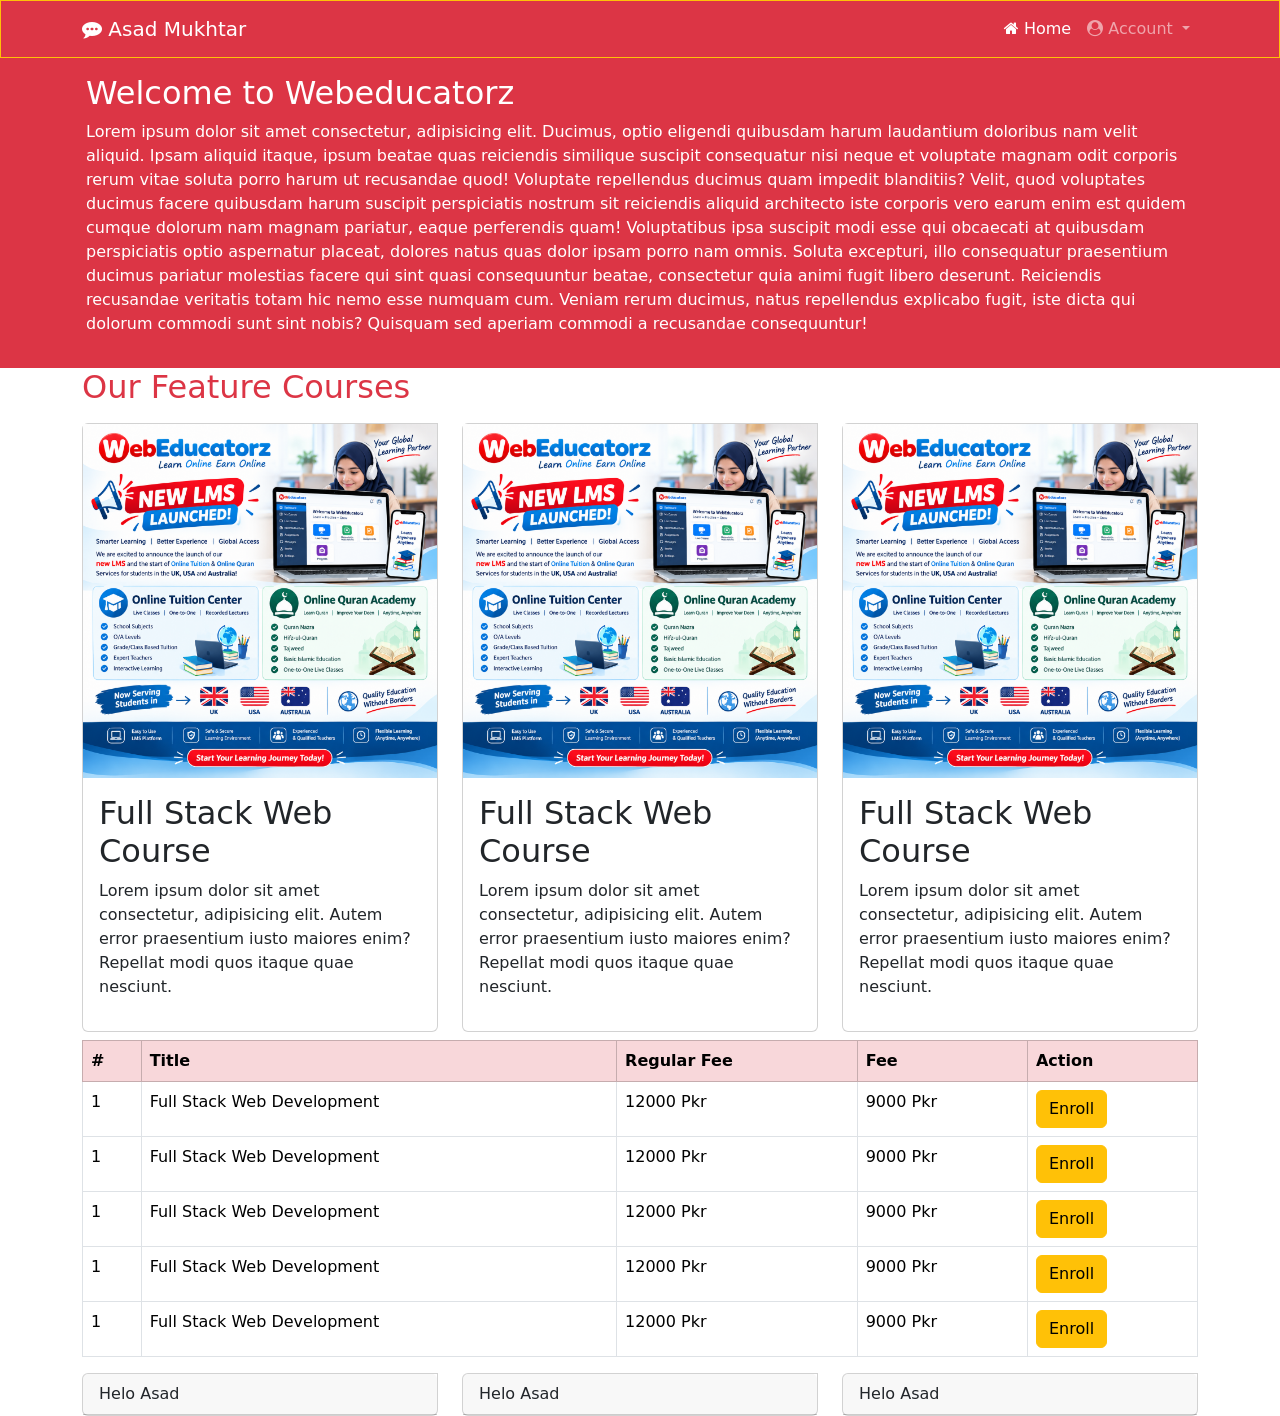
<file: index.html>
<!doctype html>
<html lang="en">

<head>
    <meta charset="utf-8">
    <meta name="viewport" content="width=device-width, initial-scale=1">
    <title>Bootstrap demo</title>
    <link href="bootstrap/css/bootstrap.min.css" rel="stylesheet" />
    <link rel="stylesheet" href="https://cdnjs.cloudflare.com/ajax/libs/font-awesome/4.7.0/css/font-awesome.min.css">
</head>
<style>
    .btn-purple {
        background-color: purple;
        color: white;
    }

    .btn-purple:hover {
        background-color: rgb(113, 1, 113);
        color: white;

    }

    .card {
        border-start-end-radius: 0px;
    }

    .card:hover {
        background-color: #dd0000;
        color: white;
    }
</style>

<body>
    <div class="navbar navbar-expand-lg navbar-dark bg-danger border border-top border-warning">
        <div class="container">
            <a class="navbar-brand" href="#">
                <i class="fa fa-commenting" aria-hidden="true"></i>
                Asad Mukhtar
            </a>
            <button class="navbar-toggler" type="button" data-bs-toggle="collapse" data-bs-target="#asad"
                aria-controls="navbarSupportedContent" aria-expanded="false" aria-label="Toggle navigation">
                <span class="navbar-toggler-icon"></span>
            </button>
            <div class="collapse navbar-collapse" id="asad">
                <ul class="navbar-nav ms-auto">
                    <li class="nav-item">
                        <a href="#" class="nav-link active">
                            <i class="fa fa-home"></i>
                            Home
                        </a>
                    </li>
                    <li class="nav-item dropdown">
                        <a class="nav-link dropdown-toggle" href="#" id="navbarDarkDropdownMenuLink" role="button"
                            data-bs-toggle="dropdown" aria-expanded="false">
                            <i class="fa fa-user-circle"></i>
                            Account
                        </a>
                        <ul class="dropdown-menu dropdown-menu-dark" aria-labelledby="navbarDarkDropdownMenuLink">
                            <li><a class="dropdown-item" href="#">Login</a></li>
                            <li><a class="dropdown-item" href="#">Register</a></li>
                            <li><a class="dropdown-item" href="#">Logout</a></li>
                        </ul>
                    </li>
                </ul>
            </div>
        </div>
    </div>
    <div class="bg-danger">
        <div class="container p-3 text-white">
            <h2>Welcome to Webeducatorz</h2>
            <p>
                Lorem ipsum dolor sit amet consectetur, adipisicing elit. Ducimus, optio eligendi quibusdam harum
                laudantium doloribus nam velit aliquid. Ipsam aliquid itaque, ipsum beatae quas reiciendis similique
                suscipit consequatur nisi neque et voluptate magnam odit corporis rerum vitae soluta porro harum ut
                recusandae quod! Voluptate repellendus ducimus quam impedit blanditiis? Velit, quod voluptates ducimus
                facere quibusdam harum suscipit perspiciatis nostrum sit reiciendis aliquid architecto iste corporis
                vero earum enim est quidem cumque dolorum nam magnam pariatur, eaque perferendis quam! Voluptatibus ipsa
                suscipit modi esse qui obcaecati at quibusdam perspiciatis optio aspernatur placeat, dolores natus quas
                dolor ipsam porro nam omnis. Soluta excepturi, illo consequatur praesentium ducimus pariatur molestias
                facere qui sint quasi consequuntur beatae, consectetur quia animi fugit libero deserunt. Reiciendis
                recusandae veritatis totam hic nemo esse numquam cum. Veniam rerum ducimus, natus repellendus explicabo
                fugit, iste dicta qui dolorum commodi sunt sint nobis? Quisquam sed aperiam commodi a recusandae
                consequuntur!
            </p>
        </div>
    </div>
    <div class="container">
        <h2 class="text-danger">Our Feature Courses</h2>
        <div class="row">
            <div class="col-lg-4">
                <div class="card mt-2">
                    <div>
                        <img src="images/lms.png" width="100%" alt="">
                    </div>
                    <div class="card-body">
                        <h2>Full Stack Web Course</h2>
                        <div class="card-text">
                            <p>
                                Lorem ipsum dolor sit amet consectetur, adipisicing elit. Autem error praesentium iusto
                                maiores enim? Repellat modi quos itaque quae nesciunt.
                            </p>
                        </div>
                    </div>
                </div>
            </div>
            <div class="col-lg-4">
                <div class="card mt-2">
                    <div>
                        <img src="images/lms.png" width="100%" alt="">
                    </div>
                    <div class="card-body">
                        <h2>Full Stack Web Course</h2>
                        <div class="card-text">
                            <p>
                                Lorem ipsum dolor sit amet consectetur, adipisicing elit. Autem error praesentium iusto
                                maiores enim? Repellat modi quos itaque quae nesciunt.
                            </p>
                        </div>
                    </div>
                </div>
            </div>
            <div class="col-lg-4">
                <div class="card mt-2">
                    <div>
                        <img src="images/lms.png" width="100%" alt="">
                    </div>
                    <div class="card-body">
                        <h2>Full Stack Web Course</h2>
                        <div class="card-text">
                            <p>
                                Lorem ipsum dolor sit amet consectetur, adipisicing elit. Autem error praesentium iusto
                                maiores enim? Repellat modi quos itaque quae nesciunt.
                            </p>
                        </div>
                    </div>
                </div>
            </div>
        </div>
    </div>
    <div class="container mt-2">
        <table class="table table-bordered table-hover table-stripped">
            <tr class="table-danger">
                <th>#</th>
                <th>Title</th>
                <th>Regular Fee</th>
                <th>Fee</th>
                <th>Action</th>
            </tr>
            <tr>
                <td>1</td>
                <td>Full Stack Web Development</td>
                <td>12000 Pkr</td>
                <td>9000 Pkr</td>
                <td>
                    <button class="btn btn-warning">Enroll</button>
                </td>
            </tr>
            <tr>
                <td>1</td>
                <td>Full Stack Web Development</td>
                <td>12000 Pkr</td>
                <td>9000 Pkr</td>
                <td>
                    <button class="btn btn-warning">Enroll</button>
                </td>
            </tr>
            <tr>
                <td>1</td>
                <td>Full Stack Web Development</td>
                <td>12000 Pkr</td>
                <td>9000 Pkr</td>
                <td>
                    <button class="btn btn-warning">Enroll</button>
                </td>
            </tr>
            <tr>
                <td>1</td>
                <td>Full Stack Web Development</td>
                <td>12000 Pkr</td>
                <td>9000 Pkr</td>
                <td>
                    <button class="btn btn-warning">Enroll</button>
                </td>
            </tr>
            <tr>
                <td>1</td>
                <td>Full Stack Web Development</td>
                <td>12000 Pkr</td>
                <td>9000 Pkr</td>
                <td>
                    <button class="btn btn-warning">Enroll</button>
                </td>
            </tr>
        </table>
    </div>
    <div class="container">
        <div class="row">
            <div class="col-lg-4">
                <div class="card">
                    <div class="card-header">
                        Helo Asad
                    </div>
                </div>
            </div>
            <div class="col-lg-4">
                <div class="card">
                    <div class="card-header">
                        Helo Asad
                    </div>
                </div>
            </div>
            <div class="col-lg-4">
                <div class="card">
                    <div class="card-header">
                        Helo Asad
                    </div>
                </div>
            </div>
        </div>
    </div>
    <script src="bootstrap/js/bootstrap.bundle.js"></script>
</body>

</html>
</file>
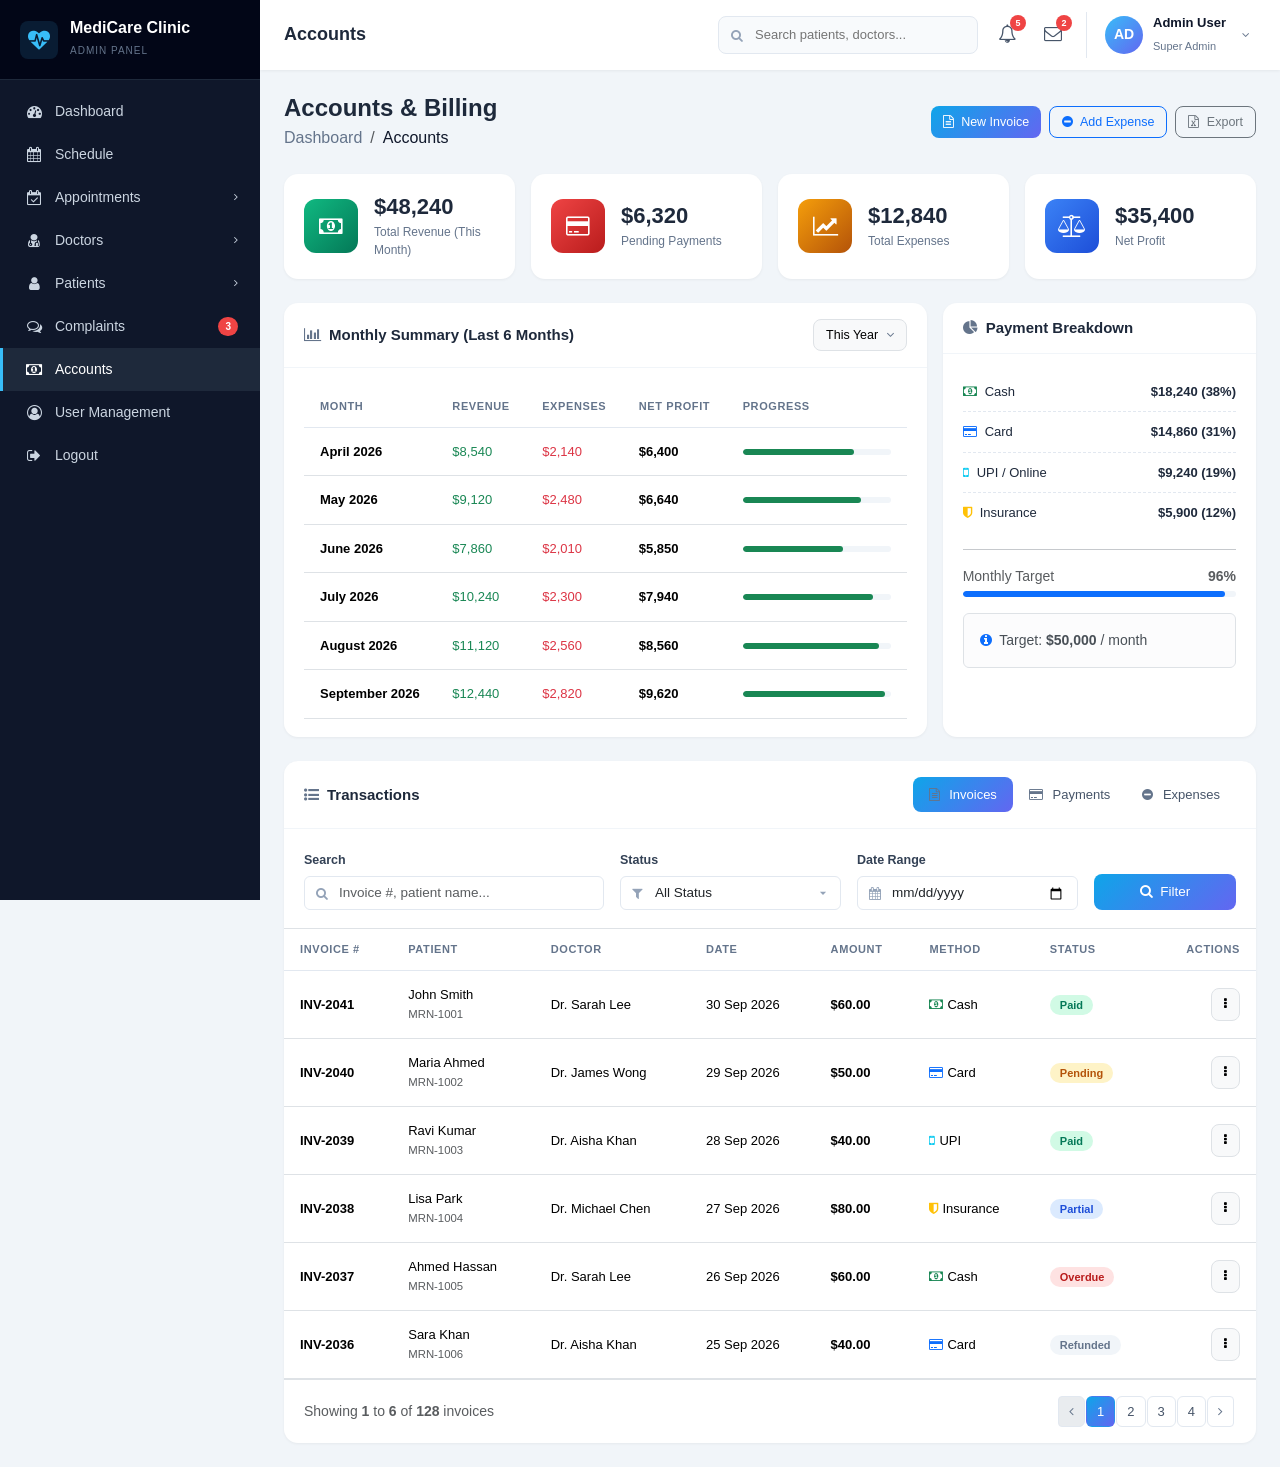
<file: frontend/accounts.html>
<!DOCTYPE html>
<html lang="en">

<head>
    <meta charset="UTF-8">
    <meta name="viewport" content="width=device-width, initial-scale=1.0">
    <title>Accounts - Clinic Admin</title>

    <!-- Bootstrap 5 -->
    <link href="https://cdn.jsdelivr.net/npm/bootstrap@5.3.3/dist/css/bootstrap.min.css" rel="stylesheet">
    <!-- Font Awesome 4 -->
    <link rel="stylesheet" href="https://cdnjs.cloudflare.com/ajax/libs/font-awesome/4.7.0/css/font-awesome.min.css">

    <style>
        :root {
            --sidebar-bg: #0f172a;
            --sidebar-hover: #1e293b;
            --sidebar-text: #cbd5e1;
            --accent: #38bdf8;
            --sidebar-w: 260px;
        }

        body {
            font-family: 'Segoe UI', Tahoma, Arial, sans-serif;
            background: #f1f5f9;
            color: #1e293b;
            overflow-x: hidden;
        }

        /* ---------- SIDEBAR ---------- */
        .sidebar {
            width: var(--sidebar-w);
            background: var(--sidebar-bg);
            color: var(--sidebar-text);
            position: fixed;
            top: 0;
            left: 0;
            bottom: 0;
            overflow-y: auto;
            transition: transform .3s ease;
            z-index: 1040;
            display: flex;
            flex-direction: column;
        }

        .sidebar::-webkit-scrollbar {
            width: 6px;
        }

        .sidebar::-webkit-scrollbar-thumb {
            background: #334155;
            border-radius: 4px;
        }

        .brand {
            padding: 18px 20px;
            display: flex;
            align-items: center;
            gap: 12px;
            background: #020617;
            border-bottom: 1px solid #1e293b;
            flex-shrink: 0;
        }

        .brand i {
            font-size: 22px;
            color: var(--accent);
            background: rgba(56, 189, 248, .12);
            padding: 8px;
            border-radius: 8px;
        }

        .brand-text h2 {
            font-size: 16px;
            color: #fff;
            margin: 0;
            font-weight: 600;
        }

        .brand-text span {
            font-size: 10px;
            color: #64748b;
            letter-spacing: 1px;
            text-transform: uppercase;
        }

        .nav-side {
            padding: 10px 0;
            flex: 1;
        }

        .nav-side .nav-title {
            font-size: 10px;
            text-transform: uppercase;
            letter-spacing: 1.2px;
            color: #475569;
            padding: 14px 22px 6px;
            font-weight: 600;
        }

        .nav-side .nav-link {
            display: flex;
            align-items: center;
            gap: 12px;
            padding: 11px 22px;
            color: var(--sidebar-text);
            font-size: 14px;
            text-decoration: none;
            border-left: 3px solid transparent;
            transition: all .2s;
            cursor: pointer;
        }

        .nav-side .nav-link:hover {
            background: var(--sidebar-hover);
            color: #fff;
        }

        .nav-side .nav-link.active {
            background: var(--sidebar-hover);
            color: #fff;
            border-left-color: var(--accent);
        }

        .nav-side .nav-link .fa:first-child {
            width: 18px;
            text-align: center;
            font-size: 15px;
        }

        .nav-side .nav-link .arrow {
            margin-left: auto;
            font-size: 11px;
            transition: transform .2s;
        }

        .nav-side .nav-link[aria-expanded="true"] .arrow {
            transform: rotate(90deg);
        }

        .submenu {
            background: #020617;
        }

        .submenu .nav-link {
            padding: 9px 22px 9px 52px;
            font-size: 13px;
            border-left: none;
        }

        .submenu .nav-link .fa {
            font-size: 11px;
            color: #64748b;
        }

        .badge-pill-sm {
            margin-left: auto;
            background: #ef4444;
            color: #fff;
            font-size: 10px;
            padding: 2px 7px;
            border-radius: 10px;
            font-weight: 600;
        }

        .sidebar-footer {
            border-top: 1px solid #1e293b;
            background: #020617;
            flex-shrink: 0;
        }

        .sidebar-footer .nav-link {
            color: #f87171;
        }

        .sidebar-footer .nav-link:hover {
            background: #450a0a;
            color: #fecaca;
        }

        /* ---------- MAIN ---------- */
        .main-wrap {
            margin-left: var(--sidebar-w);
            min-height: 100vh;
            display: flex;
            flex-direction: column;
            transition: margin-left .3s ease;
        }

        .topbar {
            background: #fff;
            padding: 12px 24px;
            display: flex;
            align-items: center;
            gap: 16px;
            box-shadow: 0 1px 3px rgba(0, 0, 0, .06);
            position: sticky;
            top: 0;
            z-index: 1030;
        }

        .toggle-btn {
            background: none;
            border: none;
            font-size: 20px;
            color: #334155;
            cursor: pointer;
            display: none;
            padding: 4px 8px;
        }

        .page-title {
            font-size: 18px;
            font-weight: 600;
            margin: 0;
        }

        .search-wrap {
            margin-left: auto;
            position: relative;
        }

        .search-wrap input {
            padding: 8px 12px 8px 36px;
            border: 1px solid #e2e8f0;
            border-radius: 8px;
            font-size: 13px;
            width: 260px;
            outline: none;
            background: #f8fafc;
            transition: all .2s;
        }

        .search-wrap input:focus {
            border-color: var(--accent);
            background: #fff;
        }

        .search-wrap .fa-search {
            position: absolute;
            left: 13px;
            top: 50%;
            transform: translateY(-50%);
            color: #94a3b8;
            font-size: 13px;
        }

        .top-icons {
            display: flex;
            align-items: center;
            gap: 20px;
        }

        .top-icons .icon-btn {
            position: relative;
            color: #475569;
            font-size: 18px;
            cursor: pointer;
            background: none;
            border: none;
            padding: 4px;
            transition: color .2s;
        }

        .top-icons .icon-btn:hover {
            color: #0f172a;
        }

        .top-icons .dot {
            position: absolute;
            top: -2px;
            right: -6px;
            background: #ef4444;
            color: #fff;
            font-size: 9px;
            min-width: 16px;
            height: 16px;
            padding: 0 4px;
            border-radius: 10px;
            display: flex;
            align-items: center;
            justify-content: center;
            font-weight: 600;
        }

        .user-chip {
            display: flex;
            align-items: center;
            gap: 10px;
            padding-left: 18px;
            border-left: 1px solid #e2e8f0;
            cursor: pointer;
            background: none;
            border-top: none;
            border-right: none;
            border-bottom: none;
        }

        .user-chip .avatar {
            width: 38px;
            height: 38px;
            border-radius: 50%;
            background: linear-gradient(135deg, #38bdf8, #6366f1);
            color: #fff;
            display: flex;
            align-items: center;
            justify-content: center;
            font-weight: 600;
            font-size: 14px;
        }

        .user-chip .info {
            text-align: left;
        }

        .user-chip .info strong {
            display: block;
            font-size: 13px;
            color: #0f172a;
        }

        .user-chip .info span {
            font-size: 11px;
            color: #64748b;
        }

        /* Content */
        .content {
            padding: 24px;
            flex: 1;
        }

        /* Stat cards */
        .stat-card {
            background: #fff;
            border-radius: 14px;
            padding: 20px;
            display: flex;
            align-items: center;
            gap: 16px;
            box-shadow: 0 1px 3px rgba(0, 0, 0, .05);
            transition: transform .2s, box-shadow .2s;
            height: 100%;
        }

        .stat-card:hover {
            transform: translateY(-4px);
            box-shadow: 0 10px 24px rgba(0, 0, 0, .08);
        }

        .stat-icon {
            width: 54px;
            height: 54px;
            border-radius: 12px;
            display: flex;
            align-items: center;
            justify-content: center;
            font-size: 22px;
            color: #fff;
            flex-shrink: 0;
        }

        .bg-grad-blue {
            background: linear-gradient(135deg, #3b82f6, #1d4ed8);
        }

        .bg-grad-green {
            background: linear-gradient(135deg, #10b981, #047857);
        }

        .bg-grad-orange {
            background: linear-gradient(135deg, #f59e0b, #b45309);
        }

        .bg-grad-purple {
            background: linear-gradient(135deg, #8b5cf6, #6d28d9);
        }

        .bg-grad-red {
            background: linear-gradient(135deg, #ef4444, #b91c1c);
        }

        .bg-grad-teal {
            background: linear-gradient(135deg, #14b8a6, #0f766e);
        }

        .stat-info h3 {
            font-size: 22px;
            font-weight: 700;
            margin: 0;
        }

        .stat-info p {
            font-size: 12px;
            color: #64748b;
            margin: 2px 0 0;
        }

        /* Panels */
        .panel {
            background: #fff;
            border-radius: 14px;
            box-shadow: 0 1px 3px rgba(0, 0, 0, .05);
            overflow: hidden;
            height: 100%;
        }

        .panel-head {
            padding: 16px 20px;
            border-bottom: 1px solid #f1f5f9;
            display: flex;
            align-items: center;
            justify-content: space-between;
        }

        .panel-head h6 {
            margin: 0;
            font-weight: 600;
            font-size: 15px;
        }

        .panel-head .fa {
            color: #64748b;
        }

        .panel-body {
            padding: 18px 20px;
        }

        /* Table */
        .table thead th {
            font-size: 11px;
            text-transform: uppercase;
            letter-spacing: .6px;
            color: #64748b;
            font-weight: 600;
            border-bottom: 1px solid #e2e8f0;
            padding: 12px 16px;
        }

        .table tbody td {
            padding: 14px 16px;
            font-size: 13px;
            vertical-align: middle;
        }

        .table tbody tr:hover {
            background: #f8fafc;
        }

        .status-badge {
            font-size: 11px;
            padding: 4px 10px;
            border-radius: 20px;
            font-weight: 600;
        }

        .st-paid {
            background: #d1fae5;
            color: #047857;
        }

        .st-pending {
            background: #fef3c7;
            color: #b45309;
        }

        .st-partial {
            background: #dbeafe;
            color: #1d4ed8;
        }

        .st-refunded {
            background: #f1f5f9;
            color: #64748b;
        }

        .st-overdue {
            background: #fee2e2;
            color: #b91c1c;
        }

        /* Overlay for mobile */
        .sidebar-overlay {
            position: fixed;
            inset: 0;
            background: rgba(0, 0, 0, .5);
            z-index: 1035;
            opacity: 0;
            visibility: hidden;
            transition: opacity .3s;
        }

        .sidebar-overlay.show {
            opacity: 1;
            visibility: visible;
        }

        /* Input with leading icon */
        .input-icon-wrap {
            position: relative;
        }

        .input-icon-wrap .input-icon {
            position: absolute;
            left: 12px;
            top: 50%;
            transform: translateY(-50%);
            color: #94a3b8;
            font-size: 13px;
            pointer-events: none;
            z-index: 3;
        }

        .input-icon-wrap .form-control,
        .input-icon-wrap .form-select {
            padding-left: 34px;
            font-size: 13.5px;
            border-color: #e2e8f0;
            transition: all .2s;
        }

        .input-icon-wrap .form-control:focus,
        .input-icon-wrap .form-select:focus {
            border-color: #38bdf8;
            box-shadow: 0 0 0 3px rgba(56, 189, 248, .15);
        }

        .input-icon-wrap .form-select {
            background-position: right 12px center;
            appearance: none;
            -webkit-appearance: none;
            background-image: url("data:image/svg+xml,%3Csvg xmlns='http://www.w3.org/2000/svg' width='12' height='12' viewBox='0 0 16 16'%3E%3Cpath fill='%2394a3b8' d='M8 11L3 6h10z'/%3E%3C/svg%3E");
            background-repeat: no-repeat;
            background-size: 10px;
        }

        /* Form labels */
        .form-label {
            font-size: 12.5px;
            font-weight: 600;
            color: #334155;
            margin-bottom: 6px;
        }

        /* Buttons */
        .btn-primary {
            background: linear-gradient(135deg, #0ea5e9, #6366f1);
            border: none;
        }

        .btn-primary:hover {
            background: linear-gradient(135deg, #0284c7, #4f46e5);
        }

        .btn {
            border-radius: 8px;
            font-size: 13.5px;
            padding: 8px 16px;
        }

        .btn-sm {
            font-size: 12.5px;
            padding: 6px 12px;
        }

        /* Breadcrumb */
        .breadcrumb-item a {
            color: #64748b;
        }

        .breadcrumb-item.active {
            color: #0f172a;
            font-weight: 500;
        }

        /* Invoice/transaction icon */
        .txn-icon {
            width: 40px;
            height: 40px;
            border-radius: 10px;
            display: flex;
            align-items: center;
            justify-content: center;
            font-size: 16px;
            flex-shrink: 0;
        }

        .txn-in {
            background: #dcfce7;
            color: #047857;
        }

        .txn-out {
            background: #fee2e2;
            color: #b91c1c;
        }

        .txn-ref {
            background: #f1f5f9;
            color: #475569;
        }

        /* Pill tabs */
        .nav-pills .nav-link {
            font-size: 13px;
            color: #475569;
            border-radius: 8px;
            padding: 8px 16px;
            font-weight: 500;
        }

        .nav-pills .nav-link:hover {
            background: #f1f5f9;
        }

        .nav-pills .nav-link.active {
            background: linear-gradient(135deg, #0ea5e9, #6366f1);
            color: #fff;
        }

        .nav-pills .nav-link .fa {
            margin-right: 6px;
        }

        /* Dropdown menu */
        .dropdown-menu {
            font-size: 13px;
            border-radius: 10px;
            border: 1px solid #e2e8f0;
            padding: 6px;
        }

        .dropdown-item {
            border-radius: 6px;
            padding: 7px 10px;
        }

        .dropdown-item:hover {
            background: #f1f5f9;
        }

        /* Progress thin */
        .progress-thin {
            height: 6px;
            border-radius: 4px;
            background: #f1f5f9;
        }

        .progress-thin .progress-bar {
            border-radius: 4px;
        }

        /* Pagination */
        .pagination .page-link {
            color: #475569;
            border-color: #e2e8f0;
            border-radius: 6px;
            margin: 0 2px;
            font-size: 13px;
            padding: 5px 10px;
        }

        .pagination .page-item.active .page-link {
            background: linear-gradient(135deg, #0ea5e9, #6366f1);
            border-color: transparent;
            color: #fff;
        }

        .pagination .page-link:hover {
            background: #f1f5f9;
            color: #0f172a;
        }

        /* Modal */
        .modal-content {
            border-radius: 14px;
            border: none;
        }

        .modal-header {
            border-bottom: 1px solid #f1f5f9;
            padding: 18px 22px;
        }

        .modal-title {
            font-size: 15px;
            font-weight: 600;
        }

        .modal-body {
            padding: 22px;
        }

        .modal-footer {
            border-top: 1px solid #f1f5f9;
            padding: 14px 22px;
        }

        /* Summary card */
        .summary-list {
            list-style: none;
            padding: 0;
            margin: 0;
        }

        .summary-list li {
            display: flex;
            justify-content: space-between;
            align-items: center;
            padding: 10px 0;
            border-bottom: 1px dashed #e2e8f0;
            font-size: 13px;
        }

        .summary-list li:last-child {
            border-bottom: none;
        }

        /* ---------- RESPONSIVE ---------- */
        @media (max-width: 991.98px) {
            .sidebar {
                transform: translateX(-100%);
            }

            .sidebar.show {
                transform: translateX(0);
            }

            .main-wrap {
                margin-left: 0;
            }

            .toggle-btn {
                display: inline-block;
            }

            .search-wrap input {
                width: 180px;
            }

            .user-chip .info {
                display: none;
            }
        }

        @media (max-width: 575.98px) {
            .search-wrap {
                display: none;
            }

            .content {
                padding: 16px;
            }
        }
    </style>
</head>

<body>

    <!-- ============ SIDEBAR ============ -->
    <aside class="sidebar" id="sidebar">

        <div class="brand">
            <i class="fa fa-heartbeat" aria-hidden="true"></i>
            <div class="brand-text">
                <h2>MediCare Clinic</h2>
                <span>Admin Panel</span>
            </div>
        </div>

        <nav class="nav-side">

            <a href="dashboard.html" class="nav-link">
                <i class="fa fa-dashboard" aria-hidden="true"></i>
                <span>Dashboard</span>
            </a>

            <a href="schedule.html" class="nav-link">
                <i class="fa fa-calendar" aria-hidden="true"></i>
                <span>Schedule</span>
            </a>

            <a class="nav-link" data-bs-toggle="collapse" href="#menuAppointment" role="button" aria-expanded="false">
                <i class="fa fa-calendar-check-o" aria-hidden="true"></i>
                <span>Appointments</span>
                <i class="fa fa-angle-right arrow" aria-hidden="true"></i>
            </a>
            <div class="collapse submenu" id="menuAppointment">
                <a href="appointments/create.html" class="nav-link">
                    <i class="fa fa-plus-circle" aria-hidden="true"></i> New Appointment
                </a>
                <a href="appointments/appointments.html" class="nav-link">
                    <i class="fa fa-list-ul" aria-hidden="true"></i> All Appointments
                </a>
            </div>

            <a class="nav-link" data-bs-toggle="collapse" href="#menuDoctors" role="button" aria-expanded="false">
                <i class="fa fa-user-md" aria-hidden="true"></i>
                <span>Doctors</span>
                <i class="fa fa-angle-right arrow" aria-hidden="true"></i>
            </a>
            <div class="collapse submenu" id="menuDoctors">
                <a href="doctors/create.html" class="nav-link">
                    <i class="fa fa-user-plus" aria-hidden="true"></i> Create Doctor
                </a>
                <a href="doctors/doctors.html" class="nav-link">
                    <i class="fa fa-users" aria-hidden="true"></i> All Doctors
                </a>
                <a href="doctors/specislists.html" class="nav-link">
                    <i class="fa fa-stethoscope" aria-hidden="true"></i> Specialists
                </a>
            </div>

            <a class="nav-link" data-bs-toggle="collapse" href="#menuPatients" role="button" aria-expanded="false">
                <i class="fa fa-user" aria-hidden="true"></i>
                <span>Patients</span>
                <i class="fa fa-angle-right arrow" aria-hidden="true"></i>
            </a>
            <div class="collapse submenu" id="menuPatients">
                <a href="patients/create.html" class="nav-link">
                    <i class="fa fa-user-plus" aria-hidden="true"></i> New Patient
                </a>
                <a href="patients/patients.html" class="nav-link">
                    <i class="fa fa-users" aria-hidden="true"></i> All Patients
                </a>
            </div>

            <a href="complaints.html" class="nav-link">
                <i class="fa fa-comments-o" aria-hidden="true"></i>
                <span>Complaints</span>
                <span class="badge-pill-sm">3</span>
            </a>

            <a href="accounts.html" class="nav-link active">
                <i class="fa fa-money" aria-hidden="true"></i>
                <span>Accounts</span>
            </a>

            <a href="users.html" class="nav-link">
                <i class="fa fa-user-circle-o" aria-hidden="true"></i>
                <span>User Management</span>
            </a>

            <a href="#" class="nav-link">
                <i class="fa fa-sign-out" aria-hidden="true"></i>
                <span>Logout</span>
            </a>

        </nav>
    </aside>

    <div class="sidebar-overlay" id="overlay"></div>

    <!-- ============ MAIN ============ -->
    <div class="main-wrap" id="mainWrap">

        <!-- Topbar -->
        <header class="topbar">
            <button class="toggle-btn" id="toggleBtn" aria-label="Toggle sidebar" data-bs-toggle="offcanvas"
                data-bs-target="#sidebar" aria-controls="sidebar">
                <i class="fa fa-bars" aria-hidden="true"></i>
            </button>
            <h1 class="page-title">Accounts</h1>

            <div class="search-wrap">
                <i class="fa fa-search" aria-hidden="true"></i>
                <input type="text" placeholder="Search patients, doctors...">
            </div>

            <div class="top-icons">
                <button class="icon-btn" title="Notifications">
                    <i class="fa fa-bell-o" aria-hidden="true"></i>
                    <span class="dot">5</span>
                </button>
                <button class="icon-btn" title="Messages">
                    <i class="fa fa-envelope-o" aria-hidden="true"></i>
                    <span class="dot">2</span>
                </button>
                <div class="dropdown">
                    <button class="user-chip" data-bs-toggle="dropdown" aria-expanded="false">
                        <div class="avatar">AD</div>
                        <div class="info">
                            <strong>Admin User</strong>
                            <span>Super Admin</span>
                        </div>
                        <i class="fa fa-angle-down" style="font-size:12px;color:#64748b;margin-left:6px;"></i>
                    </button>
                    <ul class="dropdown-menu dropdown-menu-end shadow-sm">
                        <li><a class="dropdown-item" href="#"><i class="fa fa-user-o me-2"></i>My Profile</a></li>
                        <li><a class="dropdown-item" href="#"><i class="fa fa-cog me-2"></i>Settings</a></li>
                        <li>
                            <hr class="dropdown-divider">
                        </li>
                        <li><a class="dropdown-item text-danger" href="#"><i class="fa fa-sign-out me-2"></i>Logout</a>
                        </li>
                    </ul>
                </div>
            </div>
        </header>

        <!-- ================= MAIN CONTENT: ACCOUNTS ================= -->
        <main class="content">

            <!-- Page Header -->
            <div class="d-flex flex-wrap justify-content-between align-items-center mb-4 gap-2">
                <div>
                    <h4 class="mb-1 fw-bold">Accounts &amp; Billing</h4>
                    <nav aria-label="breadcrumb">
                        <ol class="breadcrumb mb-0 small">
                            <li class="breadcrumb-item"><a href="dashboard.html"
                                    class="text-decoration-none">Dashboard</a></li>
                            <li class="breadcrumb-item active" aria-current="page">Accounts</li>
                        </ol>
                    </nav>
                </div>
                <div class="d-flex gap-2 flex-wrap">
                    <button class="btn btn-primary btn-sm" data-bs-toggle="modal" data-bs-target="#newInvoiceModal">
                        <i class="fa fa-file-text-o me-1" aria-hidden="true"></i> New Invoice
                    </button>
                    <button class="btn btn-outline-primary btn-sm" data-bs-toggle="modal"
                        data-bs-target="#newExpenseModal">
                        <i class="fa fa-minus-circle me-1" aria-hidden="true"></i> Add Expense
                    </button>
                    <button class="btn btn-outline-secondary btn-sm">
                        <i class="fa fa-file-excel-o me-1" aria-hidden="true"></i> Export
                    </button>
                </div>
            </div>

            <!-- Quick Stats Row -->
            <div class="row g-3 mb-4">
                <div class="col-sm-6 col-lg-3">
                    <div class="stat-card">
                        <div class="stat-icon bg-grad-green"><i class="fa fa-money" aria-hidden="true"></i></div>
                        <div class="stat-info">
                            <h3>$48,240</h3>
                            <p>Total Revenue (This Month)</p>
                        </div>
                    </div>
                </div>
                <div class="col-sm-6 col-lg-3">
                    <div class="stat-card">
                        <div class="stat-icon bg-grad-red"><i class="fa fa-credit-card" aria-hidden="true"></i></div>
                        <div class="stat-info">
                            <h3>$6,320</h3>
                            <p>Pending Payments</p>
                        </div>
                    </div>
                </div>
                <div class="col-sm-6 col-lg-3">
                    <div class="stat-card">
                        <div class="stat-icon bg-grad-orange"><i class="fa fa-line-chart" aria-hidden="true"></i></div>
                        <div class="stat-info">
                            <h3>$12,840</h3>
                            <p>Total Expenses</p>
                        </div>
                    </div>
                </div>
                <div class="col-sm-6 col-lg-3">
                    <div class="stat-card">
                        <div class="stat-icon bg-grad-blue"><i class="fa fa-balance-scale" aria-hidden="true"></i></div>
                        <div class="stat-info">
                            <h3>$35,400</h3>
                            <p>Net Profit</p>
                        </div>
                    </div>
                </div>
            </div>

            <!-- Revenue / Expenses Summary -->
            <div class="row g-3 mb-4">
                <div class="col-lg-8">
                    <div class="panel">
                        <div class="panel-head">
                            <h6><i class="fa fa-bar-chart me-2" aria-hidden="true"></i>Monthly Summary (Last 6 Months)
                            </h6>
                            <div class="dropdown">
                                <button class="btn btn-sm btn-light border" data-bs-toggle="dropdown">
                                    This Year <i class="fa fa-angle-down ms-1" aria-hidden="true"></i>
                                </button>
                                <ul class="dropdown-menu dropdown-menu-end shadow-sm">
                                    <option>This Year</option>
                                    <li><a class="dropdown-item" href="#">This Year</a></li>
                                    <li><a class="dropdown-item" href="#">Last Year</a></li>
                                    <li><a class="dropdown-item" href="#">This Quarter</a></li>
                                </ul>
                            </div>
                        </div>
                        <div class="panel-body">
                            <div class="table-responsive">
                                <table class="table align-middle mb-0">
                                    <thead>
                                        <tr>
                                            <th>Month</th>
                                            <th>Revenue</th>
                                            <th>Expenses</th>
                                            <th>Net Profit</th>
                                            <th style="width:180px;">Progress</th>
                                        </tr>
                                    </thead>
                                    <tbody>
                                        <tr>
                                            <td><strong>April 2026</strong></td>
                                            <td class="text-success">$8,540</td>
                                            <td class="text-danger">$2,140</td>
                                            <td class="fw-semibold">$6,400</td>
                                            <td>
                                                <div class="progress progress-thin">
                                                    <div class="progress-bar bg-success" style="width: 75%"></div>
                                                </div>
                                            </td>
                                        </tr>
                                        <tr>
                                            <td><strong>May 2026</strong></td>
                                            <td class="text-success">$9,120</td>
                                            <td class="text-danger">$2,480</td>
                                            <td class="fw-semibold">$6,640</td>
                                            <td>
                                                <div class="progress progress-thin">
                                                    <div class="progress-bar bg-success" style="width: 80%"></div>
                                                </div>
                                            </td>
                                        </tr>
                                        <tr>
                                            <td><strong>June 2026</strong></td>
                                            <td class="text-success">$7,860</td>
                                            <td class="text-danger">$2,010</td>
                                            <td class="fw-semibold">$5,850</td>
                                            <td>
                                                <div class="progress progress-thin">
                                                    <div class="progress-bar bg-success" style="width: 68%"></div>
                                                </div>
                                            </td>
                                        </tr>
                                        <tr>
                                            <td><strong>July 2026</strong></td>
                                            <td class="text-success">$10,240</td>
                                            <td class="text-danger">$2,300</td>
                                            <td class="fw-semibold">$7,940</td>
                                            <td>
                                                <div class="progress progress-thin">
                                                    <div class="progress-bar bg-success" style="width: 88%"></div>
                                                </div>
                                            </td>
                                        </tr>
                                        <tr>
                                            <td><strong>August 2026</strong></td>
                                            <td class="text-success">$11,120</td>
                                            <td class="text-danger">$2,560</td>
                                            <td class="fw-semibold">$8,560</td>
                                            <td>
                                                <div class="progress progress-thin">
                                                    <div class="progress-bar bg-success" style="width: 92%"></div>
                                                </div>
                                            </td>
                                        </tr>
                                        <tr>
                                            <td><strong>September 2026</strong></td>
                                            <td class="text-success">$12,440</td>
                                            <td class="text-danger">$2,820</td>
                                            <td class="fw-semibold">$9,620</td>
                                            <td>
                                                <div class="progress progress-thin">
                                                    <div class="progress-bar bg-success" style="width: 96%"></div>
                                                </div>
                                            </td>
                                        </tr>
                                    </tbody>
                                </table>
                            </div>
                        </div>
                    </div>
                </div>

                <div class="col-lg-4">
                    <div class="panel h-100">
                        <div class="panel-head">
                            <h6><i class="fa fa-pie-chart me-2" aria-hidden="true"></i>Payment Breakdown</h6>
                        </div>
                        <div class="panel-body">
                            <ul class="summary-list mb-3">
                                <li>
                                    <span><i class="fa fa-money text-success me-2" aria-hidden="true"></i>Cash</span>
                                    <strong>$18,240 (38%)</strong>
                                </li>
                                <li>
                                    <span><i class="fa fa-credit-card text-primary me-2"
                                            aria-hidden="true"></i>Card</span>
                                    <strong>$14,860 (31%)</strong>
                                </li>
                                <li>
                                    <span><i class="fa fa-mobile text-info me-2" aria-hidden="true"></i>UPI /
                                        Online</span>
                                    <strong>$9,240 (19%)</strong>
                                </li>
                                <li>
                                    <span><i class="fa fa-shield text-warning me-2"
                                            aria-hidden="true"></i>Insurance</span>
                                    <strong>$5,900 (12%)</strong>
                                </li>
                            </ul>

                            <hr>

                            <div class="d-flex justify-content-between small text-muted mb-1">
                                <span>Monthly Target</span>
                                <span><strong>96%</strong></span>
                            </div>
                            <div class="progress progress-thin mb-3">
                                <div class="progress-bar bg-primary" style="width: 96%"></div>
                            </div>

                            <div class="alert alert-light border small mb-0">
                                <i class="fa fa-info-circle text-primary me-1" aria-hidden="true"></i>
                                Target: <strong>$50,000</strong> / month
                            </div>
                        </div>
                    </div>
                </div>
            </div>

            <!-- Tabs: Invoices / Expenses / Payments -->
            <div class="panel">
                <div class="panel-head flex-wrap gap-2">
                    <h6 class="mb-0"><i class="fa fa-list-ul me-2" aria-hidden="true"></i>Transactions</h6>
                    <ul class="nav nav-pills" id="txnTabs" role="tablist">
                        <li class="nav-item" role="presentation">
                            <button class="nav-link active" id="invoices-tab" data-bs-toggle="pill"
                                data-bs-target="#invoices" type="button" role="tab" aria-controls="invoices"
                                aria-selected="true">
                                <i class="fa fa-file-text-o" aria-hidden="true"></i> Invoices
                            </button>
                        </li>
                        <li class="nav-item" role="presentation">
                            <button class="nav-link" id="payments-tab" data-bs-toggle="pill" data-bs-target="#payments"
                                type="button" role="tab" aria-controls="payments" aria-selected="false">
                                <i class="fa fa-credit-card" aria-hidden="true"></i> Payments
                            </button>
                        </li>
                        <li class="nav-item" role="presentation">
                            <button class="nav-link" id="expenses-tab" data-bs-toggle="pill" data-bs-target="#expenses"
                                type="button" role="tab" aria-controls="expenses" aria-selected="false">
                                <i class="fa fa-minus-circle" aria-hidden="true"></i> Expenses
                            </button>
                        </li>
                    </ul>
                </div>

                <div class="tab-content" id="txnTabsContent">

                    <!-- ============== INVOICES TAB ============== -->
                    <div class="tab-pane fade show active" id="invoices" role="tabpanel" aria-labelledby="invoices-tab">

                        <div class="panel-body border-bottom">
                            <div class="row g-3 align-items-end">
                                <div class="col-md-4">
                                    <label class="form-label">Search</label>
                                    <div class="input-icon-wrap">
                                        <i class="fa fa-search input-icon" aria-hidden="true"></i>
                                        <input type="text" class="form-control"
                                            placeholder="Invoice #, patient name...">
                                    </div>
                                </div>
                                <div class="col-md-3">
                                    <label class="form-label">Status</label>
                                    <div class="input-icon-wrap">
                                        <i class="fa fa-filter input-icon" aria-hidden="true"></i>
                                        <select class="form-select">
                                            <option value="">All Status</option>
                                            <option>Paid</option>
                                            <option>Pending</option>
                                            <option>Partial</option>
                                            <option>Refunded</option>
                                            <option>Overdue</option>
                                        </select>
                                    </div>
                                </div>
                                <div class="col-md-3">
                                    <label class="form-label">Date Range</label>
                                    <div class="input-icon-wrap">
                                        <i class="fa fa-calendar input-icon" aria-hidden="true"></i>
                                        <input type="date" class="form-control">
                                    </div>
                                </div>
                                <div class="col-md-2">
                                    <button class="btn btn-primary w-100">
                                        <i class="fa fa-search me-1" aria-hidden="true"></i> Filter
                                    </button>
                                </div>
                            </div>
                        </div>

                        <div class="table-responsive">
                            <table class="table align-middle mb-0">
                                <thead>
                                    <tr>
                                        <th>Invoice #</th>
                                        <th>Patient</th>
                                        <th>Doctor</th>
                                        <th>Date</th>
                                        <th>Amount</th>
                                        <th>Method</th>
                                        <th>Status</th>
                                        <th class="text-end">Actions</th>
                                    </tr>
                                </thead>
                                <tbody>
                                    <tr>
                                        <td><strong>INV-2041</strong></td>
                                        <td>John Smith <br><small class="text-muted">MRN-1001</small></td>
                                        <td>Dr. Sarah Lee</td>
                                        <td>30 Sep 2026</td>
                                        <td class="fw-semibold">$60.00</td>
                                        <td><i class="fa fa-money text-success me-1" aria-hidden="true"></i>Cash</td>
                                        <td><span class="status-badge st-paid">Paid</span></td>
                                        <td class="text-end">
                                            <div class="dropdown">
                                                <button class="btn btn-sm btn-light border" data-bs-toggle="dropdown">
                                                    <i class="fa fa-ellipsis-v" aria-hidden="true"></i>
                                                </button>
                                                <ul class="dropdown-menu dropdown-menu-end shadow-sm">
                                                    <li><a class="dropdown-item" href="#"><i class="fa fa-eye me-2"
                                                                aria-hidden="true"></i>View</a></li>
                                                    <li><a class="dropdown-item" href="#"><i class="fa fa-pencil me-2"
                                                                aria-hidden="true"></i>Edit</a></li>
                                                    <li><a class="dropdown-item" href="#"><i class="fa fa-print me-2"
                                                                aria-hidden="true"></i>Print</a></li>
                                                    <li><a class="dropdown-item" href="#"><i
                                                                class="fa fa-envelope-o me-2"
                                                                aria-hidden="true"></i>Send Email</a></li>
                                                    <li>
                                                        <hr class="dropdown-divider">
                                                    </li>
                                                    <li><a class="dropdown-item text-danger" href="#"><i
                                                                class="fa fa-trash me-2"
                                                                aria-hidden="true"></i>Delete</a></li>
                                                </ul>
                                            </div>
                                        </td>
                                    </tr>
                                    <tr>
                                        <td><strong>INV-2040</strong></td>
                                        <td>Maria Ahmed <br><small class="text-muted">MRN-1002</small></td>
                                        <td>Dr. James Wong</td>
                                        <td>29 Sep 2026</td>
                                        <td class="fw-semibold">$50.00</td>
                                        <td><i class="fa fa-credit-card text-primary me-1" aria-hidden="true"></i>Card
                                        </td>
                                        <td><span class="status-badge st-pending">Pending</span></td>
                                        <td class="text-end">
                                            <div class="dropdown">
                                                <button class="btn btn-sm btn-light border" data-bs-toggle="dropdown">
                                                    <i class="fa fa-ellipsis-v" aria-hidden="true"></i>
                                                </button>
                                                <ul class="dropdown-menu dropdown-menu-end shadow-sm">
                                                    <li><a class="dropdown-item" href="#"><i class="fa fa-eye me-2"
                                                                aria-hidden="true"></i>View</a></li>
                                                    <li><a class="dropdown-item" href="#"><i class="fa fa-pencil me-2"
                                                                aria-hidden="true"></i>Edit</a></li>
                                                    <li><a class="dropdown-item" href="#"><i class="fa fa-check me-2"
                                                                aria-hidden="true"></i>Mark Paid</a></li>
                                                    <li><a class="dropdown-item" href="#"><i
                                                                class="fa fa-envelope-o me-2"
                                                                aria-hidden="true"></i>Send Reminder</a></li>
                                                    <li>
                                                        <hr class="dropdown-divider">
                                                    </li>
                                                    <li><a class="dropdown-item text-danger" href="#"><i
                                                                class="fa fa-trash me-2"
                                                                aria-hidden="true"></i>Delete</a></li>
                                                </ul>
                                            </div>
                                        </td>
                                    </tr>
                                    <tr>
                                        <td><strong>INV-2039</strong></td>
                                        <td>Ravi Kumar <br><small class="text-muted">MRN-1003</small></td>
                                        <td>Dr. Aisha Khan</td>
                                        <td>28 Sep 2026</td>
                                        <td class="fw-semibold">$40.00</td>
                                        <td><i class="fa fa-mobile text-info me-1" aria-hidden="true"></i>UPI</td>
                                        <td><span class="status-badge st-paid">Paid</span></td>
                                        <td class="text-end">
                                            <div class="dropdown">
                                                <button class="btn btn-sm btn-light border" data-bs-toggle="dropdown">
                                                    <i class="fa fa-ellipsis-v" aria-hidden="true"></i>
                                                </button>
                                                <ul class="dropdown-menu dropdown-menu-end shadow-sm">
                                                    <li><a class="dropdown-item" href="#"><i class="fa fa-eye me-2"
                                                                aria-hidden="true"></i>View</a></li>
                                                    <li><a class="dropdown-item" href="#"><i class="fa fa-pencil me-2"
                                                                aria-hidden="true"></i>Edit</a></li>
                                                    <li><a class="dropdown-item" href="#"><i class="fa fa-print me-2"
                                                                aria-hidden="true"></i>Print</a></li>
                                                    <li><a class="dropdown-item" href="#"><i
                                                                class="fa fa-envelope-o me-2"
                                                                aria-hidden="true"></i>Send Email</a></li>
                                                    <li>
                                                        <hr class="dropdown-divider">
                                                    </li>
                                                    <li><a class="dropdown-item text-danger" href="#"><i
                                                                class="fa fa-trash me-2"
                                                                aria-hidden="true"></i>Delete</a></li>
                                                </ul>
                                            </div>
                                        </td>
                                    </tr>
                                    <tr>
                                        <td><strong>INV-2038</strong></td>
                                        <td>Lisa Park <br><small class="text-muted">MRN-1004</small></td>
                                        <td>Dr. Michael Chen</td>
                                        <td>27 Sep 2026</td>
                                        <td class="fw-semibold">$80.00</td>
                                        <td><i class="fa fa-shield text-warning me-1" aria-hidden="true"></i>Insurance
                                        </td>
                                        <td><span class="status-badge st-partial">Partial</span></td>
                                        <td class="text-end">
                                            <div class="dropdown">
                                                <button class="btn btn-sm btn-light border" data-bs-toggle="dropdown">
                                                    <i class="fa fa-ellipsis-v" aria-hidden="true"></i>
                                                </button>
                                                <ul class="dropdown-menu dropdown-menu-end shadow-sm">
                                                    <li><a class="dropdown-item" href="#"><i class="fa fa-eye me-2"
                                                                aria-hidden="true"></i>View</a></li>
                                                    <li><a class="dropdown-item" href="#"><i class="fa fa-pencil me-2"
                                                                aria-hidden="true"></i>Edit</a></li>
                                                    <li><a class="dropdown-item" href="#"><i class="fa fa-check me-2"
                                                                aria-hidden="true"></i>Mark Paid</a></li>
                                                    <li><a class="dropdown-item" href="#"><i
                                                                class="fa fa-envelope-o me-2"
                                                                aria-hidden="true"></i>Send Reminder</a></li>
                                                    <li>
                                                        <hr class="dropdown-divider">
                                                    </li>
                                                    <li><a class="dropdown-item text-danger" href="#"><i
                                                                class="fa fa-trash me-2"
                                                                aria-hidden="true"></i>Delete</a></li>
                                                </ul>
                                            </div>
                                        </td>
                                    </tr>
                                    <tr>
                                        <td><strong>INV-2037</strong></td>
                                        <td>Ahmed Hassan <br><small class="text-muted">MRN-1005</small></td>
                                        <td>Dr. Sarah Lee</td>
                                        <td>26 Sep 2026</td>
                                        <td class="fw-semibold">$60.00</td>
                                        <td><i class="fa fa-money text-success me-1" aria-hidden="true"></i>Cash</td>
                                        <td><span class="status-badge st-overdue">Overdue</span></td>
                                        <td class="text-end">
                                            <div class="dropdown">
                                                <button class="btn btn-sm btn-light border" data-bs-toggle="dropdown">
                                                    <i class="fa fa-ellipsis-v" aria-hidden="true"></i>
                                                </button>
                                                <ul class="dropdown-menu dropdown-menu-end shadow-sm">
                                                    <li><a class="dropdown-item" href="#"><i class="fa fa-eye me-2"
                                                                aria-hidden="true"></i>View</a></li>
                                                    <li><a class="dropdown-item" href="#"><i class="fa fa-pencil me-2"
                                                                aria-hidden="true"></i>Edit</a></li>
                                                    <li><a class="dropdown-item" href="#"><i class="fa fa-check me-2"
                                                                aria-hidden="true"></i>Mark Paid</a></li>
                                                    <li><a class="dropdown-item" href="#"><i class="fa fa-bell-o me-2"
                                                                aria-hidden="true"></i>Send Reminder</a></li>
                                                    <li>
                                                        <hr class="dropdown-divider">
                                                    </li>
                                                    <li><a class="dropdown-item text-danger" href="#"><i
                                                                class="fa fa-trash me-2"
                                                                aria-hidden="true"></i>Delete</a></li>
                                                </ul>
                                            </div>
                                        </td>
                                    </tr>
                                    <tr>
                                        <td><strong>INV-2036</strong></td>
                                        <td>Sara Khan <br><small class="text-muted">MRN-1006</small></td>
                                        <td>Dr. Aisha Khan</td>
                                        <td>25 Sep 2026</td>
                                        <td class="fw-semibold">$40.00</td>
                                        <td><i class="fa fa-credit-card text-primary me-1" aria-hidden="true"></i>Card
                                        </td>
                                        <td><span class="status-badge st-refunded">Refunded</span></td>
                                        <td class="text-end">
                                            <div class="dropdown">
                                                <button class="btn btn-sm btn-light border" data-bs-toggle="dropdown">
                                                    <i class="fa fa-ellipsis-v" aria-hidden="true"></i>
                                                </button>
                                                <ul class="dropdown-menu dropdown-menu-end shadow-sm">
                                                    <li><a class="dropdown-item" href="#"><i class="fa fa-eye me-2"
                                                                aria-hidden="true"></i>View</a></li>
                                                    <li><a class="dropdown-item" href="#"><i class="fa fa-pencil me-2"
                                                                aria-hidden="true"></i>Edit</a></li>
                                                    <li><a class="dropdown-item" href="#"><i class="fa fa-print me-2"
                                                                aria-hidden="true"></i>Print</a></li>
                                                    <li>
                                                        <hr class="dropdown-divider">
                                                    </li>
                                                    <li><a class="dropdown-item text-danger" href="#"><i
                                                                class="fa fa-trash me-2"
                                                                aria-hidden="true"></i>Delete</a></li>
                                                </ul>
                                            </div>
                                        </td>
                                    </tr>
                                </tbody>
                            </table>
                        </div>

                        <div class="panel-head border-top border-bottom-0">
                            <div class="small text-muted">Showing <strong>1</strong> to <strong>6</strong> of
                                <strong>128</strong> invoices</div>
                            <nav>
                                <ul class="pagination pagination-sm mb-0">
                                    <li class="page-item disabled"><a class="page-link" href="#"><i
                                                class="fa fa-angle-left" aria-hidden="true"></i></a></li>
                                    <li class="page-item active"><a class="page-link" href="#">1</a></li>
                                    <li class="page-item"><a class="page-link" href="#">2</a></li>
                                    <li class="page-item"><a class="page-link" href="#">3</a></li>
                                    <li class="page-item"><a class="page-link" href="#">4</a></li>
                                    <li class="page-item"><a class="page-link" href="#"><i class="fa fa-angle-right"
                                                aria-hidden="true"></i></a></li>
                                </ul>
                            </nav>
                        </div>

                    </div>

                    <!-- ============== PAYMENTS TAB ============== -->
                    <div class="tab-pane fade" id="payments" role="tabpanel" aria-labelledby="payments-tab">
                        <div class="table-responsive">
                            <table class="table align-middle mb-0">
                                <thead>
                                    <tr>
                                        <th>Transaction ID</th>
                                        <th>Patient</th>
                                        <th>Amount</th>
                                        <th>Method</th>
                                        <th>Date</th>
                                        <th>Status</th>
                                    </tr>
                                </thead>
                                <tbody>
                                    <tr>
                                        <td><strong>TXN-98210</strong></td>
                                        <td>John Smith</td>
                                        <td class="text-success fw-semibold">+ $60.00</td>
                                        <td><i class="fa fa-money text-success me-1" aria-hidden="true"></i>Cash</td>
                                        <td>30 Sep 2026</td>
                                        <td><span class="status-badge st-paid">Completed</span></td>
                                    </tr>
                                    <tr>
                                        <td><strong>TXN-98209</strong></td>
                                        <td>Ravi Kumar</td>
                                        <td class="text-success fw-semibold">+ $40.00</td>
                                        <td><i class="fa fa-mobile text-info me-1" aria-hidden="true"></i>UPI</td>
                                        <td>28 Sep 2026</td>
                                        <td><span class="status-badge st-paid">Completed</span></td>
                                    </tr>
                                    <tr>
                                        <td><strong>TXN-98208</strong></td>
                                        <td>Lisa Park</td>
                                        <td class="text-success fw-semibold">+ $40.00</td>
                                        <td><i class="fa fa-shield text-warning me-1" aria-hidden="true"></i>Insurance
                                        </td>
                                        <td>27 Sep 2026</td>
                                        <td><span class="status-badge st-partial">Partial</span></td>
                                    </tr>
                                    <tr>
                                        <td><strong>TXN-98207</strong></td>
                                        <td>Sara Khan</td>
                                        <td class="text-danger fw-semibold">− $40.00</td>
                                        <td><i class="fa fa-credit-card text-primary me-1" aria-hidden="true"></i>Card
                                            Refund</td>
                                        <td>25 Sep 2026</td>
                                        <td><span class="status-badge st-refunded">Refunded</span></td>
                                    </tr>
                                    <tr>
                                        <td><strong>TXN-98206</strong></td>
                                        <td>Ahmed Hassan</td>
                                        <td class="text-success fw-semibold">+ $60.00</td>
                                        <td><i class="fa fa-money text-success me-1" aria-hidden="true"></i>Cash</td>
                                        <td>24 Sep 2026</td>
                                        <td><span class="status-badge st-paid">Completed</span></td>
                                    </tr>
                                </tbody>
                            </table>
                        </div>
                    </div>

                    <!-- ============== EXPENSES TAB ============== -->
                    <div class="tab-pane fade" id="expenses" role="tabpanel" aria-labelledby="expenses-tab">
                        <div class="table-responsive">
                            <table class="table align-middle mb-0">
                                <thead>
                                    <tr>
                                        <th>Expense ID</th>
                                        <th>Category</th>
                                        <th>Description</th>
                                        <th>Amount</th>
                                        <th>Date</th>
                                        <th>Status</th>
                                    </tr>
                                </thead>
                                <tbody>
                                    <tr>
                                        <td><strong>EXP-5011</strong></td>
                                        <td><i class="fa fa-flask text-primary me-1" aria-hidden="true"></i>Lab Supplies
                                        </td>
                                        <td>Reagents and test kits</td>
                                        <td class="text-danger fw-semibold">− $1,240.00</td>
                                        <td>30 Sep 2026</td>
                                        <td><span class="status-badge st-paid">Paid</span></td>
                                    </tr>
                                    <tr>
                                        <td><strong>EXP-5010</strong></td>
                                        <td><i class="fa fa-bolt text-warning me-1" aria-hidden="true"></i>Utilities
                                        </td>
                                        <td>Electricity bill</td>
                                        <td class="text-danger fw-semibold">− $580.00</td>
                                        <td>29 Sep 2026</td>
                                        <td><span class="status-badge st-paid">Paid</span></td>
                                    </tr>
                                    <tr>
                                        <td><strong>EXP-5009</strong></td>
                                        <td><i class="fa fa-users text-info me-1" aria-hidden="true"></i>Salaries</td>
                                        <td>Staff salaries — September</td>
                                        <td class="text-danger fw-semibold">− $8,400.00</td>
                                        <td>28 Sep 2026</td>
                                        <td><span class="status-badge st-paid">Paid</span></td>
                                    </tr>
                                    <tr>
                                        <td><strong>EXP-5008</strong></td>
                                        <td><i class="fa fa-medkit text-success me-1" aria-hidden="true"></i>Medical
                                            Supplies</td>
                                        <td>Gloves, syringes, bandages</td>
                                        <td class="text-danger fw-semibold">− $620.00</td>
                                        <td>26 Sep 2026</td>
                                        <td><span class="status-badge st-paid">Paid</span></td>
                                    </tr>
                                    <tr>
                                        <td><strong>EXP-5007</strong></td>
                                        <td><i class="fa fa-wrench text-secondary me-1"
                                                aria-hidden="true"></i>Maintenance</td>
                                        <td>AC repair in waiting area</td>
                                        <td class="text-danger fw-semibold">− $180.00</td>
                                        <td>25 Sep 2026</td>
                                        <td><span class="status-badge st-pending">Pending</span></td>
                                    </tr>
                                </tbody>
                            </table>
                        </div>
                    </div>

                </div>
            </div>

        </main>
    </div>

    <!-- ============ NEW INVOICE MODAL ============ -->
    <div class="modal fade" id="newInvoiceModal" tabindex="-1" aria-hidden="true">
        <div class="modal-dialog modal-lg modal-dialog-centered">
            <div class="modal-content">
                <div class="modal-header">
                    <h5 class="modal-title">
                        <i class="fa fa-file-text-o me-2" aria-hidden="true"></i>Create New Invoice
                    </h5>
                    <button type="button" class="btn-close" data-bs-dismiss="modal" aria-label="Close"></button>
                </div>
                <div class="modal-body">
                    <form>
                        <div class="row g-3">
                            <div class="col-md-6">
                                <label class="form-label">Patient <span class="text-danger">*</span></label>
                                <div class="input-icon-wrap">
                                    <i class="fa fa-user input-icon" aria-hidden="true"></i>
                                    <select class="form-select">
                                        <option value="">— Select patient —</option>
                                        <option>John Smith (MRN-1001)</option>
                                        <option>Maria Ahmed (MRN-1002)</option>
                                        <option>Ravi Kumar (MRN-1003)</option>
                                        <option>Lisa Park (MRN-1004)</option>
                                    </select>
                                </div>
                            </div>
                            <div class="col-md-6">
                                <label class="form-label">Doctor</label>
                                <div class="input-icon-wrap">
                                    <i class="fa fa-user-md input-icon" aria-hidden="true"></i>
                                    <select class="form-select">
                                        <option value="">— Select doctor —</option>
                                        <option>Dr. Sarah Lee</option>
                                        <option>Dr. James Wong</option>
                                        <option>Dr. Aisha Khan</option>
                                    </select>
                                </div>
                            </div>
                            <div class="col-md-4">
                                <label class="form-label">Date</label>
                                <div class="input-icon-wrap">
                                    <i class="fa fa-calendar input-icon" aria-hidden="true"></i>
                                    <input type="date" class="form-control">
                                </div>
                            </div>
                            <div class="col-md-4">
                                <label class="form-label">Service Type</label>
                                <div class="input-icon-wrap">
                                    <i class="fa fa-stethoscope input-icon" aria-hidden="true"></i>
                                    <select class="form-select">
                                        <option>Consultation</option>
                                        <option>Procedure</option>
                                        <option>Lab Test</option>
                                        <option>Follow-up</option>
                                    </select>
                                </div>
                            </div>
                            <div class="col-md-4">
                                <label class="form-label">Amount ($) <span class="text-danger">*</span></label>
                                <div class="input-icon-wrap">
                                    <i class="fa fa-money input-icon" aria-hidden="true"></i>
                                    <input type="number" class="form-control" placeholder="0.00">
                                </div>
                            </div>
                            <div class="col-md-4">
                                <label class="form-label">Payment Method</label>
                                <div class="input-icon-wrap">
                                    <i class="fa fa-credit-card input-icon" aria-hidden="true"></i>
                                    <select class="form-select">
                                        <option>Cash</option>
                                        <option>Card</option>
                                        <option>UPI / Online</option>
                                        <option>Insurance</option>
                                    </select>
                                </div>
                            </div>
                            <div class="col-md-4">
                                <label class="form-label">Payment Status</label>
                                <div class="input-icon-wrap">
                                    <i class="fa fa-info-circle input-icon" aria-hidden="true"></i>
                                    <select class="form-select">
                                        <option>Paid</option>
                                        <option>Pending</option>
                                        <option>Partial</option>
                                    </select>
                                </div>
                            </div>
                            <div class="col-md-4">
                                <label class="form-label">Discount (%)</label>
                                <div class="input-icon-wrap">
                                    <i class="fa fa-tag input-icon" aria-hidden="true"></i>
                                    <input type="number" class="form-control" placeholder="0" min="0" max="100">
                                </div>
                            </div>
                            <div class="col-12">
                                <label class="form-label">Notes</label>
                                <textarea class="form-control" rows="2"
                                    placeholder="Any additional notes on this invoice..."></textarea>
                            </div>
                        </div>
                    </form>
                </div>
                <div class="modal-footer">
                    <button type="button" class="btn btn-light border" data-bs-dismiss="modal">
                        <i class="fa fa-times me-1" aria-hidden="true"></i> Cancel
                    </button>
                    <button type="button" class="btn btn-primary">
                        <i class="fa fa-check me-1" aria-hidden="true"></i> Create Invoice
                    </button>
                </div>
            </div>
        </div>
    </div>

    <!-- ============ NEW EXPENSE MODAL ============ -->
    <div class="modal fade" id="newExpenseModal" tabindex="-1" aria-hidden="true">
        <div class="modal-dialog modal-dialog-centered">
            <div class="modal-content">
                <div class="modal-header">
                    <h5 class="modal-title">
                        <i class="fa fa-minus-circle me-2" aria-hidden="true"></i>Add New Expense
                    </h5>
                    <button type="button" class="btn-close" data-bs-dismiss="modal" aria-label="Close"></button>
                </div>
                <div class="modal-body">
                    <form>
                        <div class="row g-3">
                            <div class="col-md-6">
                                <label class="form-label">Category <span class="text-danger">*</span></label>
                                <div class="input-icon-wrap">
                                    <i class="fa fa-tags input-icon" aria-hidden="true"></i>
                                    <select class="form-select">
                                        <option value="">— Select —</option>
                                        <option>Medical Supplies</option>
                                        <option>Lab Supplies</option>
                                        <option>Utilities</option>
                                        <option>Salaries</option>
                                        <option>Maintenance</option>
                                        <option>Other</option>
                                    </select>
                                </div>
                            </div>
                            <div class="col-md-6">
                                <label class="form-label">Amount ($) <span class="text-danger">*</span></label>
                                <div class="input-icon-wrap">
                                    <i class="fa fa-money input-icon" aria-hidden="true"></i>
                                    <input type="number" class="form-control" placeholder="0.00">
                                </div>
                            </div>
                            <div class="col-md-6">
                                <label class="form-label">Date</label>
                                <div class="input-icon-wrap">
                                    <i class="fa fa-calendar input-icon" aria-hidden="true"></i>
                                    <input type="date" class="form-control">
                                </div>
                            </div>
                            <div class="col-md-6">
                                <label class="form-label">Paid By</label>
                                <div class="input-icon-wrap">
                                    <i class="fa fa-user-circle-o input-icon" aria-hidden="true"></i>
                                    <select class="form-select">
                                        <option>Admin User</option>
                                        <option>Reception Desk</option>
                                        <option>Accountant</option>
                                    </select>
                                </div>
                            </div>
                            <div class="col-12">
                                <label class="form-label">Description</label>
                                <textarea class="form-control" rows="2" placeholder="Expense description..."></textarea>
                            </div>
                        </div>
                    </form>
                </div>
                <div class="modal-footer">
                    <button type="button" class="btn btn-light border" data-bs-dismiss="modal">
                        <i class="fa fa-times me-1" aria-hidden="true"></i> Cancel
                    </button>
                    <button type="button" class="btn btn-primary">
                        <i class="fa fa-check me-1" aria-hidden="true"></i> Save Expense
                    </button>
                </div>
            </div>
        </div>
    </div>

    <!-- Bootstrap 5 JS -->
    <script src="https://cdn.jsdelivr.net/npm/bootstrap@5.3.3/dist/js/bootstrap.bundle.min.js"></script>

</body>

</html>
</file>
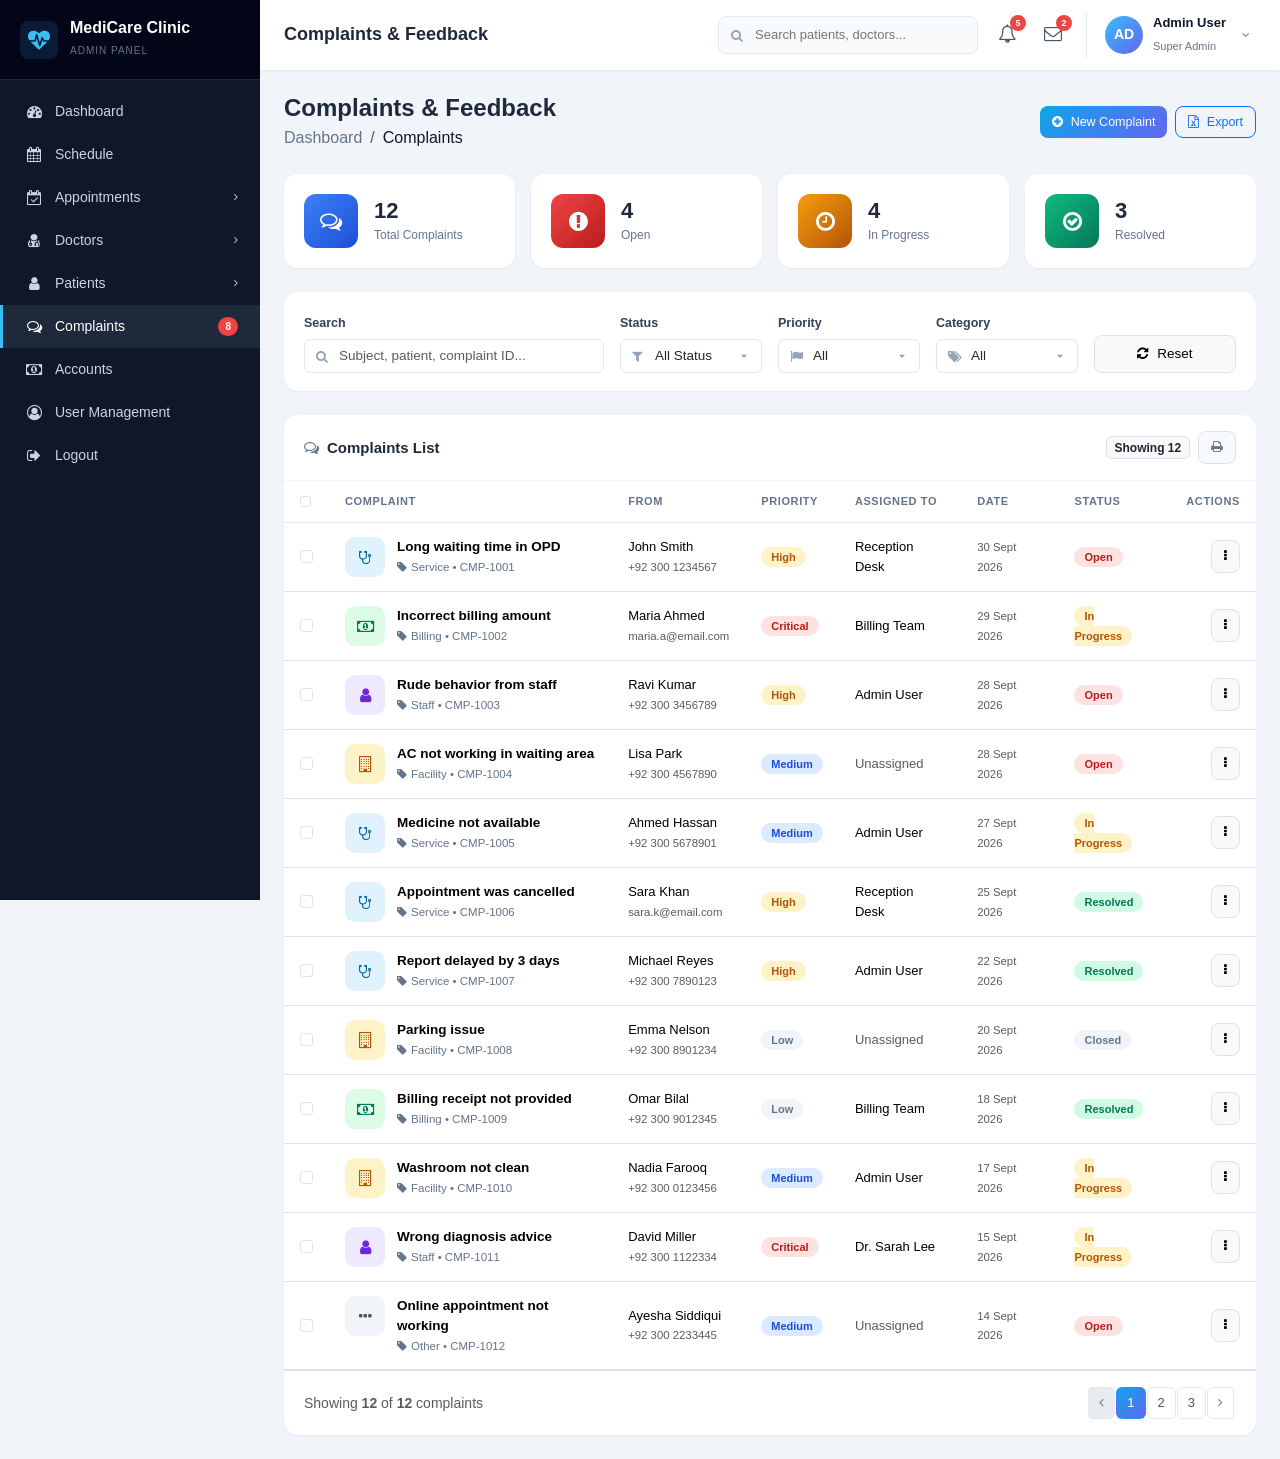
<file: frontend/complaints.html>
<!DOCTYPE html>
<html lang="en">

<head>
  <meta charset="UTF-8">
  <meta name="viewport" content="width=device-width, initial-scale=1.0">
  <title>Complaints - Clinic Admin</title>

  <!-- Bootstrap 5 -->
  <link href="https://cdn.jsdelivr.net/npm/bootstrap@5.3.3/dist/css/bootstrap.min.css" rel="stylesheet">
  <!-- Font Awesome 4 -->
  <link rel="stylesheet" href="https://cdnjs.cloudflare.com/ajax/libs/font-awesome/4.7.0/css/font-awesome.min.css">

  <style>
    :root {
      --sidebar-bg: #0f172a;
      --sidebar-hover: #1e293b;
      --sidebar-text: #cbd5e1;
      --accent: #38bdf8;
      --sidebar-w: 260px;
    }

    body {
      font-family: 'Segoe UI', Tahoma, Arial, sans-serif;
      background: #f1f5f9;
      color: #1e293b;
      overflow-x: hidden;
    }

    /* ---------- SIDEBAR ---------- */
    .sidebar {
      width: var(--sidebar-w);
      background: var(--sidebar-bg);
      color: var(--sidebar-text);
      position: fixed;
      top: 0; left: 0; bottom: 0;
      overflow-y: auto;
      transition: transform .3s ease;
      z-index: 1040;
      display: flex;
      flex-direction: column;
    }
    .sidebar::-webkit-scrollbar { width: 6px; }
    .sidebar::-webkit-scrollbar-thumb { background: #334155; border-radius: 4px; }

    .brand {
      padding: 18px 20px;
      display: flex;
      align-items: center;
      gap: 12px;
      background: #020617;
      border-bottom: 1px solid #1e293b;
      flex-shrink: 0;
    }
    .brand i {
      font-size: 22px;
      color: var(--accent);
      background: rgba(56, 189, 248, .12);
      padding: 8px;
      border-radius: 8px;
    }
    .brand-text h2 { font-size: 16px; color: #fff; margin: 0; font-weight: 600; }
    .brand-text span { font-size: 10px; color: #64748b; letter-spacing: 1px; text-transform: uppercase; }

    .nav-side { padding: 10px 0; flex: 1; }
    .nav-side .nav-title {
      font-size: 10px;
      text-transform: uppercase;
      letter-spacing: 1.2px;
      color: #475569;
      padding: 14px 22px 6px;
      font-weight: 600;
    }

    .nav-side .nav-link {
      display: flex;
      align-items: center;
      gap: 12px;
      padding: 11px 22px;
      color: var(--sidebar-text);
      font-size: 14px;
      text-decoration: none;
      border-left: 3px solid transparent;
      transition: all .2s;
      cursor: pointer;
    }
    .nav-side .nav-link:hover { background: var(--sidebar-hover); color: #fff; }
    .nav-side .nav-link.active { background: var(--sidebar-hover); color: #fff; border-left-color: var(--accent); }
    .nav-side .nav-link .fa:first-child { width: 18px; text-align: center; font-size: 15px; }
    .nav-side .nav-link .arrow { margin-left: auto; font-size: 11px; transition: transform .2s; }
    .nav-side .nav-link[aria-expanded="true"] .arrow { transform: rotate(90deg); }

    .submenu { background: #020617; }
    .submenu .nav-link { padding: 9px 22px 9px 52px; font-size: 13px; border-left: none; }
    .submenu .nav-link .fa { font-size: 11px; color: #64748b; }

    .badge-pill-sm {
      margin-left: auto;
      background: #ef4444;
      color: #fff;
      font-size: 10px;
      padding: 2px 7px;
      border-radius: 10px;
      font-weight: 600;
    }

    .sidebar-footer { border-top: 1px solid #1e293b; background: #020617; flex-shrink: 0; }
    .sidebar-footer .nav-link { color: #f87171; }
    .sidebar-footer .nav-link:hover { background: #450a0a; color: #fecaca; }

    /* ---------- MAIN ---------- */
    .main-wrap {
      margin-left: var(--sidebar-w);
      min-height: 100vh;
      display: flex;
      flex-direction: column;
      transition: margin-left .3s ease;
    }

    .topbar {
      background: #fff;
      padding: 12px 24px;
      display: flex;
      align-items: center;
      gap: 16px;
      box-shadow: 0 1px 3px rgba(0, 0, 0, .06);
      position: sticky;
      top: 0;
      z-index: 1030;
    }

    .toggle-btn {
      background: none;
      border: none;
      font-size: 20px;
      color: #334155;
      cursor: pointer;
      display: none;
      padding: 4px 8px;
    }

    .page-title { font-size: 18px; font-weight: 600; margin: 0; }

    .search-wrap { margin-left: auto; position: relative; }
    .search-wrap input {
      padding: 8px 12px 8px 36px;
      border: 1px solid #e2e8f0;
      border-radius: 8px;
      font-size: 13px;
      width: 260px;
      outline: none;
      background: #f8fafc;
      transition: all .2s;
    }
    .search-wrap input:focus { border-color: var(--accent); background: #fff; }
    .search-wrap .fa-search {
      position: absolute;
      left: 13px; top: 50%;
      transform: translateY(-50%);
      color: #94a3b8;
      font-size: 13px;
    }

    .top-icons { display: flex; align-items: center; gap: 20px; }
    .top-icons .icon-btn {
      position: relative;
      color: #475569;
      font-size: 18px;
      cursor: pointer;
      background: none;
      border: none;
      padding: 4px;
      transition: color .2s;
    }
    .top-icons .icon-btn:hover { color: #0f172a; }
    .top-icons .dot {
      position: absolute;
      top: -2px; right: -6px;
      background: #ef4444;
      color: #fff;
      font-size: 9px;
      min-width: 16px; height: 16px;
      padding: 0 4px;
      border-radius: 10px;
      display: flex; align-items: center; justify-content: center;
      font-weight: 600;
    }

    .user-chip {
      display: flex;
      align-items: center;
      gap: 10px;
      padding-left: 18px;
      border-left: 1px solid #e2e8f0;
      cursor: pointer;
      background: none;
      border-top: none; border-right: none; border-bottom: none;
    }
    .user-chip .avatar {
      width: 38px; height: 38px;
      border-radius: 50%;
      background: linear-gradient(135deg, #38bdf8, #6366f1);
      color: #fff;
      display: flex; align-items: center; justify-content: center;
      font-weight: 600;
      font-size: 14px;
    }
    .user-chip .info { text-align: left; }
    .user-chip .info strong { display: block; font-size: 13px; color: #0f172a; }
    .user-chip .info span { font-size: 11px; color: #64748b; }

    /* Content */
    .content { padding: 24px; flex: 1; }

    /* Stat cards */
    .stat-card {
      background: #fff;
      border-radius: 14px;
      padding: 20px;
      display: flex;
      align-items: center;
      gap: 16px;
      box-shadow: 0 1px 3px rgba(0, 0, 0, .05);
      transition: transform .2s, box-shadow .2s;
      height: 100%;
    }
    .stat-card:hover { transform: translateY(-4px); box-shadow: 0 10px 24px rgba(0, 0, 0, .08); }
    .stat-icon {
      width: 54px; height: 54px;
      border-radius: 12px;
      display: flex; align-items: center; justify-content: center;
      font-size: 22px;
      color: #fff;
      flex-shrink: 0;
    }
    .bg-grad-blue   { background: linear-gradient(135deg, #3b82f6, #1d4ed8); }
    .bg-grad-green  { background: linear-gradient(135deg, #10b981, #047857); }
    .bg-grad-orange { background: linear-gradient(135deg, #f59e0b, #b45309); }
    .bg-grad-purple { background: linear-gradient(135deg, #8b5cf6, #6d28d9); }
    .bg-grad-red    { background: linear-gradient(135deg, #ef4444, #b91c1c); }
    .bg-grad-teal   { background: linear-gradient(135deg, #14b8a6, #0f766e); }

    .stat-info h3 { font-size: 22px; font-weight: 700; margin: 0; }
    .stat-info p { font-size: 12px; color: #64748b; margin: 2px 0 0; }

    /* Panels */
    .panel {
      background: #fff;
      border-radius: 14px;
      box-shadow: 0 1px 3px rgba(0, 0, 0, .05);
      overflow: hidden;
      height: 100%;
    }
    .panel-head {
      padding: 16px 20px;
      border-bottom: 1px solid #f1f5f9;
      display: flex;
      align-items: center;
      justify-content: space-between;
    }
    .panel-head h6 { margin: 0; font-weight: 600; font-size: 15px; }
    .panel-head .fa { color: #64748b; }
    .panel-body { padding: 18px 20px; }

    /* Table */
    .table thead th {
      font-size: 11px;
      text-transform: uppercase;
      letter-spacing: .6px;
      color: #64748b;
      font-weight: 600;
      border-bottom: 1px solid #e2e8f0;
      padding: 12px 16px;
    }
    .table tbody td { padding: 14px 16px; font-size: 13px; vertical-align: middle; }
    .table tbody tr:hover { background: #f8fafc; }

    .status-badge {
      font-size: 11px;
      padding: 4px 10px;
      border-radius: 20px;
      font-weight: 600;
    }
    /* Complaint statuses */
    .st-open        { background: #fee2e2; color: #b91c1c; }
    .st-inprogress  { background: #fef3c7; color: #b45309; }
    .st-resolved    { background: #d1fae5; color: #047857; }
    .st-closed      { background: #f1f5f9; color: #64748b; }

    /* Priority */
    .pri-low      { background: #f1f5f9; color: #64748b; }
    .pri-medium   { background: #dbeafe; color: #1d4ed8; }
    .pri-high     { background: #fef3c7; color: #b45309; }
    .pri-critical { background: #fee2e2; color: #b91c1c; }

    /* Overlay for mobile */
    .sidebar-overlay {
      position: fixed;
      inset: 0;
      background: rgba(0, 0, 0, .5);
      z-index: 1035;
      opacity: 0;
      visibility: hidden;
      transition: opacity .3s;
    }
    .sidebar-overlay.show { opacity: 1; visibility: visible; }

    /* Input with leading icon */
    .input-icon-wrap { position: relative; }
    .input-icon-wrap .input-icon {
      position: absolute;
      left: 12px; top: 50%;
      transform: translateY(-50%);
      color: #94a3b8;
      font-size: 13px;
      pointer-events: none;
      z-index: 3;
    }
    .input-icon-wrap .form-control,
    .input-icon-wrap .form-select {
      padding-left: 34px;
      font-size: 13.5px;
      border-color: #e2e8f0;
      transition: all .2s;
    }
    .input-icon-wrap textarea.form-control { padding-left: 14px; }
    .input-icon-wrap .form-control:focus,
    .input-icon-wrap .form-select:focus {
      border-color: #38bdf8;
      box-shadow: 0 0 0 3px rgba(56, 189, 248, .15);
    }
    .input-icon-wrap .form-select {
      background-position: right 12px center;
      appearance: none;
      -webkit-appearance: none;
      background-image: url("data:image/svg+xml,%3Csvg xmlns='http://www.w3.org/2000/svg' width='12' height='12' viewBox='0 0 16 16'%3E%3Cpath fill='%2394a3b8' d='M8 11L3 6h10z'/%3E%3C/svg%3E");
      background-repeat: no-repeat;
      background-size: 10px;
    }

    /* Form labels */
    .form-label {
      font-size: 12.5px;
      font-weight: 600;
      color: #334155;
      margin-bottom: 6px;
    }

    /* Buttons */
    .btn-primary {
      background: linear-gradient(135deg, #0ea5e9, #6366f1);
      border: none;
    }
    .btn-primary:hover { background: linear-gradient(135deg, #0284c7, #4f46e5); }
    .btn { border-radius: 8px; font-size: 13.5px; padding: 8px 16px; }
    .btn-sm { font-size: 12.5px; padding: 6px 12px; }

    /* Breadcrumb */
    .breadcrumb-item a { color: #64748b; }
    .breadcrumb-item.active { color: #0f172a; font-weight: 500; }

    /* Complaint subject cell */
    .complaint-cell { display: flex; align-items: flex-start; gap: 12px; }
    .complaint-icon {
      width: 40px; height: 40px;
      border-radius: 10px;
      display: flex; align-items: center; justify-content: center;
      font-size: 16px;
      flex-shrink: 0;
    }
    .complaint-cell .subj { font-weight: 600; font-size: 13.5px; margin-bottom: 2px; }
    .complaint-cell .cat  { font-size: 11.5px; color: #64748b; }

    /* Category icon colors */
    .cat-service   { background: #e0f2fe; color: #0369a1; }
    .cat-staff     { background: #ede9fe; color: #6d28d9; }
    .cat-billing   { background: #dcfce7; color: #047857; }
    .cat-facility  { background: #fef3c7; color: #b45309; }
    .cat-other     { background: #f1f5f9; color: #475569; }

    /* Pagination */
    .pagination .page-link {
      color: #475569;
      border-color: #e2e8f0;
      border-radius: 6px;
      margin: 0 2px;
      font-size: 13px;
      padding: 5px 10px;
    }
    .pagination .page-item.active .page-link {
      background: linear-gradient(135deg, #0ea5e9, #6366f1);
      border-color: transparent;
      color: #fff;
    }
    .pagination .page-link:hover { background: #f1f5f9; color: #0f172a; }

    /* Checkbox */
    .table .form-check-input { cursor: pointer; }
    .table .form-check-input:checked {
      background-color: #38bdf8;
      border-color: #38bdf8;
    }

    /* Dropdown menu */
    .dropdown-menu {
      font-size: 13px;
      border-radius: 10px;
      border: 1px solid #e2e8f0;
      padding: 6px;
    }
    .dropdown-item { border-radius: 6px; padding: 7px 10px; }
    .dropdown-item:hover { background: #f1f5f9; }

    /* Modal */
    .modal-content { border-radius: 14px; border: none; }
    .modal-header { border-bottom: 1px solid #f1f5f9; padding: 18px 22px; }
    .modal-title { font-size: 15px; font-weight: 600; }
    .modal-body { padding: 22px; }
    .modal-footer { border-top: 1px solid #f1f5f9; padding: 14px 22px; }

    /* Toast */
    .toast-container { z-index: 2000; }
    .toast {
      border-radius: 10px;
      border: none;
      box-shadow: 0 8px 24px rgba(0, 0, 0, .12);
      font-size: 13.5px;
    }

    /* Empty state */
    .empty-state {
      text-align: center;
      padding: 48px 20px;
      color: #64748b;
    }
    .empty-state .fa {
      font-size: 48px;
      opacity: .4;
      margin-bottom: 12px;
    }

    /* ---------- RESPONSIVE ---------- */
    @media (max-width: 991.98px) {
      .sidebar { transform: translateX(-100%); }
      .sidebar.show { transform: translateX(0); }
      .main-wrap { margin-left: 0; }
      .toggle-btn { display: inline-block; }
      .search-wrap input { width: 180px; }
      .user-chip .info { display: none; }
    }
    @media (max-width: 575.98px) {
      .search-wrap { display: none; }
      .content { padding: 16px; }
      .complaint-cell .cat { display: none; }
    }
  </style>
</head>

<body>

  <!-- ============ SIDEBAR ============ -->
  <aside class="sidebar" id="sidebar">

    <!-- Brand -->
    <div class="brand">
      <i class="fa fa-heartbeat" aria-hidden="true"></i>
      <div class="brand-text">
        <h2>MediCare Clinic</h2>
        <span>Admin Panel</span>
      </div>
    </div>

    <!-- Navigation -->
    <nav class="nav-side">

      <!-- Dashboard -->
      <a href="dashboard.html" class="nav-link">
        <i class="fa fa-dashboard" aria-hidden="true"></i>
        <span>Dashboard</span>
      </a>

      <!-- Schedule -->
      <a href="schedule.html" class="nav-link">
        <i class="fa fa-calendar" aria-hidden="true"></i>
        <span>Schedule</span>
      </a>

      <!-- Appointments (submenu) -->
      <a class="nav-link" data-bs-toggle="collapse" href="#menuAppointment" role="button" aria-expanded="false">
        <i class="fa fa-calendar-check-o" aria-hidden="true"></i>
        <span>Appointments</span>
        <i class="fa fa-angle-right arrow" aria-hidden="true"></i>
      </a>
      <div class="collapse submenu" id="menuAppointment">
        <a href="appointments/create.html" class="nav-link">
          <i class="fa fa-plus-circle" aria-hidden="true"></i> New Appointment
        </a>
        <a href="appointments/appointments.html" class="nav-link">
          <i class="fa fa-list-ul" aria-hidden="true"></i> All Appointments
        </a>
      </div>

      <!-- Doctors (submenu) -->
      <a class="nav-link" data-bs-toggle="collapse" href="#menuDoctors" role="button" aria-expanded="false">
        <i class="fa fa-user-md" aria-hidden="true"></i>
        <span>Doctors</span>
        <i class="fa fa-angle-right arrow" aria-hidden="true"></i>
      </a>
      <div class="collapse submenu" id="menuDoctors">
        <a href="doctors/create.html" class="nav-link">
          <i class="fa fa-user-plus" aria-hidden="true"></i> Create Doctor
        </a>
        <a href="doctors/doctors.html" class="nav-link">
          <i class="fa fa-users" aria-hidden="true"></i> All Doctors
        </a>
        <a href="doctors/specislists.html" class="nav-link">
          <i class="fa fa-stethoscope" aria-hidden="true"></i> Specialists
        </a>
      </div>

      <!-- Patients (submenu) -->
      <a class="nav-link" data-bs-toggle="collapse" href="#menuPatients" role="button" aria-expanded="false">
        <i class="fa fa-user" aria-hidden="true"></i>
        <span>Patients</span>
        <i class="fa fa-angle-right arrow" aria-hidden="true"></i>
      </a>
      <div class="collapse submenu" id="menuPatients">
        <a href="patients/create.html" class="nav-link">
          <i class="fa fa-user-plus" aria-hidden="true"></i> New Patient
        </a>
        <a href="patients/patients.html" class="nav-link">
          <i class="fa fa-users" aria-hidden="true"></i> All Patients
        </a>
      </div>

      <!-- Complaints -->
      <a href="complaints.html" class="nav-link active">
        <i class="fa fa-comments-o" aria-hidden="true"></i>
        <span>Complaints</span>
        <span class="badge-pill-sm" id="sidebarBadge">0</span>
      </a>

      <!-- Accounts -->
      <a href="accounts.html" class="nav-link">
        <i class="fa fa-money" aria-hidden="true"></i>
        <span>Accounts</span>
      </a>

      <!-- User Management -->
      <a href="users.html" class="nav-link">
        <i class="fa fa-user-circle-o" aria-hidden="true"></i>
        <span>User Management</span>
      </a>

      <!-- Logout -->
      <a href="#" class="nav-link">
        <i class="fa fa-sign-out" aria-hidden="true"></i>
        <span>Logout</span>
      </a>

    </nav>
  </aside>

  <!-- Overlay (mobile) -->
  <div class="sidebar-overlay" id="overlay"></div>

  <!-- ============ MAIN ============ -->
  <div class="main-wrap" id="mainWrap">

    <!-- Topbar -->
    <header class="topbar">
      <button class="toggle-btn" id="toggleBtn" aria-label="Toggle sidebar">
        <i class="fa fa-bars" aria-hidden="true"></i>
      </button>
      <h1 class="page-title">Complaints &amp; Feedback</h1>

      <div class="search-wrap">
        <i class="fa fa-search" aria-hidden="true"></i>
        <input type="text" placeholder="Search patients, doctors...">
      </div>

      <div class="top-icons">
        <button class="icon-btn" title="Notifications">
          <i class="fa fa-bell-o" aria-hidden="true"></i>
          <span class="dot">5</span>
        </button>
        <button class="icon-btn" title="Messages">
          <i class="fa fa-envelope-o" aria-hidden="true"></i>
          <span class="dot">2</span>
        </button>
        <div class="dropdown">
          <button class="user-chip" data-bs-toggle="dropdown" aria-expanded="false">
            <div class="avatar">AD</div>
            <div class="info">
              <strong>Admin User</strong>
              <span>Super Admin</span>
            </div>
            <i class="fa fa-angle-down" style="font-size:12px;color:#64748b;margin-left:6px;"></i>
          </button>
          <ul class="dropdown-menu dropdown-menu-end shadow-sm">
            <li><a class="dropdown-item" href="#"><i class="fa fa-user-o me-2"></i>My Profile</a></li>
            <li><a class="dropdown-item" href="#"><i class="fa fa-cog me-2"></i>Settings</a></li>
            <li><hr class="dropdown-divider"></li>
            <li><a class="dropdown-item text-danger" href="#"><i class="fa fa-sign-out me-2"></i>Logout</a></li>
          </ul>
        </div>
      </div>
    </header>

    <!-- ================= MAIN CONTENT: COMPLAINTS ================= -->
    <main class="content">

      <!-- Page Header -->
      <div class="d-flex flex-wrap justify-content-between align-items-center mb-4 gap-2">
        <div>
          <h4 class="mb-1 fw-bold">Complaints &amp; Feedback</h4>
          <nav aria-label="breadcrumb">
            <ol class="breadcrumb mb-0 small">
              <li class="breadcrumb-item"><a href="dashboard.html" class="text-decoration-none">Dashboard</a></li>
              <li class="breadcrumb-item active" aria-current="page">Complaints</li>
            </ol>
          </nav>
        </div>
        <div class="d-flex gap-2">
          <button class="btn btn-primary btn-sm" data-bs-toggle="modal" data-bs-target="#complaintModal"
            onclick="openCreateModal()">
            <i class="fa fa-plus-circle me-1" aria-hidden="true"></i> New Complaint
          </button>
          <button class="btn btn-outline-primary btn-sm" onclick="exportCSV()">
            <i class="fa fa-file-excel-o me-1" aria-hidden="true"></i> Export
          </button>
        </div>
      </div>

      <!-- Quick Stats Row -->
      <div class="row g-3 mb-4">
        <div class="col-sm-6 col-lg-3">
          <div class="stat-card">
            <div class="stat-icon bg-grad-blue"><i class="fa fa-comments-o" aria-hidden="true"></i></div>
            <div class="stat-info">
              <h3 id="statTotal">0</h3>
              <p>Total Complaints</p>
            </div>
          </div>
        </div>
        <div class="col-sm-6 col-lg-3">
          <div class="stat-card">
            <div class="stat-icon bg-grad-red"><i class="fa fa-exclamation-circle" aria-hidden="true"></i></div>
            <div class="stat-info">
              <h3 id="statOpen">0</h3>
              <p>Open</p>
            </div>
          </div>
        </div>
        <div class="col-sm-6 col-lg-3">
          <div class="stat-card">
            <div class="stat-icon bg-grad-orange"><i class="fa fa-clock-o" aria-hidden="true"></i></div>
            <div class="stat-info">
              <h3 id="statProgress">0</h3>
              <p>In Progress</p>
            </div>
          </div>
        </div>
        <div class="col-sm-6 col-lg-3">
          <div class="stat-card">
            <div class="stat-icon bg-grad-green"><i class="fa fa-check-circle-o" aria-hidden="true"></i></div>
            <div class="stat-info">
              <h3 id="statResolved">0</h3>
              <p>Resolved</p>
            </div>
          </div>
        </div>
      </div>

      <!-- Filters Card -->
      <div class="panel mb-4">
        <div class="panel-body">
          <div class="row g-3 align-items-end">
            <div class="col-md-4">
              <label class="form-label">Search</label>
              <div class="input-icon-wrap">
                <i class="fa fa-search input-icon" aria-hidden="true"></i>
                <input type="text" class="form-control" id="searchInput" placeholder="Subject, patient, complaint ID...">
              </div>
            </div>
            <div class="col-md-2">
              <label class="form-label">Status</label>
              <div class="input-icon-wrap">
                <i class="fa fa-filter input-icon" aria-hidden="true"></i>
                <select class="form-select" id="filterStatus">
                  <option value="">All Status</option>
                  <option value="open">Open</option>
                  <option value="inprogress">In Progress</option>
                  <option value="resolved">Resolved</option>
                  <option value="closed">Closed</option>
                </select>
              </div>
            </div>
            <div class="col-md-2">
              <label class="form-label">Priority</label>
              <div class="input-icon-wrap">
                <i class="fa fa-flag input-icon" aria-hidden="true"></i>
                <select class="form-select" id="filterPriority">
                  <option value="">All</option>
                  <option value="low">Low</option>
                  <option value="medium">Medium</option>
                  <option value="high">High</option>
                  <option value="critical">Critical</option>
                </select>
              </div>
            </div>
            <div class="col-md-2">
              <label class="form-label">Category</label>
              <div class="input-icon-wrap">
                <i class="fa fa-tags input-icon" aria-hidden="true"></i>
                <select class="form-select" id="filterCategory">
                  <option value="">All</option>
                  <option value="service">Service</option>
                  <option value="staff">Staff</option>
                  <option value="billing">Billing</option>
                  <option value="facility">Facility</option>
                  <option value="other">Other</option>
                </select>
              </div>
            </div>
            <div class="col-md-2">
              <div class="d-flex gap-2">
                <button class="btn btn-light border w-100" onclick="resetFilters()">
                  <i class="fa fa-refresh me-1" aria-hidden="true"></i> Reset
                </button>
              </div>
            </div>
          </div>
        </div>
      </div>

      <!-- Complaints Table Card -->
      <div class="panel">
        <div class="panel-head">
          <h6><i class="fa fa-comments-o me-2" aria-hidden="true"></i>Complaints List</h6>
          <div class="d-flex align-items-center gap-2">
            <span class="badge bg-light text-dark border" id="countBadge">Showing 0</span>
            <button class="btn btn-sm btn-light border" title="Print" onclick="window.print()">
              <i class="fa fa-print" aria-hidden="true"></i>
            </button>
          </div>
        </div>

        <div class="table-responsive">
          <table class="table align-middle mb-0">
            <thead>
              <tr>
                <th style="width:36px;">
                  <input type="checkbox" class="form-check-input" id="selectAll">
                </th>
                <th>Complaint</th>
                <th>From</th>
                <th>Priority</th>
                <th>Assigned To</th>
                <th>Date</th>
                <th>Status</th>
                <th class="text-end">Actions</th>
              </tr>
            </thead>
            <tbody id="complaintsTbody">
              <!-- Rows injected by JS -->
            </tbody>
          </table>
        </div>

        <!-- Empty State -->
        <div class="empty-state d-none" id="emptyState">
          <i class="fa fa-comments-o d-block" aria-hidden="true"></i>
          <h6 class="mb-1">No complaints found</h6>
          <p class="mb-3 small">Try adjusting your filters or add a new complaint.</p>
          <button class="btn btn-primary btn-sm" data-bs-toggle="modal" data-bs-target="#complaintModal"
            onclick="openCreateModal()">
            <i class="fa fa-plus-circle me-1" aria-hidden="true"></i> New Complaint
          </button>
        </div>

        <!-- Pagination -->
        <div class="panel-head border-top border-bottom-0 d-flex flex-wrap justify-content-between align-items-center gap-2">
          <div class="small text-muted" id="paginationInfo">Showing <strong>0</strong> complaints</div>
          <nav>
            <ul class="pagination pagination-sm mb-0">
              <li class="page-item disabled">
                <a class="page-link" href="#"><i class="fa fa-angle-left" aria-hidden="true"></i></a>
              </li>
              <li class="page-item active"><a class="page-link" href="#">1</a></li>
              <li class="page-item"><a class="page-link" href="#">2</a></li>
              <li class="page-item"><a class="page-link" href="#">3</a></li>
              <li class="page-item">
                <a class="page-link" href="#"><i class="fa fa-angle-right" aria-hidden="true"></i></a>
              </li>
            </ul>
          </nav>
        </div>
      </div>

    </main>
  </div>

  <!-- ============ ADD / EDIT COMPLAINT MODAL ============ -->
  <div class="modal fade" id="complaintModal" tabindex="-1" aria-hidden="true">
    <div class="modal-dialog modal-lg modal-dialog-centered">
      <div class="modal-content">
        <div class="modal-header">
          <h5 class="modal-title">
            <i class="fa fa-comments-o me-2" aria-hidden="true"></i>
            <span id="modalTitle">New Complaint</span>
          </h5>
          <button type="button" class="btn-close" data-bs-dismiss="modal" aria-label="Close"></button>
        </div>
        <div class="modal-body">
          <form id="complaintForm" novalidate>
            <input type="hidden" id="complaintId">

            <div class="row g-3">

              <div class="col-md-8">
                <label class="form-label">Subject <span class="text-danger">*</span></label>
                <div class="input-icon-wrap">
                  <i class="fa fa-comment-o input-icon" aria-hidden="true"></i>
                  <input type="text" class="form-control" id="cmpSubject" placeholder="Brief summary of complaint" required>
                </div>
              </div>

              <div class="col-md-4">
                <label class="form-label">Category <span class="text-danger">*</span></label>
                <div class="input-icon-wrap">
                  <i class="fa fa-tags input-icon" aria-hidden="true"></i>
                  <select class="form-select" id="cmpCategory" required>
                    <option value="">— Select —</option>
                    <option value="service">Service</option>
                    <option value="staff">Staff</option>
                    <option value="billing">Billing</option>
                    <option value="facility">Facility</option>
                    <option value="other">Other</option>
                  </select>
                </div>
              </div>

              <div class="col-md-6">
                <label class="form-label">Complainant Name <span class="text-danger">*</span></label>
                <div class="input-icon-wrap">
                  <i class="fa fa-user input-icon" aria-hidden="true"></i>
                  <input type="text" class="form-control" id="cmpName" placeholder="Full name" required>
                </div>
              </div>

              <div class="col-md-6">
                <label class="form-label">Phone / Email</label>
                <div class="input-icon-wrap">
                  <i class="fa fa-phone input-icon" aria-hidden="true"></i>
                  <input type="text" class="form-control" id="cmpContact" placeholder="+92 300 0000000 or email">
                </div>
              </div>

              <div class="col-md-4">
                <label class="form-label">Priority</label>
                <div class="input-icon-wrap">
                  <i class="fa fa-flag input-icon" aria-hidden="true"></i>
                  <select class="form-select" id="cmpPriority">
                    <option value="low">Low</option>
                    <option value="medium" selected>Medium</option>
                    <option value="high">High</option>
                    <option value="critical">Critical</option>
                  </select>
                </div>
              </div>

              <div class="col-md-4">
                <label class="form-label">Assigned To</label>
                <div class="input-icon-wrap">
                  <i class="fa fa-user-circle-o input-icon" aria-hidden="true"></i>
                  <select class="form-select" id="cmpAssigned">
                    <option value="">— Unassigned —</option>
                    <option>Admin User</option>
                    <option>Reception Desk</option>
                    <option>Dr. Sarah Lee</option>
                    <option>Billing Team</option>
                  </select>
                </div>
              </div>

              <div class="col-md-4">
                <label class="form-label">Status</label>
                <div class="input-icon-wrap">
                  <i class="fa fa-info-circle input-icon" aria-hidden="true"></i>
                  <select class="form-select" id="cmpStatus">
                    <option value="open">Open</option>
                    <option value="inprogress">In Progress</option>
                    <option value="resolved">Resolved</option>
                    <option value="closed">Closed</option>
                  </select>
                </div>
              </div>

              <div class="col-12">
                <label class="form-label">Description <span class="text-danger">*</span></label>
                <textarea class="form-control" id="cmpDesc" rows="4" placeholder="Full details of the complaint..." required></textarea>
              </div>

            </div>
          </form>
        </div>
        <div class="modal-footer">
          <button type="button" class="btn btn-light border" data-bs-dismiss="modal">
            <i class="fa fa-times me-1" aria-hidden="true"></i> Cancel
          </button>
          <button type="button" class="btn btn-primary" onclick="saveComplaint()">
            <i class="fa fa-check me-1" aria-hidden="true"></i>
            <span id="saveBtnText">Save Complaint</span>
          </button>
        </div>
      </div>
    </div>
  </div>

  <!-- ============ VIEW COMPLAINT MODAL ============ -->
  <div class="modal fade" id="viewModal" tabindex="-1" aria-hidden="true">
    <div class="modal-dialog modal-lg modal-dialog-centered">
      <div class="modal-content">
        <div class="modal-header">
          <h5 class="modal-title">
            <i class="fa fa-eye me-2" aria-hidden="true"></i>Complaint Details
          </h5>
          <button type="button" class="btn-close" data-bs-dismiss="modal" aria-label="Close"></button>
        </div>
        <div class="modal-body" id="viewBody">
          <!-- Injected -->
        </div>
        <div class="modal-footer">
          <button type="button" class="btn btn-light border" data-bs-dismiss="modal">Close</button>
        </div>
      </div>
    </div>
  </div>

  <!-- ============ DELETE CONFIRM MODAL ============ -->
  <div class="modal fade" id="deleteModal" tabindex="-1" aria-hidden="true">
    <div class="modal-dialog modal-dialog-centered modal-sm">
      <div class="modal-content">
        <div class="modal-header" style="background:#fef2f2;">
          <h5 class="modal-title">
            <i class="fa fa-exclamation-triangle me-2" style="color:#dc2626;" aria-hidden="true"></i>Confirm Delete
          </h5>
          <button type="button" class="btn-close" data-bs-dismiss="modal" aria-label="Close"></button>
        </div>
        <div class="modal-body text-center">
          <p class="mb-1">Are you sure you want to delete</p>
          <p class="fw-bold mb-2" id="deleteName">Complaint</p>
          <p class="text-muted small mb-0">This action cannot be undone.</p>
          <input type="hidden" id="deleteId">
        </div>
        <div class="modal-footer justify-content-center">
          <button type="button" class="btn btn-light border btn-sm" data-bs-dismiss="modal">Cancel</button>
          <button type="button" class="btn btn-danger btn-sm" onclick="confirmDelete()">
            <i class="fa fa-trash me-1" aria-hidden="true"></i> Delete
          </button>
        </div>
      </div>
    </div>
  </div>

  <!-- Toast Container -->
  <div class="toast-container position-fixed top-0 end-0 p-3" id="toastContainer"></div>

  <!-- Bootstrap 5 JS -->
  <script src="https://cdn.jsdelivr.net/npm/bootstrap@5.3.3/dist/js/bootstrap.bundle.min.js"></script>

  <script>
    /* =========================================================
       DATA
       ========================================================= */
    let complaints = [
      { id: 1,  code: 'CMP-1001', subject: 'Long waiting time in OPD',       category: 'service',  name: 'John Smith',      contact: '+92 300 1234567', priority: 'high',     assigned: 'Reception Desk',   status: 'open',       date: '2026-09-30', desc: 'Patient waited over 2 hours in OPD despite having a prior appointment.' },
      { id: 2,  code: 'CMP-1002', subject: 'Incorrect billing amount',       category: 'billing',  name: 'Maria Ahmed',     contact: 'maria.a@email.com', priority: 'critical', assigned: 'Billing Team',     status: 'inprogress', date: '2026-09-29', desc: 'Charged 3500 instead of 2500 for consultation.' },
      { id: 3,  code: 'CMP-1003', subject: 'Rude behavior from staff',       category: 'staff',    name: 'Ravi Kumar',      contact: '+92 300 3456789', priority: 'high',     assigned: 'Admin User',       status: 'open',       date: '2026-09-28', desc: 'Reception staff was rude when asked about report status.' },
      { id: 4,  code: 'CMP-1004', subject: 'AC not working in waiting area', category: 'facility', name: 'Lisa Park',       contact: '+92 300 4567890', priority: 'medium',   assigned: '',                 status: 'open',       date: '2026-09-28', desc: 'Waiting area is very hot, AC has been off for 3 days.' },
      { id: 5,  code: 'CMP-1005', subject: 'Medicine not available',         category: 'service',  name: 'Ahmed Hassan',    contact: '+92 300 5678901', priority: 'medium',   assigned: 'Admin User',       status: 'inprogress', date: '2026-09-27', desc: 'Prescribed medicine was out of stock.' },
      { id: 6,  code: 'CMP-1006', subject: 'Appointment was cancelled',      category: 'service',  name: 'Sara Khan',       contact: 'sara.k@email.com', priority: 'high',     assigned: 'Reception Desk',   status: 'resolved',   date: '2026-09-25', desc: 'Appointment cancelled without prior notice.' },
      { id: 7,  code: 'CMP-1007', subject: 'Report delayed by 3 days',       category: 'service',  name: 'Michael Reyes',   contact: '+92 300 7890123', priority: 'high',     assigned: 'Admin User',       status: 'resolved',   date: '2026-09-22', desc: 'Lab report promised in 24h delivered after 3 days.' },
      { id: 8,  code: 'CMP-1008', subject: 'Parking issue',                  category: 'facility', name: 'Emma Nelson',     contact: '+92 300 8901234', priority: 'low',      assigned: '',                 status: 'closed',     date: '2026-09-20', desc: 'No parking available for patients.' },
      { id: 9,  code: 'CMP-1009', subject: 'Billing receipt not provided',   category: 'billing',  name: 'Omar Bilal',      contact: '+92 300 9012345', priority: 'low',      assigned: 'Billing Team',     status: 'resolved',   date: '2026-09-18', desc: 'Did not receive printed receipt after payment.' },
      { id: 10, code: 'CMP-1010', subject: 'Washroom not clean',             category: 'facility', name: 'Nadia Farooq',    contact: '+92 300 0123456', priority: 'medium',   assigned: 'Admin User',       status: 'inprogress', date: '2026-09-17', desc: 'Washroom was not cleaned during morning hours.' },
      { id: 11, code: 'CMP-1011', subject: 'Wrong diagnosis advice',         category: 'staff',    name: 'David Miller',    contact: '+92 300 1122334', priority: 'critical', assigned: 'Dr. Sarah Lee',    status: 'inprogress', date: '2026-09-15', desc: 'Received conflicting diagnosis from two doctors.' },
      { id: 12, code: 'CMP-1012', subject: 'Online appointment not working', category: 'other',    name: 'Ayesha Siddiqui', contact: '+92 300 2233445', priority: 'medium',   assigned: '',                 status: 'open',       date: '2026-09-14', desc: 'Portal login fails, cannot book online.' },
    ];
    let nextId = 13;

    /* =========================================================
       HELPERS
       ========================================================= */
    const complaintModal = new bootstrap.Modal(document.getElementById('complaintModal'));
    const viewModal      = new bootstrap.Modal(document.getElementById('viewModal'));
    const deleteModal    = new bootstrap.Modal(document.getElementById('deleteModal'));

    function formatDate(d) {
      const dt = new Date(d);
      return dt.toLocaleDateString('en-GB', { day: '2-digit', month: 'short', year: 'numeric' });
    }

    function escapeHtml(str) {
      if (!str) return '';
      return String(str)
        .replace(/&/g, '&amp;').replace(/</g, '&lt;').replace(/>/g, '&gt;')
        .replace(/"/g, '&quot;').replace(/'/g, '&#039;');
    }

    function categoryMeta(cat) {
      const map = {
        service:  { icon: 'fa-stethoscope', cls: 'cat-service',  label: 'Service' },
        staff:    { icon: 'fa-user',        cls: 'cat-staff',    label: 'Staff' },
        billing:  { icon: 'fa-money',       cls: 'cat-billing',  label: 'Billing' },
        facility: { icon: 'fa-building-o',  cls: 'cat-facility', label: 'Facility' },
        other:    { icon: 'fa-ellipsis-h',  cls: 'cat-other',    label: 'Other' }
      };
      return map[cat] || map.other;
    }

    function statusBadge(status) {
      const map = {
        open:       { cls: 'st-open',       label: 'Open' },
        inprogress: { cls: 'st-inprogress', label: 'In Progress' },
        resolved:   { cls: 'st-resolved',   label: 'Resolved' },
        closed:     { cls: 'st-closed',     label: 'Closed' }
      };
      const s = map[status] || map.open;
      return `<span class="status-badge ${s.cls}">${s.label}</span>`;
    }

    function priorityBadge(pri) {
      const map = {
        low:      { cls: 'pri-low',      label: 'Low' },
        medium:   { cls: 'pri-medium',   label: 'Medium' },
        high:     { cls: 'pri-high',     label: 'High' },
        critical: { cls: 'pri-critical', label: 'Critical' }
      };
      const p = map[pri] || map.medium;
      return `<span class="status-badge ${p.cls}">${p.label}</span>`;
    }

    function showToast(message, type = 'success') {
      const id = 'toast-' + Date.now();
      const icons = { success: 'fa-check-circle', danger: 'fa-times-circle', info: 'fa-info-circle', warning: 'fa-exclamation-triangle' };
      const colors = { success: '#10b981', danger: '#ef4444', info: '#0ea5e9', warning: '#f59e0b' };
      const html = `
        <div id="${id}" class="toast" role="alert">
          <div class="toast-body d-flex align-items-center gap-2">
            <i class="fa ${icons[type]}" style="color:${colors[type]};font-size:18px;" aria-hidden="true"></i>
            <span class="flex-grow-1">${message}</span>
            <button type="button" class="btn-close btn-close-sm" data-bs-dismiss="toast"></button>
          </div>
        </div>`;
      document.getElementById('toastContainer').insertAdjacentHTML('beforeend', html);
      const el = document.getElementById(id);
      const t = new bootstrap.Toast(el, { delay: 2600 });
      t.show();
      el.addEventListener('hidden.bs.toast', () => el.remove());
    }

    /* =========================================================
       STATS
       ========================================================= */
    function renderStats() {
      const total     = complaints.length;
      const open      = complaints.filter(c => c.status === 'open').length;
      const progress  = complaints.filter(c => c.status === 'inprogress').length;
      const resolved  = complaints.filter(c => c.status === 'resolved').length;
      document.getElementById('statTotal').textContent    = total;
      document.getElementById('statOpen').textContent     = open;
      document.getElementById('statProgress').textContent = progress;
      document.getElementById('statResolved').textContent = resolved;
      const badge = document.getElementById('sidebarBadge');
      if (badge) badge.textContent = open + progress;
    }

    /* =========================================================
       FILTER / RENDER
       ========================================================= */
    let filters = { search: '', status: '', priority: '', category: '' };

    function getFiltered() {
      return complaints.filter(c => {
        const q = filters.search;
        const matchQ = !q
          || c.subject.toLowerCase().includes(q)
          || c.name.toLowerCase().includes(q)
          || c.code.toLowerCase().includes(q)
          || c.desc.toLowerCase().includes(q);
        const matchS = !filters.status   || c.status   === filters.status;
        const matchP = !filters.priority || c.priority === filters.priority;
        const matchC = !filters.category || c.category === filters.category;
        return matchQ && matchS && matchP && matchC;
      });
    }

    function renderTable() {
      const list = getFiltered();
      const tbody = document.getElementById('complaintsTbody');
      const empty = document.getElementById('emptyState');

      document.getElementById('countBadge').textContent = 'Showing ' + list.length;
      document.getElementById('paginationInfo').innerHTML =
        'Showing <strong>' + list.length + '</strong> of <strong>' + complaints.length + '</strong> complaints';

      if (!list.length) {
        tbody.innerHTML = '';
        empty.classList.remove('d-none');
        return;
      }
      empty.classList.add('d-none');

      tbody.innerHTML = list.map(c => {
        const meta = categoryMeta(c.category);
        return `
        <tr>
          <td><input type="checkbox" class="form-check-input row-check" data-id="${c.id}"></td>
          <td>
            <div class="complaint-cell">
              <div class="complaint-icon ${meta.cls}"><i class="fa ${meta.icon}" aria-hidden="true"></i></div>
              <div>
                <div class="subj">${escapeHtml(c.subject)}</div>
                <div class="cat"><i class="fa fa-tag me-1" aria-hidden="true"></i>${meta.label} • ${c.code}</div>
              </div>
            </div>
          </td>
          <td>
            <div>${escapeHtml(c.name)}</div>
            <small class="text-muted">${escapeHtml(c.contact) || '—'}</small>
          </td>
          <td>${priorityBadge(c.priority)}</td>
          <td>${c.assigned ? escapeHtml(c.assigned) : '<span class="text-muted">Unassigned</span>'}</td>
          <td><small class="text-muted">${formatDate(c.date)}</small></td>
          <td>${statusBadge(c.status)}</td>
          <td class="text-end">
            <div class="dropdown">
              <button class="btn btn-sm btn-light border" data-bs-toggle="dropdown">
                <i class="fa fa-ellipsis-v" aria-hidden="true"></i>
              </button>
              <ul class="dropdown-menu dropdown-menu-end shadow-sm">
                <li><a class="dropdown-item" href="#" onclick="openViewModal(${c.id}); return false;">
                  <i class="fa fa-eye me-2" aria-hidden="true"></i>View</a></li>
                <li><a class="dropdown-item" href="#" onclick="openEditModal(${c.id}); return false;">
                  <i class="fa fa-pencil me-2" aria-hidden="true"></i>Edit</a></li>
                <li><a class="dropdown-item" href="#" onclick="markResolved(${c.id}); return false;">
                  <i class="fa fa-check-circle-o me-2" aria-hidden="true"></i>Mark Resolved</a></li>
                <li><a class="dropdown-item" href="#" onclick="assignComplaint(${c.id}); return false;">
                  <i class="fa fa-user-plus me-2" aria-hidden="true"></i>Reassign</a></li>
                <li><a class="dropdown-item" href="#" onclick="sendReply(${c.id}); return false;">
                  <i class="fa fa-reply me-2" aria-hidden="true"></i>Reply</a></li>
                <li><hr class="dropdown-divider"></li>
                <li><a class="dropdown-item text-danger" href="#" onclick="openDeleteModal(${c.id}); return false;">
                  <i class="fa fa-trash me-2" aria-hidden="true"></i>Delete</a></li>
              </ul>
            </div>
          </td>
        </tr>`;
      }).join('');
    }

    /* =========================================================
       CRUD
       ========================================================= */
    function openCreateModal() {
      document.getElementById('modalTitle').textContent = 'New Complaint';
      document.getElementById('saveBtnText').textContent = 'Save Complaint';
      document.getElementById('complaintForm').reset();
      document.getElementById('complaintId').value = '';
      document.getElementById('cmpPriority').value = 'medium';
      document.getElementById('cmpStatus').value = 'open';
    }

    function openEditModal(id) {
      const c = complaints.find(x => x.id === id);
      if (!c) return;

      document.getElementById('modalTitle').textContent = 'Edit Complaint';
      document.getElementById('saveBtnText').textContent = 'Update Complaint';
      document.getElementById('complaintId').value = c.id;
      document.getElementById('cmpSubject').value   = c.subject;
      document.getElementById('cmpCategory').value  = c.category;
      document.getElementById('cmpName').value      = c.name;
      document.getElementById('cmpContact').value   = c.contact;
      document.getElementById('cmpPriority').value  = c.priority;
      document.getElementById('cmpAssigned').value  = c.assigned;
      document.getElementById('cmpStatus').value    = c.status;
      document.getElementById('cmpDesc').value      = c.desc;
      complaintModal.show();
    }

    function saveComplaint() {
      const id       = document.getElementById('complaintId').value;
      const subject  = document.getElementById('cmpSubject').value.trim();
      const category = document.getElementById('cmpCategory').value;
      const name     = document.getElementById('cmpName').value.trim();
      const contact  = document.getElementById('cmpContact').value.trim();
      const priority = document.getElementById('cmpPriority').value;
      const assigned = document.getElementById('cmpAssigned').value;
      const status   = document.getElementById('cmpStatus').value;
      const desc     = document.getElementById('cmpDesc').value.trim();

      if (!subject)  { showToast('Please enter subject', 'warning'); return; }
      if (!category) { showToast('Please select category', 'warning'); return; }
      if (!name)     { showToast('Please enter complainant name', 'warning'); return; }
      if (!desc)     { showToast('Please enter description', 'warning'); return; }

      if (id) {
        const idx = complaints.findIndex(x => x.id == id);
        complaints[idx] = { ...complaints[idx], subject, category, name, contact, priority, assigned, status, desc };
        showToast('Complaint updated successfully', 'success');
      } else {
        const code = 'CMP-' + (1000 + nextId);
        complaints.push({
          id: nextId++,
          code,
          subject, category, name, contact, priority, assigned, status, desc,
          date: new Date().toISOString().slice(0, 10)
        });
        showToast('Complaint added successfully', 'success');
      }

      complaintModal.hide();
      renderStats();
      renderTable();
    }

    function openDeleteModal(id) {
      const c = complaints.find(x => x.id === id);
      if (!c) return;
      document.getElementById('deleteName').textContent = c.subject;
      document.getElementById('deleteId').value = id;
      deleteModal.show();
    }

    function confirmDelete() {
      const id = parseInt(document.getElementById('deleteId').value, 10);
      complaints = complaints.filter(x => x.id !== id);
      deleteModal.hide();
      showToast('Complaint deleted', 'danger');
      renderStats();
      renderTable();
    }

    /* =========================================================
       VIEW
       ========================================================= */
    function openViewModal(id) {
      const c = complaints.find(x => x.id === id);
      if (!c) return;
      const meta = categoryMeta(c.category);

      document.getElementById('viewBody').innerHTML = `
        <div class="d-flex gap-3 mb-3">
          <div class="complaint-icon ${meta.cls}" style="width:56px;height:56px;font-size:22px;">
            <i class="fa ${meta.icon}" aria-hidden="true"></i>
          </div>
          <div class="flex-grow-1">
            <div class="d-flex flex-wrap align-items-center gap-2 mb-1">
              <h6 class="mb-0">${escapeHtml(c.subject)}</h6>
              ${statusBadge(c.status)}
              ${priorityBadge(c.priority)}
            </div>
            <small class="text-muted">${c.code} • ${meta.label} • ${formatDate(c.date)}</small>
          </div>
        </div>

        <hr>

        <div class="row g-3 mb-3">
          <div class="col-md-6">
            <div class="form-label mb-1">Complainant</div>
            <div class="fw-semibold">${escapeHtml(c.name)}</div>
          </div>
          <div class="col-md-6">
            <div class="form-label mb-1">Contact</div>
            <div>${escapeHtml(c.contact) || '—'}</div>
          </div>
          <div class="col-md-6">
            <div class="form-label mb-1">Assigned To</div>
            <div>${c.assigned ? escapeHtml(c.assigned) : '<span class="text-muted">Unassigned</span>'}</div>
          </div>
          <div class="col-md-6">
            <div class="form-label mb-1">Category</div>
            <div>${meta.label}</div>
          </div>
        </div>

        <div class="form-label mb-1">Description</div>
        <div style="background:#f8fafc;border:1px solid #e2e8f0;border-radius:10px;padding:14px;font-size:13.5px;">
          ${escapeHtml(c.desc)}
        </div>
      `;
      viewModal.show();
    }

    /* =========================================================
       ROW ACTIONS
       ========================================================= */
    function markResolved(id) {
      const c = complaints.find(x => x.id === id);
      if (!c) return;
      c.status = 'resolved';
      showToast('Complaint marked as resolved', 'success');
      renderStats();
      renderTable();
    }

    function assignComplaint(id) {
      const c = complaints.find(x => x.id === id);
      if (!c) return;
      const names = ['Admin User', 'Reception Desk', 'Dr. Sarah Lee', 'Billing Team'];
      const pick = prompt('Assign to:\n' + names.map((n, i) => (i + 1) + '. ' + n).join('\n'), '1');
      const idx = parseInt(pick, 10) - 1;
      if (idx >= 0 && idx < names.length) {
        c.assigned = names[idx];
        if (c.status === 'open') c.status = 'inprogress';
        showToast('Complaint assigned to ' + names[idx], 'info');
        renderStats();
        renderTable();
      }
    }

    function sendReply(id) {
      const c = complaints.find(x => x.id === id);
      if (!c) return;
      showToast('Reply sent to ' + c.name, 'success');
    }

    /* =========================================================
       FILTERS
       ========================================================= */
    document.getElementById('searchInput').addEventListener('input', function () {
      filters.search = this.value.trim().toLowerCase();
      renderTable();
    });
    document.getElementById('filterStatus').addEventListener('change',   function () { filters.status   = this.value; renderTable(); });
    document.getElementById('filterPriority').addEventListener('change', function () { filters.priority = this.value; renderTable(); });
    document.getElementById('filterCategory').addEventListener('change', function () { filters.category = this.value; renderTable(); });

    function resetFilters() {
      document.getElementById('searchInput').value = '';
      document.getElementById('filterStatus').value = '';
      document.getElementById('filterPriority').value = '';
      document.getElementById('filterCategory').value = '';
      filters = { search: '', status: '', priority: '', category: '' };
      renderTable();
    }

    /* =========================================================
       SELECT ALL
       ========================================================= */
    document.getElementById('selectAll').addEventListener('change', function () {
      document.querySelectorAll('.row-check').forEach(cb => cb.checked = this.checked);
    });

    /* =========================================================
       EXPORT CSV
       ========================================================= */
    function exportCSV() {
      const list = getFiltered();
      if (!list.length) { showToast('Nothing to export', 'warning'); return; }
      const rows = [['Code', 'Subject', 'Category', 'Name', 'Contact', 'Priority', 'Assigned', 'Status', 'Date', 'Description']];
      list.forEach(c => rows.push([c.code, c.subject, c.category, c.name, c.contact, c.priority, c.assigned, c.status, c.date, c.desc]));
      const csv = rows.map(r => r.map(v => `"${String(v).replace(/"/g, '""')}"`).join(',')).join('\n');
      const blob = new Blob([csv], { type: 'text/csv;charset=utf-8;' });
      const url  = URL.createObjectURL(blob);
      const a = document.createElement('a');
      a.href = url;
      a.download = 'complaints_' + new Date().toISOString().slice(0, 10) + '.csv';
      a.click();
      URL.revokeObjectURL(url);
      showToast('Exported ' + list.length + ' rows', 'success');
    }

    /* =========================================================
       SIDEBAR + TOPBAR
       ========================================================= */
    const sidebar   = document.getElementById('sidebar');
    const overlay   = document.getElementById('overlay');
    const toggleBtn = document.getElementById('toggleBtn');

    toggleBtn.addEventListener('click', () => {
      sidebar.classList.toggle('show');
      overlay.classList.toggle('show');
    });
    overlay.addEventListener('click', () => {
      sidebar.classList.remove('show');
      overlay.classList.remove('show');
    });

    document.querySelectorAll('.nav-side .nav-link').forEach(link => {
      link.addEventListener('click', function (e) {
        if (this.hasAttribute('data-bs-toggle')) return;
        document.querySelectorAll('.nav-side .nav-link').forEach(l => l.classList.remove('active'));
        this.classList.add('active');
      });
    });

    /* =========================================================
       INIT
       ========================================================= */
    renderStats();
    renderTable();
  </script>

</body>

</html>
</file>
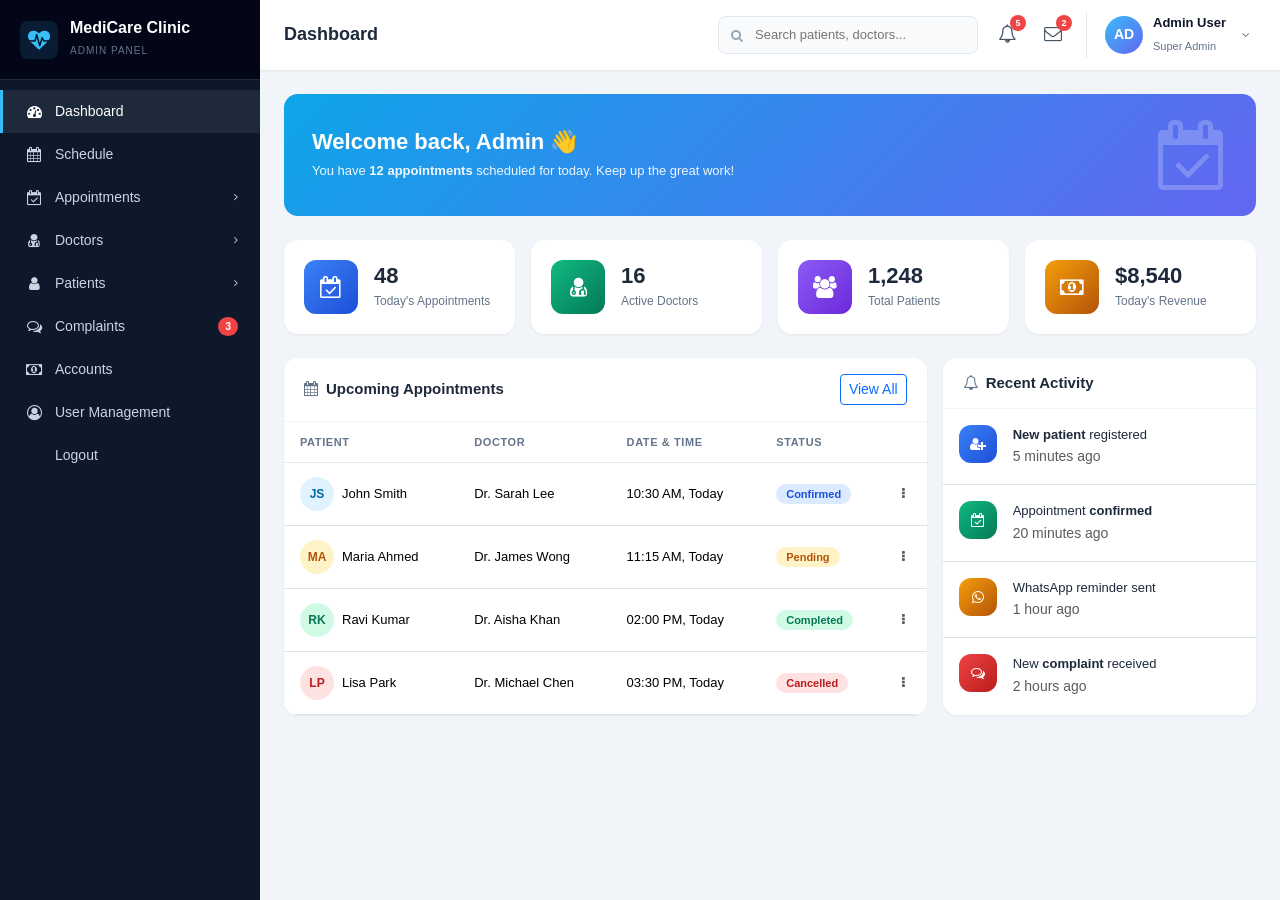
<file: frontend/dashboard.html>
<!DOCTYPE html>
<html lang="en">

<head>
  <meta charset="UTF-8">
  <meta name="viewport" content="width=device-width, initial-scale=1.0">
  <title>Clinic Admin Dashboard</title>

  <!-- Bootstrap 5 -->
  <link href="https://cdn.jsdelivr.net/npm/bootstrap@5.3.3/dist/css/bootstrap.min.css" rel="stylesheet">
  <!-- Font Awesome 4 -->
  <link rel="stylesheet" href="https://cdnjs.cloudflare.com/ajax/libs/font-awesome/4.7.0/css/font-awesome.min.css">

  <style>
    :root {
      --sidebar-bg: #0f172a;
      --sidebar-hover: #1e293b;
      --sidebar-text: #cbd5e1;
      --accent: #38bdf8;
      --sidebar-w: 260px;
    }

    body {
      font-family: 'Segoe UI', Tahoma, Arial, sans-serif;
      background: #f1f5f9;
      color: #1e293b;
      overflow-x: hidden;
    }

    /* ---------- SIDEBAR ---------- */
    .sidebar {
      width: var(--sidebar-w);
      background: var(--sidebar-bg);
      color: var(--sidebar-text);
      position: fixed;
      top: 0;
      left: 0;
      bottom: 0;
      overflow-y: auto;
      transition: transform .3s ease;
      z-index: 1040;
      display: flex;
      flex-direction: column;
    }

    .sidebar::-webkit-scrollbar {
      width: 6px;
    }

    .sidebar::-webkit-scrollbar-thumb {
      background: #334155;
      border-radius: 4px;
    }

    .brand {
      padding: 18px 20px;
      display: flex;
      align-items: center;
      gap: 12px;
      background: #020617;
      border-bottom: 1px solid #1e293b;
      flex-shrink: 0;
    }

    .brand i {
      font-size: 22px;
      color: var(--accent);
      background: rgba(56, 189, 248, .12);
      padding: 8px;
      border-radius: 8px;
    }

    .brand-text h2 {
      font-size: 16px;
      color: #fff;
      margin: 0;
      font-weight: 600;
    }

    .brand-text span {
      font-size: 10px;
      color: #64748b;
      letter-spacing: 1px;
      text-transform: uppercase;
    }

    .nav-side {
      padding: 10px 0;
      flex: 1;
    }

    .nav-side .nav-title {
      font-size: 10px;
      text-transform: uppercase;
      letter-spacing: 1.2px;
      color: #475569;
      padding: 14px 22px 6px;
      font-weight: 600;
    }

    .nav-side .nav-link {
      display: flex;
      align-items: center;
      gap: 12px;
      padding: 11px 22px;
      color: var(--sidebar-text);
      font-size: 14px;
      text-decoration: none;
      border-left: 3px solid transparent;
      transition: all .2s;
      cursor: pointer;
    }

    .nav-side .nav-link:hover {
      background: var(--sidebar-hover);
      color: #fff;
    }

    .nav-side .nav-link.active {
      background: var(--sidebar-hover);
      color: #fff;
      border-left-color: var(--accent);
    }

    .nav-side .nav-link .fa:first-child {
      width: 18px;
      text-align: center;
      font-size: 15px;
    }

    .nav-side .nav-link .arrow {
      margin-left: auto;
      font-size: 11px;
      transition: transform .2s;
    }

    .nav-side .nav-link[aria-expanded="true"] .arrow {
      transform: rotate(90deg);
    }

    /* Submenu */
    .submenu {
      background: #020617;
    }

    .submenu .nav-link {
      padding: 9px 22px 9px 52px;
      font-size: 13px;
      border-left: none;
    }

    .submenu .nav-link .fa {
      font-size: 11px;
      color: #64748b;
    }

    .badge-pill-sm {
      margin-left: auto;
      background: #ef4444;
      color: #fff;
      font-size: 10px;
      padding: 2px 7px;
      border-radius: 10px;
      font-weight: 600;
    }

    .sidebar-footer {
      border-top: 1px solid #1e293b;
      background: #020617;
      flex-shrink: 0;
    }

    .sidebar-footer .nav-link {
      color: #f87171;
    }

    .sidebar-footer .nav-link:hover {
      background: #450a0a;
      color: #fecaca;
    }

    /* ---------- MAIN ---------- */
    .main-wrap {
      margin-left: var(--sidebar-w);
      min-height: 100vh;
      display: flex;
      flex-direction: column;
      transition: margin-left .3s ease;
    }

    /* Topbar */
    .topbar {
      background: #fff;
      padding: 12px 24px;
      display: flex;
      align-items: center;
      gap: 16px;
      box-shadow: 0 1px 3px rgba(0, 0, 0, .06);
      position: sticky;
      top: 0;
      z-index: 1030;
    }

    .toggle-btn {
      background: none;
      border: none;
      font-size: 20px;
      color: #334155;
      cursor: pointer;
      display: none;
      padding: 4px 8px;
    }

    .page-title {
      font-size: 18px;
      font-weight: 600;
      margin: 0;
    }

    .search-wrap {
      margin-left: auto;
      position: relative;
    }

    .search-wrap input {
      padding: 8px 12px 8px 36px;
      border: 1px solid #e2e8f0;
      border-radius: 8px;
      font-size: 13px;
      width: 260px;
      outline: none;
      background: #f8fafc;
      transition: all .2s;
    }

    .search-wrap input:focus {
      border-color: var(--accent);
      background: #fff;
    }

    .search-wrap .fa-search {
      position: absolute;
      left: 13px;
      top: 50%;
      transform: translateY(-50%);
      color: #94a3b8;
      font-size: 13px;
    }

    .top-icons {
      display: flex;
      align-items: center;
      gap: 20px;
    }

    .top-icons .icon-btn {
      position: relative;
      color: #475569;
      font-size: 18px;
      cursor: pointer;
      background: none;
      border: none;
      padding: 4px;
      transition: color .2s;
    }

    .top-icons .icon-btn:hover {
      color: #0f172a;
    }

    .top-icons .dot {
      position: absolute;
      top: -2px;
      right: -6px;
      background: #ef4444;
      color: #fff;
      font-size: 9px;
      min-width: 16px;
      height: 16px;
      padding: 0 4px;
      border-radius: 10px;
      display: flex;
      align-items: center;
      justify-content: center;
      font-weight: 600;
    }

    .user-chip {
      display: flex;
      align-items: center;
      gap: 10px;
      padding-left: 18px;
      border-left: 1px solid #e2e8f0;
      cursor: pointer;
      background: none;
      border-top: none;
      border-right: none;
      border-bottom: none;
    }

    .user-chip .avatar {
      width: 38px;
      height: 38px;
      border-radius: 50%;
      background: linear-gradient(135deg, #38bdf8, #6366f1);
      color: #fff;
      display: flex;
      align-items: center;
      justify-content: center;
      font-weight: 600;
      font-size: 14px;
    }

    .user-chip .info {
      text-align: left;
    }

    .user-chip .info strong {
      display: block;
      font-size: 13px;
      color: #0f172a;
    }

    .user-chip .info span {
      font-size: 11px;
      color: #64748b;
    }

    /* Content */
    .content {
      padding: 24px;
      flex: 1;
    }

    /* Welcome banner */
    .welcome {
      background: linear-gradient(135deg, #0ea5e9 0%, #6366f1 100%);
      color: #fff;
      padding: 26px 28px;
      border-radius: 14px;
      margin-bottom: 24px;
      display: flex;
      justify-content: space-between;
      align-items: center;
      overflow: hidden;
      position: relative;
    }

    .welcome h1 {
      font-size: 22px;
      font-weight: 700;
      margin: 0 0 6px;
    }

    .welcome p {
      margin: 0;
      opacity: .92;
      font-size: 13px;
    }

    .welcome .fa-calendar-check-o {
      font-size: 70px;
      opacity: .22;
    }

    /* Stat cards */
    .stat-card {
      background: #fff;
      border-radius: 14px;
      padding: 20px;
      display: flex;
      align-items: center;
      gap: 16px;
      box-shadow: 0 1px 3px rgba(0, 0, 0, .05);
      transition: transform .2s, box-shadow .2s;
      height: 100%;
    }

    .stat-card:hover {
      transform: translateY(-4px);
      box-shadow: 0 10px 24px rgba(0, 0, 0, .08);
    }

    .stat-icon {
      width: 54px;
      height: 54px;
      border-radius: 12px;
      display: flex;
      align-items: center;
      justify-content: center;
      font-size: 22px;
      color: #fff;
      flex-shrink: 0;
    }

    .bg-grad-blue {
      background: linear-gradient(135deg, #3b82f6, #1d4ed8);
    }

    .bg-grad-green {
      background: linear-gradient(135deg, #10b981, #047857);
    }

    .bg-grad-orange {
      background: linear-gradient(135deg, #f59e0b, #b45309);
    }

    .bg-grad-purple {
      background: linear-gradient(135deg, #8b5cf6, #6d28d9);
    }

    .bg-grad-red {
      background: linear-gradient(135deg, #ef4444, #b91c1c);
    }

    .bg-grad-teal {
      background: linear-gradient(135deg, #14b8a6, #0f766e);
    }

    .stat-info h3 {
      font-size: 22px;
      font-weight: 700;
      margin: 0;
    }

    .stat-info p {
      font-size: 12px;
      color: #64748b;
      margin: 2px 0 0;
    }

    /* Panels */
    .panel {
      background: #fff;
      border-radius: 14px;
      box-shadow: 0 1px 3px rgba(0, 0, 0, .05);
      overflow: hidden;
      height: 100%;
    }

    .panel-head {
      padding: 16px 20px;
      border-bottom: 1px solid #f1f5f9;
      display: flex;
      align-items: center;
      justify-content: space-between;
    }

    .panel-head h6 {
      margin: 0;
      font-weight: 600;
      font-size: 15px;
    }

    .panel-head .fa {
      color: #64748b;
    }

    .panel-body {
      padding: 18px 20px;
    }

    /* Table */
    .table thead th {
      font-size: 11px;
      text-transform: uppercase;
      letter-spacing: .6px;
      color: #64748b;
      font-weight: 600;
      border-bottom: 1px solid #e2e8f0;
      padding: 12px 16px;
    }

    .table tbody td {
      padding: 14px 16px;
      font-size: 13px;
      vertical-align: middle;
    }

    .table tbody tr:hover {
      background: #f8fafc;
    }

    .status-badge {
      font-size: 11px;
      padding: 4px 10px;
      border-radius: 20px;
      font-weight: 600;
    }

    .st-confirmed {
      background: #dbeafe;
      color: #1d4ed8;
    }

    .st-pending {
      background: #fef3c7;
      color: #b45309;
    }

    .st-completed {
      background: #d1fae5;
      color: #047857;
    }

    .st-cancelled {
      background: #fee2e2;
      color: #b91c1c;
    }

    /* Overlay for mobile */
    .sidebar-overlay {
      position: fixed;
      inset: 0;
      background: rgba(0, 0, 0, .5);
      z-index: 1035;
      opacity: 0;
      visibility: hidden;
      transition: opacity .3s;
    }

    .sidebar-overlay.show {
      opacity: 1;
      visibility: visible;
    }

    /* ---------- RESPONSIVE ---------- */
    @media (max-width: 991.98px) {
      .sidebar {
        transform: translateX(-100%);
      }

      .sidebar.show {
        transform: translateX(0);
      }

      .main-wrap {
        margin-left: 0;
      }

      .toggle-btn {
        display: inline-block;
      }

      .search-wrap input {
        width: 180px;
      }

      .user-chip .info {
        display: none;
      }
    }

    @media (max-width: 575.98px) {
      .search-wrap {
        display: none;
      }

      .content {
        padding: 16px;
      }

      .welcome {
        padding: 20px;
      }

      .welcome .fa-calendar-check-o {
        display: none;
      }
    }
  </style>
</head>

<body>

  <!-- ============ SIDEBAR ============ -->
  <aside class="sidebar" id="sidebar">

    <!-- Brand -->
    <div class="brand">
      <i class="fa fa-heartbeat" aria-hidden="true"></i>
      <div class="brand-text">
        <h2>MediCare Clinic</h2>
        <span>Admin Panel</span>
      </div>
    </div>

    <!-- Navigation -->
    <nav class="nav-side">

      <!-- Dashboard -->
      <a href="dashboard.html" class="nav-link active">
        <i class="fa fa-dashboard" aria-hidden="true"></i>
        <span>Dashboard</span>
      </a>

      <!-- Schedule -->
      <a href="schedule.html" class="nav-link">
        <i class="fa fa-calendar" aria-hidden="true"></i>
        <span>Schedule</span>
      </a>

      <!-- Appointments (submenu) -->
      <a class="nav-link" data-bs-toggle="collapse" href="#menuAppointment" role="button" aria-expanded="false">
        <i class="fa fa-calendar-check-o" aria-hidden="true"></i>
        <span>Appointments</span>
        <i class="fa fa-angle-right arrow" aria-hidden="true"></i>
      </a>
      <div class="collapse submenu" id="menuAppointment">
        <a href="appointments/create.html" class="nav-link">
          <i class="fa fa-plus-circle" aria-hidden="true"></i> New Appointment
        </a>
        <a href="appointments/appointments.html" class="nav-link">
          <i class="fa fa-list-ul" aria-hidden="true"></i> All Appointments
        </a>
      </div>

      <!-- Doctors (submenu) -->
      <a class="nav-link" data-bs-toggle="collapse" href="#menuDoctors" role="button" aria-expanded="false">
        <i class="fa fa-user-md" aria-hidden="true"></i>
        <span>Doctors</span>
        <i class="fa fa-angle-right arrow" aria-hidden="true"></i>
      </a>
      <div class="collapse submenu" id="menuDoctors">
        <a href="./doctors/create.html" class="nav-link">
          <i class="fa fa-user-plus" aria-hidden="true"></i> Create Doctor
        </a>
        <a href="./doctors/doctors.html" class="nav-link">
          <i class="fa fa-users" aria-hidden="true"></i> All Doctors
        </a>
        <a href="./doctors/specislists.html" class="nav-link">
          <i class="fa fa-stethoscope" aria-hidden="true"></i> Specialists
        </a>
      </div>

      <!-- Patients (submenu) -->
      <a class="nav-link" data-bs-toggle="collapse" href="#menuPatients" role="button" aria-expanded="false">
        <i class="fa fa-user" aria-hidden="true"></i>
        <span>Patients</span>
        <i class="fa fa-angle-right arrow" aria-hidden="true"></i>
      </a>
      <div class="collapse submenu" id="menuPatients">
        <a href="./patients/create.html" class="nav-link">
          <i class="fa fa-user-plus" aria-hidden="true"></i> New Patient
        </a>
        <a href="./patients/patients.html" class="nav-link">
          <i class="fa fa-users" aria-hidden="true"></i> All Patients
        </a>
      </div>

      <!-- Complaints -->
      <a href="./complaints.html" class="nav-link">
        <i class="fa fa-comments-o" aria-hidden="true"></i>
        <span>Complaints</span>
        <span class="badge-pill-sm">3</span>
      </a>

      <!-- Accounts -->
      <a href="./accounts.html" class="nav-link">
        <i class="fa fa-money" aria-hidden="true"></i>
        <span>Accounts</span>
      </a>

      <!-- User Management -->
      <a href="./users.html" class="nav-link">
        <i class="fa fa-user-circle-o" aria-hidden="true"></i>
        <span>User Management</span>
      </a>
      <!-- User Management -->
      <a href="#" class="nav-link">
        <i class="fa fa-sig" aria-hidden="true"></i>
        <span>Logout</span>
      </a>

    </nav>
  </aside>

  <!-- Overlay (mobile) -->
  <div class="sidebar-overlay" id="overlay"></div>

  <!-- ============ MAIN ============ -->
  <div class="main-wrap" id="mainWrap">

    <!-- Topbar -->
    <header class="topbar">
      <button class="toggle-btn" id="toggleBtn" aria-label="Toggle sidebar">
        <i class="fa fa-bars" aria-hidden="true"></i>
      </button>
      <h1 class="page-title">Dashboard</h1>

      <div class="search-wrap">
        <i class="fa fa-search" aria-hidden="true"></i>
        <input type="text" placeholder="Search patients, doctors...">
      </div>

      <div class="top-icons">
        <button class="icon-btn" title="Notifications">
          <i class="fa fa-bell-o" aria-hidden="true"></i>
          <span class="dot">5</span>
        </button>
        <button class="icon-btn" title="Messages">
          <i class="fa fa-envelope-o" aria-hidden="true"></i>
          <span class="dot">2</span>
        </button>
        <div class="dropdown">
          <button class="user-chip" data-bs-toggle="dropdown" aria-expanded="false">
            <div class="avatar">AD</div>
            <div class="info">
              <strong>Admin User</strong>
              <span>Super Admin</span>
            </div>
            <i class="fa fa-angle-down" style="font-size:12px;color:#64748b;margin-left:6px;"></i>
          </button>
          <ul class="dropdown-menu dropdown-menu-end shadow-sm">
            <li><a class="dropdown-item" href="#"><i class="fa fa-user-o me-2"></i>My Profile</a></li>
            <li><a class="dropdown-item" href="#"><i class="fa fa-cog me-2"></i>Settings</a></li>
            <li>
              <hr class="dropdown-divider">
            </li>
            <li><a class="dropdown-item text-danger" href="#"><i class="fa fa-sign-out me-2"></i>Logout</a></li>
          </ul>
        </div>
      </div>
    </header>

    <!-- Content -->
    <main class="content">

      <!-- Welcome -->
      <div class="welcome">
        <div>
          <h1>Welcome back, Admin 👋</h1>
          <p>You have <strong>12 appointments</strong> scheduled for today. Keep up the great work!</p>
        </div>
        <i class="fa fa-calendar-check-o" aria-hidden="true"></i>
      </div>

      <!-- Stats -->
      <div class="row g-3 mb-4">
        <div class="col-sm-6 col-lg-3">
          <div class="stat-card">
            <div class="stat-icon bg-grad-blue"><i class="fa fa-calendar-check-o" aria-hidden="true"></i></div>
            <div class="stat-info">
              <h3>48</h3>
              <p>Today's Appointments</p>
            </div>
          </div>
        </div>
        <div class="col-sm-6 col-lg-3">
          <div class="stat-card">
            <div class="stat-icon bg-grad-green"><i class="fa fa-user-md" aria-hidden="true"></i></div>
            <div class="stat-info">
              <h3>16</h3>
              <p>Active Doctors</p>
            </div>
          </div>
        </div>
        <div class="col-sm-6 col-lg-3">
          <div class="stat-card">
            <div class="stat-icon bg-grad-purple"><i class="fa fa-users" aria-hidden="true"></i></div>
            <div class="stat-info">
              <h3>1,248</h3>
              <p>Total Patients</p>
            </div>
          </div>
        </div>
        <div class="col-sm-6 col-lg-3">
          <div class="stat-card">
            <div class="stat-icon bg-grad-orange"><i class="fa fa-money" aria-hidden="true"></i></div>
            <div class="stat-info">
              <h3>$8,540</h3>
              <p>Today's Revenue</p>
            </div>
          </div>
        </div>
      </div>

      <!-- Tables row -->
      <div class="row g-3">
        <!-- Upcoming appointments -->
        <div class="col-lg-8">
          <div class="panel">
            <div class="panel-head">
              <h6><i class="fa fa-calendar me-2" aria-hidden="true"></i>Upcoming Appointments</h6>
              <a href="#" class="btn btn-sm btn-outline-primary">View All</a>
            </div>
            <div class="table-responsive">
              <table class="table align-middle mb-0">
                <thead>
                  <tr>
                    <th>Patient</th>
                    <th>Doctor</th>
                    <th>Date &amp; Time</th>
                    <th>Status</th>
                    <th></th>
                  </tr>
                </thead>
                <tbody>
                  <tr>
                    <td>
                      <div class="d-flex align-items-center gap-2">
                        <div class="avatar-sm"
                          style="width:34px;height:34px;border-radius:50%;background:#e0f2fe;color:#0369a1;display:flex;align-items:center;justify-content:center;font-weight:600;font-size:12px;">
                          JS</div>
                        <span>John Smith</span>
                      </div>
                    </td>
                    <td>Dr. Sarah Lee</td>
                    <td>10:30 AM, Today</td>
                    <td><span class="status-badge st-confirmed">Confirmed</span></td>
                    <td><i class="fa fa-ellipsis-v text-muted" aria-hidden="true" style="cursor:pointer;"></i></td>
                  </tr>
                  <tr>
                    <td>
                      <div class="d-flex align-items-center gap-2">
                        <div class="avatar-sm"
                          style="width:34px;height:34px;border-radius:50%;background:#fef3c7;color:#b45309;display:flex;align-items:center;justify-content:center;font-weight:600;font-size:12px;">
                          MA</div>
                        <span>Maria Ahmed</span>
                      </div>
                    </td>
                    <td>Dr. James Wong</td>
                    <td>11:15 AM, Today</td>
                    <td><span class="status-badge st-pending">Pending</span></td>
                    <td><i class="fa fa-ellipsis-v text-muted" aria-hidden="true" style="cursor:pointer;"></i></td>
                  </tr>
                  <tr>
                    <td>
                      <div class="d-flex align-items-center gap-2">
                        <div class="avatar-sm"
                          style="width:34px;height:34px;border-radius:50%;background:#d1fae5;color:#047857;display:flex;align-items:center;justify-content:center;font-weight:600;font-size:12px;">
                          RK</div>
                        <span>Ravi Kumar</span>
                      </div>
                    </td>
                    <td>Dr. Aisha Khan</td>
                    <td>02:00 PM, Today</td>
                    <td><span class="status-badge st-completed">Completed</span></td>
                    <td><i class="fa fa-ellipsis-v text-muted" aria-hidden="true" style="cursor:pointer;"></i></td>
                  </tr>
                  <tr>
                    <td>
                      <div class="d-flex align-items-center gap-2">
                        <div class="avatar-sm"
                          style="width:34px;height:34px;border-radius:50%;background:#fee2e2;color:#b91c1c;display:flex;align-items:center;justify-content:center;font-weight:600;font-size:12px;">
                          LP</div>
                        <span>Lisa Park</span>
                      </div>
                    </td>
                    <td>Dr. Michael Chen</td>
                    <td>03:30 PM, Today</td>
                    <td><span class="status-badge st-cancelled">Cancelled</span></td>
                    <td><i class="fa fa-ellipsis-v text-muted" aria-hidden="true" style="cursor:pointer;"></i></td>
                  </tr>
                </tbody>
              </table>
            </div>
          </div>
        </div>

        <!-- Recent activity -->
        <div class="col-lg-4">
          <div class="panel">
            <div class="panel-head">
              <h6><i class="fa fa-bell-o me-2" aria-hidden="true"></i>Recent Activity</h6>
            </div>
            <div class="panel-body p-0">
              <ul class="list-unstyled mb-0">
                <li class="d-flex gap-3 p-3 border-bottom">
                  <div class="stat-icon bg-grad-blue" style="width:38px;height:38px;font-size:14px;"><i
                      class="fa fa-user-plus" aria-hidden="true"></i></div>
                  <div>
                    <div style="font-size:13px;"><strong>New patient</strong> registered</div>
                    <small class="text-muted">5 minutes ago</small>
                  </div>
                </li>
                <li class="d-flex gap-3 p-3 border-bottom">
                  <div class="stat-icon bg-grad-green" style="width:38px;height:38px;font-size:14px;"><i
                      class="fa fa-calendar-check-o" aria-hidden="true"></i></div>
                  <div>
                    <div style="font-size:13px;">Appointment <strong>confirmed</strong></div>
                    <small class="text-muted">20 minutes ago</small>
                  </div>
                </li>
                <li class="d-flex gap-3 p-3 border-bottom">
                  <div class="stat-icon bg-grad-orange" style="width:38px;height:38px;font-size:14px;"><i
                      class="fa fa-whatsapp" aria-hidden="true"></i></div>
                  <div>
                    <div style="font-size:13px;">WhatsApp reminder sent</div>
                    <small class="text-muted">1 hour ago</small>
                  </div>
                </li>
                <li class="d-flex gap-3 p-3">
                  <div class="stat-icon bg-grad-red" style="width:38px;height:38px;font-size:14px;"><i
                      class="fa fa-comments-o" aria-hidden="true"></i></div>
                  <div>
                    <div style="font-size:13px;">New <strong>complaint</strong> received</div>
                    <small class="text-muted">2 hours ago</small>
                  </div>
                </li>
              </ul>
            </div>
          </div>
        </div>
      </div>

    </main>
  </div>

  <!-- Bootstrap 5 JS -->
  <script src="https://cdn.jsdelivr.net/npm/bootstrap@5.3.3/dist/js/bootstrap.bundle.min.js"></script>

  <script>
    // Sidebar toggle
    const sidebar = document.getElementById('sidebar');
    const overlay = document.getElementById('overlay');
    const toggleBtn = document.getElementById('toggleBtn');

    toggleBtn.addEventListener('click', () => {
      sidebar.classList.toggle('show');
      overlay.classList.toggle('show');
    });
    overlay.addEventListener('click', () => {
      sidebar.classList.remove('show');
      overlay.classList.remove('show');
    });

    // Active link switching
    document.querySelectorAll('.nav-side .nav-link').forEach(link => {
      link.addEventListener('click', function (e) {
        // Don't switch active state for submenu toggles
        if (this.hasAttribute('data-bs-toggle')) return;
        document.querySelectorAll('.nav-side .nav-link').forEach(l => l.classList.remove('active'));
        this.classList.add('active');
      });
    });
  </script>

</body>

</html>
</file>
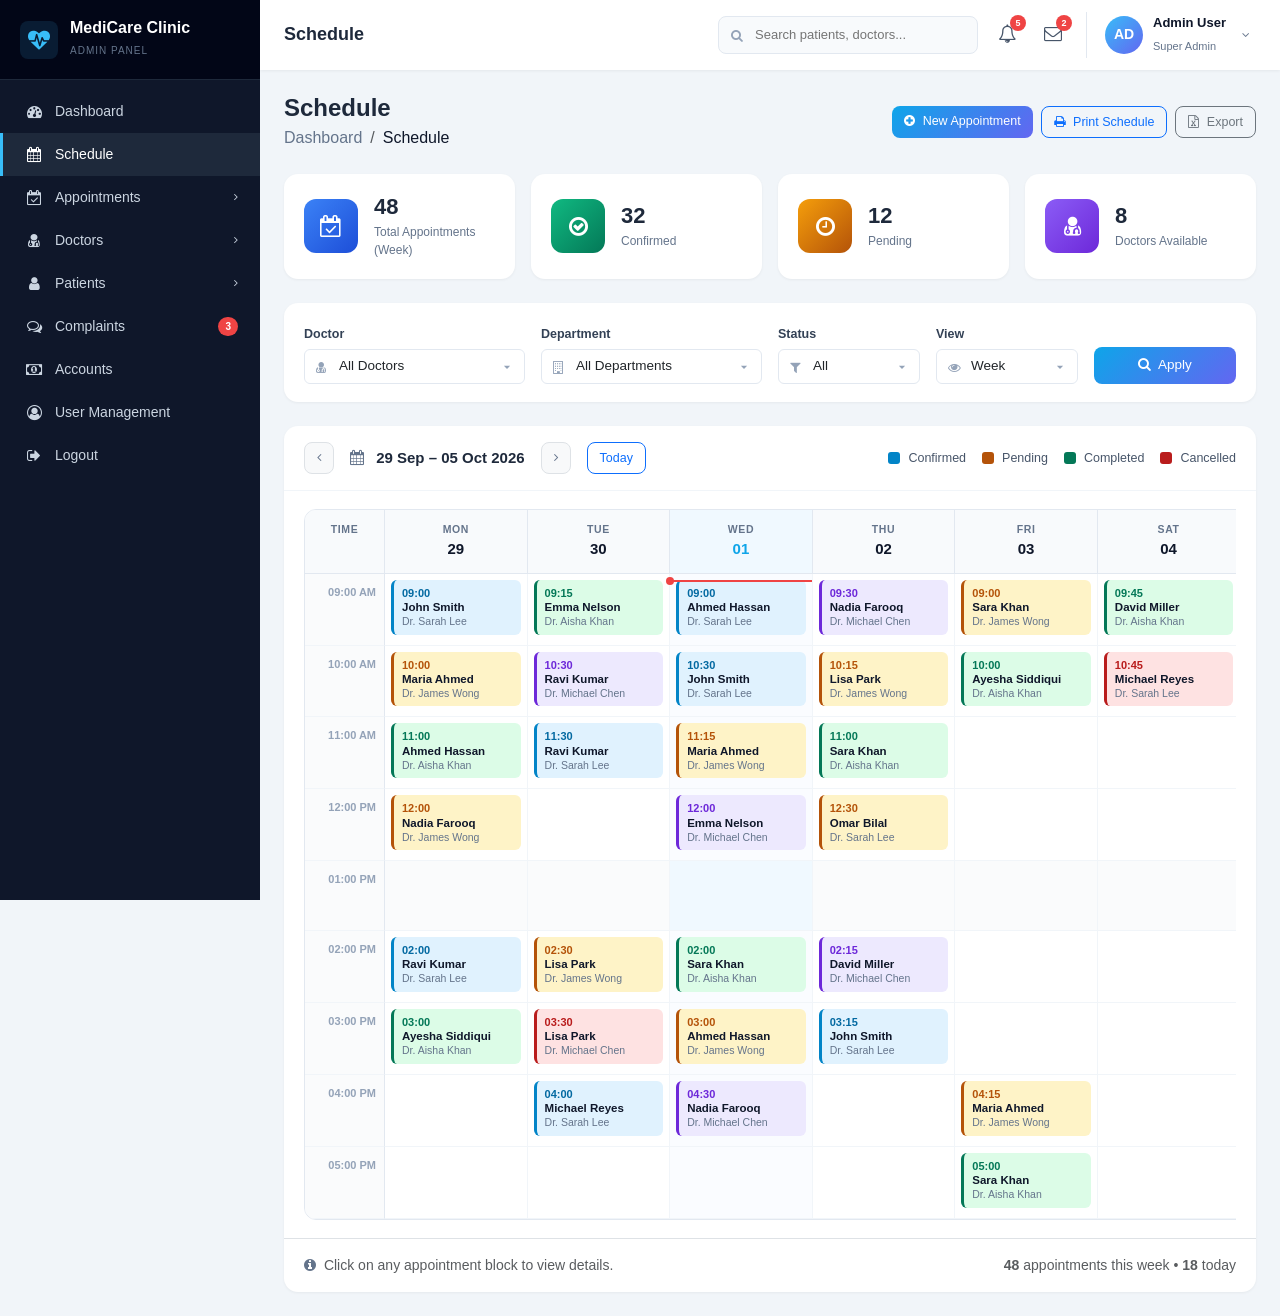
<file: frontend/schedule.html>
<!DOCTYPE html>
<html lang="en">

<head>
    <meta charset="UTF-8">
    <meta name="viewport" content="width=device-width, initial-scale=1.0">
    <title>Schedule - Clinic Admin</title>

    <!-- Bootstrap 5 -->
    <link href="https://cdn.jsdelivr.net/npm/bootstrap@5.3.3/dist/css/bootstrap.min.css" rel="stylesheet">
    <!-- Font Awesome 4 -->
    <link rel="stylesheet" href="https://cdnjs.cloudflare.com/ajax/libs/font-awesome/4.7.0/css/font-awesome.min.css">

    <style>
        :root {
            --sidebar-bg: #0f172a;
            --sidebar-hover: #1e293b;
            --sidebar-text: #cbd5e1;
            --accent: #38bdf8;
            --sidebar-w: 260px;
        }

        body {
            font-family: 'Segoe UI', Tahoma, Arial, sans-serif;
            background: #f1f5f9;
            color: #1e293b;
            overflow-x: hidden;
        }

        /* ---------- SIDEBAR ---------- */
        .sidebar {
            width: var(--sidebar-w);
            background: var(--sidebar-bg);
            color: var(--sidebar-text);
            position: fixed;
            top: 0;
            left: 0;
            bottom: 0;
            overflow-y: auto;
            transition: transform .3s ease;
            z-index: 1040;
            display: flex;
            flex-direction: column;
        }

        .sidebar::-webkit-scrollbar {
            width: 6px;
        }

        .sidebar::-webkit-scrollbar-thumb {
            background: #334155;
            border-radius: 4px;
        }

        .brand {
            padding: 18px 20px;
            display: flex;
            align-items: center;
            gap: 12px;
            background: #020617;
            border-bottom: 1px solid #1e293b;
            flex-shrink: 0;
        }

        .brand i {
            font-size: 22px;
            color: var(--accent);
            background: rgba(56, 189, 248, .12);
            padding: 8px;
            border-radius: 8px;
        }

        .brand-text h2 {
            font-size: 16px;
            color: #fff;
            margin: 0;
            font-weight: 600;
        }

        .brand-text span {
            font-size: 10px;
            color: #64748b;
            letter-spacing: 1px;
            text-transform: uppercase;
        }

        .nav-side {
            padding: 10px 0;
            flex: 1;
        }

        .nav-side .nav-title {
            font-size: 10px;
            text-transform: uppercase;
            letter-spacing: 1.2px;
            color: #475569;
            padding: 14px 22px 6px;
            font-weight: 600;
        }

        .nav-side .nav-link {
            display: flex;
            align-items: center;
            gap: 12px;
            padding: 11px 22px;
            color: var(--sidebar-text);
            font-size: 14px;
            text-decoration: none;
            border-left: 3px solid transparent;
            transition: all .2s;
            cursor: pointer;
        }

        .nav-side .nav-link:hover {
            background: var(--sidebar-hover);
            color: #fff;
        }

        .nav-side .nav-link.active {
            background: var(--sidebar-hover);
            color: #fff;
            border-left-color: var(--accent);
        }

        .nav-side .nav-link .fa:first-child {
            width: 18px;
            text-align: center;
            font-size: 15px;
        }

        .nav-side .nav-link .arrow {
            margin-left: auto;
            font-size: 11px;
            transition: transform .2s;
        }

        .nav-side .nav-link[aria-expanded="true"] .arrow {
            transform: rotate(90deg);
        }

        .submenu {
            background: #020617;
        }

        .submenu .nav-link {
            padding: 9px 22px 9px 52px;
            font-size: 13px;
            border-left: none;
        }

        .submenu .nav-link .fa {
            font-size: 11px;
            color: #64748b;
        }

        .badge-pill-sm {
            margin-left: auto;
            background: #ef4444;
            color: #fff;
            font-size: 10px;
            padding: 2px 7px;
            border-radius: 10px;
            font-weight: 600;
        }

        .sidebar-footer {
            border-top: 1px solid #1e293b;
            background: #020617;
            flex-shrink: 0;
        }

        .sidebar-footer .nav-link {
            color: #f87171;
        }

        .sidebar-footer .nav-link:hover {
            background: #450a0a;
            color: #fecaca;
        }

        /* ---------- MAIN ---------- */
        .main-wrap {
            margin-left: var(--sidebar-w);
            min-height: 100vh;
            display: flex;
            flex-direction: column;
            transition: margin-left .3s ease;
        }

        .topbar {
            background: #fff;
            padding: 12px 24px;
            display: flex;
            align-items: center;
            gap: 16px;
            box-shadow: 0 1px 3px rgba(0, 0, 0, .06);
            position: sticky;
            top: 0;
            z-index: 1030;
        }

        .toggle-btn {
            background: none;
            border: none;
            font-size: 20px;
            color: #334155;
            cursor: pointer;
            display: none;
            padding: 4px 8px;
        }

        .page-title {
            font-size: 18px;
            font-weight: 600;
            margin: 0;
        }

        .search-wrap {
            margin-left: auto;
            position: relative;
        }

        .search-wrap input {
            padding: 8px 12px 8px 36px;
            border: 1px solid #e2e8f0;
            border-radius: 8px;
            font-size: 13px;
            width: 260px;
            outline: none;
            background: #f8fafc;
            transition: all .2s;
        }

        .search-wrap input:focus {
            border-color: var(--accent);
            background: #fff;
        }

        .search-wrap .fa-search {
            position: absolute;
            left: 13px;
            top: 50%;
            transform: translateY(-50%);
            color: #94a3b8;
            font-size: 13px;
        }

        .top-icons {
            display: flex;
            align-items: center;
            gap: 20px;
        }

        .top-icons .icon-btn {
            position: relative;
            color: #475569;
            font-size: 18px;
            cursor: pointer;
            background: none;
            border: none;
            padding: 4px;
            transition: color .2s;
        }

        .top-icons .icon-btn:hover {
            color: #0f172a;
        }

        .top-icons .dot {
            position: absolute;
            top: -2px;
            right: -6px;
            background: #ef4444;
            color: #fff;
            font-size: 9px;
            min-width: 16px;
            height: 16px;
            padding: 0 4px;
            border-radius: 10px;
            display: flex;
            align-items: center;
            justify-content: center;
            font-weight: 600;
        }

        .user-chip {
            display: flex;
            align-items: center;
            gap: 10px;
            padding-left: 18px;
            border-left: 1px solid #e2e8f0;
            cursor: pointer;
            background: none;
            border-top: none;
            border-right: none;
            border-bottom: none;
        }

        .user-chip .avatar {
            width: 38px;
            height: 38px;
            border-radius: 50%;
            background: linear-gradient(135deg, #38bdf8, #6366f1);
            color: #fff;
            display: flex;
            align-items: center;
            justify-content: center;
            font-weight: 600;
            font-size: 14px;
        }

        .user-chip .info {
            text-align: left;
        }

        .user-chip .info strong {
            display: block;
            font-size: 13px;
            color: #0f172a;
        }

        .user-chip .info span {
            font-size: 11px;
            color: #64748b;
        }

        /* Content */
        .content {
            padding: 24px;
            flex: 1;
        }

        /* Stat cards */
        .stat-card {
            background: #fff;
            border-radius: 14px;
            padding: 20px;
            display: flex;
            align-items: center;
            gap: 16px;
            box-shadow: 0 1px 3px rgba(0, 0, 0, .05);
            transition: transform .2s, box-shadow .2s;
            height: 100%;
        }

        .stat-card:hover {
            transform: translateY(-4px);
            box-shadow: 0 10px 24px rgba(0, 0, 0, .08);
        }

        .stat-icon {
            width: 54px;
            height: 54px;
            border-radius: 12px;
            display: flex;
            align-items: center;
            justify-content: center;
            font-size: 22px;
            color: #fff;
            flex-shrink: 0;
        }

        .bg-grad-blue {
            background: linear-gradient(135deg, #3b82f6, #1d4ed8);
        }

        .bg-grad-green {
            background: linear-gradient(135deg, #10b981, #047857);
        }

        .bg-grad-orange {
            background: linear-gradient(135deg, #f59e0b, #b45309);
        }

        .bg-grad-purple {
            background: linear-gradient(135deg, #8b5cf6, #6d28d9);
        }

        .bg-grad-red {
            background: linear-gradient(135deg, #ef4444, #b91c1c);
        }

        .bg-grad-teal {
            background: linear-gradient(135deg, #14b8a6, #0f766e);
        }

        .stat-info h3 {
            font-size: 22px;
            font-weight: 700;
            margin: 0;
        }

        .stat-info p {
            font-size: 12px;
            color: #64748b;
            margin: 2px 0 0;
        }

        /* Panels */
        .panel {
            background: #fff;
            border-radius: 14px;
            box-shadow: 0 1px 3px rgba(0, 0, 0, .05);
            overflow: hidden;
            height: 100%;
        }

        .panel-head {
            padding: 16px 20px;
            border-bottom: 1px solid #f1f5f9;
            display: flex;
            align-items: center;
            justify-content: space-between;
        }

        .panel-head h6 {
            margin: 0;
            font-weight: 600;
            font-size: 15px;
        }

        .panel-head .fa {
            color: #64748b;
        }

        .panel-body {
            padding: 18px 20px;
        }

        /* Overlay for mobile */
        .sidebar-overlay {
            position: fixed;
            inset: 0;
            background: rgba(0, 0, 0, .5);
            z-index: 1035;
            opacity: 0;
            visibility: hidden;
            transition: opacity .3s;
        }

        .sidebar-overlay.show {
            opacity: 1;
            visibility: visible;
        }

        /* Input with leading icon */
        .input-icon-wrap {
            position: relative;
        }

        .input-icon-wrap .input-icon {
            position: absolute;
            left: 12px;
            top: 50%;
            transform: translateY(-50%);
            color: #94a3b8;
            font-size: 13px;
            pointer-events: none;
            z-index: 3;
        }

        .input-icon-wrap .form-control,
        .input-icon-wrap .form-select {
            padding-left: 34px;
            font-size: 13.5px;
            border-color: #e2e8f0;
            transition: all .2s;
        }

        .input-icon-wrap .form-control:focus,
        .input-icon-wrap .form-select:focus {
            border-color: #38bdf8;
            box-shadow: 0 0 0 3px rgba(56, 189, 248, .15);
        }

        .input-icon-wrap .form-select {
            background-position: right 12px center;
            appearance: none;
            -webkit-appearance: none;
            background-image: url("data:image/svg+xml,%3Csvg xmlns='http://www.w3.org/2000/svg' width='12' height='12' viewBox='0 0 16 16'%3E%3Cpath fill='%2394a3b8' d='M8 11L3 6h10z'/%3E%3C/svg%3E");
            background-repeat: no-repeat;
            background-size: 10px;
        }

        /* Form labels */
        .form-label {
            font-size: 12.5px;
            font-weight: 600;
            color: #334155;
            margin-bottom: 6px;
        }

        /* Buttons */
        .btn-primary {
            background: linear-gradient(135deg, #0ea5e9, #6366f1);
            border: none;
        }

        .btn-primary:hover {
            background: linear-gradient(135deg, #0284c7, #4f46e5);
        }

        .btn {
            border-radius: 8px;
            font-size: 13.5px;
            padding: 8px 16px;
        }

        .btn-sm {
            font-size: 12.5px;
            padding: 6px 12px;
        }

        /* Breadcrumb */
        .breadcrumb-item a {
            color: #64748b;
        }

        .breadcrumb-item.active {
            color: #0f172a;
            font-weight: 500;
        }

        /* Nav pills */
        .nav-pills .nav-link {
            font-size: 13px;
            color: #475569;
            border-radius: 8px;
            padding: 8px 16px;
            font-weight: 500;
        }

        .nav-pills .nav-link:hover {
            background: #f1f5f9;
        }

        .nav-pills .nav-link.active {
            background: linear-gradient(135deg, #0ea5e9, #6366f1);
            color: #fff;
        }

        .nav-pills .nav-link .fa {
            margin-right: 6px;
        }

        /* Dropdown menu */
        .dropdown-menu {
            font-size: 13px;
            border-radius: 10px;
            border: 1px solid #e2e8f0;
            padding: 6px;
        }

        .dropdown-item {
            border-radius: 6px;
            padding: 7px 10px;
        }

        .dropdown-item:hover {
            background: #f1f5f9;
        }

        /* Modal */
        .modal-content {
            border-radius: 14px;
            border: none;
        }

        .modal-header {
            border-bottom: 1px solid #f1f5f9;
            padding: 18px 22px;
        }

        .modal-title {
            font-size: 15px;
            font-weight: 600;
        }

        .modal-body {
            padding: 22px;
        }

        .modal-footer {
            border-top: 1px solid #f1f5f9;
            padding: 14px 22px;
        }

        /* ============ WEEKLY CALENDAR GRID ============ */
        .calendar-wrap {
            overflow-x: auto;
        }

        .calendar-grid {
            display: grid;
            grid-template-columns: 80px repeat(7, minmax(140px, 1fr));
            border: 1px solid #e2e8f0;
            border-radius: 12px;
            overflow: hidden;
            min-width: 1080px;
            background: #fff;
        }

        /* Header row */
        .cal-header {
            background: #f8fafc;
            padding: 12px 10px;
            text-align: center;
            font-size: 12px;
            font-weight: 600;
            color: #475569;
            border-bottom: 1px solid #e2e8f0;
            border-right: 1px solid #e2e8f0;
        }

        .cal-header:last-child {
            border-right: none;
        }

        .cal-header .day-name {
            display: block;
            text-transform: uppercase;
            letter-spacing: .6px;
            font-size: 10.5px;
            color: #64748b;
        }

        .cal-header .day-num {
            font-size: 15px;
            color: #0f172a;
            font-weight: 700;
        }

        .cal-header.today .day-num {
            color: #0ea5e9;
        }

        .cal-header.today {
            background: #f0f9ff;
        }

        /* Time column */
        .cal-time {
            background: #fafbfc;
            padding: 10px 8px;
            font-size: 11px;
            color: #94a3b8;
            text-align: right;
            font-weight: 600;
            border-bottom: 1px solid #f1f5f9;
            border-right: 1px solid #e2e8f0;
            min-height: 70px;
        }

        /* Time slot cells */
        .cal-cell {
            background: #fff;
            border-bottom: 1px solid #f1f5f9;
            border-right: 1px solid #f1f5f9;
            padding: 6px;
            min-height: 70px;
            position: relative;
            transition: background .15s;
        }

        .cal-cell:hover {
            background: #f8fafc;
        }

        .cal-cell:last-child {
            border-right: none;
        }

        /* Appointment block */
        .apt-block {
            display: block;
            text-decoration: none;
            border-left: 3px solid;
            border-radius: 6px;
            padding: 6px 8px;
            margin-bottom: 4px;
            font-size: 11.5px;
            line-height: 1.3;
            transition: transform .15s, box-shadow .15s;
            color: #0f172a;
        }

        .apt-block:hover {
            transform: translateY(-1px);
            box-shadow: 0 4px 10px rgba(0, 0, 0, .08);
            color: #0f172a;
        }

        .apt-block .apt-time {
            font-weight: 700;
            font-size: 11px;
            display: block;
        }

        .apt-block .apt-name {
            font-weight: 600;
            display: block;
            font-size: 11.5px;
        }

        .apt-block .apt-doc {
            color: #64748b;
            font-size: 10.5px;
            display: block;
        }

        .apt-blue {
            background: #e0f2fe;
            border-left-color: #0284c7;
        }

        .apt-blue .apt-time {
            color: #0369a1;
        }

        .apt-green {
            background: #dcfce7;
            border-left-color: #047857;
        }

        .apt-green .apt-time {
            color: #047857;
        }

        .apt-orange {
            background: #fef3c7;
            border-left-color: #b45309;
        }

        .apt-orange .apt-time {
            color: #b45309;
        }

        .apt-purple {
            background: #ede9fe;
            border-left-color: #6d28d9;
        }

        .apt-purple .apt-time {
            color: #6d28d9;
        }

        .apt-red {
            background: #fee2e2;
            border-left-color: #b91c1c;
        }

        .apt-red .apt-time {
            color: #b91c1c;
        }

        .apt-gray {
            background: #f1f5f9;
            border-left-color: #64748b;
        }

        .apt-gray .apt-time {
            color: #475569;
        }

        /* Doctor legend */
        .legend-item {
            display: flex;
            align-items: center;
            gap: 8px;
            font-size: 12.5px;
            color: #475569;
            margin-bottom: 6px;
        }

        .legend-dot {
            width: 12px;
            height: 12px;
            border-radius: 3px;
            flex-shrink: 0;
        }

        /* Today highlight */
        .cal-cell.today {
            background: #fafcff;
        }

        /* Now line */
        .now-line {
            position: absolute;
            left: 0;
            right: 0;
            height: 2px;
            background: #ef4444;
            z-index: 2;
        }

        .now-line::before {
            content: '';
            position: absolute;
            left: -4px;
            top: -3px;
            width: 8px;
            height: 8px;
            border-radius: 50%;
            background: #ef4444;
        }

        /* Status badges */
        .status-badge {
            font-size: 11px;
            padding: 4px 10px;
            border-radius: 20px;
            font-weight: 600;
        }

        .st-confirmed {
            background: #dbeafe;
            color: #1d4ed8;
        }

        .st-pending {
            background: #fef3c7;
            color: #b45309;
        }

        .st-completed {
            background: #d1fae5;
            color: #047857;
        }

        .st-cancelled {
            background: #fee2e2;
            color: #b91c1c;
        }

        /* ---------- RESPONSIVE ---------- */
        @media (max-width: 991.98px) {
            .sidebar {
                transform: translateX(-100%);
            }

            .sidebar.show {
                transform: translateX(0);
            }

            .main-wrap {
                margin-left: 0;
            }

            .toggle-btn {
                display: inline-block;
            }

            .search-wrap input {
                width: 180px;
            }

            .user-chip .info {
                display: none;
            }
        }

        @media (max-width: 575.98px) {
            .search-wrap {
                display: none;
            }

            .content {
                padding: 16px;
            }
        }
    </style>
</head>

<body>

    <!-- ============ SIDEBAR ============ -->
    <aside class="sidebar" id="sidebar">

        <div class="brand">
            <i class="fa fa-heartbeat" aria-hidden="true"></i>
            <div class="brand-text">
                <h2>MediCare Clinic</h2>
                <span>Admin Panel</span>
            </div>
        </div>

        <nav class="nav-side">

            <a href="dashboard.html" class="nav-link">
                <i class="fa fa-dashboard" aria-hidden="true"></i>
                <span>Dashboard</span>
            </a>

            <a href="schedule.html" class="nav-link active">
                <i class="fa fa-calendar" aria-hidden="true"></i>
                <span>Schedule</span>
            </a>

            <a class="nav-link" data-bs-toggle="collapse" href="#menuAppointment" role="button" aria-expanded="false">
                <i class="fa fa-calendar-check-o" aria-hidden="true"></i>
                <span>Appointments</span>
                <i class="fa fa-angle-right arrow" aria-hidden="true"></i>
            </a>
            <div class="collapse submenu" id="menuAppointment">
                <a href="appointments/create.html" class="nav-link">
                    <i class="fa fa-plus-circle" aria-hidden="true"></i> New Appointment
                </a>
                <a href="appointments/appointments.html" class="nav-link">
                    <i class="fa fa-list-ul" aria-hidden="true"></i> All Appointments
                </a>
            </div>

            <a class="nav-link" data-bs-toggle="collapse" href="#menuDoctors" role="button" aria-expanded="false">
                <i class="fa fa-user-md" aria-hidden="true"></i>
                <span>Doctors</span>
                <i class="fa fa-angle-right arrow" aria-hidden="true"></i>
            </a>
            <div class="collapse submenu" id="menuDoctors">
                <a href="doctors/create.html" class="nav-link">
                    <i class="fa fa-user-plus" aria-hidden="true"></i> Create Doctor
                </a>
                <a href="doctors/doctors.html" class="nav-link">
                    <i class="fa fa-users" aria-hidden="true"></i> All Doctors
                </a>
                <a href="doctors/specislists.html" class="nav-link">
                    <i class="fa fa-stethoscope" aria-hidden="true"></i> Specialists
                </a>
            </div>

            <a class="nav-link" data-bs-toggle="collapse" href="#menuPatients" role="button" aria-expanded="false">
                <i class="fa fa-user" aria-hidden="true"></i>
                <span>Patients</span>
                <i class="fa fa-angle-right arrow" aria-hidden="true"></i>
            </a>
            <div class="collapse submenu" id="menuPatients">
                <a href="patients/create.html" class="nav-link">
                    <i class="fa fa-user-plus" aria-hidden="true"></i> New Patient
                </a>
                <a href="patients/patients.html" class="nav-link">
                    <i class="fa fa-users" aria-hidden="true"></i> All Patients
                </a>
            </div>

            <a href="complaints.html" class="nav-link">
                <i class="fa fa-comments-o" aria-hidden="true"></i>
                <span>Complaints</span>
                <span class="badge-pill-sm">3</span>
            </a>

            <a href="accounts.html" class="nav-link">
                <i class="fa fa-money" aria-hidden="true"></i>
                <span>Accounts</span>
            </a>

            <a href="users.html" class="nav-link">
                <i class="fa fa-user-circle-o" aria-hidden="true"></i>
                <span>User Management</span>
            </a>

            <a href="#" class="nav-link">
                <i class="fa fa-sign-out" aria-hidden="true"></i>
                <span>Logout</span>
            </a>

        </nav>
    </aside>

    <div class="sidebar-overlay" id="overlay"></div>

    <!-- ============ MAIN ============ -->
    <div class="main-wrap" id="mainWrap">

        <!-- Topbar -->
        <header class="topbar">
            <button class="toggle-btn" id="toggleBtn" aria-label="Toggle sidebar" data-bs-toggle="offcanvas"
                data-bs-target="#sidebar" aria-controls="sidebar">
                <i class="fa fa-bars" aria-hidden="true"></i>
            </button>
            <h1 class="page-title">Schedule</h1>

            <div class="search-wrap">
                <i class="fa fa-search" aria-hidden="true"></i>
                <input type="text" placeholder="Search patients, doctors...">
            </div>

            <div class="top-icons">
                <button class="icon-btn" title="Notifications">
                    <i class="fa fa-bell-o" aria-hidden="true"></i>
                    <span class="dot">5</span>
                </button>
                <button class="icon-btn" title="Messages">
                    <i class="fa fa-envelope-o" aria-hidden="true"></i>
                    <span class="dot">2</span>
                </button>
                <div class="dropdown">
                    <button class="user-chip" data-bs-toggle="dropdown" aria-expanded="false">
                        <div class="avatar">AD</div>
                        <div class="info">
                            <strong>Admin User</strong>
                            <span>Super Admin</span>
                        </div>
                        <i class="fa fa-angle-down" style="font-size:12px;color:#64748b;margin-left:6px;"></i>
                    </button>
                    <ul class="dropdown-menu dropdown-menu-end shadow-sm">
                        <li><a class="dropdown-item" href="#"><i class="fa fa-user-o me-2"></i>My Profile</a></li>
                        <li><a class="dropdown-item" href="#"><i class="fa fa-cog me-2"></i>Settings</a></li>
                        <li>
                            <hr class="dropdown-divider">
                        </li>
                        <li><a class="dropdown-item text-danger" href="#"><i class="fa fa-sign-out me-2"></i>Logout</a>
                        </li>
                    </ul>
                </div>
            </div>
        </header>

        <!-- ================= MAIN CONTENT: SCHEDULE ================= -->
        <main class="content">

            <!-- Page Header -->
            <div class="d-flex flex-wrap justify-content-between align-items-center mb-4 gap-2">
                <div>
                    <h4 class="mb-1 fw-bold">Schedule</h4>
                    <nav aria-label="breadcrumb">
                        <ol class="breadcrumb mb-0 small">
                            <li class="breadcrumb-item"><a href="dashboard.html"
                                    class="text-decoration-none">Dashboard</a></li>
                            <li class="breadcrumb-item active" aria-current="page">Schedule</li>
                        </ol>
                    </nav>
                </div>
                <div class="d-flex gap-2 flex-wrap">
                    <a href="appointments/create.html" class="btn btn-primary btn-sm">
                        <i class="fa fa-plus-circle me-1" aria-hidden="true"></i> New Appointment
                    </a>
                    <button class="btn btn-outline-primary btn-sm">
                        <i class="fa fa-print me-1" aria-hidden="true"></i> Print Schedule
                    </button>
                    <button class="btn btn-outline-secondary btn-sm">
                        <i class="fa fa-file-excel-o me-1" aria-hidden="true"></i> Export
                    </button>
                </div>
            </div>

            <!-- Quick Stats Row -->
            <div class="row g-3 mb-4">
                <div class="col-sm-6 col-lg-3">
                    <div class="stat-card">
                        <div class="stat-icon bg-grad-blue"><i class="fa fa-calendar-check-o" aria-hidden="true"></i>
                        </div>
                        <div class="stat-info">
                            <h3>48</h3>
                            <p>Total Appointments (Week)</p>
                        </div>
                    </div>
                </div>
                <div class="col-sm-6 col-lg-3">
                    <div class="stat-card">
                        <div class="stat-icon bg-grad-green"><i class="fa fa-check-circle-o" aria-hidden="true"></i>
                        </div>
                        <div class="stat-info">
                            <h3>32</h3>
                            <p>Confirmed</p>
                        </div>
                    </div>
                </div>
                <div class="col-sm-6 col-lg-3">
                    <div class="stat-card">
                        <div class="stat-icon bg-grad-orange"><i class="fa fa-clock-o" aria-hidden="true"></i></div>
                        <div class="stat-info">
                            <h3>12</h3>
                            <p>Pending</p>
                        </div>
                    </div>
                </div>
                <div class="col-sm-6 col-lg-3">
                    <div class="stat-card">
                        <div class="stat-icon bg-grad-purple"><i class="fa fa-user-md" aria-hidden="true"></i></div>
                        <div class="stat-info">
                            <h3>8</h3>
                            <p>Doctors Available</p>
                        </div>
                    </div>
                </div>
            </div>

            <!-- Filters Card -->
            <div class="panel mb-4">
                <div class="panel-body">
                    <div class="row g-3 align-items-end">
                        <div class="col-md-3">
                            <label class="form-label">Doctor</label>
                            <div class="input-icon-wrap">
                                <i class="fa fa-user-md input-icon" aria-hidden="true"></i>
                                <select class="form-select">
                                    <option value="">All Doctors</option>
                                    <option>Dr. Sarah Lee</option>
                                    <option>Dr. James Wong</option>
                                    <option>Dr. Aisha Khan</option>
                                    <option>Dr. Michael Chen</option>
                                </select>
                            </div>
                        </div>
                        <div class="col-md-3">
                            <label class="form-label">Department</label>
                            <div class="input-icon-wrap">
                                <i class="fa fa-building-o input-icon" aria-hidden="true"></i>
                                <select class="form-select">
                                    <option value="">All Departments</option>
                                    <option>Cardiology</option>
                                    <option>Dermatology</option>
                                    <option>General Medicine</option>
                                    <option>Orthopedics</option>
                                </select>
                            </div>
                        </div>
                        <div class="col-md-2">
                            <label class="form-label">Status</label>
                            <div class="input-icon-wrap">
                                <i class="fa fa-filter input-icon" aria-hidden="true"></i>
                                <select class="form-select">
                                    <option value="">All</option>
                                    <option>Confirmed</option>
                                    <option>Pending</option>
                                    <option>Completed</option>
                                    <option>Cancelled</option>
                                </select>
                            </div>
                        </div>
                        <div class="col-md-2">
                            <label class="form-label">View</label>
                            <div class="input-icon-wrap">
                                <i class="fa fa-eye input-icon" aria-hidden="true"></i>
                                <select class="form-select">
                                    <option>Week</option>
                                    <option>Day</option>
                                    <option>Month</option>
                                </select>
                            </div>
                        </div>
                        <div class="col-md-2">
                            <button class="btn btn-primary w-100">
                                <i class="fa fa-search me-1" aria-hidden="true"></i> Apply
                            </button>
                        </div>
                    </div>
                </div>
            </div>

            <!-- Week Navigation + Calendar -->
            <div class="panel">
                <div class="panel-head flex-wrap gap-2">
                    <div class="d-flex align-items-center gap-2">
                        <button class="btn btn-sm btn-light border">
                            <i class="fa fa-angle-left" aria-hidden="true"></i>
                        </button>
                        <h6 class="mb-0 mx-2">
                            <i class="fa fa-calendar me-2" aria-hidden="true"></i>
                            29 Sep – 05 Oct 2026
                        </h6>
                        <button class="btn btn-sm btn-light border">
                            <i class="fa fa-angle-right" aria-hidden="true"></i>
                        </button>
                        <button class="btn btn-sm btn-outline-primary ms-2">Today</button>
                    </div>

                    <div class="d-flex flex-wrap gap-3">
                        <div class="legend-item mb-0"><span class="legend-dot"
                                style="background:#0284c7;"></span>Confirmed</div>
                        <div class="legend-item mb-0"><span class="legend-dot"
                                style="background:#b45309;"></span>Pending</div>
                        <div class="legend-item mb-0"><span class="legend-dot"
                                style="background:#047857;"></span>Completed</div>
                        <div class="legend-item mb-0"><span class="legend-dot"
                                style="background:#b91c1c;"></span>Cancelled</div>
                    </div>
                </div>

                <div class="panel-body">
                    <div class="calendar-wrap">
                        <div class="calendar-grid">

                            <!-- ========= HEADER ROW ========= -->
                            <div class="cal-header">
                                <span class="day-name">TIME</span>
                            </div>
                            <div class="cal-header">
                                <span class="day-name">Mon</span>
                                <span class="day-num">29</span>
                            </div>
                            <div class="cal-header">
                                <span class="day-name">Tue</span>
                                <span class="day-num">30</span>
                            </div>
                            <div class="cal-header today">
                                <span class="day-name">Wed</span>
                                <span class="day-num">01</span>
                            </div>
                            <div class="cal-header">
                                <span class="day-name">Thu</span>
                                <span class="day-num">02</span>
                            </div>
                            <div class="cal-header">
                                <span class="day-name">Fri</span>
                                <span class="day-num">03</span>
                            </div>
                            <div class="cal-header">
                                <span class="day-name">Sat</span>
                                <span class="day-num">04</span>
                            </div>
                            <div class="cal-header">
                                <span class="day-name">Sun</span>
                                <span class="day-num">05</span>
                            </div>

                            <!-- ========= 09:00 AM ========= -->
                            <div class="cal-time">09:00 AM</div>
                            <div class="cal-cell">
                                <a href="#" class="apt-block apt-blue">
                                    <span class="apt-time">09:00</span>
                                    <span class="apt-name">John Smith</span>
                                    <span class="apt-doc">Dr. Sarah Lee</span>
                                </a>
                            </div>
                            <div class="cal-cell">
                                <a href="#" class="apt-block apt-green">
                                    <span class="apt-time">09:15</span>
                                    <span class="apt-name">Emma Nelson</span>
                                    <span class="apt-doc">Dr. Aisha Khan</span>
                                </a>
                            </div>
                            <div class="cal-cell today">
                                <div class="now-line"></div>
                                <a href="#" class="apt-block apt-blue">
                                    <span class="apt-time">09:00</span>
                                    <span class="apt-name">Ahmed Hassan</span>
                                    <span class="apt-doc">Dr. Sarah Lee</span>
                                </a>
                            </div>
                            <div class="cal-cell">
                                <a href="#" class="apt-block apt-purple">
                                    <span class="apt-time">09:30</span>
                                    <span class="apt-name">Nadia Farooq</span>
                                    <span class="apt-doc">Dr. Michael Chen</span>
                                </a>
                            </div>
                            <div class="cal-cell">
                                <a href="#" class="apt-block apt-orange">
                                    <span class="apt-time">09:00</span>
                                    <span class="apt-name">Sara Khan</span>
                                    <span class="apt-doc">Dr. James Wong</span>
                                </a>
                            </div>
                            <div class="cal-cell">
                                <a href="#" class="apt-block apt-green">
                                    <span class="apt-time">09:45</span>
                                    <span class="apt-name">David Miller</span>
                                    <span class="apt-doc">Dr. Aisha Khan</span>
                                </a>
                            </div>
                            <div class="cal-cell"></div>

                            <!-- ========= 10:00 AM ========= -->
                            <div class="cal-time">10:00 AM</div>
                            <div class="cal-cell">
                                <a href="#" class="apt-block apt-orange">
                                    <span class="apt-time">10:00</span>
                                    <span class="apt-name">Maria Ahmed</span>
                                    <span class="apt-doc">Dr. James Wong</span>
                                </a>
                            </div>
                            <div class="cal-cell">
                                <a href="#" class="apt-block apt-purple">
                                    <span class="apt-time">10:30</span>
                                    <span class="apt-name">Ravi Kumar</span>
                                    <span class="apt-doc">Dr. Michael Chen</span>
                                </a>
                            </div>
                            <div class="cal-cell today">
                                <a href="#" class="apt-block apt-blue">
                                    <span class="apt-time">10:30</span>
                                    <span class="apt-name">John Smith</span>
                                    <span class="apt-doc">Dr. Sarah Lee</span>
                                </a>
                            </div>
                            <div class="cal-cell">
                                <a href="#" class="apt-block apt-orange">
                                    <span class="apt-time">10:15</span>
                                    <span class="apt-name">Lisa Park</span>
                                    <span class="apt-doc">Dr. James Wong</span>
                                </a>
                            </div>
                            <div class="cal-cell">
                                <a href="#" class="apt-block apt-green">
                                    <span class="apt-time">10:00</span>
                                    <span class="apt-name">Ayesha Siddiqui</span>
                                    <span class="apt-doc">Dr. Aisha Khan</span>
                                </a>
                            </div>
                            <div class="cal-cell">
                                <a href="#" class="apt-block apt-red">
                                    <span class="apt-time">10:45</span>
                                    <span class="apt-name">Michael Reyes</span>
                                    <span class="apt-doc">Dr. Sarah Lee</span>
                                </a>
                            </div>
                            <div class="cal-cell"></div>

                            <!-- ========= 11:00 AM ========= -->
                            <div class="cal-time">11:00 AM</div>
                            <div class="cal-cell">
                                <a href="#" class="apt-block apt-green">
                                    <span class="apt-time">11:00</span>
                                    <span class="apt-name">Ahmed Hassan</span>
                                    <span class="apt-doc">Dr. Aisha Khan</span>
                                </a>
                            </div>
                            <div class="cal-cell">
                                <a href="#" class="apt-block apt-blue">
                                    <span class="apt-time">11:30</span>
                                    <span class="apt-name">Ravi Kumar</span>
                                    <span class="apt-doc">Dr. Sarah Lee</span>
                                </a>
                            </div>
                            <div class="cal-cell today">
                                <a href="#" class="apt-block apt-orange">
                                    <span class="apt-time">11:15</span>
                                    <span class="apt-name">Maria Ahmed</span>
                                    <span class="apt-doc">Dr. James Wong</span>
                                </a>
                            </div>
                            <div class="cal-cell">
                                <a href="#" class="apt-block apt-green">
                                    <span class="apt-time">11:00</span>
                                    <span class="apt-name">Sara Khan</span>
                                    <span class="apt-doc">Dr. Aisha Khan</span>
                                </a>
                            </div>
                            <div class="cal-cell"></div>
                            <div class="cal-cell"></div>
                            <div class="cal-cell"></div>

                            <!-- ========= 12:00 PM ========= -->
                            <div class="cal-time">12:00 PM</div>
                            <div class="cal-cell">
                                <a href="#" class="apt-block apt-orange">
                                    <span class="apt-time">12:00</span>
                                    <span class="apt-name">Nadia Farooq</span>
                                    <span class="apt-doc">Dr. James Wong</span>
                                </a>
                            </div>
                            <div class="cal-cell"></div>
                            <div class="cal-cell today">
                                <a href="#" class="apt-block apt-purple">
                                    <span class="apt-time">12:00</span>
                                    <span class="apt-name">Emma Nelson</span>
                                    <span class="apt-doc">Dr. Michael Chen</span>
                                </a>
                            </div>
                            <div class="cal-cell">
                                <a href="#" class="apt-block apt-orange">
                                    <span class="apt-time">12:30</span>
                                    <span class="apt-name">Omar Bilal</span>
                                    <span class="apt-doc">Dr. Sarah Lee</span>
                                </a>
                            </div>
                            <div class="cal-cell"></div>
                            <div class="cal-cell"></div>
                            <div class="cal-cell"></div>

                            <!-- ========= 01:00 PM (LUNCH) ========= -->
                            <div class="cal-time">01:00 PM</div>
                            <div class="cal-cell" style="background:#fafbfc;"></div>
                            <div class="cal-cell" style="background:#fafbfc;"></div>
                            <div class="cal-cell today" style="background:#f0f9ff;"></div>
                            <div class="cal-cell" style="background:#fafbfc;"></div>
                            <div class="cal-cell" style="background:#fafbfc;"></div>
                            <div class="cal-cell" style="background:#fafbfc;"></div>
                            <div class="cal-cell"></div>

                            <!-- ========= 02:00 PM ========= -->
                            <div class="cal-time">02:00 PM</div>
                            <div class="cal-cell">
                                <a href="#" class="apt-block apt-blue">
                                    <span class="apt-time">02:00</span>
                                    <span class="apt-name">Ravi Kumar</span>
                                    <span class="apt-doc">Dr. Sarah Lee</span>
                                </a>
                            </div>
                            <div class="cal-cell">
                                <a href="#" class="apt-block apt-orange">
                                    <span class="apt-time">02:30</span>
                                    <span class="apt-name">Lisa Park</span>
                                    <span class="apt-doc">Dr. James Wong</span>
                                </a>
                            </div>
                            <div class="cal-cell today">
                                <a href="#" class="apt-block apt-green">
                                    <span class="apt-time">02:00</span>
                                    <span class="apt-name">Sara Khan</span>
                                    <span class="apt-doc">Dr. Aisha Khan</span>
                                </a>
                            </div>
                            <div class="cal-cell">
                                <a href="#" class="apt-block apt-purple">
                                    <span class="apt-time">02:15</span>
                                    <span class="apt-name">David Miller</span>
                                    <span class="apt-doc">Dr. Michael Chen</span>
                                </a>
                            </div>
                            <div class="cal-cell"></div>
                            <div class="cal-cell"></div>
                            <div class="cal-cell"></div>

                            <!-- ========= 03:00 PM ========= -->
                            <div class="cal-time">03:00 PM</div>
                            <div class="cal-cell">
                                <a href="#" class="apt-block apt-green">
                                    <span class="apt-time">03:00</span>
                                    <span class="apt-name">Ayesha Siddiqui</span>
                                    <span class="apt-doc">Dr. Aisha Khan</span>
                                </a>
                            </div>
                            <div class="cal-cell">
                                <a href="#" class="apt-block apt-red">
                                    <span class="apt-time">03:30</span>
                                    <span class="apt-name">Lisa Park</span>
                                    <span class="apt-doc">Dr. Michael Chen</span>
                                </a>
                            </div>
                            <div class="cal-cell today">
                                <a href="#" class="apt-block apt-orange">
                                    <span class="apt-time">03:00</span>
                                    <span class="apt-name">Ahmed Hassan</span>
                                    <span class="apt-doc">Dr. James Wong</span>
                                </a>
                            </div>
                            <div class="cal-cell">
                                <a href="#" class="apt-block apt-blue">
                                    <span class="apt-time">03:15</span>
                                    <span class="apt-name">John Smith</span>
                                    <span class="apt-doc">Dr. Sarah Lee</span>
                                </a>
                            </div>
                            <div class="cal-cell"></div>
                            <div class="cal-cell"></div>
                            <div class="cal-cell"></div>

                            <!-- ========= 04:00 PM ========= -->
                            <div class="cal-time">04:00 PM</div>
                            <div class="cal-cell"></div>
                            <div class="cal-cell">
                                <a href="#" class="apt-block apt-blue">
                                    <span class="apt-time">04:00</span>
                                    <span class="apt-name">Michael Reyes</span>
                                    <span class="apt-doc">Dr. Sarah Lee</span>
                                </a>
                            </div>
                            <div class="cal-cell today">
                                <a href="#" class="apt-block apt-purple">
                                    <span class="apt-time">04:30</span>
                                    <span class="apt-name">Nadia Farooq</span>
                                    <span class="apt-doc">Dr. Michael Chen</span>
                                </a>
                            </div>
                            <div class="cal-cell"></div>
                            <div class="cal-cell">
                                <a href="#" class="apt-block apt-orange">
                                    <span class="apt-time">04:15</span>
                                    <span class="apt-name">Maria Ahmed</span>
                                    <span class="apt-doc">Dr. James Wong</span>
                                </a>
                            </div>
                            <div class="cal-cell"></div>
                            <div class="cal-cell"></div>

                            <!-- ========= 05:00 PM ========= -->
                            <div class="cal-time">05:00 PM</div>
                            <div class="cal-cell"></div>
                            <div class="cal-cell"></div>
                            <div class="cal-cell today"></div>
                            <div class="cal-cell"></div>
                            <div class="cal-cell">
                                <a href="#" class="apt-block apt-green">
                                    <span class="apt-time">05:00</span>
                                    <span class="apt-name">Sara Khan</span>
                                    <span class="apt-doc">Dr. Aisha Khan</span>
                                </a>
                            </div>
                            <div class="cal-cell"></div>
                            <div class="cal-cell"></div>

                        </div>
                    </div>
                </div>

                <!-- Footer Summary -->
                <div class="panel-head border-top border-bottom-0 flex-wrap gap-2">
                    <div class="small text-muted">
                        <i class="fa fa-info-circle me-1" aria-hidden="true"></i>
                        Click on any appointment block to view details.
                    </div>
                    <div class="small text-muted">
                        <strong>48</strong> appointments this week • <strong>18</strong> today
                    </div>
                </div>
            </div>

        </main>
    </div>

    <!-- Bootstrap 5 JS -->
    <script src="https://cdn.jsdelivr.net/npm/bootstrap@5.3.3/dist/js/bootstrap.bundle.min.js"></script>

</body>

</html>
</file>
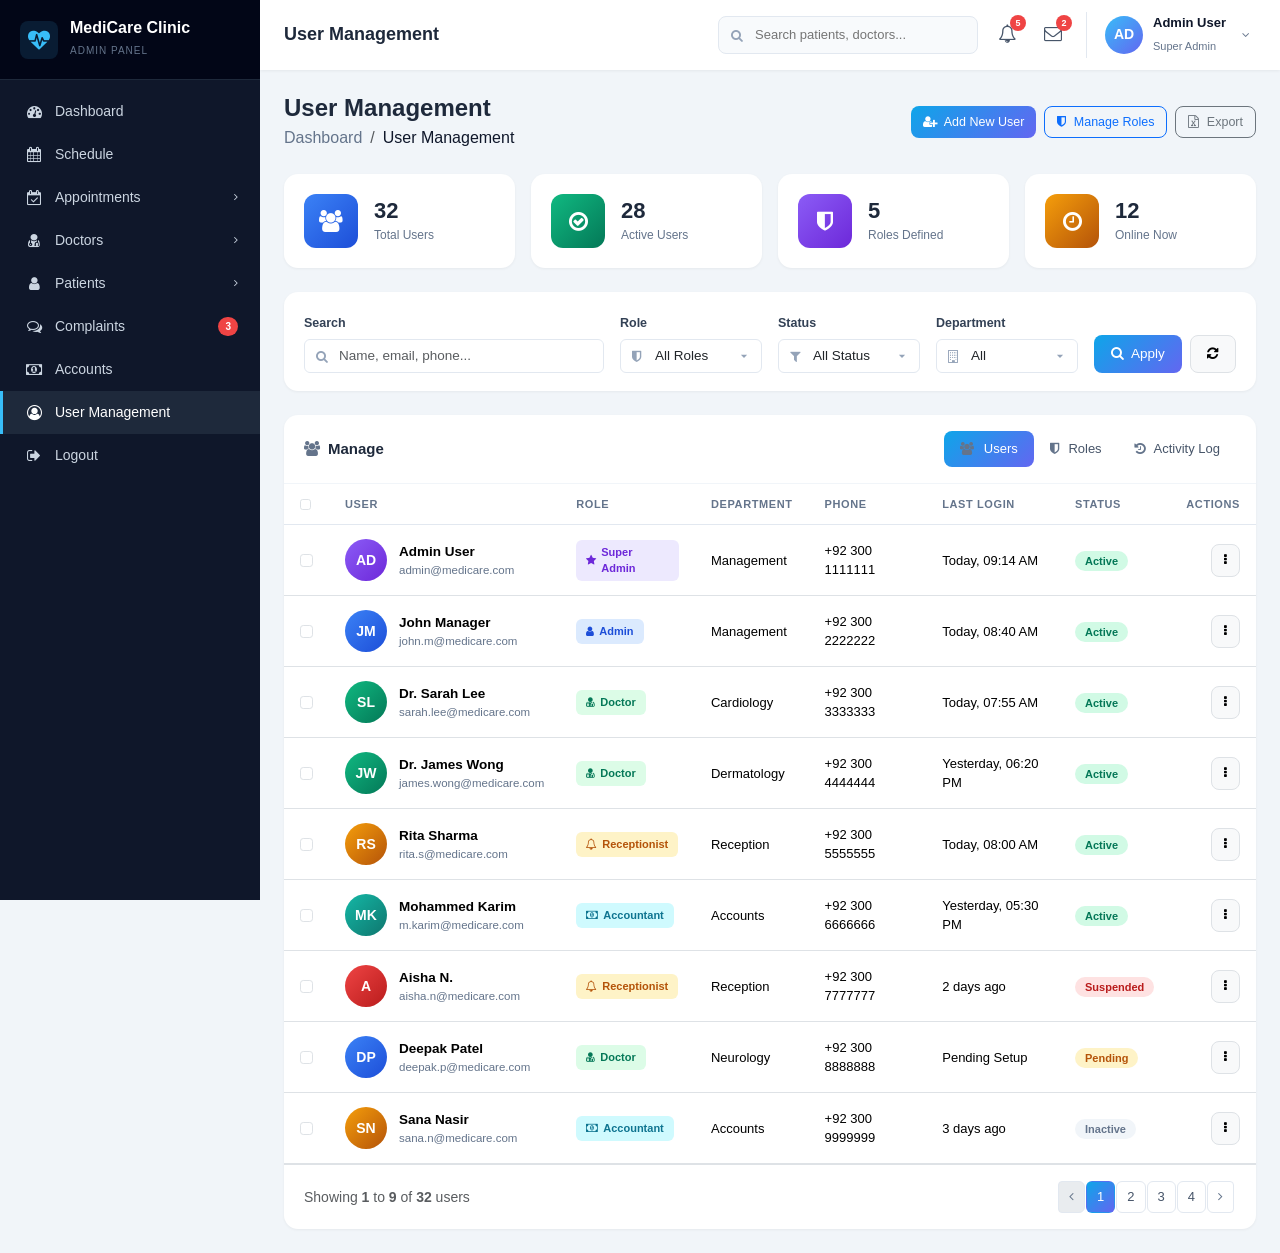
<file: frontend/users.html>
<!DOCTYPE html>
<html lang="en">

<head>
    <meta charset="UTF-8">
    <meta name="viewport" content="width=device-width, initial-scale=1.0">
    <title>User Management - Clinic Admin</title>

    <!-- Bootstrap 5 -->
    <link href="https://cdn.jsdelivr.net/npm/bootstrap@5.3.3/dist/css/bootstrap.min.css" rel="stylesheet">
    <!-- Font Awesome 4 -->
    <link rel="stylesheet" href="https://cdnjs.cloudflare.com/ajax/libs/font-awesome/4.7.0/css/font-awesome.min.css">

    <style>
        :root {
            --sidebar-bg: #0f172a;
            --sidebar-hover: #1e293b;
            --sidebar-text: #cbd5e1;
            --accent: #38bdf8;
            --sidebar-w: 260px;
        }

        body {
            font-family: 'Segoe UI', Tahoma, Arial, sans-serif;
            background: #f1f5f9;
            color: #1e293b;
            overflow-x: hidden;
        }

        /* ---------- SIDEBAR ---------- */
        .sidebar {
            width: var(--sidebar-w);
            background: var(--sidebar-bg);
            color: var(--sidebar-text);
            position: fixed;
            top: 0;
            left: 0;
            bottom: 0;
            overflow-y: auto;
            transition: transform .3s ease;
            z-index: 1040;
            display: flex;
            flex-direction: column;
        }

        .sidebar::-webkit-scrollbar {
            width: 6px;
        }

        .sidebar::-webkit-scrollbar-thumb {
            background: #334155;
            border-radius: 4px;
        }

        .brand {
            padding: 18px 20px;
            display: flex;
            align-items: center;
            gap: 12px;
            background: #020617;
            border-bottom: 1px solid #1e293b;
            flex-shrink: 0;
        }

        .brand i {
            font-size: 22px;
            color: var(--accent);
            background: rgba(56, 189, 248, .12);
            padding: 8px;
            border-radius: 8px;
        }

        .brand-text h2 {
            font-size: 16px;
            color: #fff;
            margin: 0;
            font-weight: 600;
        }

        .brand-text span {
            font-size: 10px;
            color: #64748b;
            letter-spacing: 1px;
            text-transform: uppercase;
        }

        .nav-side {
            padding: 10px 0;
            flex: 1;
        }

        .nav-side .nav-title {
            font-size: 10px;
            text-transform: uppercase;
            letter-spacing: 1.2px;
            color: #475569;
            padding: 14px 22px 6px;
            font-weight: 600;
        }

        .nav-side .nav-link {
            display: flex;
            align-items: center;
            gap: 12px;
            padding: 11px 22px;
            color: var(--sidebar-text);
            font-size: 14px;
            text-decoration: none;
            border-left: 3px solid transparent;
            transition: all .2s;
            cursor: pointer;
        }

        .nav-side .nav-link:hover {
            background: var(--sidebar-hover);
            color: #fff;
        }

        .nav-side .nav-link.active {
            background: var(--sidebar-hover);
            color: #fff;
            border-left-color: var(--accent);
        }

        .nav-side .nav-link .fa:first-child {
            width: 18px;
            text-align: center;
            font-size: 15px;
        }

        .nav-side .nav-link .arrow {
            margin-left: auto;
            font-size: 11px;
            transition: transform .2s;
        }

        .nav-side .nav-link[aria-expanded="true"] .arrow {
            transform: rotate(90deg);
        }

        .submenu {
            background: #020617;
        }

        .submenu .nav-link {
            padding: 9px 22px 9px 52px;
            font-size: 13px;
            border-left: none;
        }

        .submenu .nav-link .fa {
            font-size: 11px;
            color: #64748b;
        }

        .badge-pill-sm {
            margin-left: auto;
            background: #ef4444;
            color: #fff;
            font-size: 10px;
            padding: 2px 7px;
            border-radius: 10px;
            font-weight: 600;
        }

        .sidebar-footer {
            border-top: 1px solid #1e293b;
            background: #020617;
            flex-shrink: 0;
        }

        .sidebar-footer .nav-link {
            color: #f87171;
        }

        .sidebar-footer .nav-link:hover {
            background: #450a0a;
            color: #fecaca;
        }

        /* ---------- MAIN ---------- */
        .main-wrap {
            margin-left: var(--sidebar-w);
            min-height: 100vh;
            display: flex;
            flex-direction: column;
            transition: margin-left .3s ease;
        }

        .topbar {
            background: #fff;
            padding: 12px 24px;
            display: flex;
            align-items: center;
            gap: 16px;
            box-shadow: 0 1px 3px rgba(0, 0, 0, .06);
            position: sticky;
            top: 0;
            z-index: 1030;
        }

        .toggle-btn {
            background: none;
            border: none;
            font-size: 20px;
            color: #334155;
            cursor: pointer;
            display: none;
            padding: 4px 8px;
        }

        .page-title {
            font-size: 18px;
            font-weight: 600;
            margin: 0;
        }

        .search-wrap {
            margin-left: auto;
            position: relative;
        }

        .search-wrap input {
            padding: 8px 12px 8px 36px;
            border: 1px solid #e2e8f0;
            border-radius: 8px;
            font-size: 13px;
            width: 260px;
            outline: none;
            background: #f8fafc;
            transition: all .2s;
        }

        .search-wrap input:focus {
            border-color: var(--accent);
            background: #fff;
        }

        .search-wrap .fa-search {
            position: absolute;
            left: 13px;
            top: 50%;
            transform: translateY(-50%);
            color: #94a3b8;
            font-size: 13px;
        }

        .top-icons {
            display: flex;
            align-items: center;
            gap: 20px;
        }

        .top-icons .icon-btn {
            position: relative;
            color: #475569;
            font-size: 18px;
            cursor: pointer;
            background: none;
            border: none;
            padding: 4px;
            transition: color .2s;
        }

        .top-icons .icon-btn:hover {
            color: #0f172a;
        }

        .top-icons .dot {
            position: absolute;
            top: -2px;
            right: -6px;
            background: #ef4444;
            color: #fff;
            font-size: 9px;
            min-width: 16px;
            height: 16px;
            padding: 0 4px;
            border-radius: 10px;
            display: flex;
            align-items: center;
            justify-content: center;
            font-weight: 600;
        }

        .user-chip {
            display: flex;
            align-items: center;
            gap: 10px;
            padding-left: 18px;
            border-left: 1px solid #e2e8f0;
            cursor: pointer;
            background: none;
            border-top: none;
            border-right: none;
            border-bottom: none;
        }

        .user-chip .avatar {
            width: 38px;
            height: 38px;
            border-radius: 50%;
            background: linear-gradient(135deg, #38bdf8, #6366f1);
            color: #fff;
            display: flex;
            align-items: center;
            justify-content: center;
            font-weight: 600;
            font-size: 14px;
        }

        .user-chip .info {
            text-align: left;
        }

        .user-chip .info strong {
            display: block;
            font-size: 13px;
            color: #0f172a;
        }

        .user-chip .info span {
            font-size: 11px;
            color: #64748b;
        }

        /* Content */
        .content {
            padding: 24px;
            flex: 1;
        }

        /* Stat cards */
        .stat-card {
            background: #fff;
            border-radius: 14px;
            padding: 20px;
            display: flex;
            align-items: center;
            gap: 16px;
            box-shadow: 0 1px 3px rgba(0, 0, 0, .05);
            transition: transform .2s, box-shadow .2s;
            height: 100%;
        }

        .stat-card:hover {
            transform: translateY(-4px);
            box-shadow: 0 10px 24px rgba(0, 0, 0, .08);
        }

        .stat-icon {
            width: 54px;
            height: 54px;
            border-radius: 12px;
            display: flex;
            align-items: center;
            justify-content: center;
            font-size: 22px;
            color: #fff;
            flex-shrink: 0;
        }

        .bg-grad-blue {
            background: linear-gradient(135deg, #3b82f6, #1d4ed8);
        }

        .bg-grad-green {
            background: linear-gradient(135deg, #10b981, #047857);
        }

        .bg-grad-orange {
            background: linear-gradient(135deg, #f59e0b, #b45309);
        }

        .bg-grad-purple {
            background: linear-gradient(135deg, #8b5cf6, #6d28d9);
        }

        .bg-grad-red {
            background: linear-gradient(135deg, #ef4444, #b91c1c);
        }

        .bg-grad-teal {
            background: linear-gradient(135deg, #14b8a6, #0f766e);
        }

        .stat-info h3 {
            font-size: 22px;
            font-weight: 700;
            margin: 0;
        }

        .stat-info p {
            font-size: 12px;
            color: #64748b;
            margin: 2px 0 0;
        }

        /* Panels */
        .panel {
            background: #fff;
            border-radius: 14px;
            box-shadow: 0 1px 3px rgba(0, 0, 0, .05);
            overflow: hidden;
            height: 100%;
        }

        .panel-head {
            padding: 16px 20px;
            border-bottom: 1px solid #f1f5f9;
            display: flex;
            align-items: center;
            justify-content: space-between;
        }

        .panel-head h6 {
            margin: 0;
            font-weight: 600;
            font-size: 15px;
        }

        .panel-head .fa {
            color: #64748b;
        }

        .panel-body {
            padding: 18px 20px;
        }

        /* Table */
        .table thead th {
            font-size: 11px;
            text-transform: uppercase;
            letter-spacing: .6px;
            color: #64748b;
            font-weight: 600;
            border-bottom: 1px solid #e2e8f0;
            padding: 12px 16px;
        }

        .table tbody td {
            padding: 14px 16px;
            font-size: 13px;
            vertical-align: middle;
        }

        .table tbody tr:hover {
            background: #f8fafc;
        }

        .status-badge {
            font-size: 11px;
            padding: 4px 10px;
            border-radius: 20px;
            font-weight: 600;
        }

        .st-active {
            background: #d1fae5;
            color: #047857;
        }

        .st-inactive {
            background: #f1f5f9;
            color: #64748b;
        }

        .st-suspended {
            background: #fee2e2;
            color: #b91c1c;
        }

        .st-pending {
            background: #fef3c7;
            color: #b45309;
        }

        /* Role badges */
        .role-badge {
            font-size: 11px;
            padding: 4px 10px;
            border-radius: 6px;
            font-weight: 600;
            display: inline-flex;
            align-items: center;
            gap: 5px;
        }

        .role-super {
            background: #ede9fe;
            color: #6d28d9;
        }

        .role-admin {
            background: #dbeafe;
            color: #1d4ed8;
        }

        .role-doctor {
            background: #dcfce7;
            color: #047857;
        }

        .role-reception {
            background: #fef3c7;
            color: #b45309;
        }

        .role-account {
            background: #cffafe;
            color: #0e7490;
        }

        /* Overlay for mobile */
        .sidebar-overlay {
            position: fixed;
            inset: 0;
            background: rgba(0, 0, 0, .5);
            z-index: 1035;
            opacity: 0;
            visibility: hidden;
            transition: opacity .3s;
        }

        .sidebar-overlay.show {
            opacity: 1;
            visibility: visible;
        }

        /* Input with leading icon */
        .input-icon-wrap {
            position: relative;
        }

        .input-icon-wrap .input-icon {
            position: absolute;
            left: 12px;
            top: 50%;
            transform: translateY(-50%);
            color: #94a3b8;
            font-size: 13px;
            pointer-events: none;
            z-index: 3;
        }

        .input-icon-wrap .form-control,
        .input-icon-wrap .form-select {
            padding-left: 34px;
            font-size: 13.5px;
            border-color: #e2e8f0;
            transition: all .2s;
        }

        .input-icon-wrap .form-control:focus,
        .input-icon-wrap .form-select:focus {
            border-color: #38bdf8;
            box-shadow: 0 0 0 3px rgba(56, 189, 248, .15);
        }

        .input-icon-wrap .form-select {
            background-position: right 12px center;
            appearance: none;
            -webkit-appearance: none;
            background-image: url("data:image/svg+xml,%3Csvg xmlns='http://www.w3.org/2000/svg' width='12' height='12' viewBox='0 0 16 16'%3E%3Cpath fill='%2394a3b8' d='M8 11L3 6h10z'/%3E%3C/svg%3E");
            background-repeat: no-repeat;
            background-size: 10px;
        }

        /* Form labels */
        .form-label {
            font-size: 12.5px;
            font-weight: 600;
            color: #334155;
            margin-bottom: 6px;
        }

        /* Buttons */
        .btn-primary {
            background: linear-gradient(135deg, #0ea5e9, #6366f1);
            border: none;
        }

        .btn-primary:hover {
            background: linear-gradient(135deg, #0284c7, #4f46e5);
        }

        .btn {
            border-radius: 8px;
            font-size: 13.5px;
            padding: 8px 16px;
        }

        .btn-sm {
            font-size: 12.5px;
            padding: 6px 12px;
        }

        /* Breadcrumb */
        .breadcrumb-item a {
            color: #64748b;
        }

        .breadcrumb-item.active {
            color: #0f172a;
            font-weight: 500;
        }

        /* User avatar */
        .user-avatar {
            width: 42px;
            height: 42px;
            border-radius: 50%;
            color: #fff;
            display: flex;
            align-items: center;
            justify-content: center;
            font-weight: 700;
            font-size: 14px;
            flex-shrink: 0;
        }

        .av-purple {
            background: linear-gradient(135deg, #8b5cf6, #6d28d9);
        }

        .av-blue {
            background: linear-gradient(135deg, #3b82f6, #1d4ed8);
        }

        .av-green {
            background: linear-gradient(135deg, #10b981, #047857);
        }

        .av-orange {
            background: linear-gradient(135deg, #f59e0b, #b45309);
        }

        .av-teal {
            background: linear-gradient(135deg, #14b8a6, #0f766e);
        }

        .av-red {
            background: linear-gradient(135deg, #ef4444, #b91c1c);
        }

        .user-cell {
            display: flex;
            align-items: center;
            gap: 12px;
        }

        .user-cell .name {
            font-weight: 600;
            font-size: 13.5px;
        }

        .user-cell .email {
            font-size: 11.5px;
            color: #64748b;
        }

        /* Nav pills */
        .nav-pills .nav-link {
            font-size: 13px;
            color: #475569;
            border-radius: 8px;
            padding: 8px 16px;
            font-weight: 500;
        }

        .nav-pills .nav-link:hover {
            background: #f1f5f9;
        }

        .nav-pills .nav-link.active {
            background: linear-gradient(135deg, #0ea5e9, #6366f1);
            color: #fff;
        }

        .nav-pills .nav-link .fa {
            margin-right: 6px;
        }

        /* Role cards */
        .role-card {
            background: #fff;
            border: 1px solid #e2e8f0;
            border-radius: 12px;
            padding: 18px;
            height: 100%;
            transition: all .2s;
        }

        .role-card:hover {
            border-color: #38bdf8;
            box-shadow: 0 8px 20px rgba(56, 189, 248, .12);
        }

        .role-card .rc-icon {
            width: 46px;
            height: 46px;
            border-radius: 10px;
            display: flex;
            align-items: center;
            justify-content: center;
            font-size: 20px;
            margin-bottom: 12px;
        }

        .role-card .rc-title {
            font-weight: 700;
            font-size: 14px;
            margin-bottom: 4px;
        }

        .role-card .rc-desc {
            font-size: 12.5px;
            color: #64748b;
            margin-bottom: 12px;
        }

        .role-card .rc-count {
            font-size: 12px;
            color: #475569;
            font-weight: 600;
        }

        /* Permission matrix */
        .perm-table th,
        .perm-table td {
            font-size: 12.5px;
            vertical-align: middle;
        }

        .perm-table .form-check-input {
            cursor: pointer;
        }

        .perm-table .form-check-input:checked {
            background-color: #38bdf8;
            border-color: #38bdf8;
        }

        /* Dropdown menu */
        .dropdown-menu {
            font-size: 13px;
            border-radius: 10px;
            border: 1px solid #e2e8f0;
            padding: 6px;
        }

        .dropdown-item {
            border-radius: 6px;
            padding: 7px 10px;
        }

        .dropdown-item:hover {
            background: #f1f5f9;
        }

        /* Pagination */
        .pagination .page-link {
            color: #475569;
            border-color: #e2e8f0;
            border-radius: 6px;
            margin: 0 2px;
            font-size: 13px;
            padding: 5px 10px;
        }

        .pagination .page-item.active .page-link {
            background: linear-gradient(135deg, #0ea5e9, #6366f1);
            border-color: transparent;
            color: #fff;
        }

        .pagination .page-link:hover {
            background: #f1f5f9;
            color: #0f172a;
        }

        /* Modal */
        .modal-content {
            border-radius: 14px;
            border: none;
        }

        .modal-header {
            border-bottom: 1px solid #f1f5f9;
            padding: 18px 22px;
        }

        .modal-title {
            font-size: 15px;
            font-weight: 600;
        }

        .modal-body {
            padding: 22px;
        }

        .modal-footer {
            border-top: 1px solid #f1f5f9;
            padding: 14px 22px;
        }

        /* Activity log */
        .log-item {
            display: flex;
            gap: 12px;
            padding: 12px 0;
            border-bottom: 1px dashed #e2e8f0;
        }

        .log-item:last-child {
            border-bottom: none;
        }

        .log-icon {
            width: 36px;
            height: 36px;
            border-radius: 50%;
            display: flex;
            align-items: center;
            justify-content: center;
            font-size: 13px;
            flex-shrink: 0;
        }

        .log-icon.success {
            background: #d1fae5;
            color: #047857;
        }

        .log-icon.info {
            background: #dbeafe;
            color: #1d4ed8;
        }

        .log-icon.warning {
            background: #fef3c7;
            color: #b45309;
        }

        .log-icon.danger {
            background: #fee2e2;
            color: #b91c1c;
        }

        /* ---------- RESPONSIVE ---------- */
        @media (max-width: 991.98px) {
            .sidebar {
                transform: translateX(-100%);
            }

            .sidebar.show {
                transform: translateX(0);
            }

            .main-wrap {
                margin-left: 0;
            }

            .toggle-btn {
                display: inline-block;
            }

            .search-wrap input {
                width: 180px;
            }

            .user-chip .info {
                display: none;
            }
        }

        @media (max-width: 575.98px) {
            .search-wrap {
                display: none;
            }

            .content {
                padding: 16px;
            }

            .user-cell .email {
                display: none;
            }
        }
    </style>
</head>

<body>

    <!-- ============ SIDEBAR ============ -->
    <aside class="sidebar" id="sidebar">

        <div class="brand">
            <i class="fa fa-heartbeat" aria-hidden="true"></i>
            <div class="brand-text">
                <h2>MediCare Clinic</h2>
                <span>Admin Panel</span>
            </div>
        </div>

        <nav class="nav-side">

            <a href="dashboard.html" class="nav-link">
                <i class="fa fa-dashboard" aria-hidden="true"></i>
                <span>Dashboard</span>
            </a>

            <a href="schedule.html" class="nav-link">
                <i class="fa fa-calendar" aria-hidden="true"></i>
                <span>Schedule</span>
            </a>

            <a class="nav-link" data-bs-toggle="collapse" href="#menuAppointment" role="button" aria-expanded="false">
                <i class="fa fa-calendar-check-o" aria-hidden="true"></i>
                <span>Appointments</span>
                <i class="fa fa-angle-right arrow" aria-hidden="true"></i>
            </a>
            <div class="collapse submenu" id="menuAppointment">
                <a href="appointments/create.html" class="nav-link">
                    <i class="fa fa-plus-circle" aria-hidden="true"></i> New Appointment
                </a>
                <a href="appointments/appointments.html" class="nav-link">
                    <i class="fa fa-list-ul" aria-hidden="true"></i> All Appointments
                </a>
            </div>

            <a class="nav-link" data-bs-toggle="collapse" href="#menuDoctors" role="button" aria-expanded="false">
                <i class="fa fa-user-md" aria-hidden="true"></i>
                <span>Doctors</span>
                <i class="fa fa-angle-right arrow" aria-hidden="true"></i>
            </a>
            <div class="collapse submenu" id="menuDoctors">
                <a href="doctors/create.html" class="nav-link">
                    <i class="fa fa-user-plus" aria-hidden="true"></i> Create Doctor
                </a>
                <a href="doctors/doctors.html" class="nav-link">
                    <i class="fa fa-users" aria-hidden="true"></i> All Doctors
                </a>
                <a href="doctors/specislists.html" class="nav-link">
                    <i class="fa fa-stethoscope" aria-hidden="true"></i> Specialists
                </a>
            </div>

            <a class="nav-link" data-bs-toggle="collapse" href="#menuPatients" role="button" aria-expanded="false">
                <i class="fa fa-user" aria-hidden="true"></i>
                <span>Patients</span>
                <i class="fa fa-angle-right arrow" aria-hidden="true"></i>
            </a>
            <div class="collapse submenu" id="menuPatients">
                <a href="patients/create.html" class="nav-link">
                    <i class="fa fa-user-plus" aria-hidden="true"></i> New Patient
                </a>
                <a href="patients/patients.html" class="nav-link">
                    <i class="fa fa-users" aria-hidden="true"></i> All Patients
                </a>
            </div>

            <a href="complaints.html" class="nav-link">
                <i class="fa fa-comments-o" aria-hidden="true"></i>
                <span>Complaints</span>
                <span class="badge-pill-sm">3</span>
            </a>

            <a href="accounts.html" class="nav-link">
                <i class="fa fa-money" aria-hidden="true"></i>
                <span>Accounts</span>
            </a>

            <a href="users.html" class="nav-link active">
                <i class="fa fa-user-circle-o" aria-hidden="true"></i>
                <span>User Management</span>
            </a>

            <a href="#" class="nav-link">
                <i class="fa fa-sign-out" aria-hidden="true"></i>
                <span>Logout</span>
            </a>

        </nav>
    </aside>

    <div class="sidebar-overlay" id="overlay"></div>

    <!-- ============ MAIN ============ -->
    <div class="main-wrap" id="mainWrap">

        <!-- Topbar -->
        <header class="topbar">
            <button class="toggle-btn" id="toggleBtn" aria-label="Toggle sidebar" data-bs-toggle="offcanvas"
                data-bs-target="#sidebar" aria-controls="sidebar">
                <i class="fa fa-bars" aria-hidden="true"></i>
            </button>
            <h1 class="page-title">User Management</h1>

            <div class="search-wrap">
                <i class="fa fa-search" aria-hidden="true"></i>
                <input type="text" placeholder="Search patients, doctors...">
            </div>

            <div class="top-icons">
                <button class="icon-btn" title="Notifications">
                    <i class="fa fa-bell-o" aria-hidden="true"></i>
                    <span class="dot">5</span>
                </button>
                <button class="icon-btn" title="Messages">
                    <i class="fa fa-envelope-o" aria-hidden="true"></i>
                    <span class="dot">2</span>
                </button>
                <div class="dropdown">
                    <button class="user-chip" data-bs-toggle="dropdown" aria-expanded="false">
                        <div class="avatar">AD</div>
                        <div class="info">
                            <strong>Admin User</strong>
                            <span>Super Admin</span>
                        </div>
                        <i class="fa fa-angle-down" style="font-size:12px;color:#64748b;margin-left:6px;"></i>
                    </button>
                    <ul class="dropdown-menu dropdown-menu-end shadow-sm">
                        <li><a class="dropdown-item" href="#"><i class="fa fa-user-o me-2"></i>My Profile</a></li>
                        <li><a class="dropdown-item" href="#"><i class="fa fa-cog me-2"></i>Settings</a></li>
                        <li>
                            <hr class="dropdown-divider">
                        </li>
                        <li><a class="dropdown-item text-danger" href="#"><i class="fa fa-sign-out me-2"></i>Logout</a>
                        </li>
                    </ul>
                </div>
            </div>
        </header>

        <!-- ================= MAIN CONTENT: USERS ================= -->
        <main class="content">

            <!-- Page Header -->
            <div class="d-flex flex-wrap justify-content-between align-items-center mb-4 gap-2">
                <div>
                    <h4 class="mb-1 fw-bold">User Management</h4>
                    <nav aria-label="breadcrumb">
                        <ol class="breadcrumb mb-0 small">
                            <li class="breadcrumb-item"><a href="dashboard.html"
                                    class="text-decoration-none">Dashboard</a></li>
                            <li class="breadcrumb-item active" aria-current="page">User Management</li>
                        </ol>
                    </nav>
                </div>
                <div class="d-flex gap-2 flex-wrap">
                    <button class="btn btn-primary btn-sm" data-bs-toggle="modal" data-bs-target="#newUserModal">
                        <i class="fa fa-user-plus me-1" aria-hidden="true"></i> Add New User
                    </button>
                    <button class="btn btn-outline-primary btn-sm" data-bs-toggle="modal" data-bs-target="#rolesModal">
                        <i class="fa fa-shield me-1" aria-hidden="true"></i> Manage Roles
                    </button>
                    <button class="btn btn-outline-secondary btn-sm">
                        <i class="fa fa-file-excel-o me-1" aria-hidden="true"></i> Export
                    </button>
                </div>
            </div>

            <!-- Quick Stats Row -->
            <div class="row g-3 mb-4">
                <div class="col-sm-6 col-lg-3">
                    <div class="stat-card">
                        <div class="stat-icon bg-grad-blue"><i class="fa fa-users" aria-hidden="true"></i></div>
                        <div class="stat-info">
                            <h3>32</h3>
                            <p>Total Users</p>
                        </div>
                    </div>
                </div>
                <div class="col-sm-6 col-lg-3">
                    <div class="stat-card">
                        <div class="stat-icon bg-grad-green"><i class="fa fa-check-circle-o" aria-hidden="true"></i>
                        </div>
                        <div class="stat-info">
                            <h3>28</h3>
                            <p>Active Users</p>
                        </div>
                    </div>
                </div>
                <div class="col-sm-6 col-lg-3">
                    <div class="stat-card">
                        <div class="stat-icon bg-grad-purple"><i class="fa fa-shield" aria-hidden="true"></i></div>
                        <div class="stat-info">
                            <h3>5</h3>
                            <p>Roles Defined</p>
                        </div>
                    </div>
                </div>
                <div class="col-sm-6 col-lg-3">
                    <div class="stat-card">
                        <div class="stat-icon bg-grad-orange"><i class="fa fa-clock-o" aria-hidden="true"></i></div>
                        <div class="stat-info">
                            <h3>12</h3>
                            <p>Online Now</p>
                        </div>
                    </div>
                </div>
            </div>

            <!-- Filters Card -->
            <div class="panel mb-4">
                <div class="panel-body">
                    <div class="row g-3 align-items-end">
                        <div class="col-md-4">
                            <label class="form-label">Search</label>
                            <div class="input-icon-wrap">
                                <i class="fa fa-search input-icon" aria-hidden="true"></i>
                                <input type="text" class="form-control" placeholder="Name, email, phone...">
                            </div>
                        </div>
                        <div class="col-md-2">
                            <label class="form-label">Role</label>
                            <div class="input-icon-wrap">
                                <i class="fa fa-shield input-icon" aria-hidden="true"></i>
                                <select class="form-select">
                                    <option value="">All Roles</option>
                                    <option>Super Admin</option>
                                    <option>Admin</option>
                                    <option>Doctor</option>
                                    <option>Receptionist</option>
                                    <option>Accountant</option>
                                </select>
                            </div>
                        </div>
                        <div class="col-md-2">
                            <label class="form-label">Status</label>
                            <div class="input-icon-wrap">
                                <i class="fa fa-filter input-icon" aria-hidden="true"></i>
                                <select class="form-select">
                                    <option value="">All Status</option>
                                    <option>Active</option>
                                    <option>Inactive</option>
                                    <option>Suspended</option>
                                    <option>Pending</option>
                                </select>
                            </div>
                        </div>
                        <div class="col-md-2">
                            <label class="form-label">Department</label>
                            <div class="input-icon-wrap">
                                <i class="fa fa-building-o input-icon" aria-hidden="true"></i>
                                <select class="form-select">
                                    <option value="">All</option>
                                    <option>Cardiology</option>
                                    <option>Dermatology</option>
                                    <option>General Medicine</option>
                                    <option>Accounts</option>
                                    <option>Reception</option>
                                </select>
                            </div>
                        </div>
                        <div class="col-md-2">
                            <div class="d-flex gap-2">
                                <button class="btn btn-primary flex-grow-1">
                                    <i class="fa fa-search me-1" aria-hidden="true"></i> Apply
                                </button>
                                <button class="btn btn-light border">
                                    <i class="fa fa-refresh" aria-hidden="true"></i>
                                </button>
                            </div>
                        </div>
                    </div>
                </div>
            </div>

            <!-- Tabs: Users / Roles / Activity -->
            <div class="panel">
                <div class="panel-head flex-wrap gap-2">
                    <h6 class="mb-0"><i class="fa fa-users me-2" aria-hidden="true"></i>Manage</h6>
                    <ul class="nav nav-pills" id="userTabs" role="tablist">
                        <li class="nav-item" role="presentation">
                            <button class="nav-link active" id="users-tab" data-bs-toggle="pill"
                                data-bs-target="#usersList" type="button" role="tab" aria-controls="usersList"
                                aria-selected="true">
                                <i class="fa fa-users" aria-hidden="true"></i> Users
                            </button>
                        </li>
                        <li class="nav-item" role="presentation">
                            <button class="nav-link" id="roles-tab" data-bs-toggle="pill" data-bs-target="#rolesList"
                                type="button" role="tab" aria-controls="rolesList" aria-selected="false">
                                <i class="fa fa-shield" aria-hidden="true"></i> Roles
                            </button>
                        </li>
                        <li class="nav-item" role="presentation">
                            <button class="nav-link" id="activity-tab" data-bs-toggle="pill"
                                data-bs-target="#activityList" type="button" role="tab" aria-controls="activityList"
                                aria-selected="false">
                                <i class="fa fa-history" aria-hidden="true"></i> Activity Log
                            </button>
                        </li>
                    </ul>
                </div>

                <div class="tab-content" id="userTabsContent">

                    <!-- ============== USERS TAB ============== -->
                    <div class="tab-pane fade show active" id="usersList" role="tabpanel" aria-labelledby="users-tab">

                        <div class="table-responsive">
                            <table class="table align-middle mb-0">
                                <thead>
                                    <tr>
                                        <th style="width:36px;">
                                            <input type="checkbox" class="form-check-input">
                                        </th>
                                        <th>User</th>
                                        <th>Role</th>
                                        <th>Department</th>
                                        <th>Phone</th>
                                        <th>Last Login</th>
                                        <th>Status</th>
                                        <th class="text-end">Actions</th>
                                    </tr>
                                </thead>
                                <tbody>

                                    <tr>
                                        <td><input type="checkbox" class="form-check-input"></td>
                                        <td>
                                            <div class="user-cell">
                                                <div class="user-avatar av-purple">AD</div>
                                                <div>
                                                    <div class="name">Admin User</div>
                                                    <div class="email">admin@medicare.com</div>
                                                </div>
                                            </div>
                                        </td>
                                        <td><span class="role-badge role-super"><i class="fa fa-star"
                                                    aria-hidden="true"></i>Super Admin</span></td>
                                        <td>Management</td>
                                        <td>+92 300 1111111</td>
                                        <td>Today, 09:14 AM</td>
                                        <td><span class="status-badge st-active">Active</span></td>
                                        <td class="text-end">
                                            <div class="dropdown">
                                                <button class="btn btn-sm btn-light border" data-bs-toggle="dropdown">
                                                    <i class="fa fa-ellipsis-v" aria-hidden="true"></i>
                                                </button>
                                                <ul class="dropdown-menu dropdown-menu-end shadow-sm">
                                                    <li><a class="dropdown-item" href="#"><i class="fa fa-eye me-2"
                                                                aria-hidden="true"></i>View Profile</a></li>
                                                    <li><a class="dropdown-item" href="#"><i class="fa fa-pencil me-2"
                                                                aria-hidden="true"></i>Edit</a></li>
                                                    <li><a class="dropdown-item" href="#"><i class="fa fa-key me-2"
                                                                aria-hidden="true"></i>Reset Password</a></li>
                                                    <li><a class="dropdown-item" href="#"><i class="fa fa-shield me-2"
                                                                aria-hidden="true"></i>Permissions</a></li>
                                                    <li>
                                                        <hr class="dropdown-divider">
                                                    </li>
                                                    <li><a class="dropdown-item text-warning" href="#"><i
                                                                class="fa fa-pause-circle-o me-2"
                                                                aria-hidden="true"></i>Suspend</a></li>
                                                    <li><a class="dropdown-item text-danger" href="#"><i
                                                                class="fa fa-trash me-2"
                                                                aria-hidden="true"></i>Delete</a></li>
                                                </ul>
                                            </div>
                                        </td>
                                    </tr>

                                    <tr>
                                        <td><input type="checkbox" class="form-check-input"></td>
                                        <td>
                                            <div class="user-cell">
                                                <div class="user-avatar av-blue">JM</div>
                                                <div>
                                                    <div class="name">John Manager</div>
                                                    <div class="email">john.m@medicare.com</div>
                                                </div>
                                            </div>
                                        </td>
                                        <td><span class="role-badge role-admin"><i class="fa fa-user"
                                                    aria-hidden="true"></i>Admin</span></td>
                                        <td>Management</td>
                                        <td>+92 300 2222222</td>
                                        <td>Today, 08:40 AM</td>
                                        <td><span class="status-badge st-active">Active</span></td>
                                        <td class="text-end">
                                            <div class="dropdown">
                                                <button class="btn btn-sm btn-light border" data-bs-toggle="dropdown">
                                                    <i class="fa fa-ellipsis-v" aria-hidden="true"></i>
                                                </button>
                                                <ul class="dropdown-menu dropdown-menu-end shadow-sm">
                                                    <li><a class="dropdown-item" href="#"><i class="fa fa-eye me-2"
                                                                aria-hidden="true"></i>View Profile</a></li>
                                                    <li><a class="dropdown-item" href="#"><i class="fa fa-pencil me-2"
                                                                aria-hidden="true"></i>Edit</a></li>
                                                    <li><a class="dropdown-item" href="#"><i class="fa fa-key me-2"
                                                                aria-hidden="true"></i>Reset Password</a></li>
                                                    <li><a class="dropdown-item" href="#"><i class="fa fa-shield me-2"
                                                                aria-hidden="true"></i>Permissions</a></li>
                                                    <li>
                                                        <hr class="dropdown-divider">
                                                    </li>
                                                    <li><a class="dropdown-item text-warning" href="#"><i
                                                                class="fa fa-pause-circle-o me-2"
                                                                aria-hidden="true"></i>Suspend</a></li>
                                                    <li><a class="dropdown-item text-danger" href="#"><i
                                                                class="fa fa-trash me-2"
                                                                aria-hidden="true"></i>Delete</a></li>
                                                </ul>
                                            </div>
                                        </td>
                                    </tr>

                                    <tr>
                                        <td><input type="checkbox" class="form-check-input"></td>
                                        <td>
                                            <div class="user-cell">
                                                <div class="user-avatar av-green">SL</div>
                                                <div>
                                                    <div class="name">Dr. Sarah Lee</div>
                                                    <div class="email">sarah.lee@medicare.com</div>
                                                </div>
                                            </div>
                                        </td>
                                        <td><span class="role-badge role-doctor"><i class="fa fa-user-md"
                                                    aria-hidden="true"></i>Doctor</span></td>
                                        <td>Cardiology</td>
                                        <td>+92 300 3333333</td>
                                        <td>Today, 07:55 AM</td>
                                        <td><span class="status-badge st-active">Active</span></td>
                                        <td class="text-end">
                                            <div class="dropdown">
                                                <button class="btn btn-sm btn-light border" data-bs-toggle="dropdown">
                                                    <i class="fa fa-ellipsis-v" aria-hidden="true"></i>
                                                </button>
                                                <ul class="dropdown-menu dropdown-menu-end shadow-sm">
                                                    <li><a class="dropdown-item" href="#"><i class="fa fa-eye me-2"
                                                                aria-hidden="true"></i>View Profile</a></li>
                                                    <li><a class="dropdown-item" href="#"><i class="fa fa-pencil me-2"
                                                                aria-hidden="true"></i>Edit</a></li>
                                                    <li><a class="dropdown-item" href="#"><i class="fa fa-key me-2"
                                                                aria-hidden="true"></i>Reset Password</a></li>
                                                    <li><a class="dropdown-item" href="#"><i class="fa fa-calendar me-2"
                                                                aria-hidden="true"></i>View Schedule</a></li>
                                                    <li>
                                                        <hr class="dropdown-divider">
                                                    </li>
                                                    <li><a class="dropdown-item text-warning" href="#"><i
                                                                class="fa fa-pause-circle-o me-2"
                                                                aria-hidden="true"></i>Suspend</a></li>
                                                    <li><a class="dropdown-item text-danger" href="#"><i
                                                                class="fa fa-trash me-2"
                                                                aria-hidden="true"></i>Delete</a></li>
                                                </ul>
                                            </div>
                                        </td>
                                    </tr>

                                    <tr>
                                        <td><input type="checkbox" class="form-check-input"></td>
                                        <td>
                                            <div class="user-cell">
                                                <div class="user-avatar av-green">JW</div>
                                                <div>
                                                    <div class="name">Dr. James Wong</div>
                                                    <div class="email">james.wong@medicare.com</div>
                                                </div>
                                            </div>
                                        </td>
                                        <td><span class="role-badge role-doctor"><i class="fa fa-user-md"
                                                    aria-hidden="true"></i>Doctor</span></td>
                                        <td>Dermatology</td>
                                        <td>+92 300 4444444</td>
                                        <td>Yesterday, 06:20 PM</td>
                                        <td><span class="status-badge st-active">Active</span></td>
                                        <td class="text-end">
                                            <div class="dropdown">
                                                <button class="btn btn-sm btn-light border" data-bs-toggle="dropdown">
                                                    <i class="fa fa-ellipsis-v" aria-hidden="true"></i>
                                                </button>
                                                <ul class="dropdown-menu dropdown-menu-end shadow-sm">
                                                    <li><a class="dropdown-item" href="#"><i class="fa fa-eye me-2"
                                                                aria-hidden="true"></i>View Profile</a></li>
                                                    <li><a class="dropdown-item" href="#"><i class="fa fa-pencil me-2"
                                                                aria-hidden="true"></i>Edit</a></li>
                                                    <li><a class="dropdown-item" href="#"><i class="fa fa-key me-2"
                                                                aria-hidden="true"></i>Reset Password</a></li>
                                                    <li><a class="dropdown-item" href="#"><i class="fa fa-calendar me-2"
                                                                aria-hidden="true"></i>View Schedule</a></li>
                                                    <li>
                                                        <hr class="dropdown-divider">
                                                    </li>
                                                    <li><a class="dropdown-item text-warning" href="#"><i
                                                                class="fa fa-pause-circle-o me-2"
                                                                aria-hidden="true"></i>Suspend</a></li>
                                                    <li><a class="dropdown-item text-danger" href="#"><i
                                                                class="fa fa-trash me-2"
                                                                aria-hidden="true"></i>Delete</a></li>
                                                </ul>
                                            </div>
                                        </td>
                                    </tr>

                                    <tr>
                                        <td><input type="checkbox" class="form-check-input"></td>
                                        <td>
                                            <div class="user-cell">
                                                <div class="user-avatar av-orange">RS</div>
                                                <div>
                                                    <div class="name">Rita Sharma</div>
                                                    <div class="email">rita.s@medicare.com</div>
                                                </div>
                                            </div>
                                        </td>
                                        <td><span class="role-badge role-reception"><i class="fa fa-bell-o"
                                                    aria-hidden="true"></i>Receptionist</span></td>
                                        <td>Reception</td>
                                        <td>+92 300 5555555</td>
                                        <td>Today, 08:00 AM</td>
                                        <td><span class="status-badge st-active">Active</span></td>
                                        <td class="text-end">
                                            <div class="dropdown">
                                                <button class="btn btn-sm btn-light border" data-bs-toggle="dropdown">
                                                    <i class="fa fa-ellipsis-v" aria-hidden="true"></i>
                                                </button>
                                                <ul class="dropdown-menu dropdown-menu-end shadow-sm">
                                                    <li><a class="dropdown-item" href="#"><i class="fa fa-eye me-2"
                                                                aria-hidden="true"></i>View Profile</a></li>
                                                    <li><a class="dropdown-item" href="#"><i class="fa fa-pencil me-2"
                                                                aria-hidden="true"></i>Edit</a></li>
                                                    <li><a class="dropdown-item" href="#"><i class="fa fa-key me-2"
                                                                aria-hidden="true"></i>Reset Password</a></li>
                                                    <li><a class="dropdown-item" href="#"><i class="fa fa-shield me-2"
                                                                aria-hidden="true"></i>Permissions</a></li>
                                                    <li>
                                                        <hr class="dropdown-divider">
                                                    </li>
                                                    <li><a class="dropdown-item text-warning" href="#"><i
                                                                class="fa fa-pause-circle-o me-2"
                                                                aria-hidden="true"></i>Suspend</a></li>
                                                    <li><a class="dropdown-item text-danger" href="#"><i
                                                                class="fa fa-trash me-2"
                                                                aria-hidden="true"></i>Delete</a></li>
                                                </ul>
                                            </div>
                                        </td>
                                    </tr>

                                    <tr>
                                        <td><input type="checkbox" class="form-check-input"></td>
                                        <td>
                                            <div class="user-cell">
                                                <div class="user-avatar av-teal">MK</div>
                                                <div>
                                                    <div class="name">Mohammed Karim</div>
                                                    <div class="email">m.karim@medicare.com</div>
                                                </div>
                                            </div>
                                        </td>
                                        <td><span class="role-badge role-account"><i class="fa fa-money"
                                                    aria-hidden="true"></i>Accountant</span></td>
                                        <td>Accounts</td>
                                        <td>+92 300 6666666</td>
                                        <td>Yesterday, 05:30 PM</td>
                                        <td><span class="status-badge st-active">Active</span></td>
                                        <td class="text-end">
                                            <div class="dropdown">
                                                <button class="btn btn-sm btn-light border" data-bs-toggle="dropdown">
                                                    <i class="fa fa-ellipsis-v" aria-hidden="true"></i>
                                                </button>
                                                <ul class="dropdown-menu dropdown-menu-end shadow-sm">
                                                    <li><a class="dropdown-item" href="#"><i class="fa fa-eye me-2"
                                                                aria-hidden="true"></i>View Profile</a></li>
                                                    <li><a class="dropdown-item" href="#"><i class="fa fa-pencil me-2"
                                                                aria-hidden="true"></i>Edit</a></li>
                                                    <li><a class="dropdown-item" href="#"><i class="fa fa-key me-2"
                                                                aria-hidden="true"></i>Reset Password</a></li>
                                                    <li><a class="dropdown-item" href="#"><i class="fa fa-shield me-2"
                                                                aria-hidden="true"></i>Permissions</a></li>
                                                    <li>
                                                        <hr class="dropdown-divider">
                                                    </li>
                                                    <li><a class="dropdown-item text-warning" href="#"><i
                                                                class="fa fa-pause-circle-o me-2"
                                                                aria-hidden="true"></i>Suspend</a></li>
                                                    <li><a class="dropdown-item text-danger" href="#"><i
                                                                class="fa fa-trash me-2"
                                                                aria-hidden="true"></i>Delete</a></li>
                                                </ul>
                                            </div>
                                        </td>
                                    </tr>

                                    <tr>
                                        <td><input type="checkbox" class="form-check-input"></td>
                                        <td>
                                            <div class="user-cell">
                                                <div class="user-avatar av-red">A</div>
                                                <div>
                                                    <div class="name">Aisha N.</div>
                                                    <div class="email">aisha.n@medicare.com</div>
                                                </div>
                                            </div>
                                        </td>
                                        <td><span class="role-badge role-reception"><i class="fa fa-bell-o"
                                                    aria-hidden="true"></i>Receptionist</span></td>
                                        <td>Reception</td>
                                        <td>+92 300 7777777</td>
                                        <td>2 days ago</td>
                                        <td><span class="status-badge st-suspended">Suspended</span></td>
                                        <td class="text-end">
                                            <div class="dropdown">
                                                <button class="btn btn-sm btn-light border" data-bs-toggle="dropdown">
                                                    <i class="fa fa-ellipsis-v" aria-hidden="true"></i>
                                                </button>
                                                <ul class="dropdown-menu dropdown-menu-end shadow-sm">
                                                    <li><a class="dropdown-item" href="#"><i class="fa fa-eye me-2"
                                                                aria-hidden="true"></i>View Profile</a></li>
                                                    <li><a class="dropdown-item" href="#"><i class="fa fa-pencil me-2"
                                                                aria-hidden="true"></i>Edit</a></li>
                                                    <li><a class="dropdown-item" href="#"><i class="fa fa-key me-2"
                                                                aria-hidden="true"></i>Reset Password</a></li>
                                                    <li><a class="dropdown-item text-success" href="#"><i
                                                                class="fa fa-play-circle-o me-2"
                                                                aria-hidden="true"></i>Re-activate</a></li>
                                                    <li>
                                                        <hr class="dropdown-divider">
                                                    </li>
                                                    <li><a class="dropdown-item text-danger" href="#"><i
                                                                class="fa fa-trash me-2"
                                                                aria-hidden="true"></i>Delete</a></li>
                                                </ul>
                                            </div>
                                        </td>
                                    </tr>

                                    <tr>
                                        <td><input type="checkbox" class="form-check-input"></td>
                                        <td>
                                            <div class="user-cell">
                                                <div class="user-avatar av-blue">DP</div>
                                                <div>
                                                    <div class="name">Deepak Patel</div>
                                                    <div class="email">deepak.p@medicare.com</div>
                                                </div>
                                            </div>
                                        </td>
                                        <td><span class="role-badge role-doctor"><i class="fa fa-user-md"
                                                    aria-hidden="true"></i>Doctor</span></td>
                                        <td>Neurology</td>
                                        <td>+92 300 8888888</td>
                                        <td>Pending Setup</td>
                                        <td><span class="status-badge st-pending">Pending</span></td>
                                        <td class="text-end">
                                            <div class="dropdown">
                                                <button class="btn btn-sm btn-light border" data-bs-toggle="dropdown">
                                                    <i class="fa fa-ellipsis-v" aria-hidden="true"></i>
                                                </button>
                                                <ul class="dropdown-menu dropdown-menu-end shadow-sm">
                                                    <li><a class="dropdown-item" href="#"><i class="fa fa-eye me-2"
                                                                aria-hidden="true"></i>View Profile</a></li>
                                                    <li><a class="dropdown-item" href="#"><i class="fa fa-pencil me-2"
                                                                aria-hidden="true"></i>Edit</a></li>
                                                    <li><a class="dropdown-item" href="#"><i
                                                                class="fa fa-envelope-o me-2"
                                                                aria-hidden="true"></i>Resend Invite</a></li>
                                                    <li><a class="dropdown-item" href="#"><i class="fa fa-check me-2"
                                                                aria-hidden="true"></i>Approve</a></li>
                                                    <li>
                                                        <hr class="dropdown-divider">
                                                    </li>
                                                    <li><a class="dropdown-item text-danger" href="#"><i
                                                                class="fa fa-trash me-2"
                                                                aria-hidden="true"></i>Delete</a></li>
                                                </ul>
                                            </div>
                                        </td>
                                    </tr>

                                    <tr>
                                        <td><input type="checkbox" class="form-check-input"></td>
                                        <td>
                                            <div class="user-cell">
                                                <div class="user-avatar av-orange">SN</div>
                                                <div>
                                                    <div class="name">Sana Nasir</div>
                                                    <div class="email">sana.n@medicare.com</div>
                                                </div>
                                            </div>
                                        </td>
                                        <td><span class="role-badge role-account"><i class="fa fa-money"
                                                    aria-hidden="true"></i>Accountant</span></td>
                                        <td>Accounts</td>
                                        <td>+92 300 9999999</td>
                                        <td>3 days ago</td>
                                        <td><span class="status-badge st-inactive">Inactive</span></td>
                                        <td class="text-end">
                                            <div class="dropdown">
                                                <button class="btn btn-sm btn-light border" data-bs-toggle="dropdown">
                                                    <i class="fa fa-ellipsis-v" aria-hidden="true"></i>
                                                </button>
                                                <ul class="dropdown-menu dropdown-menu-end shadow-sm">
                                                    <li><a class="dropdown-item" href="#"><i class="fa fa-eye me-2"
                                                                aria-hidden="true"></i>View Profile</a></li>
                                                    <li><a class="dropdown-item" href="#"><i class="fa fa-pencil me-2"
                                                                aria-hidden="true"></i>Edit</a></li>
                                                    <li><a class="dropdown-item" href="#"><i class="fa fa-key me-2"
                                                                aria-hidden="true"></i>Reset Password</a></li>
                                                    <li><a class="dropdown-item text-success" href="#"><i
                                                                class="fa fa-play-circle-o me-2"
                                                                aria-hidden="true"></i>Activate</a></li>
                                                    <li>
                                                        <hr class="dropdown-divider">
                                                    </li>
                                                    <li><a class="dropdown-item text-danger" href="#"><i
                                                                class="fa fa-trash me-2"
                                                                aria-hidden="true"></i>Delete</a></li>
                                                </ul>
                                            </div>
                                        </td>
                                    </tr>

                                </tbody>
                            </table>
                        </div>

                        <div class="panel-head border-top border-bottom-0">
                            <div class="small text-muted">Showing <strong>1</strong> to <strong>9</strong> of
                                <strong>32</strong> users</div>
                            <nav>
                                <ul class="pagination pagination-sm mb-0">
                                    <li class="page-item disabled"><a class="page-link" href="#"><i
                                                class="fa fa-angle-left" aria-hidden="true"></i></a></li>
                                    <li class="page-item active"><a class="page-link" href="#">1</a></li>
                                    <li class="page-item"><a class="page-link" href="#">2</a></li>
                                    <li class="page-item"><a class="page-link" href="#">3</a></li>
                                    <li class="page-item"><a class="page-link" href="#">4</a></li>
                                    <li class="page-item"><a class="page-link" href="#"><i class="fa fa-angle-right"
                                                aria-hidden="true"></i></a></li>
                                </ul>
                            </nav>
                        </div>
                    </div>

                    <!-- ============== ROLES TAB ============== -->
                    <div class="tab-pane fade" id="rolesList" role="tabpanel" aria-labelledby="roles-tab">
                        <div class="panel-body">

                            <div class="row g-3 mb-4">
                                <div class="col-md-6 col-lg-4">
                                    <div class="role-card">
                                        <div class="rc-icon bg-grad-purple"><i class="fa fa-star text-white"
                                                aria-hidden="true"></i></div>
                                        <div class="rc-title">Super Admin</div>
                                        <div class="rc-desc">Full system access, manage everything including users and
                                            roles.</div>
                                        <div class="rc-count"><i class="fa fa-users me-1" aria-hidden="true"></i>1 user
                                        </div>
                                    </div>
                                </div>
                                <div class="col-md-6 col-lg-4">
                                    <div class="role-card">
                                        <div class="rc-icon bg-grad-blue"><i class="fa fa-user text-white"
                                                aria-hidden="true"></i></div>
                                        <div class="rc-title">Admin</div>
                                        <div class="rc-desc">Manage clinic operations, appointments, doctors and
                                            patients.</div>
                                        <div class="rc-count"><i class="fa fa-users me-1" aria-hidden="true"></i>3 users
                                        </div>
                                    </div>
                                </div>
                                <div class="col-md-6 col-lg-4">
                                    <div class="role-card">
                                        <div class="rc-icon bg-grad-green"><i class="fa fa-user-md text-white"
                                                aria-hidden="true"></i></div>
                                        <div class="rc-title">Doctor</div>
                                        <div class="rc-desc">View schedule, appointments, patient records and
                                            prescriptions.</div>
                                        <div class="rc-count"><i class="fa fa-users me-1" aria-hidden="true"></i>14
                                            users</div>
                                    </div>
                                </div>
                                <div class="col-md-6 col-lg-4">
                                    <div class="role-card">
                                        <div class="rc-icon bg-grad-orange"><i class="fa fa-bell-o text-white"
                                                aria-hidden="true"></i></div>
                                        <div class="rc-title">Receptionist</div>
                                        <div class="rc-desc">Book appointments, register patients, send notifications.
                                        </div>
                                        <div class="rc-count"><i class="fa fa-users me-1" aria-hidden="true"></i>8 users
                                        </div>
                                    </div>
                                </div>
                                <div class="col-md-6 col-lg-4">
                                    <div class="role-card">
                                        <div class="rc-icon bg-grad-teal"><i class="fa fa-money text-white"
                                                aria-hidden="true"></i></div>
                                        <div class="rc-title">Accountant</div>
                                        <div class="rc-desc">Manage invoices, payments, expenses and financial reports.
                                        </div>
                                        <div class="rc-count"><i class="fa fa-users me-1" aria-hidden="true"></i>6 users
                                        </div>
                                    </div>
                                </div>
                                <div class="col-md-6 col-lg-4">
                                    <div
                                        class="role-card d-flex flex-column justify-content-center align-items-center text-center">
                                        <div class="rc-icon" style="background:#e0f2fe;color:#0369a1;"><i
                                                class="fa fa-plus" aria-hidden="true"></i></div>
                                        <div class="rc-title">Add New Role</div>
                                        <div class="rc-desc mb-2">Create a custom role with specific permissions</div>
                                        <button class="btn btn-outline-primary btn-sm" data-bs-toggle="modal"
                                            data-bs-target="#newRoleModal">
                                            <i class="fa fa-plus me-1" aria-hidden="true"></i> Create Role
                                        </button>
                                    </div>
                                </div>
                            </div>

                            <h6 class="mb-3"><i class="fa fa-table me-2" aria-hidden="true"></i>Permissions Matrix</h6>
                            <div class="table-responsive">
                                <table class="table align-middle perm-table">
                                    <thead>
                                        <tr>
                                            <th>Permission</th>
                                            <th class="text-center">Super Admin</th>
                                            <th class="text-center">Admin</th>
                                            <th class="text-center">Doctor</th>
                                            <th class="text-center">Receptionist</th>
                                            <th class="text-center">Accountant</th>
                                        </tr>
                                    </thead>
                                    <tbody>
                                        <tr>
                                            <td><i class="fa fa-dashboard text-muted me-2" aria-hidden="true"></i>View
                                                Dashboard</td>
                                            <td class="text-center"><input type="checkbox" class="form-check-input"
                                                    checked disabled></td>
                                            <td class="text-center"><input type="checkbox" class="form-check-input"
                                                    checked></td>
                                            <td class="text-center"><input type="checkbox" class="form-check-input"
                                                    checked></td>
                                            <td class="text-center"><input type="checkbox" class="form-check-input"
                                                    checked></td>
                                            <td class="text-center"><input type="checkbox" class="form-check-input"
                                                    checked></td>
                                        </tr>
                                        <tr>
                                            <td><i class="fa fa-calendar text-muted me-2" aria-hidden="true"></i>Manage
                                                Appointments</td>
                                            <td class="text-center"><input type="checkbox" class="form-check-input"
                                                    checked disabled></td>
                                            <td class="text-center"><input type="checkbox" class="form-check-input"
                                                    checked></td>
                                            <td class="text-center"><input type="checkbox" class="form-check-input"
                                                    checked></td>
                                            <td class="text-center"><input type="checkbox" class="form-check-input"
                                                    checked></td>
                                            <td class="text-center"><input type="checkbox" class="form-check-input">
                                            </td>
                                        </tr>
                                        <tr>
                                            <td><i class="fa fa-user-md text-muted me-2" aria-hidden="true"></i>Manage
                                                Doctors</td>
                                            <td class="text-center"><input type="checkbox" class="form-check-input"
                                                    checked disabled></td>
                                            <td class="text-center"><input type="checkbox" class="form-check-input"
                                                    checked></td>
                                            <td class="text-center"><input type="checkbox" class="form-check-input">
                                            </td>
                                            <td class="text-center"><input type="checkbox" class="form-check-input">
                                            </td>
                                            <td class="text-center"><input type="checkbox" class="form-check-input">
                                            </td>
                                        </tr>
                                        <tr>
                                            <td><i class="fa fa-user text-muted me-2" aria-hidden="true"></i>Manage
                                                Patients</td>
                                            <td class="text-center"><input type="checkbox" class="form-check-input"
                                                    checked disabled></td>
                                            <td class="text-center"><input type="checkbox" class="form-check-input"
                                                    checked></td>
                                            <td class="text-center"><input type="checkbox" class="form-check-input"
                                                    checked></td>
                                            <td class="text-center"><input type="checkbox" class="form-check-input"
                                                    checked></td>
                                            <td class="text-center"><input type="checkbox" class="form-check-input">
                                            </td>
                                        </tr>
                                        <tr>
                                            <td><i class="fa fa-money text-muted me-2" aria-hidden="true"></i>Manage
                                                Accounts</td>
                                            <td class="text-center"><input type="checkbox" class="form-check-input"
                                                    checked disabled></td>
                                            <td class="text-center"><input type="checkbox" class="form-check-input"
                                                    checked></td>
                                            <td class="text-center"><input type="checkbox" class="form-check-input">
                                            </td>
                                            <td class="text-center"><input type="checkbox" class="form-check-input">
                                            </td>
                                            <td class="text-center"><input type="checkbox" class="form-check-input"
                                                    checked></td>
                                        </tr>
                                        <tr>
                                            <td><i class="fa fa-comments-o text-muted me-2"
                                                    aria-hidden="true"></i>Manage Complaints</td>
                                            <td class="text-center"><input type="checkbox" class="form-check-input"
                                                    checked disabled></td>
                                            <td class="text-center"><input type="checkbox" class="form-check-input"
                                                    checked></td>
                                            <td class="text-center"><input type="checkbox" class="form-check-input">
                                            </td>
                                            <td class="text-center"><input type="checkbox" class="form-check-input"
                                                    checked></td>
                                            <td class="text-center"><input type="checkbox" class="form-check-input">
                                            </td>
                                        </tr>
                                        <tr>
                                            <td><i class="fa fa-user-circle-o text-muted me-2"
                                                    aria-hidden="true"></i>Manage Users</td>
                                            <td class="text-center"><input type="checkbox" class="form-check-input"
                                                    checked disabled></td>
                                            <td class="text-center"><input type="checkbox" class="form-check-input">
                                            </td>
                                            <td class="text-center"><input type="checkbox" class="form-check-input">
                                            </td>
                                            <td class="text-center"><input type="checkbox" class="form-check-input">
                                            </td>
                                            <td class="text-center"><input type="checkbox" class="form-check-input">
                                            </td>
                                        </tr>
                                    </tbody>
                                </table>
                            </div>
                            <div class="text-end mt-3">
                                <button class="btn btn-primary btn-sm">
                                    <i class="fa fa-save me-1" aria-hidden="true"></i> Save Permissions
                                </button>
                            </div>

                        </div>
                    </div>

                    <!-- ============== ACTIVITY TAB ============== -->
                    <div class="tab-pane fade" id="activityList" role="tabpanel" aria-labelledby="activity-tab">
                        <div class="panel-body">
                            <div class="row g-3 mb-3">
                                <div class="col-md-4">
                                    <div class="input-icon-wrap">
                                        <i class="fa fa-search input-icon" aria-hidden="true"></i>
                                        <input type="text" class="form-control" placeholder="Search activity...">
                                    </div>
                                </div>
                                <div class="col-md-3">
                                    <div class="input-icon-wrap">
                                        <i class="fa fa-calendar input-icon" aria-hidden="true"></i>
                                        <input type="date" class="form-control">
                                    </div>
                                </div>
                                <div class="col-md-3">
                                    <div class="input-icon-wrap">
                                        <i class="fa fa-filter input-icon" aria-hidden="true"></i>
                                        <select class="form-select">
                                            <option>All Events</option>
                                            <option>Login</option>
                                            <option>Create</option>
                                            <option>Update</option>
                                            <option>Delete</option>
                                        </select>
                                    </div>
                                </div>
                                <div class="col-md-2">
                                    <button class="btn btn-primary w-100">
                                        <i class="fa fa-search me-1" aria-hidden="true"></i> Filter
                                    </button>
                                </div>
                            </div>

                            <ul class="list-unstyled mb-0">
                                <li class="log-item">
                                    <div class="log-icon success"><i class="fa fa-sign-in" aria-hidden="true"></i></div>
                                    <div class="flex-grow-1">
                                        <div><strong>Admin User</strong> logged in from 192.168.1.14</div>
                                        <small class="text-muted"><i class="fa fa-clock-o me-1"
                                                aria-hidden="true"></i>Today, 09:14 AM</small>
                                    </div>
                                </li>
                                <li class="log-item">
                                    <div class="log-icon info"><i class="fa fa-user-plus" aria-hidden="true"></i></div>
                                    <div class="flex-grow-1">
                                        <div><strong>Rita Sharma</strong> registered a new patient: <strong>Emma
                                                Nelson</strong></div>
                                        <small class="text-muted"><i class="fa fa-clock-o me-1"
                                                aria-hidden="true"></i>Today, 08:52 AM</small>
                                    </div>
                                </li>
                                <li class="log-item">
                                    <div class="log-icon warning"><i class="fa fa-pencil" aria-hidden="true"></i></div>
                                    <div class="flex-grow-1">
                                        <div><strong>Dr. Sarah Lee</strong> updated an appointment #APT-1024</div>
                                        <small class="text-muted"><i class="fa fa-clock-o me-1"
                                                aria-hidden="true"></i>Today, 08:30 AM</small>
                                    </div>
                                </li>
                                <li class="log-item">
                                    <div class="log-icon success"><i class="fa fa-sign-in" aria-hidden="true"></i></div>
                                    <div class="flex-grow-1">
                                        <div><strong>Dr. James Wong</strong> logged in from 192.168.1.22</div>
                                        <small class="text-muted"><i class="fa fa-clock-o me-1"
                                                aria-hidden="true"></i>Today, 07:55 AM</small>
                                    </div>
                                </li>
                                <li class="log-item">
                                    <div class="log-icon danger"><i class="fa fa-trash" aria-hidden="true"></i></div>
                                    <div class="flex-grow-1">
                                        <div><strong>Admin User</strong> deleted specialization
                                            <strong>Dentistry</strong></div>
                                        <small class="text-muted"><i class="fa fa-clock-o me-1"
                                                aria-hidden="true"></i>Yesterday, 06:12 PM</small>
                                    </div>
                                </li>
                                <li class="log-item">
                                    <div class="log-icon info"><i class="fa fa-key" aria-hidden="true"></i></div>
                                    <div class="flex-grow-1">
                                        <div><strong>Mohammed Karim</strong> reset password for <strong>Rita
                                                Sharma</strong></div>
                                        <small class="text-muted"><i class="fa fa-clock-o me-1"
                                                aria-hidden="true"></i>Yesterday, 05:30 PM</small>
                                    </div>
                                </li>
                                <li class="log-item">
                                    <div class="log-icon warning"><i class="fa fa-exclamation-triangle"
                                            aria-hidden="true"></i></div>
                                    <div class="flex-grow-1">
                                        <div>Failed login attempt for <strong>aisha.n@medicare.com</strong> (3 attempts)
                                        </div>
                                        <small class="text-muted"><i class="fa fa-clock-o me-1"
                                                aria-hidden="true"></i>Yesterday, 04:18 PM</small>
                                    </div>
                                </li>
                                <li class="log-item">
                                    <div class="log-icon success"><i class="fa fa-check" aria-hidden="true"></i></div>
                                    <div class="flex-grow-1">
                                        <div><strong>Admin User</strong> approved new doctor: <strong>Dr. Deepak
                                                Patel</strong></div>
                                        <small class="text-muted"><i class="fa fa-clock-o me-1" aria-hidden="true"></i>2
                                            days ago</small>
                                    </div>
                                </li>
                            </ul>
                        </div>
                    </div>

                </div>
            </div>

        </main>
    </div>

    <!-- ============ ADD NEW USER MODAL ============ -->
    <div class="modal fade" id="newUserModal" tabindex="-1" aria-hidden="true">
        <div class="modal-dialog modal-lg modal-dialog-centered">
            <div class="modal-content">
                <div class="modal-header">
                    <h5 class="modal-title">
                        <i class="fa fa-user-plus me-2" aria-hidden="true"></i>Add New User
                    </h5>
                    <button type="button" class="btn-close" data-bs-dismiss="modal" aria-label="Close"></button>
                </div>
                <div class="modal-body">
                    <form>
                        <div class="row g-3">
                            <div class="col-md-6">
                                <label class="form-label">Full Name <span class="text-danger">*</span></label>
                                <div class="input-icon-wrap">
                                    <i class="fa fa-user input-icon" aria-hidden="true"></i>
                                    <input type="text" class="form-control" placeholder="John Doe">
                                </div>
                            </div>
                            <div class="col-md-6">
                                <label class="form-label">Email <span class="text-danger">*</span></label>
                                <div class="input-icon-wrap">
                                    <i class="fa fa-envelope-o input-icon" aria-hidden="true"></i>
                                    <input type="email" class="form-control" placeholder="user@medicare.com">
                                </div>
                            </div>
                            <div class="col-md-6">
                                <label class="form-label">Phone <span class="text-danger">*</span></label>
                                <div class="input-icon-wrap">
                                    <i class="fa fa-phone input-icon" aria-hidden="true"></i>
                                    <input type="tel" class="form-control" placeholder="+92 300 0000000">
                                </div>
                            </div>
                            <div class="col-md-6">
                                <label class="form-label">Role <span class="text-danger">*</span></label>
                                <div class="input-icon-wrap">
                                    <i class="fa fa-shield input-icon" aria-hidden="true"></i>
                                    <select class="form-select">
                                        <option value="">— Select role —</option>
                                        <option>Super Admin</option>
                                        <option>Admin</option>
                                        <option>Doctor</option>
                                        <option>Receptionist</option>
                                        <option>Accountant</option>
                                    </select>
                                </div>
                            </div>
                            <div class="col-md-6">
                                <label class="form-label">Department</label>
                                <div class="input-icon-wrap">
                                    <i class="fa fa-building-o input-icon" aria-hidden="true"></i>
                                    <select class="form-select">
                                        <option value="">— Select —</option>
                                        <option>Cardiology</option>
                                        <option>Dermatology</option>
                                        <option>General Medicine</option>
                                        <option>Reception</option>
                                        <option>Accounts</option>
                                        <option>Management</option>
                                    </select>
                                </div>
                            </div>
                            <div class="col-md-6">
                                <label class="form-label">Employee ID</label>
                                <div class="input-icon-wrap">
                                    <i class="fa fa-id-badge input-icon" aria-hidden="true"></i>
                                    <input type="text" class="form-control" placeholder="EMP-0000">
                                </div>
                            </div>
                            <div class="col-md-6">
                                <label class="form-label">Password <span class="text-danger">*</span></label>
                                <div class="input-icon-wrap">
                                    <i class="fa fa-key input-icon" aria-hidden="true"></i>
                                    <input type="password" class="form-control" placeholder="••••••••">
                                </div>
                            </div>
                            <div class="col-md-6">
                                <label class="form-label">Confirm Password <span class="text-danger">*</span></label>
                                <div class="input-icon-wrap">
                                    <i class="fa fa-key input-icon" aria-hidden="true"></i>
                                    <input type="password" class="form-control" placeholder="••••••••">
                                </div>
                            </div>
                            <div class="col-md-6">
                                <div class="form-check form-switch mt-3">
                                    <input class="form-check-input" type="checkbox" id="sendInvite" checked>
                                    <label class="form-check-label ms-2" for="sendInvite">
                                        <strong>Send invitation email</strong>
                                    </label>
                                </div>
                            </div>
                            <div class="col-md-6">
                                <div class="form-check form-switch mt-3">
                                    <input class="form-check-input" type="checkbox" id="userActive" checked>
                                    <label class="form-check-label ms-2" for="userActive">
                                        <strong>Mark as Active</strong>
                                    </label>
                                </div>
                            </div>
                        </div>
                    </form>
                </div>
                <div class="modal-footer">
                    <button type="button" class="btn btn-light border" data-bs-dismiss="modal">
                        <i class="fa fa-times me-1" aria-hidden="true"></i> Cancel
                    </button>
                    <button type="button" class="btn btn-primary">
                        <i class="fa fa-check me-1" aria-hidden="true"></i> Create User
                    </button>
                </div>
            </div>
        </div>
    </div>

    <!-- ============ MANAGE ROLES MODAL ============ -->
    <div class="modal fade" id="rolesModal" tabindex="-1" aria-hidden="true">
        <div class="modal-dialog modal-dialog-centered">
            <div class="modal-content">
                <div class="modal-header">
                    <h5 class="modal-title">
                        <i class="fa fa-shield me-2" aria-hidden="true"></i>Manage Roles
                    </h5>
                    <button type="button" class="btn-close" data-bs-dismiss="modal" aria-label="Close"></button>
                </div>
                <div class="modal-body">
                    <p class="text-muted small mb-3">Select a role to edit its permissions, or create a new one.</p>
                    <div class="list-group">
                        <a href="#"
                            class="list-group-item list-group-item-action d-flex justify-content-between align-items-center">
                            <span><i class="fa fa-star text-warning me-2" aria-hidden="true"></i>Super Admin</span>
                            <span><span class="badge bg-light text-dark border me-2">1 user</span><i
                                    class="fa fa-angle-right" aria-hidden="true"></i></span>
                        </a>
                        <a href="#"
                            class="list-group-item list-group-item-action d-flex justify-content-between align-items-center">
                            <span><i class="fa fa-user text-primary me-2" aria-hidden="true"></i>Admin</span>
                            <span><span class="badge bg-light text-dark border me-2">3 users</span><i
                                    class="fa fa-angle-right" aria-hidden="true"></i></span>
                        </a>
                        <a href="#"
                            class="list-group-item list-group-item-action d-flex justify-content-between align-items-center">
                            <span><i class="fa fa-user-md text-success me-2" aria-hidden="true"></i>Doctor</span>
                            <span><span class="badge bg-light text-dark border me-2">14 users</span><i
                                    class="fa fa-angle-right" aria-hidden="true"></i></span>
                        </a>
                        <a href="#"
                            class="list-group-item list-group-item-action d-flex justify-content-between align-items-center">
                            <span><i class="fa fa-bell-o text-warning me-2" aria-hidden="true"></i>Receptionist</span>
                            <span><span class="badge bg-light text-dark border me-2">8 users</span><i
                                    class="fa fa-angle-right" aria-hidden="true"></i></span>
                        </a>
                        <a href="#"
                            class="list-group-item list-group-item-action d-flex justify-content-between align-items-center">
                            <span><i class="fa fa-money text-info me-2" aria-hidden="true"></i>Accountant</span>
                            <span><span class="badge bg-light text-dark border me-2">6 users</span><i
                                    class="fa fa-angle-right" aria-hidden="true"></i></span>
                        </a>
                    </div>
                </div>
                <div class="modal-footer">
                    <button type="button" class="btn btn-light border" data-bs-dismiss="modal">Close</button>
                    <button type="button" class="btn btn-primary" data-bs-toggle="modal" data-bs-target="#newRoleModal"
                        data-bs-dismiss="modal">
                        <i class="fa fa-plus me-1" aria-hidden="true"></i> New Role
                    </button>
                </div>
            </div>
        </div>
    </div>

    <!-- ============ NEW ROLE MODAL ============ -->
    <div class="modal fade" id="newRoleModal" tabindex="-1" aria-hidden="true">
        <div class="modal-dialog modal-dialog-centered">
            <div class="modal-content">
                <div class="modal-header">
                    <h5 class="modal-title">
                        <i class="fa fa-plus-circle me-2" aria-hidden="true"></i>Create New Role
                    </h5>
                    <button type="button" class="btn-close" data-bs-dismiss="modal" aria-label="Close"></button>
                </div>
                <div class="modal-body">
                    <div class="mb-3">
                        <label class="form-label">Role Name <span class="text-danger">*</span></label>
                        <div class="input-icon-wrap">
                            <i class="fa fa-shield input-icon" aria-hidden="true"></i>
                            <input type="text" class="form-control" placeholder="e.g. Lab Technician">
                        </div>
                    </div>
                    <div class="mb-3">
                        <label class="form-label">Description</label>
                        <textarea class="form-control" rows="2" placeholder="What can this role do?"></textarea>
                    </div>
                    <div class="mb-0">
                        <label class="form-label d-block mb-2">Permissions</label>
                        <div class="form-check">
                            <input class="form-check-input" type="checkbox" id="p1" checked>
                            <label class="form-check-label" for="p1">View Dashboard</label>
                        </div>
                        <div class="form-check">
                            <input class="form-check-input" type="checkbox" id="p2">
                            <label class="form-check-label" for="p2">Manage Appointments</label>
                        </div>
                        <div class="form-check">
                            <input class="form-check-input" type="checkbox" id="p3">
                            <label class="form-check-label" for="p3">Manage Patients</label>
                        </div>
                        <div class="form-check">
                            <input class="form-check-input" type="checkbox" id="p4">
                            <label class="form-check-label" for="p4">Manage Doctors</label>
                        </div>
                        <div class="form-check">
                            <input class="form-check-input" type="checkbox" id="p5">
                            <label class="form-check-label" for="p5">Manage Accounts</label>
                        </div>
                        <div class="form-check">
                            <input class="form-check-input" type="checkbox" id="p6">
                            <label class="form-check-label" for="p6">Manage Complaints</label>
                        </div>
                        <div class="form-check">
                            <input class="form-check-input" type="checkbox" id="p7">
                            <label class="form-check-label" for="p7">Manage Users</label>
                        </div>
                    </div>
                </div>
                <div class="modal-footer">
                    <button type="button" class="btn btn-light border" data-bs-dismiss="modal">Cancel</button>
                    <button type="button" class="btn btn-primary">
                        <i class="fa fa-check me-1" aria-hidden="true"></i> Create Role
                    </button>
                </div>
            </div>
        </div>
    </div>

    <!-- Bootstrap 5 JS -->
    <script src="https://cdn.jsdelivr.net/npm/bootstrap@5.3.3/dist/js/bootstrap.bundle.min.js"></script>

</body>

</html>
</file>
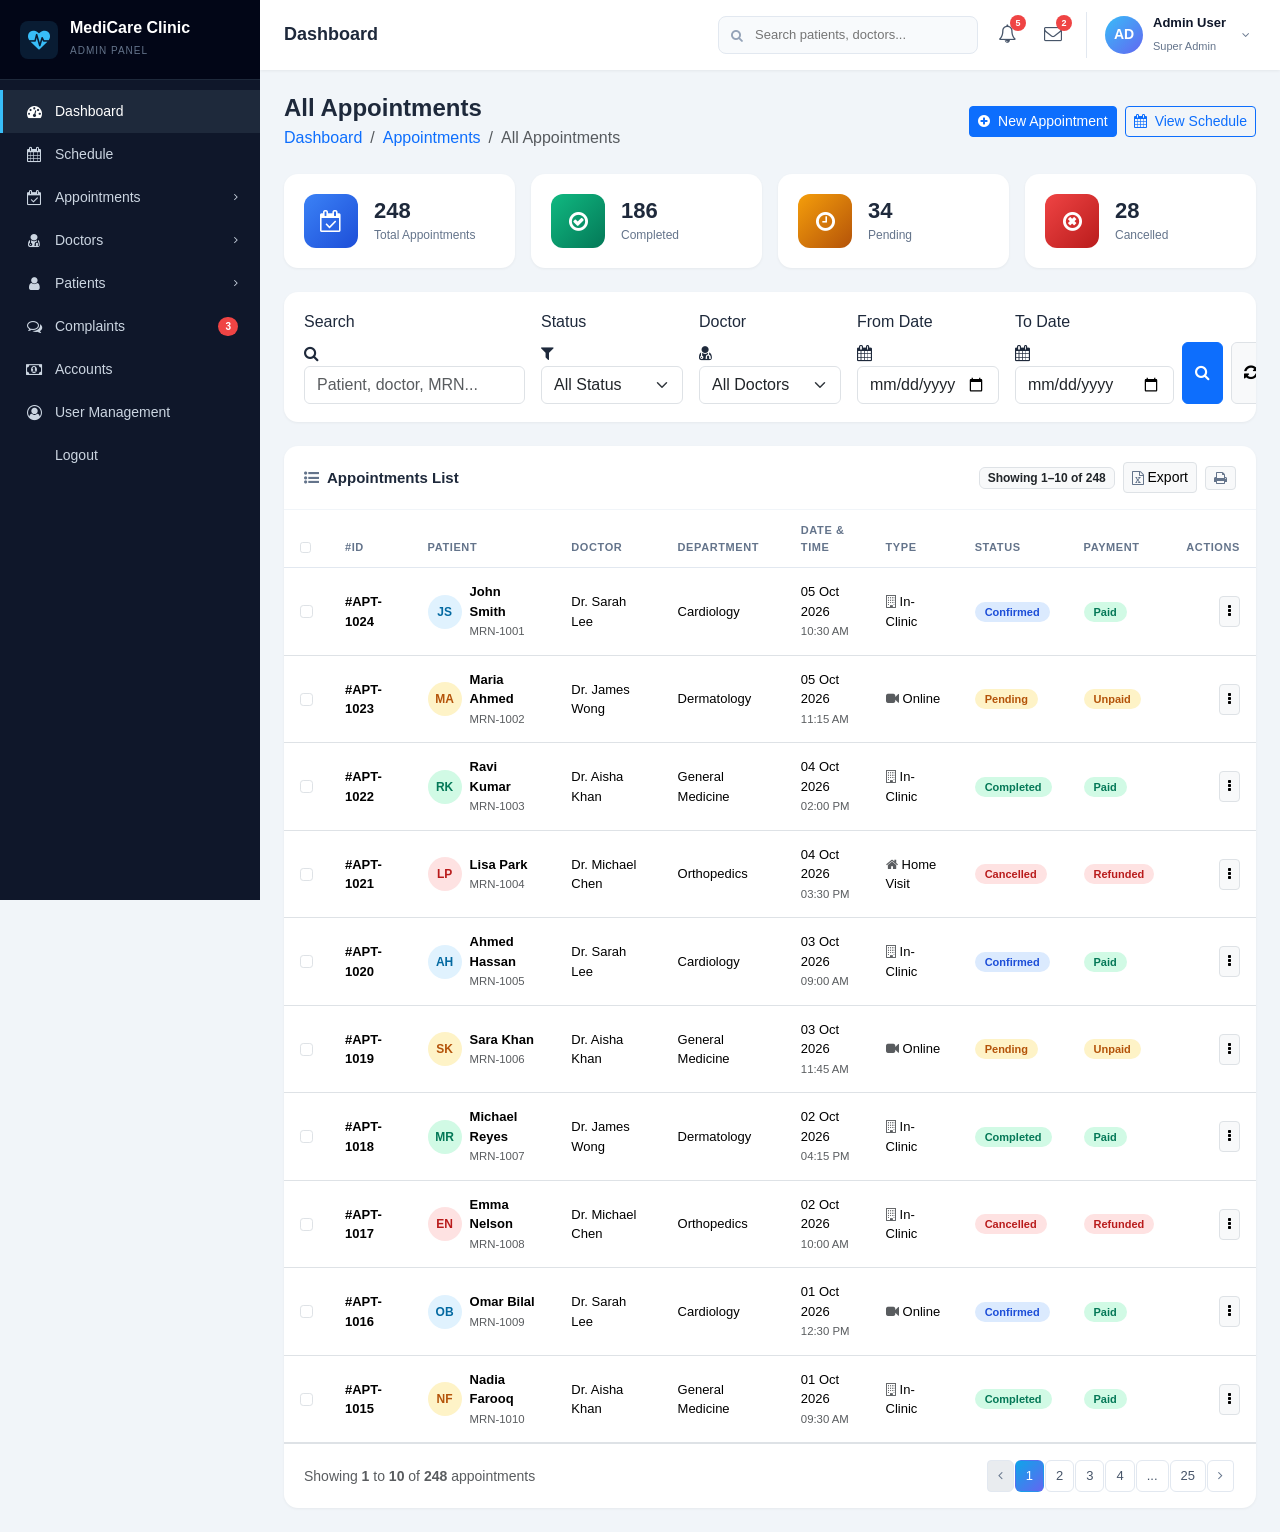
<file: frontend/appointments/appointments.html>
<!DOCTYPE html>
<html lang="en">

<head>
    <meta charset="UTF-8">
    <meta name="viewport" content="width=device-width, initial-scale=1.0">
    <title>Clinic Admin Dashboard</title>

    <!-- Bootstrap 5 -->
    <link href="https://cdn.jsdelivr.net/npm/bootstrap@5.3.3/dist/css/bootstrap.min.css" rel="stylesheet">
    <!-- Font Awesome 4 -->
    <link rel="stylesheet" href="https://cdnjs.cloudflare.com/ajax/libs/font-awesome/4.7.0/css/font-awesome.min.css">

    <style>
        :root {
            --sidebar-bg: #0f172a;
            --sidebar-hover: #1e293b;
            --sidebar-text: #cbd5e1;
            --accent: #38bdf8;
            --sidebar-w: 260px;
        }

        body {
            font-family: 'Segoe UI', Tahoma, Arial, sans-serif;
            background: #f1f5f9;
            color: #1e293b;
            overflow-x: hidden;
        }

        /* ---------- SIDEBAR ---------- */
        .sidebar {
            width: var(--sidebar-w);
            background: var(--sidebar-bg);
            color: var(--sidebar-text);
            position: fixed;
            top: 0;
            left: 0;
            bottom: 0;
            overflow-y: auto;
            transition: transform .3s ease;
            z-index: 1040;
            display: flex;
            flex-direction: column;
        }

        .sidebar::-webkit-scrollbar {
            width: 6px;
        }

        .sidebar::-webkit-scrollbar-thumb {
            background: #334155;
            border-radius: 4px;
        }

        .brand {
            padding: 18px 20px;
            display: flex;
            align-items: center;
            gap: 12px;
            background: #020617;
            border-bottom: 1px solid #1e293b;
            flex-shrink: 0;
        }

        .brand i {
            font-size: 22px;
            color: var(--accent);
            background: rgba(56, 189, 248, .12);
            padding: 8px;
            border-radius: 8px;
        }

        .brand-text h2 {
            font-size: 16px;
            color: #fff;
            margin: 0;
            font-weight: 600;
        }

        .brand-text span {
            font-size: 10px;
            color: #64748b;
            letter-spacing: 1px;
            text-transform: uppercase;
        }

        .nav-side {
            padding: 10px 0;
            flex: 1;
        }

        .nav-side .nav-title {
            font-size: 10px;
            text-transform: uppercase;
            letter-spacing: 1.2px;
            color: #475569;
            padding: 14px 22px 6px;
            font-weight: 600;
        }

        .nav-side .nav-link {
            display: flex;
            align-items: center;
            gap: 12px;
            padding: 11px 22px;
            color: var(--sidebar-text);
            font-size: 14px;
            text-decoration: none;
            border-left: 3px solid transparent;
            transition: all .2s;
            cursor: pointer;
        }

        .nav-side .nav-link:hover {
            background: var(--sidebar-hover);
            color: #fff;
        }

        .nav-side .nav-link.active {
            background: var(--sidebar-hover);
            color: #fff;
            border-left-color: var(--accent);
        }

        .nav-side .nav-link .fa:first-child {
            width: 18px;
            text-align: center;
            font-size: 15px;
        }

        .nav-side .nav-link .arrow {
            margin-left: auto;
            font-size: 11px;
            transition: transform .2s;
        }

        .nav-side .nav-link[aria-expanded="true"] .arrow {
            transform: rotate(90deg);
        }

        /* Submenu */
        .submenu {
            background: #020617;
        }

        .submenu .nav-link {
            padding: 9px 22px 9px 52px;
            font-size: 13px;
            border-left: none;
        }

        .submenu .nav-link .fa {
            font-size: 11px;
            color: #64748b;
        }

        .badge-pill-sm {
            margin-left: auto;
            background: #ef4444;
            color: #fff;
            font-size: 10px;
            padding: 2px 7px;
            border-radius: 10px;
            font-weight: 600;
        }

        .sidebar-footer {
            border-top: 1px solid #1e293b;
            background: #020617;
            flex-shrink: 0;
        }

        .sidebar-footer .nav-link {
            color: #f87171;
        }

        .sidebar-footer .nav-link:hover {
            background: #450a0a;
            color: #fecaca;
        }

        /* ---------- MAIN ---------- */
        .main-wrap {
            margin-left: var(--sidebar-w);
            min-height: 100vh;
            display: flex;
            flex-direction: column;
            transition: margin-left .3s ease;
        }

        /* Topbar */
        .topbar {
            background: #fff;
            padding: 12px 24px;
            display: flex;
            align-items: center;
            gap: 16px;
            box-shadow: 0 1px 3px rgba(0, 0, 0, .06);
            position: sticky;
            top: 0;
            z-index: 1030;
        }

        .toggle-btn {
            background: none;
            border: none;
            font-size: 20px;
            color: #334155;
            cursor: pointer;
            display: none;
            padding: 4px 8px;
        }

        .page-title {
            font-size: 18px;
            font-weight: 600;
            margin: 0;
        }

        .search-wrap {
            margin-left: auto;
            position: relative;
        }

        .search-wrap input {
            padding: 8px 12px 8px 36px;
            border: 1px solid #e2e8f0;
            border-radius: 8px;
            font-size: 13px;
            width: 260px;
            outline: none;
            background: #f8fafc;
            transition: all .2s;
        }

        .search-wrap input:focus {
            border-color: var(--accent);
            background: #fff;
        }

        .search-wrap .fa-search {
            position: absolute;
            left: 13px;
            top: 50%;
            transform: translateY(-50%);
            color: #94a3b8;
            font-size: 13px;
        }

        .top-icons {
            display: flex;
            align-items: center;
            gap: 20px;
        }

        .top-icons .icon-btn {
            position: relative;
            color: #475569;
            font-size: 18px;
            cursor: pointer;
            background: none;
            border: none;
            padding: 4px;
            transition: color .2s;
        }

        .top-icons .icon-btn:hover {
            color: #0f172a;
        }

        .top-icons .dot {
            position: absolute;
            top: -2px;
            right: -6px;
            background: #ef4444;
            color: #fff;
            font-size: 9px;
            min-width: 16px;
            height: 16px;
            padding: 0 4px;
            border-radius: 10px;
            display: flex;
            align-items: center;
            justify-content: center;
            font-weight: 600;
        }

        .user-chip {
            display: flex;
            align-items: center;
            gap: 10px;
            padding-left: 18px;
            border-left: 1px solid #e2e8f0;
            cursor: pointer;
            background: none;
            border-top: none;
            border-right: none;
            border-bottom: none;
        }

        .user-chip .avatar {
            width: 38px;
            height: 38px;
            border-radius: 50%;
            background: linear-gradient(135deg, #38bdf8, #6366f1);
            color: #fff;
            display: flex;
            align-items: center;
            justify-content: center;
            font-weight: 600;
            font-size: 14px;
        }

        .user-chip .info {
            text-align: left;
        }

        .user-chip .info strong {
            display: block;
            font-size: 13px;
            color: #0f172a;
        }

        .user-chip .info span {
            font-size: 11px;
            color: #64748b;
        }

        /* Content */
        .content {
            padding: 24px;
            flex: 1;
        }

        /* Welcome banner */
        .welcome {
            background: linear-gradient(135deg, #0ea5e9 0%, #6366f1 100%);
            color: #fff;
            padding: 26px 28px;
            border-radius: 14px;
            margin-bottom: 24px;
            display: flex;
            justify-content: space-between;
            align-items: center;
            overflow: hidden;
            position: relative;
        }

        .welcome h1 {
            font-size: 22px;
            font-weight: 700;
            margin: 0 0 6px;
        }

        .welcome p {
            margin: 0;
            opacity: .92;
            font-size: 13px;
        }

        .welcome .fa-calendar-check-o {
            font-size: 70px;
            opacity: .22;
        }

        /* Stat cards */
        .stat-card {
            background: #fff;
            border-radius: 14px;
            padding: 20px;
            display: flex;
            align-items: center;
            gap: 16px;
            box-shadow: 0 1px 3px rgba(0, 0, 0, .05);
            transition: transform .2s, box-shadow .2s;
            height: 100%;
        }

        .stat-card:hover {
            transform: translateY(-4px);
            box-shadow: 0 10px 24px rgba(0, 0, 0, .08);
        }

        .stat-icon {
            width: 54px;
            height: 54px;
            border-radius: 12px;
            display: flex;
            align-items: center;
            justify-content: center;
            font-size: 22px;
            color: #fff;
            flex-shrink: 0;
        }

        .bg-grad-blue {
            background: linear-gradient(135deg, #3b82f6, #1d4ed8);
        }

        .bg-grad-green {
            background: linear-gradient(135deg, #10b981, #047857);
        }

        .bg-grad-orange {
            background: linear-gradient(135deg, #f59e0b, #b45309);
        }

        .bg-grad-purple {
            background: linear-gradient(135deg, #8b5cf6, #6d28d9);
        }

        .bg-grad-red {
            background: linear-gradient(135deg, #ef4444, #b91c1c);
        }

        .bg-grad-teal {
            background: linear-gradient(135deg, #14b8a6, #0f766e);
        }

        .stat-info h3 {
            font-size: 22px;
            font-weight: 700;
            margin: 0;
        }

        .stat-info p {
            font-size: 12px;
            color: #64748b;
            margin: 2px 0 0;
        }

        /* Panels */
        .panel {
            background: #fff;
            border-radius: 14px;
            box-shadow: 0 1px 3px rgba(0, 0, 0, .05);
            overflow: hidden;
            height: 100%;
        }

        .panel-head {
            padding: 16px 20px;
            border-bottom: 1px solid #f1f5f9;
            display: flex;
            align-items: center;
            justify-content: space-between;
        }

        .panel-head h6 {
            margin: 0;
            font-weight: 600;
            font-size: 15px;
        }

        .panel-head .fa {
            color: #64748b;
        }

        .panel-body {
            padding: 18px 20px;
        }

        /* Table */
        .table thead th {
            font-size: 11px;
            text-transform: uppercase;
            letter-spacing: .6px;
            color: #64748b;
            font-weight: 600;
            border-bottom: 1px solid #e2e8f0;
            padding: 12px 16px;
        }

        .table tbody td {
            padding: 14px 16px;
            font-size: 13px;
            vertical-align: middle;
        }

        .table tbody tr:hover {
            background: #f8fafc;
        }

        .status-badge {
            font-size: 11px;
            padding: 4px 10px;
            border-radius: 20px;
            font-weight: 600;
        }

        .st-confirmed {
            background: #dbeafe;
            color: #1d4ed8;
        }

        .st-pending {
            background: #fef3c7;
            color: #b45309;
        }

        .st-completed {
            background: #d1fae5;
            color: #047857;
        }

        .st-cancelled {
            background: #fee2e2;
            color: #b91c1c;
        }

        /* Overlay for mobile */
        .sidebar-overlay {
            position: fixed;
            inset: 0;
            background: rgba(0, 0, 0, .5);
            z-index: 1035;
            opacity: 0;
            visibility: hidden;
            transition: opacity .3s;
        }

        .sidebar-overlay.show {
            opacity: 1;
            visibility: visible;
        }

        /* ---------- RESPONSIVE ---------- */
        @media (max-width: 991.98px) {
            .sidebar {
                transform: translateX(-100%);
            }

            .sidebar.show {
                transform: translateX(0);
            }

            .main-wrap {
                margin-left: 0;
            }

            .toggle-btn {
                display: inline-block;
            }

            .search-wrap input {
                width: 180px;
            }

            .user-chip .info {
                display: none;
            }
        }

        @media (max-width: 575.98px) {
            .search-wrap {
                display: none;
            }

            .content {
                padding: 16px;
            }

            .welcome {
                padding: 20px;
            }

            .welcome .fa-calendar-check-o {
                display: none;
            }
        }

        /* Panel already defined in parent stylesheet */
        /* ---------- ALL APPOINTMENTS PAGE ---------- */
        .avatar-sm {
            width: 34px;
            height: 34px;
            border-radius: 50%;
            background: #e0f2fe;
            color: #0369a1;
            display: flex;
            align-items: center;
            justify-content: center;
            font-weight: 600;
            font-size: 12px;
            flex-shrink: 0;
        }

        /* Give each avatar a distinct color using nth-child (optional) */
        .table tbody tr:nth-child(4n+1) .avatar-sm {
            background: #e0f2fe;
            color: #0369a1;
        }

        .table tbody tr:nth-child(4n+2) .avatar-sm {
            background: #fef3c7;
            color: #b45309;
        }

        .table tbody tr:nth-child(4n+3) .avatar-sm {
            background: #d1fae5;
            color: #047857;
        }

        .table tbody tr:nth-child(4n+4) .avatar-sm {
            background: #fee2e2;
            color: #b91c1c;
        }

        /* Pagination */
        .pagination .page-link {
            color: #475569;
            border-color: #e2e8f0;
            border-radius: 6px;
            margin: 0 2px;
            font-size: 13px;
            padding: 5px 10px;
        }

        .pagination .page-item.active .page-link {
            background: linear-gradient(135deg, #0ea5e9, #6366f1);
            border-color: transparent;
            color: #fff;
        }

        .pagination .page-link:hover {
            background: #f1f5f9;
            color: #0f172a;
        }

        /* Table checkbox */
        .table .form-check-input {
            cursor: pointer;
        }

        .table .form-check-input:checked {
            background-color: #38bdf8;
            border-color: #38bdf8;
        }

        /* Dropdown menu items */
        .dropdown-menu {
            font-size: 13px;
            border-radius: 10px;
            border: 1px solid #e2e8f0;
            padding: 6px;
        }

        .dropdown-item {
            border-radius: 6px;
            padding: 7px 10px;
        }

        .dropdown-item:hover {
            background: #f1f5f9;
        }

        /* Panel head buttons alignment */
        .panel-head .btn-sm {
            display: inline-flex;
            align-items: center;
            gap: 4px;
        }

        /* Responsive tweaks */
        @media (max-width: 767.98px) {
            .table-responsive {
                font-size: 12px;
            }

            .avatar-sm {
                width: 30px;
                height: 30px;
                font-size: 11px;
            }
        }
    </style>
</head>

<body>

    <!-- ============ SIDEBAR ============ -->
    <!-- ============ SIDEBAR ============ -->
    <aside class="sidebar" id="sidebar">

        <!-- Brand -->
        <div class="brand">
            <i class="fa fa-heartbeat" aria-hidden="true"></i>
            <div class="brand-text">
                <h2>MediCare Clinic</h2>
                <span>Admin Panel</span>
            </div>
        </div>

        <!-- Navigation -->
        <nav class="nav-side">

            <!-- Dashboard -->
            <a href="../dashboard.html" class="nav-link active">
                <i class="fa fa-dashboard" aria-hidden="true"></i>
                <span>Dashboard</span>
            </a>

            <!-- Schedule -->
            <a href="../schedule.html" class="nav-link">
                <i class="fa fa-calendar" aria-hidden="true"></i>
                <span>Schedule</span>
            </a>

            <!-- Appointments (submenu) -->
            <a class="nav-link" data-bs-toggle="collapse" href="#menuAppointment" role="button" aria-expanded="false">
                <i class="fa fa-calendar-check-o" aria-hidden="true"></i>
                <span>Appointments</span>
                <i class="fa fa-angle-right arrow" aria-hidden="true"></i>
            </a>
            <div class="collapse submenu" id="menuAppointment">
                <a href="create.html" class="nav-link">
                    <i class="fa fa-plus-circle" aria-hidden="true"></i> New Appointment
                </a>
                <a href="appointments.html" class="nav-link">
                    <i class="fa fa-list-ul" aria-hidden="true"></i> All Appointments
                </a>
            </div>

            <!-- Doctors (submenu) -->
            <a class="nav-link" data-bs-toggle="collapse" href="#menuDoctors" role="button" aria-expanded="false">
                <i class="fa fa-user-md" aria-hidden="true"></i>
                <span>Doctors</span>
                <i class="fa fa-angle-right arrow" aria-hidden="true"></i>
            </a>
            <div class="collapse submenu" id="menuDoctors">
                <a href="../doctors/create.html" class="nav-link">
                    <i class="fa fa-user-plus" aria-hidden="true"></i> Create Doctor
                </a>
                <a href="../doctors/doctors.html" class="nav-link">
                    <i class="fa fa-users" aria-hidden="true"></i> All Doctors
                </a>
                <a href="../doctors/specislists.html" class="nav-link">
                    <i class="fa fa-stethoscope" aria-hidden="true"></i> Specialists
                </a>
            </div>

            <!-- Patients (submenu) -->
            <a class="nav-link" data-bs-toggle="collapse" href="#menuPatients" role="button" aria-expanded="false">
                <i class="fa fa-user" aria-hidden="true"></i>
                <span>Patients</span>
                <i class="fa fa-angle-right arrow" aria-hidden="true"></i>
            </a>
            <div class="collapse submenu" id="menuPatients">
                <a href="../patients/create.html" class="nav-link">
                    <i class="fa fa-user-plus" aria-hidden="true"></i> New Patient
                </a>
                <a href="../patients/patients.html" class="nav-link">
                    <i class="fa fa-users" aria-hidden="true"></i> All Patients
                </a>
            </div>

            <!-- Complaints -->
            <a href="../complaints.html" class="nav-link">
                <i class="fa fa-comments-o" aria-hidden="true"></i>
                <span>Complaints</span>
                <span class="badge-pill-sm">3</span>
            </a>

            <!-- Accounts -->
            <a href="../accounts.html" class="nav-link">
                <i class="fa fa-money" aria-hidden="true"></i>
                <span>Accounts</span>
            </a>

            <!-- User Management -->
            <a href="../users.html" class="nav-link">
                <i class="fa fa-user-circle-o" aria-hidden="true"></i>
                <span>User Management</span>
            </a>
            <!-- User Management -->
            <a href="#" class="nav-link">
                <i class="fa fa-sig" aria-hidden="true"></i>
                <span>Logout</span>
            </a>

        </nav>
    </aside>

    <!-- Overlay (mobile) -->
    <div class="sidebar-overlay" id="overlay"></div>

    <!-- ============ MAIN ============ -->
    <div class="main-wrap" id="mainWrap">

        <!-- Topbar -->
        <header class="topbar">
            <button class="toggle-btn" id="toggleBtn" aria-label="Toggle sidebar">
                <i class="fa fa-bars" aria-hidden="true"></i>
            </button>
            <h1 class="page-title">Dashboard</h1>

            <div class="search-wrap">
                <i class="fa fa-search" aria-hidden="true"></i>
                <input type="text" placeholder="Search patients, doctors...">
            </div>

            <div class="top-icons">
                <button class="icon-btn" title="Notifications">
                    <i class="fa fa-bell-o" aria-hidden="true"></i>
                    <span class="dot">5</span>
                </button>
                <button class="icon-btn" title="Messages">
                    <i class="fa fa-envelope-o" aria-hidden="true"></i>
                    <span class="dot">2</span>
                </button>
                <div class="dropdown">
                    <button class="user-chip" data-bs-toggle="dropdown" aria-expanded="false">
                        <div class="avatar">AD</div>
                        <div class="info">
                            <strong>Admin User</strong>
                            <span>Super Admin</span>
                        </div>
                        <i class="fa fa-angle-down" style="font-size:12px;color:#64748b;margin-left:6px;"></i>
                    </button>
                    <ul class="dropdown-menu dropdown-menu-end shadow-sm">
                        <li><a class="dropdown-item" href="#"><i class="fa fa-user-o me-2"></i>My Profile</a></li>
                        <li><a class="dropdown-item" href="#"><i class="fa fa-cog me-2"></i>Settings</a></li>
                        <li>
                            <hr class="dropdown-divider">
                        </li>
                        <li><a class="dropdown-item text-danger" href="#"><i class="fa fa-sign-out me-2"></i>Logout</a>
                        </li>
                    </ul>
                </div>
            </div>
        </header>

        <!-- ================= MAIN CONTENT: NEW APPOINTMENT ================= -->
        <!-- ================= MAIN CONTENT: ALL APPOINTMENTS ================= -->
        <main class="content">

            <!-- Page Header -->
            <div class="d-flex flex-wrap justify-content-between align-items-center mb-4 gap-2">
                <div>
                    <h4 class="mb-1 fw-bold">All Appointments</h4>
                    <nav aria-label="breadcrumb">
                        <ol class="breadcrumb mb-0 small">
                            <li class="breadcrumb-item"><a href="../dashboard.html"
                                    class="text-decoration-none">Dashboard</a></li>
                            <li class="breadcrumb-item"><a href="appointments.html"
                                    class="text-decoration-none">Appointments</a></li>
                            <li class="breadcrumb-item active" aria-current="page">All Appointments</li>
                        </ol>
                    </nav>
                </div>
                <div class="d-flex gap-2">
                    <a href="create.html" class="btn btn-primary btn-sm">
                        <i class="fa fa-plus-circle me-1" aria-hidden="true"></i> New Appointment
                    </a>
                    <a href="../schedule.html" class="btn btn-outline-primary btn-sm">
                        <i class="fa fa-calendar me-1" aria-hidden="true"></i> View Schedule
                    </a>
                </div>
            </div>

            <!-- Quick Stats Row -->
            <div class="row g-3 mb-4">
                <div class="col-sm-6 col-lg-3">
                    <div class="stat-card">
                        <div class="stat-icon bg-grad-blue"><i class="fa fa-calendar-check-o" aria-hidden="true"></i>
                        </div>
                        <div class="stat-info">
                            <h3>248</h3>
                            <p>Total Appointments</p>
                        </div>
                    </div>
                </div>
                <div class="col-sm-6 col-lg-3">
                    <div class="stat-card">
                        <div class="stat-icon bg-grad-green"><i class="fa fa-check-circle-o" aria-hidden="true"></i>
                        </div>
                        <div class="stat-info">
                            <h3>186</h3>
                            <p>Completed</p>
                        </div>
                    </div>
                </div>
                <div class="col-sm-6 col-lg-3">
                    <div class="stat-card">
                        <div class="stat-icon bg-grad-orange"><i class="fa fa-clock-o" aria-hidden="true"></i></div>
                        <div class="stat-info">
                            <h3>34</h3>
                            <p>Pending</p>
                        </div>
                    </div>
                </div>
                <div class="col-sm-6 col-lg-3">
                    <div class="stat-card">
                        <div class="stat-icon bg-grad-red"><i class="fa fa-times-circle-o" aria-hidden="true"></i></div>
                        <div class="stat-info">
                            <h3>28</h3>
                            <p>Cancelled</p>
                        </div>
                    </div>
                </div>
            </div>

            <!-- Filters Card -->
            <div class="panel mb-4">
                <div class="panel-body">
                    <div class="row g-3 align-items-end">
                        <div class="col-md-3">
                            <label class="form-label">Search</label>
                            <div class="input-icon-wrap">
                                <i class="fa fa-search input-icon" aria-hidden="true"></i>
                                <input type="text" class="form-control" placeholder="Patient, doctor, MRN...">
                            </div>
                        </div>
                        <div class="col-md-2">
                            <label class="form-label">Status</label>
                            <div class="input-icon-wrap">
                                <i class="fa fa-filter input-icon" aria-hidden="true"></i>
                                <select class="form-select">
                                    <option value="">All Status</option>
                                    <option>Confirmed</option>
                                    <option>Pending</option>
                                    <option>Completed</option>
                                    <option>Cancelled</option>
                                </select>
                            </div>
                        </div>
                        <div class="col-md-2">
                            <label class="form-label">Doctor</label>
                            <div class="input-icon-wrap">
                                <i class="fa fa-user-md input-icon" aria-hidden="true"></i>
                                <select class="form-select">
                                    <option value="">All Doctors</option>
                                    <option>Dr. Sarah Lee</option>
                                    <option>Dr. James Wong</option>
                                    <option>Dr. Aisha Khan</option>
                                    <option>Dr. Michael Chen</option>
                                </select>
                            </div>
                        </div>
                        <div class="col-md-2">
                            <label class="form-label">From Date</label>
                            <div class="input-icon-wrap">
                                <i class="fa fa-calendar input-icon" aria-hidden="true"></i>
                                <input type="date" class="form-control">
                            </div>
                        </div>
                        <div class="col-md-3">
                            <label class="form-label">To Date</label>
                            <div class="d-flex gap-2">
                                <div class="input-icon-wrap flex-grow-1">
                                    <i class="fa fa-calendar input-icon" aria-hidden="true"></i>
                                    <input type="date" class="form-control">
                                </div>
                                <button class="btn btn-primary" title="Apply Filters">
                                    <i class="fa fa-search" aria-hidden="true"></i>
                                </button>
                                <button class="btn btn-light border" title="Reset Filters">
                                    <i class="fa fa-refresh" aria-hidden="true"></i>
                                </button>
                            </div>
                        </div>
                    </div>
                </div>
            </div>

            <!-- Appointments Table Card -->
            <div class="panel">
                <div class="panel-head">
                    <h6><i class="fa fa-list-ul me-2" aria-hidden="true"></i>Appointments List</h6>
                    <div class="d-flex align-items-center gap-2">
                        <span class="badge bg-light text-dark border">Showing 1–10 of 248</span>
                        <button class="btn btn-sm btn-light border" title="Export CSV">
                            <i class="fa fa-file-excel-o" aria-hidden="true"></i> Export
                        </button>
                        <button class="btn btn-sm btn-light border" title="Print">
                            <i class="fa fa-print" aria-hidden="true"></i>
                        </button>
                    </div>
                </div>

                <div class="table-responsive">
                    <table class="table align-middle mb-0">
                        <thead>
                            <tr>
                                <th style="width:36px;">
                                    <input type="checkbox" class="form-check-input" id="selectAll">
                                </th>
                                <th>#ID</th>
                                <th>Patient</th>
                                <th>Doctor</th>
                                <th>Department</th>
                                <th>Date &amp; Time</th>
                                <th>Type</th>
                                <th>Status</th>
                                <th>Payment</th>
                                <th class="text-end">Actions</th>
                            </tr>
                        </thead>
                        <tbody>

                            <!-- Row 1 -->
                            <tr>
                                <td><input type="checkbox" class="form-check-input"></td>
                                <td><strong>#APT-1024</strong></td>
                                <td>
                                    <div class="d-flex align-items-center gap-2">
                                        <div class="avatar-sm">JS</div>
                                        <div>
                                            <div class="fw-semibold">John Smith</div>
                                            <small class="text-muted">MRN-1001</small>
                                        </div>
                                    </div>
                                </td>
                                <td>Dr. Sarah Lee</td>
                                <td>Cardiology</td>
                                <td>
                                    <div>05 Oct 2026</div>
                                    <small class="text-muted">10:30 AM</small>
                                </td>
                                <td><i class="fa fa-building-o text-muted me-1" aria-hidden="true"></i>In-Clinic</td>
                                <td><span class="status-badge st-confirmed">Confirmed</span></td>
                                <td><span class="status-badge st-completed">Paid</span></td>
                                <td class="text-end">
                                    <div class="dropdown">
                                        <button class="btn btn-sm btn-light border" data-bs-toggle="dropdown">
                                            <i class="fa fa-ellipsis-v" aria-hidden="true"></i>
                                        </button>
                                        <ul class="dropdown-menu dropdown-menu-end shadow-sm">
                                            <li><a class="dropdown-item" href="#"><i class="fa fa-eye me-2"
                                                        aria-hidden="true"></i>View</a></li>
                                            <li><a class="dropdown-item" href="#"><i class="fa fa-pencil me-2"
                                                        aria-hidden="true"></i>Edit</a></li>
                                            <li><a class="dropdown-item" href="#"><i class="fa fa-check me-2"
                                                        aria-hidden="true"></i>Mark Completed</a></li>
                                            <li><a class="dropdown-item" href="#"><i class="fa fa-envelope-o me-2"
                                                        aria-hidden="true"></i>Resend Email</a></li>
                                            <li><a class="dropdown-item" href="#"><i class="fa fa-whatsapp me-2"
                                                        aria-hidden="true"></i>Resend WhatsApp</a></li>
                                            <li>
                                                <hr class="dropdown-divider">
                                            </li>
                                            <li><a class="dropdown-item text-danger" href="#"><i
                                                        class="fa fa-times me-2" aria-hidden="true"></i>Cancel</a></li>
                                        </ul>
                                    </div>
                                </td>
                            </tr>

                            <!-- Row 2 -->
                            <tr>
                                <td><input type="checkbox" class="form-check-input"></td>
                                <td><strong>#APT-1023</strong></td>
                                <td>
                                    <div class="d-flex align-items-center gap-2">
                                        <div class="avatar-sm">MA</div>
                                        <div>
                                            <div class="fw-semibold">Maria Ahmed</div>
                                            <small class="text-muted">MRN-1002</small>
                                        </div>
                                    </div>
                                </td>
                                <td>Dr. James Wong</td>
                                <td>Dermatology</td>
                                <td>
                                    <div>05 Oct 2026</div>
                                    <small class="text-muted">11:15 AM</small>
                                </td>
                                <td><i class="fa fa-video-camera text-muted me-1" aria-hidden="true"></i>Online</td>
                                <td><span class="status-badge st-pending">Pending</span></td>
                                <td><span class="status-badge st-pending">Unpaid</span></td>
                                <td class="text-end">
                                    <div class="dropdown">
                                        <button class="btn btn-sm btn-light border" data-bs-toggle="dropdown">
                                            <i class="fa fa-ellipsis-v" aria-hidden="true"></i>
                                        </button>
                                        <ul class="dropdown-menu dropdown-menu-end shadow-sm">
                                            <li><a class="dropdown-item" href="#"><i class="fa fa-eye me-2"
                                                        aria-hidden="true"></i>View</a></li>
                                            <li><a class="dropdown-item" href="#"><i class="fa fa-pencil me-2"
                                                        aria-hidden="true"></i>Edit</a></li>
                                            <li><a class="dropdown-item" href="#"><i class="fa fa-check me-2"
                                                        aria-hidden="true"></i>Mark Completed</a></li>
                                            <li><a class="dropdown-item" href="#"><i class="fa fa-envelope-o me-2"
                                                        aria-hidden="true"></i>Resend Email</a></li>
                                            <li><a class="dropdown-item" href="#"><i class="fa fa-whatsapp me-2"
                                                        aria-hidden="true"></i>Resend WhatsApp</a></li>
                                            <li>
                                                <hr class="dropdown-divider">
                                            </li>
                                            <li><a class="dropdown-item text-danger" href="#"><i
                                                        class="fa fa-times me-2" aria-hidden="true"></i>Cancel</a></li>
                                        </ul>
                                    </div>
                                </td>
                            </tr>

                            <!-- Row 3 -->
                            <tr>
                                <td><input type="checkbox" class="form-check-input"></td>
                                <td><strong>#APT-1022</strong></td>
                                <td>
                                    <div class="d-flex align-items-center gap-2">
                                        <div class="avatar-sm">RK</div>
                                        <div>
                                            <div class="fw-semibold">Ravi Kumar</div>
                                            <small class="text-muted">MRN-1003</small>
                                        </div>
                                    </div>
                                </td>
                                <td>Dr. Aisha Khan</td>
                                <td>General Medicine</td>
                                <td>
                                    <div>04 Oct 2026</div>
                                    <small class="text-muted">02:00 PM</small>
                                </td>
                                <td><i class="fa fa-building-o text-muted me-1" aria-hidden="true"></i>In-Clinic</td>
                                <td><span class="status-badge st-completed">Completed</span></td>
                                <td><span class="status-badge st-completed">Paid</span></td>
                                <td class="text-end">
                                    <div class="dropdown">
                                        <button class="btn btn-sm btn-light border" data-bs-toggle="dropdown">
                                            <i class="fa fa-ellipsis-v" aria-hidden="true"></i>
                                        </button>
                                        <ul class="dropdown-menu dropdown-menu-end shadow-sm">
                                            <li><a class="dropdown-item" href="#"><i class="fa fa-eye me-2"
                                                        aria-hidden="true"></i>View</a></li>
                                            <li><a class="dropdown-item" href="#"><i class="fa fa-pencil me-2"
                                                        aria-hidden="true"></i>Edit</a></li>
                                            <li><a class="dropdown-item" href="#"><i class="fa fa-file-text-o me-2"
                                                        aria-hidden="true"></i>Prescription</a></li>
                                            <li><a class="dropdown-item" href="#"><i class="fa fa-money me-2"
                                                        aria-hidden="true"></i>Invoice</a></li>
                                            <li>
                                                <hr class="dropdown-divider">
                                            </li>
                                            <li><a class="dropdown-item text-danger" href="#"><i
                                                        class="fa fa-times me-2" aria-hidden="true"></i>Cancel</a></li>
                                        </ul>
                                    </div>
                                </td>
                            </tr>

                            <!-- Row 4 -->
                            <tr>
                                <td><input type="checkbox" class="form-check-input"></td>
                                <td><strong>#APT-1021</strong></td>
                                <td>
                                    <div class="d-flex align-items-center gap-2">
                                        <div class="avatar-sm">LP</div>
                                        <div>
                                            <div class="fw-semibold">Lisa Park</div>
                                            <small class="text-muted">MRN-1004</small>
                                        </div>
                                    </div>
                                </td>
                                <td>Dr. Michael Chen</td>
                                <td>Orthopedics</td>
                                <td>
                                    <div>04 Oct 2026</div>
                                    <small class="text-muted">03:30 PM</small>
                                </td>
                                <td><i class="fa fa-home text-muted me-1" aria-hidden="true"></i>Home Visit</td>
                                <td><span class="status-badge st-cancelled">Cancelled</span></td>
                                <td><span class="status-badge st-cancelled">Refunded</span></td>
                                <td class="text-end">
                                    <div class="dropdown">
                                        <button class="btn btn-sm btn-light border" data-bs-toggle="dropdown">
                                            <i class="fa fa-ellipsis-v" aria-hidden="true"></i>
                                        </button>
                                        <ul class="dropdown-menu dropdown-menu-end shadow-sm">
                                            <li><a class="dropdown-item" href="#"><i class="fa fa-eye me-2"
                                                        aria-hidden="true"></i>View</a></li>
                                            <li><a class="dropdown-item" href="#"><i class="fa fa-pencil me-2"
                                                        aria-hidden="true"></i>Edit</a></li>
                                            <li><a class="dropdown-item" href="#"><i class="fa fa-undo me-2"
                                                        aria-hidden="true"></i>Restore</a></li>
                                            <li>
                                                <hr class="dropdown-divider">
                                            </li>
                                            <li><a class="dropdown-item text-danger" href="#"><i
                                                        class="fa fa-trash me-2" aria-hidden="true"></i>Delete</a></li>
                                        </ul>
                                    </div>
                                </td>
                            </tr>

                            <!-- Row 5 -->
                            <tr>
                                <td><input type="checkbox" class="form-check-input"></td>
                                <td><strong>#APT-1020</strong></td>
                                <td>
                                    <div class="d-flex align-items-center gap-2">
                                        <div class="avatar-sm">AH</div>
                                        <div>
                                            <div class="fw-semibold">Ahmed Hassan</div>
                                            <small class="text-muted">MRN-1005</small>
                                        </div>
                                    </div>
                                </td>
                                <td>Dr. Sarah Lee</td>
                                <td>Cardiology</td>
                                <td>
                                    <div>03 Oct 2026</div>
                                    <small class="text-muted">09:00 AM</small>
                                </td>
                                <td><i class="fa fa-building-o text-muted me-1" aria-hidden="true"></i>In-Clinic</td>
                                <td><span class="status-badge st-confirmed">Confirmed</span></td>
                                <td><span class="status-badge st-completed">Paid</span></td>
                                <td class="text-end">
                                    <div class="dropdown">
                                        <button class="btn btn-sm btn-light border" data-bs-toggle="dropdown">
                                            <i class="fa fa-ellipsis-v" aria-hidden="true"></i>
                                        </button>
                                        <ul class="dropdown-menu dropdown-menu-end shadow-sm">
                                            <li><a class="dropdown-item" href="#"><i class="fa fa-eye me-2"
                                                        aria-hidden="true"></i>View</a></li>
                                            <li><a class="dropdown-item" href="#"><i class="fa fa-pencil me-2"
                                                        aria-hidden="true"></i>Edit</a></li>
                                            <li><a class="dropdown-item" href="#"><i class="fa fa-check me-2"
                                                        aria-hidden="true"></i>Mark Completed</a></li>
                                            <li><a class="dropdown-item" href="#"><i class="fa fa-envelope-o me-2"
                                                        aria-hidden="true"></i>Resend Email</a></li>
                                            <li><a class="dropdown-item" href="#"><i class="fa fa-whatsapp me-2"
                                                        aria-hidden="true"></i>Resend WhatsApp</a></li>
                                            <li>
                                                <hr class="dropdown-divider">
                                            </li>
                                            <li><a class="dropdown-item text-danger" href="#"><i
                                                        class="fa fa-times me-2" aria-hidden="true"></i>Cancel</a></li>
                                        </ul>
                                    </div>
                                </td>
                            </tr>

                            <!-- Row 6 -->
                            <tr>
                                <td><input type="checkbox" class="form-check-input"></td>
                                <td><strong>#APT-1019</strong></td>
                                <td>
                                    <div class="d-flex align-items-center gap-2">
                                        <div class="avatar-sm">SK</div>
                                        <div>
                                            <div class="fw-semibold">Sara Khan</div>
                                            <small class="text-muted">MRN-1006</small>
                                        </div>
                                    </div>
                                </td>
                                <td>Dr. Aisha Khan</td>
                                <td>General Medicine</td>
                                <td>
                                    <div>03 Oct 2026</div>
                                    <small class="text-muted">11:45 AM</small>
                                </td>
                                <td><i class="fa fa-video-camera text-muted me-1" aria-hidden="true"></i>Online</td>
                                <td><span class="status-badge st-pending">Pending</span></td>
                                <td><span class="status-badge st-pending">Unpaid</span></td>
                                <td class="text-end">
                                    <div class="dropdown">
                                        <button class="btn btn-sm btn-light border" data-bs-toggle="dropdown">
                                            <i class="fa fa-ellipsis-v" aria-hidden="true"></i>
                                        </button>
                                        <ul class="dropdown-menu dropdown-menu-end shadow-sm">
                                            <li><a class="dropdown-item" href="#"><i class="fa fa-eye me-2"
                                                        aria-hidden="true"></i>View</a></li>
                                            <li><a class="dropdown-item" href="#"><i class="fa fa-pencil me-2"
                                                        aria-hidden="true"></i>Edit</a></li>
                                            <li><a class="dropdown-item" href="#"><i class="fa fa-check me-2"
                                                        aria-hidden="true"></i>Mark Completed</a></li>
                                            <li><a class="dropdown-item" href="#"><i class="fa fa-envelope-o me-2"
                                                        aria-hidden="true"></i>Resend Email</a></li>
                                            <li><a class="dropdown-item" href="#"><i class="fa fa-whatsapp me-2"
                                                        aria-hidden="true"></i>Resend WhatsApp</a></li>
                                            <li>
                                                <hr class="dropdown-divider">
                                            </li>
                                            <li><a class="dropdown-item text-danger" href="#"><i
                                                        class="fa fa-times me-2" aria-hidden="true"></i>Cancel</a></li>
                                        </ul>
                                    </div>
                                </td>
                            </tr>

                            <!-- Row 7 -->
                            <tr>
                                <td><input type="checkbox" class="form-check-input"></td>
                                <td><strong>#APT-1018</strong></td>
                                <td>
                                    <div class="d-flex align-items-center gap-2">
                                        <div class="avatar-sm">MR</div>
                                        <div>
                                            <div class="fw-semibold">Michael Reyes</div>
                                            <small class="text-muted">MRN-1007</small>
                                        </div>
                                    </div>
                                </td>
                                <td>Dr. James Wong</td>
                                <td>Dermatology</td>
                                <td>
                                    <div>02 Oct 2026</div>
                                    <small class="text-muted">04:15 PM</small>
                                </td>
                                <td><i class="fa fa-building-o text-muted me-1" aria-hidden="true"></i>In-Clinic</td>
                                <td><span class="status-badge st-completed">Completed</span></td>
                                <td><span class="status-badge st-completed">Paid</span></td>
                                <td class="text-end">
                                    <div class="dropdown">
                                        <button class="btn btn-sm btn-light border" data-bs-toggle="dropdown">
                                            <i class="fa fa-ellipsis-v" aria-hidden="true"></i>
                                        </button>
                                        <ul class="dropdown-menu dropdown-menu-end shadow-sm">
                                            <li><a class="dropdown-item" href="#"><i class="fa fa-eye me-2"
                                                        aria-hidden="true"></i>View</a></li>
                                            <li><a class="dropdown-item" href="#"><i class="fa fa-pencil me-2"
                                                        aria-hidden="true"></i>Edit</a></li>
                                            <li><a class="dropdown-item" href="#"><i class="fa fa-file-text-o me-2"
                                                        aria-hidden="true"></i>Prescription</a></li>
                                            <li><a class="dropdown-item" href="#"><i class="fa fa-money me-2"
                                                        aria-hidden="true"></i>Invoice</a></li>
                                            <li>
                                                <hr class="dropdown-divider">
                                            </li>
                                            <li><a class="dropdown-item text-danger" href="#"><i
                                                        class="fa fa-times me-2" aria-hidden="true"></i>Cancel</a></li>
                                        </ul>
                                    </div>
                                </td>
                            </tr>

                            <!-- Row 8 -->
                            <tr>
                                <td><input type="checkbox" class="form-check-input"></td>
                                <td><strong>#APT-1017</strong></td>
                                <td>
                                    <div class="d-flex align-items-center gap-2">
                                        <div class="avatar-sm">EN</div>
                                        <div>
                                            <div class="fw-semibold">Emma Nelson</div>
                                            <small class="text-muted">MRN-1008</small>
                                        </div>
                                    </div>
                                </td>
                                <td>Dr. Michael Chen</td>
                                <td>Orthopedics</td>
                                <td>
                                    <div>02 Oct 2026</div>
                                    <small class="text-muted">10:00 AM</small>
                                </td>
                                <td><i class="fa fa-building-o text-muted me-1" aria-hidden="true"></i>In-Clinic</td>
                                <td><span class="status-badge st-cancelled">Cancelled</span></td>
                                <td><span class="status-badge st-cancelled">Refunded</span></td>
                                <td class="text-end">
                                    <div class="dropdown">
                                        <button class="btn btn-sm btn-light border" data-bs-toggle="dropdown">
                                            <i class="fa fa-ellipsis-v" aria-hidden="true"></i>
                                        </button>
                                        <ul class="dropdown-menu dropdown-menu-end shadow-sm">
                                            <li><a class="dropdown-item" href="#"><i class="fa fa-eye me-2"
                                                        aria-hidden="true"></i>View</a></li>
                                            <li><a class="dropdown-item" href="#"><i class="fa fa-pencil me-2"
                                                        aria-hidden="true"></i>Edit</a></li>
                                            <li><a class="dropdown-item" href="#"><i class="fa fa-undo me-2"
                                                        aria-hidden="true"></i>Restore</a></li>
                                            <li>
                                                <hr class="dropdown-divider">
                                            </li>
                                            <li><a class="dropdown-item text-danger" href="#"><i
                                                        class="fa fa-trash me-2" aria-hidden="true"></i>Delete</a></li>
                                        </ul>
                                    </div>
                                </td>
                            </tr>

                            <!-- Row 9 -->
                            <tr>
                                <td><input type="checkbox" class="form-check-input"></td>
                                <td><strong>#APT-1016</strong></td>
                                <td>
                                    <div class="d-flex align-items-center gap-2">
                                        <div class="avatar-sm">OB</div>
                                        <div>
                                            <div class="fw-semibold">Omar Bilal</div>
                                            <small class="text-muted">MRN-1009</small>
                                        </div>
                                    </div>
                                </td>
                                <td>Dr. Sarah Lee</td>
                                <td>Cardiology</td>
                                <td>
                                    <div>01 Oct 2026</div>
                                    <small class="text-muted">12:30 PM</small>
                                </td>
                                <td><i class="fa fa-video-camera text-muted me-1" aria-hidden="true"></i>Online</td>
                                <td><span class="status-badge st-confirmed">Confirmed</span></td>
                                <td><span class="status-badge st-completed">Paid</span></td>
                                <td class="text-end">
                                    <div class="dropdown">
                                        <button class="btn btn-sm btn-light border" data-bs-toggle="dropdown">
                                            <i class="fa fa-ellipsis-v" aria-hidden="true"></i>
                                        </button>
                                        <ul class="dropdown-menu dropdown-menu-end shadow-sm">
                                            <li><a class="dropdown-item" href="#"><i class="fa fa-eye me-2"
                                                        aria-hidden="true"></i>View</a></li>
                                            <li><a class="dropdown-item" href="#"><i class="fa fa-pencil me-2"
                                                        aria-hidden="true"></i>Edit</a></li>
                                            <li><a class="dropdown-item" href="#"><i class="fa fa-check me-2"
                                                        aria-hidden="true"></i>Mark Completed</a></li>
                                            <li><a class="dropdown-item" href="#"><i class="fa fa-envelope-o me-2"
                                                        aria-hidden="true"></i>Resend Email</a></li>
                                            <li><a class="dropdown-item" href="#"><i class="fa fa-whatsapp me-2"
                                                        aria-hidden="true"></i>Resend WhatsApp</a></li>
                                            <li>
                                                <hr class="dropdown-divider">
                                            </li>
                                            <li><a class="dropdown-item text-danger" href="#"><i
                                                        class="fa fa-times me-2" aria-hidden="true"></i>Cancel</a></li>
                                        </ul>
                                    </div>
                                </td>
                            </tr>

                            <!-- Row 10 -->
                            <tr>
                                <td><input type="checkbox" class="form-check-input"></td>
                                <td><strong>#APT-1015</strong></td>
                                <td>
                                    <div class="d-flex align-items-center gap-2">
                                        <div class="avatar-sm">NF</div>
                                        <div>
                                            <div class="fw-semibold">Nadia Farooq</div>
                                            <small class="text-muted">MRN-1010</small>
                                        </div>
                                    </div>
                                </td>
                                <td>Dr. Aisha Khan</td>
                                <td>General Medicine</td>
                                <td>
                                    <div>01 Oct 2026</div>
                                    <small class="text-muted">09:30 AM</small>
                                </td>
                                <td><i class="fa fa-building-o text-muted me-1" aria-hidden="true"></i>In-Clinic</td>
                                <td><span class="status-badge st-completed">Completed</span></td>
                                <td><span class="status-badge st-completed">Paid</span></td>
                                <td class="text-end">
                                    <div class="dropdown">
                                        <button class="btn btn-sm btn-light border" data-bs-toggle="dropdown">
                                            <i class="fa fa-ellipsis-v" aria-hidden="true"></i>
                                        </button>
                                        <ul class="dropdown-menu dropdown-menu-end shadow-sm">
                                            <li><a class="dropdown-item" href="#"><i class="fa fa-eye me-2"
                                                        aria-hidden="true"></i>View</a></li>
                                            <li><a class="dropdown-item" href="#"><i class="fa fa-pencil me-2"
                                                        aria-hidden="true"></i>Edit</a></li>
                                            <li><a class="dropdown-item" href="#"><i class="fa fa-file-text-o me-2"
                                                        aria-hidden="true"></i>Prescription</a></li>
                                            <li><a class="dropdown-item" href="#"><i class="fa fa-money me-2"
                                                        aria-hidden="true"></i>Invoice</a></li>
                                            <li>
                                                <hr class="dropdown-divider">
                                            </li>
                                            <li><a class="dropdown-item text-danger" href="#"><i
                                                        class="fa fa-times me-2" aria-hidden="true"></i>Cancel</a></li>
                                        </ul>
                                    </div>
                                </td>
                            </tr>

                        </tbody>
                    </table>
                </div>

                <!-- Pagination -->
                <div
                    class="panel-head border-top border-bottom-0 d-flex flex-wrap justify-content-between align-items-center gap-2">
                    <div class="small text-muted">
                        Showing <strong>1</strong> to <strong>10</strong> of <strong>248</strong> appointments
                    </div>
                    <nav>
                        <ul class="pagination pagination-sm mb-0">
                            <li class="page-item disabled">
                                <a class="page-link" href="#"><i class="fa fa-angle-left" aria-hidden="true"></i></a>
                            </li>
                            <li class="page-item active"><a class="page-link" href="#">1</a></li>
                            <li class="page-item"><a class="page-link" href="#">2</a></li>
                            <li class="page-item"><a class="page-link" href="#">3</a></li>
                            <li class="page-item"><a class="page-link" href="#">4</a></li>
                            <li class="page-item"><span class="page-link">...</span></li>
                            <li class="page-item"><a class="page-link" href="#">25</a></li>
                            <li class="page-item">
                                <a class="page-link" href="#"><i class="fa fa-angle-right" aria-hidden="true"></i></a>
                            </li>
                        </ul>
                    </nav>
                </div>
            </div>

        </main>
    </div>

    <!-- Bootstrap 5 JS -->
    <script src="https://cdn.jsdelivr.net/npm/bootstrap@5.3.3/dist/js/bootstrap.bundle.min.js"></script>

    <script>
        // Sidebar toggle
        const sidebar = document.getElementById('sidebar');
        const overlay = document.getElementById('overlay');
        const toggleBtn = document.getElementById('toggleBtn');

        toggleBtn.addEventListener('click', () => {
            sidebar.classList.toggle('show');
            overlay.classList.toggle('show');
        });
        overlay.addEventListener('click', () => {
            sidebar.classList.remove('show');
            overlay.classList.remove('show');
        });

        // Active link switching
        document.querySelectorAll('.nav-side .nav-link').forEach(link => {
            link.addEventListener('click', function (e) {
                // Don't switch active state for submenu toggles
                if (this.hasAttribute('data-bs-toggle')) return;
                document.querySelectorAll('.nav-side .nav-link').forEach(l => l.classList.remove('active'));
                this.classList.add('active');
            });
        });
    </script>

</body>

</html>
</file>
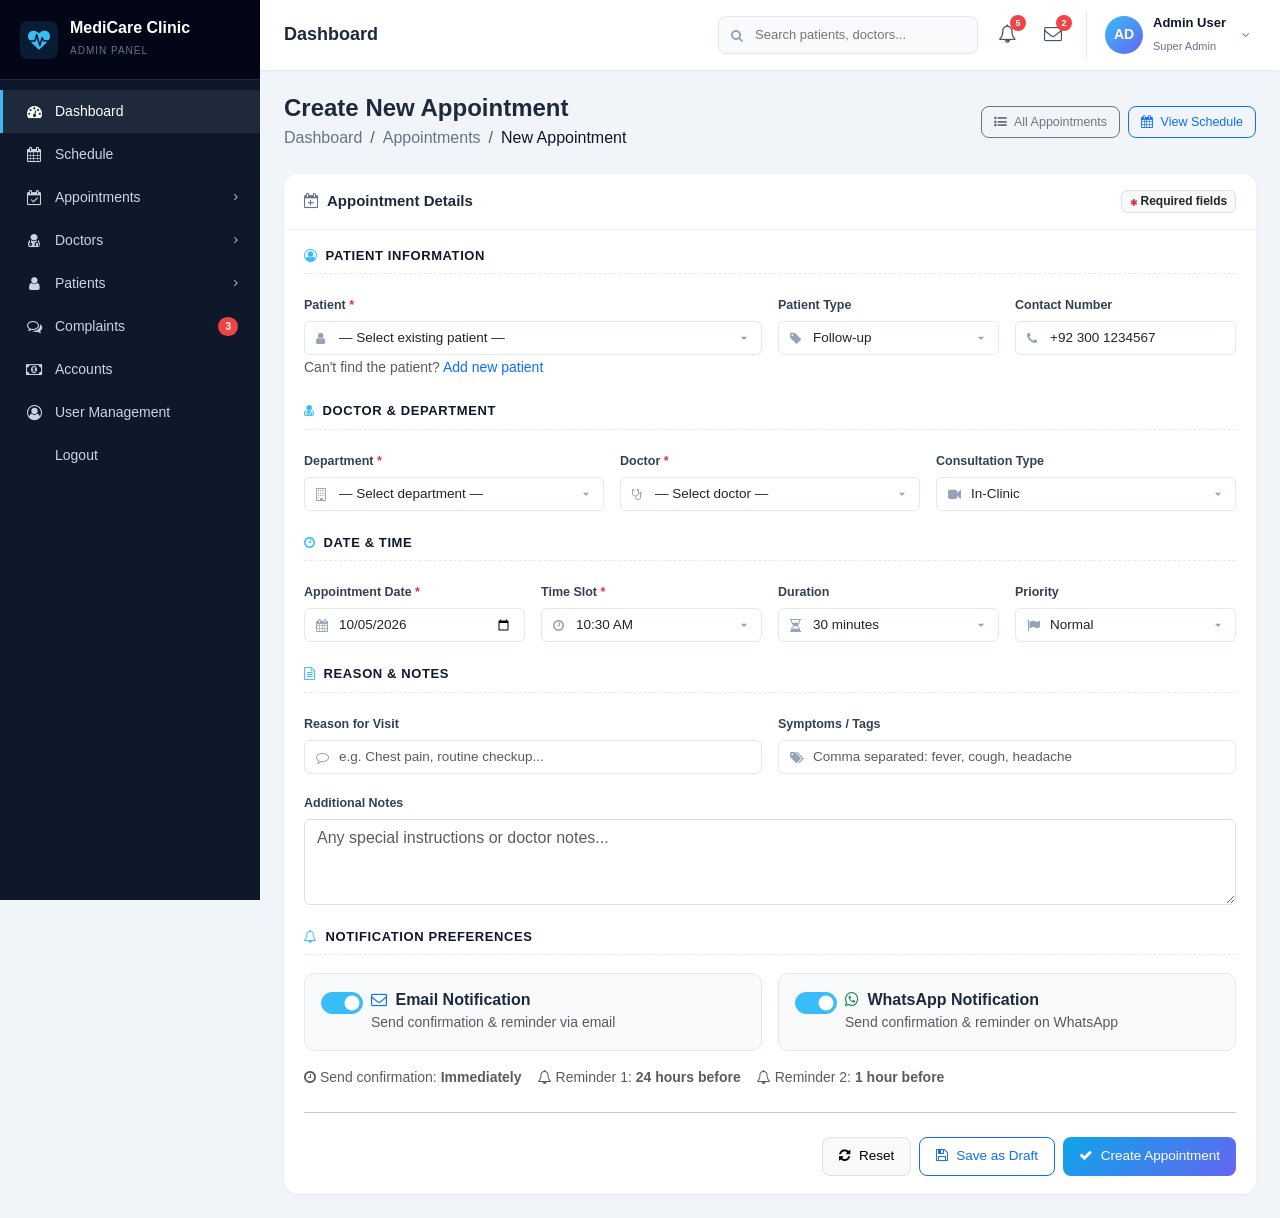
<file: frontend/appointments/create.html>
<!DOCTYPE html>
<html lang="en">

<head>
    <meta charset="UTF-8">
    <meta name="viewport" content="width=device-width, initial-scale=1.0">
    <title>Clinic Admin Dashboard</title>

    <!-- Bootstrap 5 -->
    <link href="https://cdn.jsdelivr.net/npm/bootstrap@5.3.3/dist/css/bootstrap.min.css" rel="stylesheet">
    <!-- Font Awesome 4 -->
    <link rel="stylesheet" href="https://cdnjs.cloudflare.com/ajax/libs/font-awesome/4.7.0/css/font-awesome.min.css">

    <style>
        :root {
            --sidebar-bg: #0f172a;
            --sidebar-hover: #1e293b;
            --sidebar-text: #cbd5e1;
            --accent: #38bdf8;
            --sidebar-w: 260px;
        }

        body {
            font-family: 'Segoe UI', Tahoma, Arial, sans-serif;
            background: #f1f5f9;
            color: #1e293b;
            overflow-x: hidden;
        }

        /* ---------- SIDEBAR ---------- */
        .sidebar {
            width: var(--sidebar-w);
            background: var(--sidebar-bg);
            color: var(--sidebar-text);
            position: fixed;
            top: 0;
            left: 0;
            bottom: 0;
            overflow-y: auto;
            transition: transform .3s ease;
            z-index: 1040;
            display: flex;
            flex-direction: column;
        }

        .sidebar::-webkit-scrollbar {
            width: 6px;
        }

        .sidebar::-webkit-scrollbar-thumb {
            background: #334155;
            border-radius: 4px;
        }

        .brand {
            padding: 18px 20px;
            display: flex;
            align-items: center;
            gap: 12px;
            background: #020617;
            border-bottom: 1px solid #1e293b;
            flex-shrink: 0;
        }

        .brand i {
            font-size: 22px;
            color: var(--accent);
            background: rgba(56, 189, 248, .12);
            padding: 8px;
            border-radius: 8px;
        }

        .brand-text h2 {
            font-size: 16px;
            color: #fff;
            margin: 0;
            font-weight: 600;
        }

        .brand-text span {
            font-size: 10px;
            color: #64748b;
            letter-spacing: 1px;
            text-transform: uppercase;
        }

        .nav-side {
            padding: 10px 0;
            flex: 1;
        }

        .nav-side .nav-title {
            font-size: 10px;
            text-transform: uppercase;
            letter-spacing: 1.2px;
            color: #475569;
            padding: 14px 22px 6px;
            font-weight: 600;
        }

        .nav-side .nav-link {
            display: flex;
            align-items: center;
            gap: 12px;
            padding: 11px 22px;
            color: var(--sidebar-text);
            font-size: 14px;
            text-decoration: none;
            border-left: 3px solid transparent;
            transition: all .2s;
            cursor: pointer;
        }

        .nav-side .nav-link:hover {
            background: var(--sidebar-hover);
            color: #fff;
        }

        .nav-side .nav-link.active {
            background: var(--sidebar-hover);
            color: #fff;
            border-left-color: var(--accent);
        }

        .nav-side .nav-link .fa:first-child {
            width: 18px;
            text-align: center;
            font-size: 15px;
        }

        .nav-side .nav-link .arrow {
            margin-left: auto;
            font-size: 11px;
            transition: transform .2s;
        }

        .nav-side .nav-link[aria-expanded="true"] .arrow {
            transform: rotate(90deg);
        }

        /* Submenu */
        .submenu {
            background: #020617;
        }

        .submenu .nav-link {
            padding: 9px 22px 9px 52px;
            font-size: 13px;
            border-left: none;
        }

        .submenu .nav-link .fa {
            font-size: 11px;
            color: #64748b;
        }

        .badge-pill-sm {
            margin-left: auto;
            background: #ef4444;
            color: #fff;
            font-size: 10px;
            padding: 2px 7px;
            border-radius: 10px;
            font-weight: 600;
        }

        .sidebar-footer {
            border-top: 1px solid #1e293b;
            background: #020617;
            flex-shrink: 0;
        }

        .sidebar-footer .nav-link {
            color: #f87171;
        }

        .sidebar-footer .nav-link:hover {
            background: #450a0a;
            color: #fecaca;
        }

        /* ---------- MAIN ---------- */
        .main-wrap {
            margin-left: var(--sidebar-w);
            min-height: 100vh;
            display: flex;
            flex-direction: column;
            transition: margin-left .3s ease;
        }

        /* Topbar */
        .topbar {
            background: #fff;
            padding: 12px 24px;
            display: flex;
            align-items: center;
            gap: 16px;
            box-shadow: 0 1px 3px rgba(0, 0, 0, .06);
            position: sticky;
            top: 0;
            z-index: 1030;
        }

        .toggle-btn {
            background: none;
            border: none;
            font-size: 20px;
            color: #334155;
            cursor: pointer;
            display: none;
            padding: 4px 8px;
        }

        .page-title {
            font-size: 18px;
            font-weight: 600;
            margin: 0;
        }

        .search-wrap {
            margin-left: auto;
            position: relative;
        }

        .search-wrap input {
            padding: 8px 12px 8px 36px;
            border: 1px solid #e2e8f0;
            border-radius: 8px;
            font-size: 13px;
            width: 260px;
            outline: none;
            background: #f8fafc;
            transition: all .2s;
        }

        .search-wrap input:focus {
            border-color: var(--accent);
            background: #fff;
        }

        .search-wrap .fa-search {
            position: absolute;
            left: 13px;
            top: 50%;
            transform: translateY(-50%);
            color: #94a3b8;
            font-size: 13px;
        }

        .top-icons {
            display: flex;
            align-items: center;
            gap: 20px;
        }

        .top-icons .icon-btn {
            position: relative;
            color: #475569;
            font-size: 18px;
            cursor: pointer;
            background: none;
            border: none;
            padding: 4px;
            transition: color .2s;
        }

        .top-icons .icon-btn:hover {
            color: #0f172a;
        }

        .top-icons .dot {
            position: absolute;
            top: -2px;
            right: -6px;
            background: #ef4444;
            color: #fff;
            font-size: 9px;
            min-width: 16px;
            height: 16px;
            padding: 0 4px;
            border-radius: 10px;
            display: flex;
            align-items: center;
            justify-content: center;
            font-weight: 600;
        }

        .user-chip {
            display: flex;
            align-items: center;
            gap: 10px;
            padding-left: 18px;
            border-left: 1px solid #e2e8f0;
            cursor: pointer;
            background: none;
            border-top: none;
            border-right: none;
            border-bottom: none;
        }

        .user-chip .avatar {
            width: 38px;
            height: 38px;
            border-radius: 50%;
            background: linear-gradient(135deg, #38bdf8, #6366f1);
            color: #fff;
            display: flex;
            align-items: center;
            justify-content: center;
            font-weight: 600;
            font-size: 14px;
        }

        .user-chip .info {
            text-align: left;
        }

        .user-chip .info strong {
            display: block;
            font-size: 13px;
            color: #0f172a;
        }

        .user-chip .info span {
            font-size: 11px;
            color: #64748b;
        }

        /* Content */
        .content {
            padding: 24px;
            flex: 1;
        }

        /* Welcome banner */
        .welcome {
            background: linear-gradient(135deg, #0ea5e9 0%, #6366f1 100%);
            color: #fff;
            padding: 26px 28px;
            border-radius: 14px;
            margin-bottom: 24px;
            display: flex;
            justify-content: space-between;
            align-items: center;
            overflow: hidden;
            position: relative;
        }

        .welcome h1 {
            font-size: 22px;
            font-weight: 700;
            margin: 0 0 6px;
        }

        .welcome p {
            margin: 0;
            opacity: .92;
            font-size: 13px;
        }

        .welcome .fa-calendar-check-o {
            font-size: 70px;
            opacity: .22;
        }

        /* Stat cards */
        .stat-card {
            background: #fff;
            border-radius: 14px;
            padding: 20px;
            display: flex;
            align-items: center;
            gap: 16px;
            box-shadow: 0 1px 3px rgba(0, 0, 0, .05);
            transition: transform .2s, box-shadow .2s;
            height: 100%;
        }

        .stat-card:hover {
            transform: translateY(-4px);
            box-shadow: 0 10px 24px rgba(0, 0, 0, .08);
        }

        .stat-icon {
            width: 54px;
            height: 54px;
            border-radius: 12px;
            display: flex;
            align-items: center;
            justify-content: center;
            font-size: 22px;
            color: #fff;
            flex-shrink: 0;
        }

        .bg-grad-blue {
            background: linear-gradient(135deg, #3b82f6, #1d4ed8);
        }

        .bg-grad-green {
            background: linear-gradient(135deg, #10b981, #047857);
        }

        .bg-grad-orange {
            background: linear-gradient(135deg, #f59e0b, #b45309);
        }

        .bg-grad-purple {
            background: linear-gradient(135deg, #8b5cf6, #6d28d9);
        }

        .bg-grad-red {
            background: linear-gradient(135deg, #ef4444, #b91c1c);
        }

        .bg-grad-teal {
            background: linear-gradient(135deg, #14b8a6, #0f766e);
        }

        .stat-info h3 {
            font-size: 22px;
            font-weight: 700;
            margin: 0;
        }

        .stat-info p {
            font-size: 12px;
            color: #64748b;
            margin: 2px 0 0;
        }

        /* Panels */
        .panel {
            background: #fff;
            border-radius: 14px;
            box-shadow: 0 1px 3px rgba(0, 0, 0, .05);
            overflow: hidden;
            height: 100%;
        }

        .panel-head {
            padding: 16px 20px;
            border-bottom: 1px solid #f1f5f9;
            display: flex;
            align-items: center;
            justify-content: space-between;
        }

        .panel-head h6 {
            margin: 0;
            font-weight: 600;
            font-size: 15px;
        }

        .panel-head .fa {
            color: #64748b;
        }

        .panel-body {
            padding: 18px 20px;
        }

        /* Table */
        .table thead th {
            font-size: 11px;
            text-transform: uppercase;
            letter-spacing: .6px;
            color: #64748b;
            font-weight: 600;
            border-bottom: 1px solid #e2e8f0;
            padding: 12px 16px;
        }

        .table tbody td {
            padding: 14px 16px;
            font-size: 13px;
            vertical-align: middle;
        }

        .table tbody tr:hover {
            background: #f8fafc;
        }

        .status-badge {
            font-size: 11px;
            padding: 4px 10px;
            border-radius: 20px;
            font-weight: 600;
        }

        .st-confirmed {
            background: #dbeafe;
            color: #1d4ed8;
        }

        .st-pending {
            background: #fef3c7;
            color: #b45309;
        }

        .st-completed {
            background: #d1fae5;
            color: #047857;
        }

        .st-cancelled {
            background: #fee2e2;
            color: #b91c1c;
        }

        /* Overlay for mobile */
        .sidebar-overlay {
            position: fixed;
            inset: 0;
            background: rgba(0, 0, 0, .5);
            z-index: 1035;
            opacity: 0;
            visibility: hidden;
            transition: opacity .3s;
        }

        .sidebar-overlay.show {
            opacity: 1;
            visibility: visible;
        }

        /* ---------- RESPONSIVE ---------- */
        @media (max-width: 991.98px) {
            .sidebar {
                transform: translateX(-100%);
            }

            .sidebar.show {
                transform: translateX(0);
            }

            .main-wrap {
                margin-left: 0;
            }

            .toggle-btn {
                display: inline-block;
            }

            .search-wrap input {
                width: 180px;
            }

            .user-chip .info {
                display: none;
            }
        }

        @media (max-width: 575.98px) {
            .search-wrap {
                display: none;
            }

            .content {
                padding: 16px;
            }

            .welcome {
                padding: 20px;
            }

            .welcome .fa-calendar-check-o {
                display: none;
            }
        }

        /* ---------- FORM PAGE ---------- */
        .section-title {
            font-size: 13px;
            font-weight: 600;
            text-transform: uppercase;
            letter-spacing: .6px;
            color: #0f172a;
            padding-bottom: 10px;
            margin-bottom: 18px;
            border-bottom: 1px dashed #e2e8f0;
        }

        .section-title .fa {
            color: #38bdf8;
        }

        /* Input with leading icon */
        .input-icon-wrap {
            position: relative;
        }

        .input-icon-wrap .input-icon {
            position: absolute;
            left: 12px;
            top: 50%;
            transform: translateY(-50%);
            color: #94a3b8;
            font-size: 13px;
            pointer-events: none;
            z-index: 3;
        }

        .input-icon-wrap .form-control,
        .input-icon-wrap .form-select {
            padding-left: 34px;
            font-size: 13.5px;
            border-color: #e2e8f0;
            transition: all .2s;
        }

        .input-icon-wrap textarea.form-control {
            padding-left: 14px;
        }

        .input-icon-wrap .form-control:focus,
        .input-icon-wrap .form-select:focus {
            border-color: #38bdf8;
            box-shadow: 0 0 0 3px rgba(56, 189, 248, .15);
        }

        .input-icon-wrap .form-select {
            background-position: right 12px center;
            appearance: none;
            -webkit-appearance: none;
            background-image: url("data:image/svg+xml,%3Csvg xmlns='http://www.w3.org/2000/svg' width='12' height='12' viewBox='0 0 16 16'%3E%3Cpath fill='%2394a3b8' d='M8 11L3 6h10z'/%3E%3C/svg%3E");
            background-repeat: no-repeat;
            background-size: 10px;
        }

        /* Form labels */
        .form-label {
            font-size: 12.5px;
            font-weight: 600;
            color: #334155;
            margin-bottom: 6px;
        }

        /* Notification toggle box */
        .notify-box {
            background: #f8fafc;
            border: 1px solid #e2e8f0;
            border-radius: 10px;
            padding: 14px 16px;
            transition: all .2s;
        }

        .notify-box:hover {
            border-color: #38bdf8;
            background: #f0f9ff;
        }

        .notify-box .form-check-label {
            cursor: pointer;
        }

        .form-switch .form-check-input {
            width: 42px;
            height: 22px;
            cursor: pointer;
        }

        .form-switch .form-check-input:checked {
            background-color: #38bdf8;
            border-color: #38bdf8;
        }

        /* Buttons */
        .btn-primary {
            background: linear-gradient(135deg, #0ea5e9, #6366f1);
            border: none;
        }

        .btn-primary:hover {
            background: linear-gradient(135deg, #0284c7, #4f46e5);
        }

        .btn {
            border-radius: 8px;
            font-size: 13.5px;
            padding: 8px 16px;
        }

        .btn-sm {
            font-size: 12.5px;
            padding: 6px 12px;
        }

        /* Breadcrumb */
        .breadcrumb-item a {
            color: #64748b;
        }

        .breadcrumb-item.active {
            color: #0f172a;
            font-weight: 500;
        }

        /* Panel already defined in parent stylesheet */
    </style>
</head>

<body>

    <!-- ============ SIDEBAR ============ -->
    <!-- ============ SIDEBAR ============ -->
    <aside class="sidebar" id="sidebar">

        <!-- Brand -->
        <div class="brand">
            <i class="fa fa-heartbeat" aria-hidden="true"></i>
            <div class="brand-text">
                <h2>MediCare Clinic</h2>
                <span>Admin Panel</span>
            </div>
        </div>

        <!-- Navigation -->
        <nav class="nav-side">

            <!-- Dashboard -->
            <a href="../dashboard.html" class="nav-link active">
                <i class="fa fa-dashboard" aria-hidden="true"></i>
                <span>Dashboard</span>
            </a>

            <!-- Schedule -->
            <a href="../schedule.html" class="nav-link">
                <i class="fa fa-calendar" aria-hidden="true"></i>
                <span>Schedule</span>
            </a>

            <!-- Appointments (submenu) -->
            <a class="nav-link" data-bs-toggle="collapse" href="#menuAppointment" role="button" aria-expanded="false">
                <i class="fa fa-calendar-check-o" aria-hidden="true"></i>
                <span>Appointments</span>
                <i class="fa fa-angle-right arrow" aria-hidden="true"></i>
            </a>
            <div class="collapse submenu" id="menuAppointment">
                <a href="create.html" class="nav-link">
                    <i class="fa fa-plus-circle" aria-hidden="true"></i> New Appointment
                </a>
                <a href="appointments.html" class="nav-link">
                    <i class="fa fa-list-ul" aria-hidden="true"></i> All Appointments
                </a>
            </div>

            <!-- Doctors (submenu) -->
            <a class="nav-link" data-bs-toggle="collapse" href="#menuDoctors" role="button" aria-expanded="false">
                <i class="fa fa-user-md" aria-hidden="true"></i>
                <span>Doctors</span>
                <i class="fa fa-angle-right arrow" aria-hidden="true"></i>
            </a>
            <div class="collapse submenu" id="menuDoctors">
                <a href="../doctors/create.html" class="nav-link">
                    <i class="fa fa-user-plus" aria-hidden="true"></i> Create Doctor
                </a>
                <a href="../doctors/doctors.html" class="nav-link">
                    <i class="fa fa-users" aria-hidden="true"></i> All Doctors
                </a>
                <a href="../doctors/specislists.html" class="nav-link">
                    <i class="fa fa-stethoscope" aria-hidden="true"></i> Specialists
                </a>
            </div>

            <!-- Patients (submenu) -->
            <a class="nav-link" data-bs-toggle="collapse" href="#menuPatients" role="button" aria-expanded="false">
                <i class="fa fa-user" aria-hidden="true"></i>
                <span>Patients</span>
                <i class="fa fa-angle-right arrow" aria-hidden="true"></i>
            </a>
            <div class="collapse submenu" id="menuPatients">
                <a href="../patients/create.html" class="nav-link">
                    <i class="fa fa-user-plus" aria-hidden="true"></i> New Patient
                </a>
                <a href="../patients/patients.html" class="nav-link">
                    <i class="fa fa-users" aria-hidden="true"></i> All Patients
                </a>
            </div>

            <!-- Complaints -->
            <a href="../complaints.html" class="nav-link">
                <i class="fa fa-comments-o" aria-hidden="true"></i>
                <span>Complaints</span>
                <span class="badge-pill-sm">3</span>
            </a>

            <!-- Accounts -->
            <a href="../accounts.html" class="nav-link">
                <i class="fa fa-money" aria-hidden="true"></i>
                <span>Accounts</span>
            </a>

            <!-- User Management -->
            <a href="../users.html" class="nav-link">
                <i class="fa fa-user-circle-o" aria-hidden="true"></i>
                <span>User Management</span>
            </a>
            <!-- User Management -->
            <a href="#" class="nav-link">
                <i class="fa fa-sig" aria-hidden="true"></i>
                <span>Logout</span>
            </a>

        </nav>
    </aside>

    <!-- Overlay (mobile) -->
    <div class="sidebar-overlay" id="overlay"></div>

    <!-- ============ MAIN ============ -->
    <div class="main-wrap" id="mainWrap">

        <!-- Topbar -->
        <header class="topbar">
            <button class="toggle-btn" id="toggleBtn" aria-label="Toggle sidebar">
                <i class="fa fa-bars" aria-hidden="true"></i>
            </button>
            <h1 class="page-title">Dashboard</h1>

            <div class="search-wrap">
                <i class="fa fa-search" aria-hidden="true"></i>
                <input type="text" placeholder="Search patients, doctors...">
            </div>

            <div class="top-icons">
                <button class="icon-btn" title="Notifications">
                    <i class="fa fa-bell-o" aria-hidden="true"></i>
                    <span class="dot">5</span>
                </button>
                <button class="icon-btn" title="Messages">
                    <i class="fa fa-envelope-o" aria-hidden="true"></i>
                    <span class="dot">2</span>
                </button>
                <div class="dropdown">
                    <button class="user-chip" data-bs-toggle="dropdown" aria-expanded="false">
                        <div class="avatar">AD</div>
                        <div class="info">
                            <strong>Admin User</strong>
                            <span>Super Admin</span>
                        </div>
                        <i class="fa fa-angle-down" style="font-size:12px;color:#64748b;margin-left:6px;"></i>
                    </button>
                    <ul class="dropdown-menu dropdown-menu-end shadow-sm">
                        <li><a class="dropdown-item" href="#"><i class="fa fa-user-o me-2"></i>My Profile</a></li>
                        <li><a class="dropdown-item" href="#"><i class="fa fa-cog me-2"></i>Settings</a></li>
                        <li>
                            <hr class="dropdown-divider">
                        </li>
                        <li><a class="dropdown-item text-danger" href="#"><i class="fa fa-sign-out me-2"></i>Logout</a>
                        </li>
                    </ul>
                </div>
            </div>
        </header>

        <!-- ================= MAIN CONTENT: NEW APPOINTMENT ================= -->
        <main class="content">

            <!-- Page Header -->
            <div class="d-flex flex-wrap justify-content-between align-items-center mb-4 gap-2">
                <div>
                    <h4 class="mb-1 fw-bold">Create New Appointment</h4>
                    <nav aria-label="breadcrumb">
                        <ol class="breadcrumb mb-0 small">
                            <li class="breadcrumb-item"><a href="#" class="text-decoration-none">Dashboard</a></li>
                            <li class="breadcrumb-item"><a href="#" class="text-decoration-none">Appointments</a></li>
                            <li class="breadcrumb-item active" aria-current="page">New Appointment</li>
                        </ol>
                    </nav>
                </div>
                <div class="d-flex gap-2">
                    <a href="#" class="btn btn-outline-secondary btn-sm">
                        <i class="fa fa-list-ul me-1" aria-hidden="true"></i> All Appointments
                    </a>
                    <a href="#" class="btn btn-outline-primary btn-sm">
                        <i class="fa fa-calendar me-1" aria-hidden="true"></i> View Schedule
                    </a>
                </div>
            </div>

            <!-- Form Card -->
            <div class="panel">
                <div class="panel-head">
                    <h6><i class="fa fa-calendar-plus-o me-2" aria-hidden="true"></i>Appointment Details</h6>
                    <span class="badge bg-light text-dark border">
                        <i class="fa fa-asterisk text-danger" style="font-size:8px;" aria-hidden="true"></i> Required
                        fields
                    </span>
                </div>

                <div class="panel-body">
                    <form id="appointmentForm" novalidate>

                        <!-- ============ SECTION: PATIENT ============ -->
                        <h6 class="section-title">
                            <i class="fa fa-user-circle-o me-2" aria-hidden="true"></i>Patient Information
                        </h6>
                        <div class="row g-3 mb-4">

                            <div class="col-md-6">
                                <label class="form-label">Patient <span class="text-danger">*</span></label>
                                <div class="input-icon-wrap">
                                    <i class="fa fa-user input-icon" aria-hidden="true"></i>
                                    <select class="form-select" required>
                                        <option value="">— Select existing patient —</option>
                                        <option>John Smith (MRN-1001)</option>
                                        <option>Maria Ahmed (MRN-1002)</option>
                                        <option>Ravi Kumar (MRN-1003)</option>
                                        <option>Lisa Park (MRN-1004)</option>
                                    </select>
                                </div>
                                <small class="text-muted">
                                    Can't find the patient? <a href="#" class="text-decoration-none">Add new patient</a>
                                </small>
                            </div>

                            <div class="col-md-3">
                                <label class="form-label">Patient Type</label>
                                <div class="input-icon-wrap">
                                    <i class="fa fa-tag input-icon" aria-hidden="true"></i>
                                    <select class="form-select">
                                        <option>New</option>
                                        <option selected>Follow-up</option>
                                        <option>Emergency</option>
                                    </select>
                                </div>
                            </div>

                            <div class="col-md-3">
                                <label class="form-label">Contact Number</label>
                                <div class="input-icon-wrap">
                                    <i class="fa fa-phone input-icon" aria-hidden="true"></i>
                                    <input type="tel" class="form-control" placeholder="+92 300 0000000" readonly
                                        value="+92 300 1234567">
                                </div>
                            </div>

                        </div>

                        <!-- ============ SECTION: DOCTOR & DEPARTMENT ============ -->
                        <h6 class="section-title">
                            <i class="fa fa-user-md me-2" aria-hidden="true"></i>Doctor & Department
                        </h6>
                        <div class="row g-3 mb-4">

                            <div class="col-md-4">
                                <label class="form-label">Department <span class="text-danger">*</span></label>
                                <div class="input-icon-wrap">
                                    <i class="fa fa-building-o input-icon" aria-hidden="true"></i>
                                    <select class="form-select" id="departmentSelect" required>
                                        <option value="">— Select department —</option>
                                        <option>Cardiology</option>
                                        <option>Dermatology</option>
                                        <option>General Medicine</option>
                                        <option>Orthopedics</option>
                                        <option>Pediatrics</option>
                                    </select>
                                </div>
                            </div>

                            <div class="col-md-4">
                                <label class="form-label">Doctor <span class="text-danger">*</span></label>
                                <div class="input-icon-wrap">
                                    <i class="fa fa-stethoscope input-icon" aria-hidden="true"></i>
                                    <select class="form-select" required>
                                        <option value="">— Select doctor —</option>
                                        <option>Dr. Sarah Lee — Cardiologist</option>
                                        <option>Dr. James Wong — Dermatologist</option>
                                        <option>Dr. Aisha Khan — General Physician</option>
                                        <option>Dr. Michael Chen — Orthopedic</option>
                                    </select>
                                </div>
                            </div>

                            <div class="col-md-4">
                                <label class="form-label">Consultation Type</label>
                                <div class="input-icon-wrap">
                                    <i class="fa fa-video-camera input-icon" aria-hidden="true"></i>
                                    <select class="form-select">
                                        <option selected>In-Clinic</option>
                                        <option>Online / Video Call</option>
                                        <option>Home Visit</option>
                                    </select>
                                </div>
                            </div>

                        </div>

                        <!-- ============ SECTION: DATE & TIME ============ -->
                        <h6 class="section-title">
                            <i class="fa fa-clock-o me-2" aria-hidden="true"></i>Date & Time
                        </h6>
                        <div class="row g-3 mb-4">

                            <div class="col-md-3">
                                <label class="form-label">Appointment Date <span class="text-danger">*</span></label>
                                <div class="input-icon-wrap">
                                    <i class="fa fa-calendar input-icon" aria-hidden="true"></i>
                                    <input type="date" class="form-control" required value="2026-10-05">
                                </div>
                            </div>

                            <div class="col-md-3">
                                <label class="form-label">Time Slot <span class="text-danger">*</span></label>
                                <div class="input-icon-wrap">
                                    <i class="fa fa-clock-o input-icon" aria-hidden="true"></i>
                                    <select class="form-select" required>
                                        <option value="">— Select slot —</option>
                                        <option>09:00 AM</option>
                                        <option>09:30 AM</option>
                                        <option selected>10:30 AM</option>
                                        <option>11:00 AM</option>
                                        <option>11:30 AM</option>
                                    </select>
                                </div>
                            </div>

                            <div class="col-md-3">
                                <label class="form-label">Duration</label>
                                <div class="input-icon-wrap">
                                    <i class="fa fa-hourglass-half input-icon" aria-hidden="true"></i>
                                    <select class="form-select">
                                        <option>15 minutes</option>
                                        <option selected>30 minutes</option>
                                        <option>45 minutes</option>
                                        <option>60 minutes</option>
                                    </select>
                                </div>
                            </div>

                            <div class="col-md-3">
                                <label class="form-label">Priority</label>
                                <div class="input-icon-wrap">
                                    <i class="fa fa-flag input-icon" aria-hidden="true"></i>
                                    <select class="form-select">
                                        <option selected>Normal</option>
                                        <option>Urgent</option>
                                        <option>Emergency</option>
                                    </select>
                                </div>
                            </div>

                        </div>

                        <!-- ============ SECTION: REASON / NOTES ============ -->
                        <h6 class="section-title">
                            <i class="fa fa-file-text-o me-2" aria-hidden="true"></i>Reason & Notes
                        </h6>
                        <div class="row g-3 mb-4">

                            <div class="col-md-6">
                                <label class="form-label">Reason for Visit</label>
                                <div class="input-icon-wrap">
                                    <i class="fa fa-comment-o input-icon" aria-hidden="true"></i>
                                    <input type="text" class="form-control"
                                        placeholder="e.g. Chest pain, routine checkup...">
                                </div>
                            </div>

                            <div class="col-md-6">
                                <label class="form-label">Symptoms / Tags</label>
                                <div class="input-icon-wrap">
                                    <i class="fa fa-tags input-icon" aria-hidden="true"></i>
                                    <input type="text" class="form-control"
                                        placeholder="Comma separated: fever, cough, headache">
                                </div>
                            </div>

                            <div class="col-12">
                                <label class="form-label">Additional Notes</label>
                                <textarea class="form-control" rows="3"
                                    placeholder="Any special instructions or doctor notes..."></textarea>
                            </div>

                        </div>

                        <!-- ============ SECTION: NOTIFICATIONS ============ -->
                        <h6 class="section-title">
                            <i class="fa fa-bell-o me-2" aria-hidden="true"></i>Notification Preferences
                        </h6>
                        <div class="row g-3 mb-4">

                            <div class="col-md-6">
                                <div class="notify-box">
                                    <div class="form-check form-switch">
                                        <input class="form-check-input" type="checkbox" id="notifyEmail" checked>
                                        <label class="form-check-label ms-2" for="notifyEmail">
                                            <i class="fa fa-envelope-o text-primary me-1" aria-hidden="true"></i>
                                            <strong>Email Notification</strong>
                                            <div class="small text-muted">Send confirmation &amp; reminder via email
                                            </div>
                                        </label>
                                    </div>
                                </div>
                            </div>

                            <div class="col-md-6">
                                <div class="notify-box">
                                    <div class="form-check form-switch">
                                        <input class="form-check-input" type="checkbox" id="notifyWhatsapp" checked>
                                        <label class="form-check-label ms-2" for="notifyWhatsapp">
                                            <i class="fa fa-whatsapp text-success me-1" aria-hidden="true"></i>
                                            <strong>WhatsApp Notification</strong>
                                            <div class="small text-muted">Send confirmation &amp; reminder on WhatsApp
                                            </div>
                                        </label>
                                    </div>
                                </div>
                            </div>

                            <div class="col-12">
                                <div class="d-flex flex-wrap gap-3 small text-muted">
                                    <div><i class="fa fa-clock-o me-1" aria-hidden="true"></i>Send confirmation:
                                        <strong>Immediately</strong>
                                    </div>
                                    <div><i class="fa fa-bell-o me-1" aria-hidden="true"></i>Reminder 1: <strong>24
                                            hours before</strong></div>
                                    <div><i class="fa fa-bell-o me-1" aria-hidden="true"></i>Reminder 2: <strong>1 hour
                                            before</strong></div>
                                </div>
                            </div>

                        </div>

                        <!-- ============ ACTION BUTTONS ============ -->
                        <hr class="my-4">
                        <div class="d-flex flex-wrap justify-content-end gap-2">
                            <button type="reset" class="btn btn-light border">
                                <i class="fa fa-refresh me-1" aria-hidden="true"></i> Reset
                            </button>
                            <button type="button" class="btn btn-outline-primary">
                                <i class="fa fa-save me-1" aria-hidden="true"></i> Save as Draft
                            </button>
                            <button type="submit" class="btn btn-primary">
                                <i class="fa fa-check me-1" aria-hidden="true"></i> Create Appointment
                            </button>
                        </div>

                    </form>
                </div>
            </div>

        </main>
    </div>

    <!-- Bootstrap 5 JS -->
    <script src="https://cdn.jsdelivr.net/npm/bootstrap@5.3.3/dist/js/bootstrap.bundle.min.js"></script>

    <script>
        // Sidebar toggle
        const sidebar = document.getElementById('sidebar');
        const overlay = document.getElementById('overlay');
        const toggleBtn = document.getElementById('toggleBtn');

        toggleBtn.addEventListener('click', () => {
            sidebar.classList.toggle('show');
            overlay.classList.toggle('show');
        });
        overlay.addEventListener('click', () => {
            sidebar.classList.remove('show');
            overlay.classList.remove('show');
        });

        // Active link switching
        document.querySelectorAll('.nav-side .nav-link').forEach(link => {
            link.addEventListener('click', function (e) {
                // Don't switch active state for submenu toggles
                if (this.hasAttribute('data-bs-toggle')) return;
                document.querySelectorAll('.nav-side .nav-link').forEach(l => l.classList.remove('active'));
                this.classList.add('active');
            });
        });
    </script>

</body>

</html>
</file>
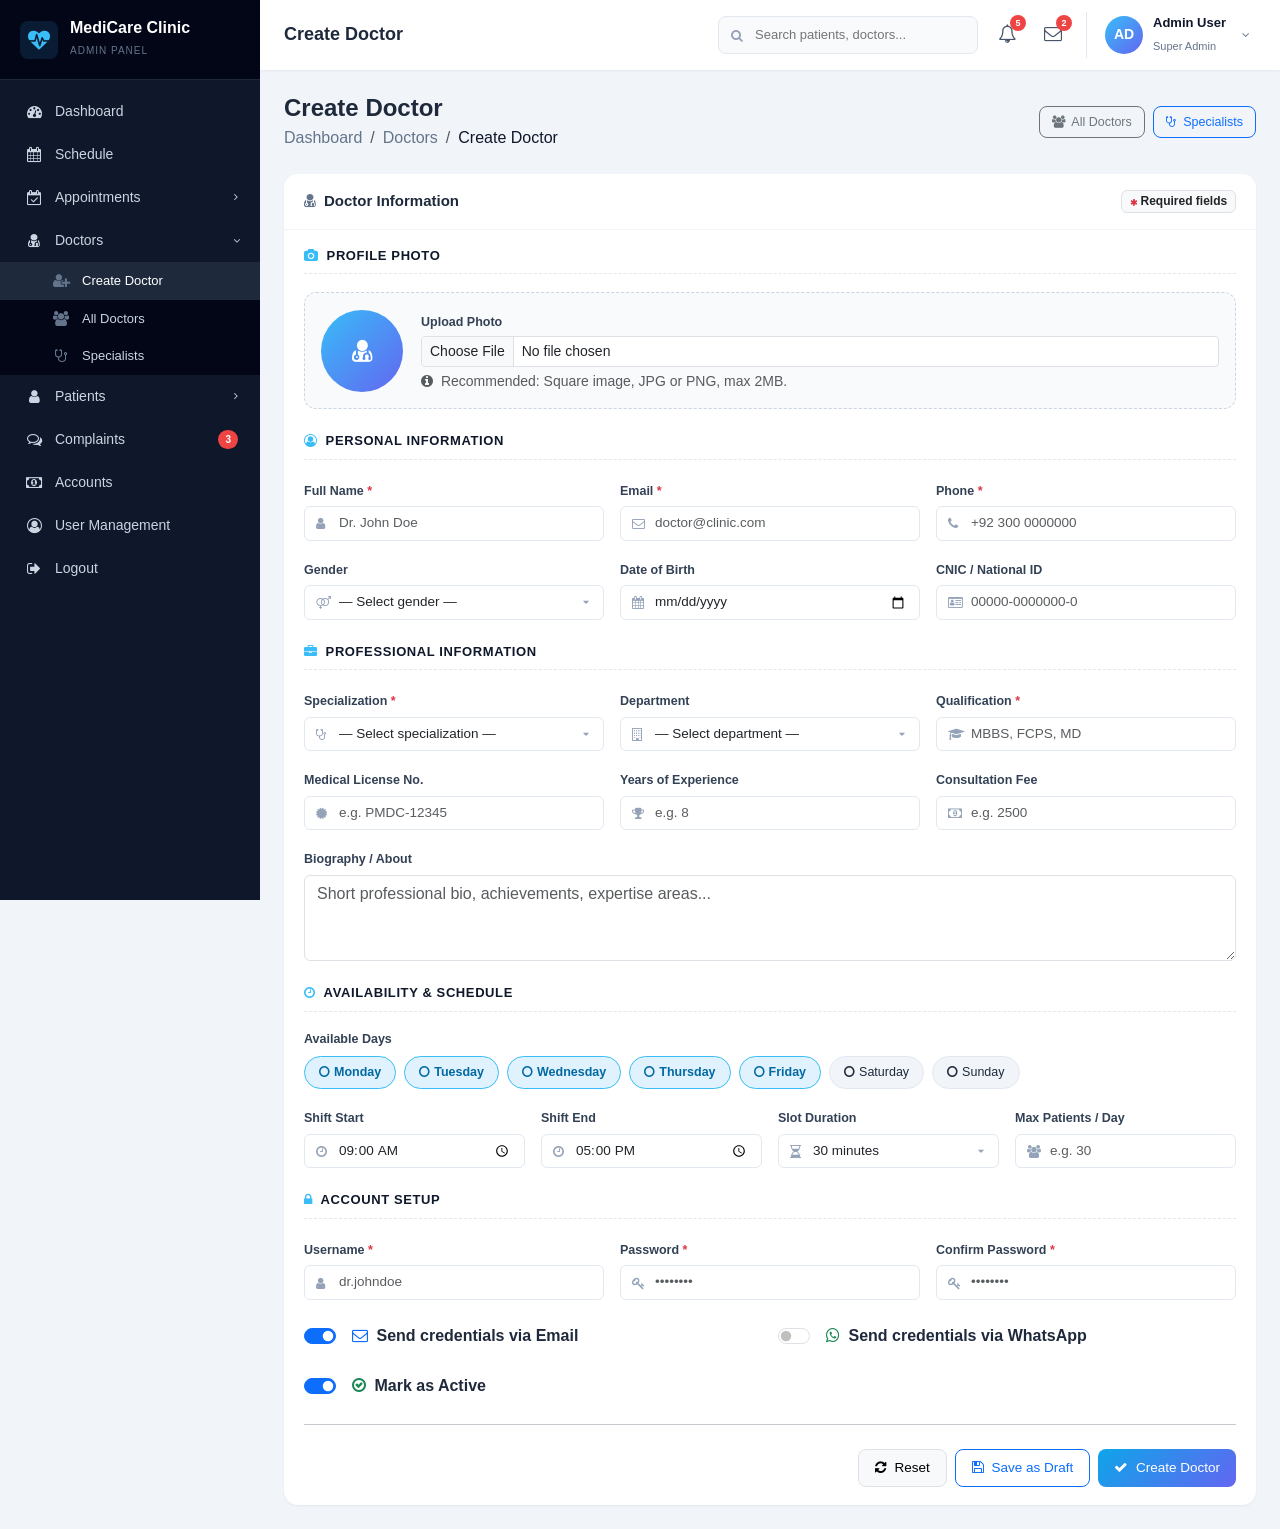
<file: frontend/doctors/create.html>
<!DOCTYPE html>
<html lang="en">

<head>
    <meta charset="UTF-8">
    <meta name="viewport" content="width=device-width, initial-scale=1.0">
    <title>Create Doctor - Clinic Admin</title>

    <!-- Bootstrap 5 -->
    <link href="https://cdn.jsdelivr.net/npm/bootstrap@5.3.3/dist/css/bootstrap.min.css" rel="stylesheet">
    <!-- Font Awesome 4 -->
    <link rel="stylesheet" href="https://cdnjs.cloudflare.com/ajax/libs/font-awesome/4.7.0/css/font-awesome.min.css">

    <style>
        :root {
            --sidebar-bg: #0f172a;
            --sidebar-hover: #1e293b;
            --sidebar-text: #cbd5e1;
            --accent: #38bdf8;
            --sidebar-w: 260px;
        }

        body {
            font-family: 'Segoe UI', Tahoma, Arial, sans-serif;
            background: #f1f5f9;
            color: #1e293b;
            overflow-x: hidden;
        }

        /* ---------- SIDEBAR ---------- */
        .sidebar {
            width: var(--sidebar-w);
            background: var(--sidebar-bg);
            color: var(--sidebar-text);
            position: fixed;
            top: 0;
            left: 0;
            bottom: 0;
            overflow-y: auto;
            transition: transform .3s ease;
            z-index: 1040;
            display: flex;
            flex-direction: column;
        }

        .sidebar::-webkit-scrollbar {
            width: 6px;
        }

        .sidebar::-webkit-scrollbar-thumb {
            background: #334155;
            border-radius: 4px;
        }

        .brand {
            padding: 18px 20px;
            display: flex;
            align-items: center;
            gap: 12px;
            background: #020617;
            border-bottom: 1px solid #1e293b;
            flex-shrink: 0;
        }

        .brand i {
            font-size: 22px;
            color: var(--accent);
            background: rgba(56, 189, 248, .12);
            padding: 8px;
            border-radius: 8px;
        }

        .brand-text h2 {
            font-size: 16px;
            color: #fff;
            margin: 0;
            font-weight: 600;
        }

        .brand-text span {
            font-size: 10px;
            color: #64748b;
            letter-spacing: 1px;
            text-transform: uppercase;
        }

        .nav-side {
            padding: 10px 0;
            flex: 1;
        }

        .nav-side .nav-title {
            font-size: 10px;
            text-transform: uppercase;
            letter-spacing: 1.2px;
            color: #475569;
            padding: 14px 22px 6px;
            font-weight: 600;
        }

        .nav-side .nav-link {
            display: flex;
            align-items: center;
            gap: 12px;
            padding: 11px 22px;
            color: var(--sidebar-text);
            font-size: 14px;
            text-decoration: none;
            border-left: 3px solid transparent;
            transition: all .2s;
            cursor: pointer;
        }

        .nav-side .nav-link:hover {
            background: var(--sidebar-hover);
            color: #fff;
        }

        .nav-side .nav-link.active {
            background: var(--sidebar-hover);
            color: #fff;
            border-left-color: var(--accent);
        }

        .nav-side .nav-link .fa:first-child {
            width: 18px;
            text-align: center;
            font-size: 15px;
        }

        .nav-side .nav-link .arrow {
            margin-left: auto;
            font-size: 11px;
            transition: transform .2s;
        }

        .nav-side .nav-link[aria-expanded="true"] .arrow {
            transform: rotate(90deg);
        }

        .submenu {
            background: #020617;
        }

        .submenu .nav-link {
            padding: 9px 22px 9px 52px;
            font-size: 13px;
            border-left: none;
        }

        .submenu .nav-link .fa {
            font-size: 11px;
            color: #64748b;
        }

        .badge-pill-sm {
            margin-left: auto;
            background: #ef4444;
            color: #fff;
            font-size: 10px;
            padding: 2px 7px;
            border-radius: 10px;
            font-weight: 600;
        }

        .sidebar-footer {
            border-top: 1px solid #1e293b;
            background: #020617;
            flex-shrink: 0;
        }

        .sidebar-footer .nav-link {
            color: #f87171;
        }

        .sidebar-footer .nav-link:hover {
            background: #450a0a;
            color: #fecaca;
        }

        /* ---------- MAIN ---------- */
        .main-wrap {
            margin-left: var(--sidebar-w);
            min-height: 100vh;
            display: flex;
            flex-direction: column;
            transition: margin-left .3s ease;
        }

        .topbar {
            background: #fff;
            padding: 12px 24px;
            display: flex;
            align-items: center;
            gap: 16px;
            box-shadow: 0 1px 3px rgba(0, 0, 0, .06);
            position: sticky;
            top: 0;
            z-index: 1030;
        }

        .toggle-btn {
            background: none;
            border: none;
            font-size: 20px;
            color: #334155;
            cursor: pointer;
            display: none;
            padding: 4px 8px;
        }

        .page-title {
            font-size: 18px;
            font-weight: 600;
            margin: 0;
        }

        .search-wrap {
            margin-left: auto;
            position: relative;
        }

        .search-wrap input {
            padding: 8px 12px 8px 36px;
            border: 1px solid #e2e8f0;
            border-radius: 8px;
            font-size: 13px;
            width: 260px;
            outline: none;
            background: #f8fafc;
            transition: all .2s;
        }

        .search-wrap input:focus {
            border-color: var(--accent);
            background: #fff;
        }

        .search-wrap .fa-search {
            position: absolute;
            left: 13px;
            top: 50%;
            transform: translateY(-50%);
            color: #94a3b8;
            font-size: 13px;
        }

        .top-icons {
            display: flex;
            align-items: center;
            gap: 20px;
        }

        .top-icons .icon-btn {
            position: relative;
            color: #475569;
            font-size: 18px;
            cursor: pointer;
            background: none;
            border: none;
            padding: 4px;
            transition: color .2s;
        }

        .top-icons .icon-btn:hover {
            color: #0f172a;
        }

        .top-icons .dot {
            position: absolute;
            top: -2px;
            right: -6px;
            background: #ef4444;
            color: #fff;
            font-size: 9px;
            min-width: 16px;
            height: 16px;
            padding: 0 4px;
            border-radius: 10px;
            display: flex;
            align-items: center;
            justify-content: center;
            font-weight: 600;
        }

        .user-chip {
            display: flex;
            align-items: center;
            gap: 10px;
            padding-left: 18px;
            border-left: 1px solid #e2e8f0;
            cursor: pointer;
            background: none;
            border-top: none;
            border-right: none;
            border-bottom: none;
        }

        .user-chip .avatar {
            width: 38px;
            height: 38px;
            border-radius: 50%;
            background: linear-gradient(135deg, #38bdf8, #6366f1);
            color: #fff;
            display: flex;
            align-items: center;
            justify-content: center;
            font-weight: 600;
            font-size: 14px;
        }

        .user-chip .info {
            text-align: left;
        }

        .user-chip .info strong {
            display: block;
            font-size: 13px;
            color: #0f172a;
        }

        .user-chip .info span {
            font-size: 11px;
            color: #64748b;
        }

        /* Content */
        .content {
            padding: 24px;
            flex: 1;
        }

        /* Stat cards */
        .stat-card {
            background: #fff;
            border-radius: 14px;
            padding: 20px;
            display: flex;
            align-items: center;
            gap: 16px;
            box-shadow: 0 1px 3px rgba(0, 0, 0, .05);
            transition: transform .2s, box-shadow .2s;
            height: 100%;
        }

        .stat-card:hover {
            transform: translateY(-4px);
            box-shadow: 0 10px 24px rgba(0, 0, 0, .08);
        }

        .stat-icon {
            width: 54px;
            height: 54px;
            border-radius: 12px;
            display: flex;
            align-items: center;
            justify-content: center;
            font-size: 22px;
            color: #fff;
            flex-shrink: 0;
        }

        .bg-grad-blue {
            background: linear-gradient(135deg, #3b82f6, #1d4ed8);
        }

        .bg-grad-green {
            background: linear-gradient(135deg, #10b981, #047857);
        }

        .bg-grad-orange {
            background: linear-gradient(135deg, #f59e0b, #b45309);
        }

        .bg-grad-purple {
            background: linear-gradient(135deg, #8b5cf6, #6d28d9);
        }

        .bg-grad-red {
            background: linear-gradient(135deg, #ef4444, #b91c1c);
        }

        .bg-grad-teal {
            background: linear-gradient(135deg, #14b8a6, #0f766e);
        }

        .stat-info h3 {
            font-size: 22px;
            font-weight: 700;
            margin: 0;
        }

        .stat-info p {
            font-size: 12px;
            color: #64748b;
            margin: 2px 0 0;
        }

        /* Panels */
        .panel {
            background: #fff;
            border-radius: 14px;
            box-shadow: 0 1px 3px rgba(0, 0, 0, .05);
            overflow: hidden;
            height: 100%;
        }

        .panel-head {
            padding: 16px 20px;
            border-bottom: 1px solid #f1f5f9;
            display: flex;
            align-items: center;
            justify-content: space-between;
        }

        .panel-head h6 {
            margin: 0;
            font-weight: 600;
            font-size: 15px;
        }

        .panel-head .fa {
            color: #64748b;
        }

        .panel-body {
            padding: 18px 20px;
        }

        /* Overlay for mobile */
        .sidebar-overlay {
            position: fixed;
            inset: 0;
            background: rgba(0, 0, 0, .5);
            z-index: 1035;
            opacity: 0;
            visibility: hidden;
            transition: opacity .3s;
        }

        .sidebar-overlay.show {
            opacity: 1;
            visibility: visible;
        }

        /* ---------- FORM PAGE ---------- */
        .section-title {
            font-size: 13px;
            font-weight: 600;
            text-transform: uppercase;
            letter-spacing: .6px;
            color: #0f172a;
            padding-bottom: 10px;
            margin-bottom: 18px;
            border-bottom: 1px dashed #e2e8f0;
        }

        .section-title .fa {
            color: #38bdf8;
        }

        /* Input with leading icon */
        .input-icon-wrap {
            position: relative;
        }

        .input-icon-wrap .input-icon {
            position: absolute;
            left: 12px;
            top: 50%;
            transform: translateY(-50%);
            color: #94a3b8;
            font-size: 13px;
            pointer-events: none;
            z-index: 3;
        }

        .input-icon-wrap .form-control,
        .input-icon-wrap .form-select {
            padding-left: 34px;
            font-size: 13.5px;
            border-color: #e2e8f0;
            transition: all .2s;
        }

        .input-icon-wrap textarea.form-control {
            padding-left: 14px;
        }

        .input-icon-wrap .form-control:focus,
        .input-icon-wrap .form-select:focus {
            border-color: #38bdf8;
            box-shadow: 0 0 0 3px rgba(56, 189, 248, .15);
        }

        .input-icon-wrap .form-select {
            background-position: right 12px center;
            appearance: none;
            -webkit-appearance: none;
            background-image: url("data:image/svg+xml,%3Csvg xmlns='http://www.w3.org/2000/svg' width='12' height='12' viewBox='0 0 16 16'%3E%3Cpath fill='%2394a3b8' d='M8 11L3 6h10z'/%3E%3C/svg%3E");
            background-repeat: no-repeat;
            background-size: 10px;
        }

        /* Form labels */
        .form-label {
            font-size: 12.5px;
            font-weight: 600;
            color: #334155;
            margin-bottom: 6px;
        }

        /* Buttons */
        .btn-primary {
            background: linear-gradient(135deg, #0ea5e9, #6366f1);
            border: none;
        }

        .btn-primary:hover {
            background: linear-gradient(135deg, #0284c7, #4f46e5);
        }

        .btn {
            border-radius: 8px;
            font-size: 13.5px;
            padding: 8px 16px;
        }

        .btn-sm {
            font-size: 12.5px;
            padding: 6px 12px;
        }

        /* Breadcrumb */
        .breadcrumb-item a {
            color: #64748b;
        }

        .breadcrumb-item.active {
            color: #0f172a;
            font-weight: 500;
        }

        /* Avatar upload */
        .avatar-upload {
            display: flex;
            align-items: center;
            gap: 18px;
            padding: 16px;
            background: #f8fafc;
            border: 1px dashed #cbd5e1;
            border-radius: 12px;
        }

        .avatar-preview {
            width: 82px;
            height: 82px;
            border-radius: 50%;
            background: linear-gradient(135deg, #38bdf8, #6366f1);
            color: #fff;
            display: flex;
            align-items: center;
            justify-content: center;
            font-size: 26px;
            font-weight: 700;
            flex-shrink: 0;
            overflow: hidden;
        }

        .avatar-preview img {
            width: 100%;
            height: 100%;
            object-fit: cover;
        }

        /* Day toggle chips */
        .day-chip {
            display: inline-flex;
            align-items: center;
            gap: 6px;
            padding: 6px 14px;
            background: #f1f5f9;
            border: 1px solid #e2e8f0;
            border-radius: 20px;
            font-size: 12.5px;
            cursor: pointer;
            user-select: none;
            transition: all .2s;
        }

        .day-chip:hover {
            border-color: #38bdf8;
        }

        .day-chip input {
            display: none;
        }

        .day-chip input:checked+span {
            color: #0369a1;
            font-weight: 600;
        }

        .day-chip:has(input:checked) {
            background: #e0f2fe;
            border-color: #38bdf8;
        }

        /* Section divider */
        .divider {
            height: 1px;
            background: #e2e8f0;
            margin: 24px 0;
        }

        /* ---------- RESPONSIVE ---------- */
        @media (max-width: 991.98px) {
            .sidebar {
                transform: translateX(-100%);
            }

            .sidebar.show {
                transform: translateX(0);
            }

            .main-wrap {
                margin-left: 0;
            }

            .toggle-btn {
                display: inline-block;
            }

            .search-wrap input {
                width: 180px;
            }

            .user-chip .info {
                display: none;
            }
        }

        @media (max-width: 575.98px) {
            .search-wrap {
                display: none;
            }

            .content {
                padding: 16px;
            }

            .avatar-upload {
                flex-direction: column;
                text-align: center;
            }
        }
    </style>
</head>

<body>

    <!-- ============ SIDEBAR ============ -->
    <aside class="sidebar" id="sidebar">

        <!-- Brand -->
        <div class="brand">
            <i class="fa fa-heartbeat" aria-hidden="true"></i>
            <div class="brand-text">
                <h2>MediCare Clinic</h2>
                <span>Admin Panel</span>
            </div>
        </div>

        <!-- Navigation -->
        <nav class="nav-side">

            <!-- Dashboard -->
            <a href="../dashboard.html" class="nav-link">
                <i class="fa fa-dashboard" aria-hidden="true"></i>
                <span>Dashboard</span>
            </a>

            <!-- Schedule -->
            <a href="../schedule.html" class="nav-link">
                <i class="fa fa-calendar" aria-hidden="true"></i>
                <span>Schedule</span>
            </a>

            <!-- Appointments (submenu) -->
            <a class="nav-link" data-bs-toggle="collapse" href="#menuAppointment" role="button" aria-expanded="false">
                <i class="fa fa-calendar-check-o" aria-hidden="true"></i>
                <span>Appointments</span>
                <i class="fa fa-angle-right arrow" aria-hidden="true"></i>
            </a>
            <div class="collapse submenu" id="menuAppointment">
                <a href="../appointments/create.html" class="nav-link">
                    <i class="fa fa-plus-circle" aria-hidden="true"></i> New Appointment
                </a>
                <a href="../appointments/appointments.html" class="nav-link">
                    <i class="fa fa-list-ul" aria-hidden="true"></i> All Appointments
                </a>
            </div>

            <!-- Doctors (submenu) -->
            <a class="nav-link" data-bs-toggle="collapse" href="#menuDoctors" role="button" aria-expanded="true">
                <i class="fa fa-user-md" aria-hidden="true"></i>
                <span>Doctors</span>
                <i class="fa fa-angle-right arrow" aria-hidden="true"></i>
            </a>
            <div class="collapse submenu show" id="menuDoctors">
                <a href="create.html" class="nav-link active">
                    <i class="fa fa-user-plus" aria-hidden="true"></i> Create Doctor
                </a>
                <a href="doctors.html" class="nav-link">
                    <i class="fa fa-users" aria-hidden="true"></i> All Doctors
                </a>
                <a href="specislists.html" class="nav-link">
                    <i class="fa fa-stethoscope" aria-hidden="true"></i> Specialists
                </a>
            </div>

            <!-- Patients (submenu) -->
            <a class="nav-link" data-bs-toggle="collapse" href="#menuPatients" role="button" aria-expanded="false">
                <i class="fa fa-user" aria-hidden="true"></i>
                <span>Patients</span>
                <i class="fa fa-angle-right arrow" aria-hidden="true"></i>
            </a>
            <div class="collapse submenu" id="menuPatients">
                <a href="../patients/create.html" class="nav-link">
                    <i class="fa fa-user-plus" aria-hidden="true"></i> New Patient
                </a>
                <a href="../patients/patients.html" class="nav-link">
                    <i class="fa fa-users" aria-hidden="true"></i> All Patients
                </a>
            </div>

            <!-- Complaints -->
            <a href="../complaints.html" class="nav-link">
                <i class="fa fa-comments-o" aria-hidden="true"></i>
                <span>Complaints</span>
                <span class="badge-pill-sm">3</span>
            </a>

            <!-- Accounts -->
            <a href="../accounts.html" class="nav-link">
                <i class="fa fa-money" aria-hidden="true"></i>
                <span>Accounts</span>
            </a>

            <!-- User Management -->
            <a href="../users.html" class="nav-link">
                <i class="fa fa-user-circle-o" aria-hidden="true"></i>
                <span>User Management</span>
            </a>

            <!-- Logout -->
            <a href="#" class="nav-link">
                <i class="fa fa-sign-out" aria-hidden="true"></i>
                <span>Logout</span>
            </a>

        </nav>
    </aside>

    <!-- Overlay (mobile) -->
    <div class="sidebar-overlay" id="overlay"></div>

    <!-- ============ MAIN ============ -->
    <div class="main-wrap" id="mainWrap">

        <!-- Topbar -->
        <header class="topbar">
            <button class="toggle-btn" id="toggleBtn" aria-label="Toggle sidebar">
                <i class="fa fa-bars" aria-hidden="true"></i>
            </button>
            <h1 class="page-title">Create Doctor</h1>

            <div class="search-wrap">
                <i class="fa fa-search" aria-hidden="true"></i>
                <input type="text" placeholder="Search patients, doctors...">
            </div>

            <div class="top-icons">
                <button class="icon-btn" title="Notifications">
                    <i class="fa fa-bell-o" aria-hidden="true"></i>
                    <span class="dot">5</span>
                </button>
                <button class="icon-btn" title="Messages">
                    <i class="fa fa-envelope-o" aria-hidden="true"></i>
                    <span class="dot">2</span>
                </button>
                <div class="dropdown">
                    <button class="user-chip" data-bs-toggle="dropdown" aria-expanded="false">
                        <div class="avatar">AD</div>
                        <div class="info">
                            <strong>Admin User</strong>
                            <span>Super Admin</span>
                        </div>
                        <i class="fa fa-angle-down" style="font-size:12px;color:#64748b;margin-left:6px;"></i>
                    </button>
                    <ul class="dropdown-menu dropdown-menu-end shadow-sm">
                        <li><a class="dropdown-item" href="#"><i class="fa fa-user-o me-2"></i>My Profile</a></li>
                        <li><a class="dropdown-item" href="#"><i class="fa fa-cog me-2"></i>Settings</a></li>
                        <li>
                            <hr class="dropdown-divider">
                        </li>
                        <li><a class="dropdown-item text-danger" href="#"><i class="fa fa-sign-out me-2"></i>Logout</a>
                        </li>
                    </ul>
                </div>
            </div>
        </header>

        <!-- ================= MAIN CONTENT: CREATE DOCTOR ================= -->
        <main class="content">

            <!-- Page Header -->
            <div class="d-flex flex-wrap justify-content-between align-items-center mb-4 gap-2">
                <div>
                    <h4 class="mb-1 fw-bold">Create Doctor</h4>
                    <nav aria-label="breadcrumb">
                        <ol class="breadcrumb mb-0 small">
                            <li class="breadcrumb-item"><a href="../dashboard.html"
                                    class="text-decoration-none">Dashboard</a></li>
                            <li class="breadcrumb-item"><a href="doctors.html" class="text-decoration-none">Doctors</a>
                            </li>
                            <li class="breadcrumb-item active" aria-current="page">Create Doctor</li>
                        </ol>
                    </nav>
                </div>
                <div class="d-flex gap-2">
                    <a href="doctors.html" class="btn btn-outline-secondary btn-sm">
                        <i class="fa fa-users me-1" aria-hidden="true"></i> All Doctors
                    </a>
                    <a href="specislists.html" class="btn btn-outline-primary btn-sm">
                        <i class="fa fa-stethoscope me-1" aria-hidden="true"></i> Specialists
                    </a>
                </div>
            </div>

            <!-- Form Card -->
            <div class="panel">
                <div class="panel-head">
                    <h6><i class="fa fa-user-md me-2" aria-hidden="true"></i>Doctor Information</h6>
                    <span class="badge bg-light text-dark border">
                        <i class="fa fa-asterisk text-danger" style="font-size:8px;" aria-hidden="true"></i> Required
                        fields
                    </span>
                </div>

                <div class="panel-body">
                    <form id="doctorForm" novalidate>

                        <!-- ============ SECTION: PROFILE PHOTO ============ -->
                        <h6 class="section-title">
                            <i class="fa fa-camera me-2" aria-hidden="true"></i>Profile Photo
                        </h6>
                        <div class="row g-3 mb-4">
                            <div class="col-12">
                                <div class="avatar-upload">
                                    <div class="avatar-preview" id="avatarPreview">
                                        <i class="fa fa-user-md" aria-hidden="true"></i>
                                    </div>
                                    <div class="flex-grow-1">
                                        <label class="form-label mb-1">Upload Photo</label>
                                        <input type="file" class="form-control form-control-sm" accept="image/*"
                                            id="avatarInput">
                                        <small class="text-muted d-block mt-1">
                                            <i class="fa fa-info-circle me-1" aria-hidden="true"></i>
                                            Recommended: Square image, JPG or PNG, max 2MB.
                                        </small>
                                    </div>
                                </div>
                            </div>
                        </div>

                        <!-- ============ SECTION: PERSONAL INFO ============ -->
                        <h6 class="section-title">
                            <i class="fa fa-user-circle-o me-2" aria-hidden="true"></i>Personal Information
                        </h6>
                        <div class="row g-3 mb-4">

                            <div class="col-md-4">
                                <label class="form-label">Full Name <span class="text-danger">*</span></label>
                                <div class="input-icon-wrap">
                                    <i class="fa fa-user input-icon" aria-hidden="true"></i>
                                    <input type="text" class="form-control" placeholder="Dr. John Doe" required>
                                </div>
                            </div>

                            <div class="col-md-4">
                                <label class="form-label">Email <span class="text-danger">*</span></label>
                                <div class="input-icon-wrap">
                                    <i class="fa fa-envelope-o input-icon" aria-hidden="true"></i>
                                    <input type="email" class="form-control" placeholder="doctor@clinic.com" required>
                                </div>
                            </div>

                            <div class="col-md-4">
                                <label class="form-label">Phone <span class="text-danger">*</span></label>
                                <div class="input-icon-wrap">
                                    <i class="fa fa-phone input-icon" aria-hidden="true"></i>
                                    <input type="tel" class="form-control" placeholder="+92 300 0000000" required>
                                </div>
                            </div>

                            <div class="col-md-4">
                                <label class="form-label">Gender</label>
                                <div class="input-icon-wrap">
                                    <i class="fa fa-venus-mars input-icon" aria-hidden="true"></i>
                                    <select class="form-select">
                                        <option value="">— Select gender —</option>
                                        <option>Male</option>
                                        <option>Female</option>
                                        <option>Other</option>
                                    </select>
                                </div>
                            </div>

                            <div class="col-md-4">
                                <label class="form-label">Date of Birth</label>
                                <div class="input-icon-wrap">
                                    <i class="fa fa-calendar input-icon" aria-hidden="true"></i>
                                    <input type="date" class="form-control">
                                </div>
                            </div>

                            <div class="col-md-4">
                                <label class="form-label">CNIC / National ID</label>
                                <div class="input-icon-wrap">
                                    <i class="fa fa-id-card-o input-icon" aria-hidden="true"></i>
                                    <input type="text" class="form-control" placeholder="00000-0000000-0">
                                </div>
                            </div>

                        </div>

                        <!-- ============ SECTION: PROFESSIONAL INFO ============ -->
                        <h6 class="section-title">
                            <i class="fa fa-briefcase me-2" aria-hidden="true"></i>Professional Information
                        </h6>
                        <div class="row g-3 mb-4">

                            <div class="col-md-4">
                                <label class="form-label">Specialization <span class="text-danger">*</span></label>
                                <div class="input-icon-wrap">
                                    <i class="fa fa-stethoscope input-icon" aria-hidden="true"></i>
                                    <select class="form-select" required>
                                        <option value="">— Select specialization —</option>
                                        <option>Cardiology</option>
                                        <option>Dermatology</option>
                                        <option>General Medicine</option>
                                        <option>Orthopedics</option>
                                        <option>Pediatrics</option>
                                        <option>Neurology</option>
                                        <option>Gynecology</option>
                                        <option>ENT</option>
                                        <option>Ophthalmology</option>
                                    </select>
                                </div>
                            </div>

                            <div class="col-md-4">
                                <label class="form-label">Department</label>
                                <div class="input-icon-wrap">
                                    <i class="fa fa-building-o input-icon" aria-hidden="true"></i>
                                    <select class="form-select">
                                        <option value="">— Select department —</option>
                                        <option>Cardiology</option>
                                        <option>Dermatology</option>
                                        <option>General Medicine</option>
                                        <option>Orthopedics</option>
                                        <option>Pediatrics</option>
                                    </select>
                                </div>
                            </div>

                            <div class="col-md-4">
                                <label class="form-label">Qualification <span class="text-danger">*</span></label>
                                <div class="input-icon-wrap">
                                    <i class="fa fa-graduation-cap input-icon" aria-hidden="true"></i>
                                    <input type="text" class="form-control" placeholder="MBBS, FCPS, MD" required>
                                </div>
                            </div>

                            <div class="col-md-4">
                                <label class="form-label">Medical License No.</label>
                                <div class="input-icon-wrap">
                                    <i class="fa fa-certificate input-icon" aria-hidden="true"></i>
                                    <input type="text" class="form-control" placeholder="e.g. PMDC-12345">
                                </div>
                            </div>

                            <div class="col-md-4">
                                <label class="form-label">Years of Experience</label>
                                <div class="input-icon-wrap">
                                    <i class="fa fa-trophy input-icon" aria-hidden="true"></i>
                                    <input type="number" class="form-control" placeholder="e.g. 8" min="0" max="60">
                                </div>
                            </div>

                            <div class="col-md-4">
                                <label class="form-label">Consultation Fee</label>
                                <div class="input-icon-wrap">
                                    <i class="fa fa-money input-icon" aria-hidden="true"></i>
                                    <input type="number" class="form-control" placeholder="e.g. 2500" min="0">
                                </div>
                            </div>

                            <div class="col-12">
                                <label class="form-label">Biography / About</label>
                                <textarea class="form-control" rows="3"
                                    placeholder="Short professional bio, achievements, expertise areas..."></textarea>
                            </div>

                        </div>

                        <!-- ============ SECTION: AVAILABILITY ============ -->
                        <h6 class="section-title">
                            <i class="fa fa-clock-o me-2" aria-hidden="true"></i>Availability & Schedule
                        </h6>
                        <div class="row g-3 mb-4">

                            <div class="col-12">
                                <label class="form-label d-block mb-2">Available Days</label>
                                <div class="d-flex flex-wrap gap-2">
                                    <label class="day-chip">
                                        <input type="checkbox" checked>
                                        <span><i class="fa fa-circle-o me-1" aria-hidden="true"></i>Monday</span>
                                    </label>
                                    <label class="day-chip">
                                        <input type="checkbox" checked>
                                        <span><i class="fa fa-circle-o me-1" aria-hidden="true"></i>Tuesday</span>
                                    </label>
                                    <label class="day-chip">
                                        <input type="checkbox" checked>
                                        <span><i class="fa fa-circle-o me-1" aria-hidden="true"></i>Wednesday</span>
                                    </label>
                                    <label class="day-chip">
                                        <input type="checkbox" checked>
                                        <span><i class="fa fa-circle-o me-1" aria-hidden="true"></i>Thursday</span>
                                    </label>
                                    <label class="day-chip">
                                        <input type="checkbox" checked>
                                        <span><i class="fa fa-circle-o me-1" aria-hidden="true"></i>Friday</span>
                                    </label>
                                    <label class="day-chip">
                                        <input type="checkbox">
                                        <span><i class="fa fa-circle-o me-1" aria-hidden="true"></i>Saturday</span>
                                    </label>
                                    <label class="day-chip">
                                        <input type="checkbox">
                                        <span><i class="fa fa-circle-o me-1" aria-hidden="true"></i>Sunday</span>
                                    </label>
                                </div>
                            </div>

                            <div class="col-md-3">
                                <label class="form-label">Shift Start</label>
                                <div class="input-icon-wrap">
                                    <i class="fa fa-clock-o input-icon" aria-hidden="true"></i>
                                    <input type="time" class="form-control" value="09:00">
                                </div>
                            </div>

                            <div class="col-md-3">
                                <label class="form-label">Shift End</label>
                                <div class="input-icon-wrap">
                                    <i class="fa fa-clock-o input-icon" aria-hidden="true"></i>
                                    <input type="time" class="form-control" value="17:00">
                                </div>
                            </div>

                            <div class="col-md-3">
                                <label class="form-label">Slot Duration</label>
                                <div class="input-icon-wrap">
                                    <i class="fa fa-hourglass-half input-icon" aria-hidden="true"></i>
                                    <select class="form-select">
                                        <option>15 minutes</option>
                                        <option selected>30 minutes</option>
                                        <option>45 minutes</option>
                                        <option>60 minutes</option>
                                    </select>
                                </div>
                            </div>

                            <div class="col-md-3">
                                <label class="form-label">Max Patients / Day</label>
                                <div class="input-icon-wrap">
                                    <i class="fa fa-users input-icon" aria-hidden="true"></i>
                                    <input type="number" class="form-control" placeholder="e.g. 30" min="1">
                                </div>
                            </div>

                        </div>

                        <!-- ============ SECTION: ACCOUNT ============ -->
                        <h6 class="section-title">
                            <i class="fa fa-lock me-2" aria-hidden="true"></i>Account Setup
                        </h6>
                        <div class="row g-3 mb-4">

                            <div class="col-md-4">
                                <label class="form-label">Username <span class="text-danger">*</span></label>
                                <div class="input-icon-wrap">
                                    <i class="fa fa-user input-icon" aria-hidden="true"></i>
                                    <input type="text" class="form-control" placeholder="dr.johndoe" required>
                                </div>
                            </div>

                            <div class="col-md-4">
                                <label class="form-label">Password <span class="text-danger">*</span></label>
                                <div class="input-icon-wrap">
                                    <i class="fa fa-key input-icon" aria-hidden="true"></i>
                                    <input type="password" class="form-control" placeholder="••••••••" required>
                                </div>
                            </div>

                            <div class="col-md-4">
                                <label class="form-label">Confirm Password <span class="text-danger">*</span></label>
                                <div class="input-icon-wrap">
                                    <i class="fa fa-key input-icon" aria-hidden="true"></i>
                                    <input type="password" class="form-control" placeholder="••••••••" required>
                                </div>
                            </div>

                            <div class="col-md-6">
                                <div class="form-check form-switch mt-2">
                                    <input class="form-check-input" type="checkbox" id="sendCredentials" checked>
                                    <label class="form-check-label ms-2" for="sendCredentials">
                                        <i class="fa fa-envelope-o text-primary me-1" aria-hidden="true"></i>
                                        <strong>Send credentials via Email</strong>
                                    </label>
                                </div>
                            </div>

                            <div class="col-md-6">
                                <div class="form-check form-switch mt-2">
                                    <input class="form-check-input" type="checkbox" id="sendWhatsapp">
                                    <label class="form-check-label ms-2" for="sendWhatsapp">
                                        <i class="fa fa-whatsapp text-success me-1" aria-hidden="true"></i>
                                        <strong>Send credentials via WhatsApp</strong>
                                    </label>
                                </div>
                            </div>

                            <div class="col-md-6">
                                <div class="form-check form-switch mt-2">
                                    <input class="form-check-input" type="checkbox" id="activeDoctor" checked>
                                    <label class="form-check-label ms-2" for="activeDoctor">
                                        <i class="fa fa-check-circle-o text-success me-1" aria-hidden="true"></i>
                                        <strong>Mark as Active</strong>
                                    </label>
                                </div>
                            </div>

                        </div>

                        <!-- ============ ACTION BUTTONS ============ -->
                        <hr class="my-4">
                        <div class="d-flex flex-wrap justify-content-end gap-2">
                            <button type="reset" class="btn btn-light border">
                                <i class="fa fa-refresh me-1" aria-hidden="true"></i> Reset
                            </button>
                            <button type="button" class="btn btn-outline-primary">
                                <i class="fa fa-save me-1" aria-hidden="true"></i> Save as Draft
                            </button>
                            <button type="submit" class="btn btn-primary">
                                <i class="fa fa-check me-1" aria-hidden="true"></i> Create Doctor
                            </button>
                        </div>

                    </form>
                </div>
            </div>

        </main>
    </div>

    <!-- Bootstrap 5 JS -->
    <script src="https://cdn.jsdelivr.net/npm/bootstrap@5.3.3/dist/js/bootstrap.bundle.min.js"></script>

    <script>
        // Sidebar toggle
        const sidebar = document.getElementById('sidebar');
        const overlay = document.getElementById('overlay');
        const toggleBtn = document.getElementById('toggleBtn');

        toggleBtn.addEventListener('click', () => {
            sidebar.classList.toggle('show');
            overlay.classList.toggle('show');
        });
        overlay.addEventListener('click', () => {
            sidebar.classList.remove('show');
            overlay.classList.remove('show');
        });

        // Active link switching
        document.querySelectorAll('.nav-side .nav-link').forEach(link => {
            link.addEventListener('click', function (e) {
                if (this.hasAttribute('data-bs-toggle')) return;
                document.querySelectorAll('.nav-side .nav-link').forEach(l => l.classList.remove('active'));
                this.classList.add('active');
            });
        });

        // Avatar preview
        document.getElementById('avatarInput').addEventListener('change', function (e) {
            const file = e.target.files[0];
            if (!file) return;
            const reader = new FileReader();
            reader.onload = function (ev) {
                document.getElementById('avatarPreview').innerHTML =
                    '<img src="' + ev.target.result + '" alt="preview">';
            };
            reader.readAsDataURL(file);
        });
    </script>

</body>

</html>
</file>
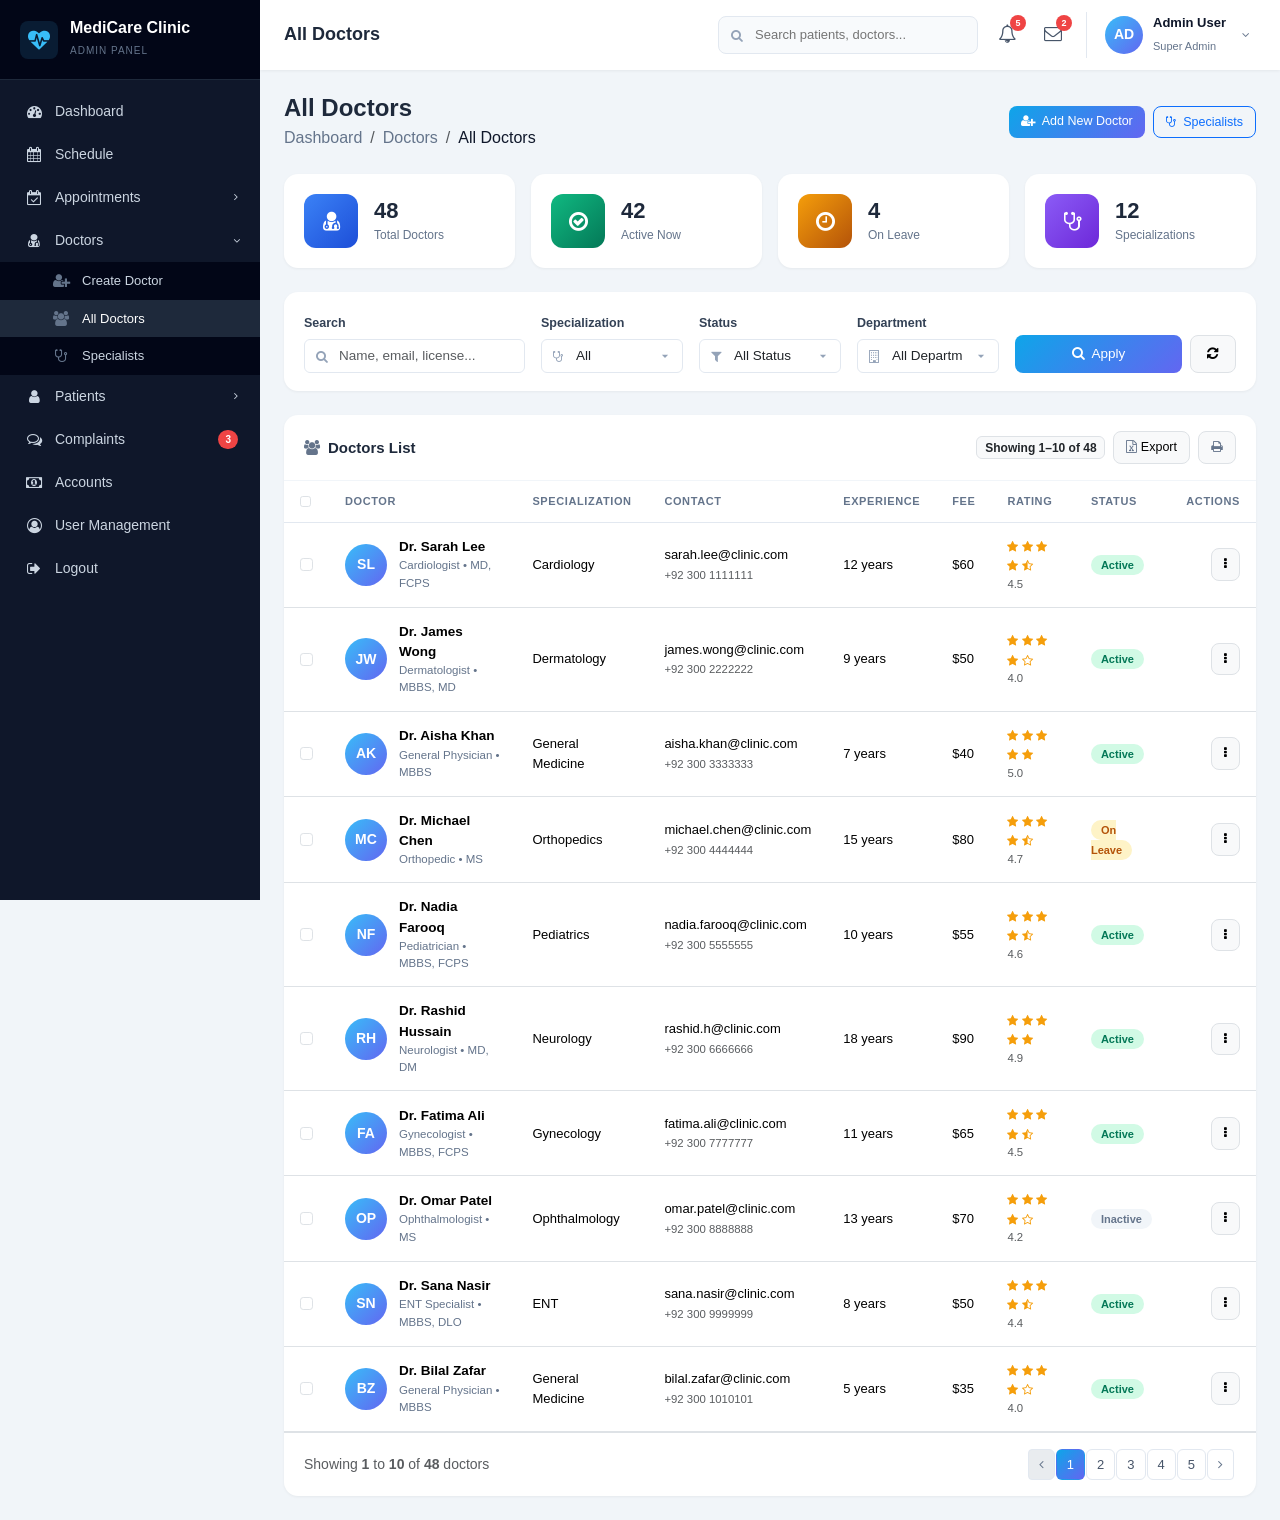
<file: frontend/doctors/doctors.html>
<!DOCTYPE html>
<html lang="en">

<head>
    <meta charset="UTF-8">
    <meta name="viewport" content="width=device-width, initial-scale=1.0">
    <title>All Doctors - Clinic Admin</title>

    <!-- Bootstrap 5 -->
    <link href="https://cdn.jsdelivr.net/npm/bootstrap@5.3.3/dist/css/bootstrap.min.css" rel="stylesheet">
    <!-- Font Awesome 4 -->
    <link rel="stylesheet" href="https://cdnjs.cloudflare.com/ajax/libs/font-awesome/4.7.0/css/font-awesome.min.css">

    <style>
        :root {
            --sidebar-bg: #0f172a;
            --sidebar-hover: #1e293b;
            --sidebar-text: #cbd5e1;
            --accent: #38bdf8;
            --sidebar-w: 260px;
        }

        body {
            font-family: 'Segoe UI', Tahoma, Arial, sans-serif;
            background: #f1f5f9;
            color: #1e293b;
            overflow-x: hidden;
        }

        /* ---------- SIDEBAR ---------- */
        .sidebar {
            width: var(--sidebar-w);
            background: var(--sidebar-bg);
            color: var(--sidebar-text);
            position: fixed;
            top: 0;
            left: 0;
            bottom: 0;
            overflow-y: auto;
            transition: transform .3s ease;
            z-index: 1040;
            display: flex;
            flex-direction: column;
        }

        .sidebar::-webkit-scrollbar {
            width: 6px;
        }

        .sidebar::-webkit-scrollbar-thumb {
            background: #334155;
            border-radius: 4px;
        }

        .brand {
            padding: 18px 20px;
            display: flex;
            align-items: center;
            gap: 12px;
            background: #020617;
            border-bottom: 1px solid #1e293b;
            flex-shrink: 0;
        }

        .brand i {
            font-size: 22px;
            color: var(--accent);
            background: rgba(56, 189, 248, .12);
            padding: 8px;
            border-radius: 8px;
        }

        .brand-text h2 {
            font-size: 16px;
            color: #fff;
            margin: 0;
            font-weight: 600;
        }

        .brand-text span {
            font-size: 10px;
            color: #64748b;
            letter-spacing: 1px;
            text-transform: uppercase;
        }

        .nav-side {
            padding: 10px 0;
            flex: 1;
        }

        .nav-side .nav-title {
            font-size: 10px;
            text-transform: uppercase;
            letter-spacing: 1.2px;
            color: #475569;
            padding: 14px 22px 6px;
            font-weight: 600;
        }

        .nav-side .nav-link {
            display: flex;
            align-items: center;
            gap: 12px;
            padding: 11px 22px;
            color: var(--sidebar-text);
            font-size: 14px;
            text-decoration: none;
            border-left: 3px solid transparent;
            transition: all .2s;
            cursor: pointer;
        }

        .nav-side .nav-link:hover {
            background: var(--sidebar-hover);
            color: #fff;
        }

        .nav-side .nav-link.active {
            background: var(--sidebar-hover);
            color: #fff;
            border-left-color: var(--accent);
        }

        .nav-side .nav-link .fa:first-child {
            width: 18px;
            text-align: center;
            font-size: 15px;
        }

        .nav-side .nav-link .arrow {
            margin-left: auto;
            font-size: 11px;
            transition: transform .2s;
        }

        .nav-side .nav-link[aria-expanded="true"] .arrow {
            transform: rotate(90deg);
        }

        .submenu {
            background: #020617;
        }

        .submenu .nav-link {
            padding: 9px 22px 9px 52px;
            font-size: 13px;
            border-left: none;
        }

        .submenu .nav-link .fa {
            font-size: 11px;
            color: #64748b;
        }

        .badge-pill-sm {
            margin-left: auto;
            background: #ef4444;
            color: #fff;
            font-size: 10px;
            padding: 2px 7px;
            border-radius: 10px;
            font-weight: 600;
        }

        .sidebar-footer {
            border-top: 1px solid #1e293b;
            background: #020617;
            flex-shrink: 0;
        }

        .sidebar-footer .nav-link {
            color: #f87171;
        }

        .sidebar-footer .nav-link:hover {
            background: #450a0a;
            color: #fecaca;
        }

        /* ---------- MAIN ---------- */
        .main-wrap {
            margin-left: var(--sidebar-w);
            min-height: 100vh;
            display: flex;
            flex-direction: column;
            transition: margin-left .3s ease;
        }

        .topbar {
            background: #fff;
            padding: 12px 24px;
            display: flex;
            align-items: center;
            gap: 16px;
            box-shadow: 0 1px 3px rgba(0, 0, 0, .06);
            position: sticky;
            top: 0;
            z-index: 1030;
        }

        .toggle-btn {
            background: none;
            border: none;
            font-size: 20px;
            color: #334155;
            cursor: pointer;
            display: none;
            padding: 4px 8px;
        }

        .page-title {
            font-size: 18px;
            font-weight: 600;
            margin: 0;
        }

        .search-wrap {
            margin-left: auto;
            position: relative;
        }

        .search-wrap input {
            padding: 8px 12px 8px 36px;
            border: 1px solid #e2e8f0;
            border-radius: 8px;
            font-size: 13px;
            width: 260px;
            outline: none;
            background: #f8fafc;
            transition: all .2s;
        }

        .search-wrap input:focus {
            border-color: var(--accent);
            background: #fff;
        }

        .search-wrap .fa-search {
            position: absolute;
            left: 13px;
            top: 50%;
            transform: translateY(-50%);
            color: #94a3b8;
            font-size: 13px;
        }

        .top-icons {
            display: flex;
            align-items: center;
            gap: 20px;
        }

        .top-icons .icon-btn {
            position: relative;
            color: #475569;
            font-size: 18px;
            cursor: pointer;
            background: none;
            border: none;
            padding: 4px;
            transition: color .2s;
        }

        .top-icons .icon-btn:hover {
            color: #0f172a;
        }

        .top-icons .dot {
            position: absolute;
            top: -2px;
            right: -6px;
            background: #ef4444;
            color: #fff;
            font-size: 9px;
            min-width: 16px;
            height: 16px;
            padding: 0 4px;
            border-radius: 10px;
            display: flex;
            align-items: center;
            justify-content: center;
            font-weight: 600;
        }

        .user-chip {
            display: flex;
            align-items: center;
            gap: 10px;
            padding-left: 18px;
            border-left: 1px solid #e2e8f0;
            cursor: pointer;
            background: none;
            border-top: none;
            border-right: none;
            border-bottom: none;
        }

        .user-chip .avatar {
            width: 38px;
            height: 38px;
            border-radius: 50%;
            background: linear-gradient(135deg, #38bdf8, #6366f1);
            color: #fff;
            display: flex;
            align-items: center;
            justify-content: center;
            font-weight: 600;
            font-size: 14px;
        }

        .user-chip .info {
            text-align: left;
        }

        .user-chip .info strong {
            display: block;
            font-size: 13px;
            color: #0f172a;
        }

        .user-chip .info span {
            font-size: 11px;
            color: #64748b;
        }

        /* Content */
        .content {
            padding: 24px;
            flex: 1;
        }

        /* Stat cards */
        .stat-card {
            background: #fff;
            border-radius: 14px;
            padding: 20px;
            display: flex;
            align-items: center;
            gap: 16px;
            box-shadow: 0 1px 3px rgba(0, 0, 0, .05);
            transition: transform .2s, box-shadow .2s;
            height: 100%;
        }

        .stat-card:hover {
            transform: translateY(-4px);
            box-shadow: 0 10px 24px rgba(0, 0, 0, .08);
        }

        .stat-icon {
            width: 54px;
            height: 54px;
            border-radius: 12px;
            display: flex;
            align-items: center;
            justify-content: center;
            font-size: 22px;
            color: #fff;
            flex-shrink: 0;
        }

        .bg-grad-blue {
            background: linear-gradient(135deg, #3b82f6, #1d4ed8);
        }

        .bg-grad-green {
            background: linear-gradient(135deg, #10b981, #047857);
        }

        .bg-grad-orange {
            background: linear-gradient(135deg, #f59e0b, #b45309);
        }

        .bg-grad-purple {
            background: linear-gradient(135deg, #8b5cf6, #6d28d9);
        }

        .bg-grad-red {
            background: linear-gradient(135deg, #ef4444, #b91c1c);
        }

        .bg-grad-teal {
            background: linear-gradient(135deg, #14b8a6, #0f766e);
        }

        .stat-info h3 {
            font-size: 22px;
            font-weight: 700;
            margin: 0;
        }

        .stat-info p {
            font-size: 12px;
            color: #64748b;
            margin: 2px 0 0;
        }

        /* Panels */
        .panel {
            background: #fff;
            border-radius: 14px;
            box-shadow: 0 1px 3px rgba(0, 0, 0, .05);
            overflow: hidden;
            height: 100%;
        }

        .panel-head {
            padding: 16px 20px;
            border-bottom: 1px solid #f1f5f9;
            display: flex;
            align-items: center;
            justify-content: space-between;
        }

        .panel-head h6 {
            margin: 0;
            font-weight: 600;
            font-size: 15px;
        }

        .panel-head .fa {
            color: #64748b;
        }

        .panel-body {
            padding: 18px 20px;
        }

        /* Table */
        .table thead th {
            font-size: 11px;
            text-transform: uppercase;
            letter-spacing: .6px;
            color: #64748b;
            font-weight: 600;
            border-bottom: 1px solid #e2e8f0;
            padding: 12px 16px;
        }

        .table tbody td {
            padding: 14px 16px;
            font-size: 13px;
            vertical-align: middle;
        }

        .table tbody tr:hover {
            background: #f8fafc;
        }

        .status-badge {
            font-size: 11px;
            padding: 4px 10px;
            border-radius: 20px;
            font-weight: 600;
        }

        .st-active {
            background: #d1fae5;
            color: #047857;
        }

        .st-inactive {
            background: #f1f5f9;
            color: #64748b;
        }

        .st-leave {
            background: #fef3c7;
            color: #b45309;
        }

        /* Overlay for mobile */
        .sidebar-overlay {
            position: fixed;
            inset: 0;
            background: rgba(0, 0, 0, .5);
            z-index: 1035;
            opacity: 0;
            visibility: hidden;
            transition: opacity .3s;
        }

        .sidebar-overlay.show {
            opacity: 1;
            visibility: visible;
        }

        /* ---------- FORM PAGE ---------- */
        .section-title {
            font-size: 13px;
            font-weight: 600;
            text-transform: uppercase;
            letter-spacing: .6px;
            color: #0f172a;
            padding-bottom: 10px;
            margin-bottom: 18px;
            border-bottom: 1px dashed #e2e8f0;
        }

        .section-title .fa {
            color: #38bdf8;
        }

        /* Input with leading icon */
        .input-icon-wrap {
            position: relative;
        }

        .input-icon-wrap .input-icon {
            position: absolute;
            left: 12px;
            top: 50%;
            transform: translateY(-50%);
            color: #94a3b8;
            font-size: 13px;
            pointer-events: none;
            z-index: 3;
        }

        .input-icon-wrap .form-control,
        .input-icon-wrap .form-select {
            padding-left: 34px;
            font-size: 13.5px;
            border-color: #e2e8f0;
            transition: all .2s;
        }

        .input-icon-wrap textarea.form-control {
            padding-left: 14px;
        }

        .input-icon-wrap .form-control:focus,
        .input-icon-wrap .form-select:focus {
            border-color: #38bdf8;
            box-shadow: 0 0 0 3px rgba(56, 189, 248, .15);
        }

        .input-icon-wrap .form-select {
            background-position: right 12px center;
            appearance: none;
            -webkit-appearance: none;
            background-image: url("data:image/svg+xml,%3Csvg xmlns='http://www.w3.org/2000/svg' width='12' height='12' viewBox='0 0 16 16'%3E%3Cpath fill='%2394a3b8' d='M8 11L3 6h10z'/%3E%3C/svg%3E");
            background-repeat: no-repeat;
            background-size: 10px;
        }

        /* Form labels */
        .form-label {
            font-size: 12.5px;
            font-weight: 600;
            color: #334155;
            margin-bottom: 6px;
        }

        /* Buttons */
        .btn-primary {
            background: linear-gradient(135deg, #0ea5e9, #6366f1);
            border: none;
        }

        .btn-primary:hover {
            background: linear-gradient(135deg, #0284c7, #4f46e5);
        }

        .btn {
            border-radius: 8px;
            font-size: 13.5px;
            padding: 8px 16px;
        }

        .btn-sm {
            font-size: 12.5px;
            padding: 6px 12px;
        }

        /* Breadcrumb */
        .breadcrumb-item a {
            color: #64748b;
        }

        .breadcrumb-item.active {
            color: #0f172a;
            font-weight: 500;
        }

        /* Doctor avatar in table */
        .doctor-avatar {
            width: 42px;
            height: 42px;
            border-radius: 50%;
            background: linear-gradient(135deg, #38bdf8, #6366f1);
            color: #fff;
            display: flex;
            align-items: center;
            justify-content: center;
            font-weight: 700;
            font-size: 14px;
            flex-shrink: 0;
            overflow: hidden;
        }

        .doctor-avatar img {
            width: 100%;
            height: 100%;
            object-fit: cover;
        }

        /* Doctor info cell */
        .doctor-cell {
            display: flex;
            align-items: center;
            gap: 12px;
        }

        .doctor-cell .name {
            font-weight: 600;
            font-size: 13.5px;
        }

        .doctor-cell .role {
            font-size: 11.5px;
            color: #64748b;
        }

        /* Rating stars */
        .rating {
            color: #f59e0b;
            font-size: 12px;
        }

        /* Pagination */
        .pagination .page-link {
            color: #475569;
            border-color: #e2e8f0;
            border-radius: 6px;
            margin: 0 2px;
            font-size: 13px;
            padding: 5px 10px;
        }

        .pagination .page-item.active .page-link {
            background: linear-gradient(135deg, #0ea5e9, #6366f1);
            border-color: transparent;
            color: #fff;
        }

        .pagination .page-link:hover {
            background: #f1f5f9;
            color: #0f172a;
        }

        /* Checkbox */
        .table .form-check-input {
            cursor: pointer;
        }

        .table .form-check-input:checked {
            background-color: #38bdf8;
            border-color: #38bdf8;
        }

        /* Dropdown menu */
        .dropdown-menu {
            font-size: 13px;
            border-radius: 10px;
            border: 1px solid #e2e8f0;
            padding: 6px;
        }

        .dropdown-item {
            border-radius: 6px;
            padding: 7px 10px;
        }

        .dropdown-item:hover {
            background: #f1f5f9;
        }

        /* ---------- RESPONSIVE ---------- */
        @media (max-width: 991.98px) {
            .sidebar {
                transform: translateX(-100%);
            }

            .sidebar.show {
                transform: translateX(0);
            }

            .main-wrap {
                margin-left: 0;
            }

            .toggle-btn {
                display: inline-block;
            }

            .search-wrap input {
                width: 180px;
            }

            .user-chip .info {
                display: none;
            }
        }

        @media (max-width: 575.98px) {
            .search-wrap {
                display: none;
            }

            .content {
                padding: 16px;
            }

            .doctor-cell .role {
                display: none;
            }
        }
    </style>
</head>

<body>

    <!-- ============ SIDEBAR ============ -->
    <aside class="sidebar" id="sidebar">

        <!-- Brand -->
        <div class="brand">
            <i class="fa fa-heartbeat" aria-hidden="true"></i>
            <div class="brand-text">
                <h2>MediCare Clinic</h2>
                <span>Admin Panel</span>
            </div>
        </div>

        <!-- Navigation -->
        <nav class="nav-side">

            <!-- Dashboard -->
            <a href="../dashboard.html" class="nav-link">
                <i class="fa fa-dashboard" aria-hidden="true"></i>
                <span>Dashboard</span>
            </a>

            <!-- Schedule -->
            <a href="../schedule.html" class="nav-link">
                <i class="fa fa-calendar" aria-hidden="true"></i>
                <span>Schedule</span>
            </a>

            <!-- Appointments (submenu) -->
            <a class="nav-link" data-bs-toggle="collapse" href="#menuAppointment" role="button" aria-expanded="false">
                <i class="fa fa-calendar-check-o" aria-hidden="true"></i>
                <span>Appointments</span>
                <i class="fa fa-angle-right arrow" aria-hidden="true"></i>
            </a>
            <div class="collapse submenu" id="menuAppointment">
                <a href="../appointments/create.html" class="nav-link">
                    <i class="fa fa-plus-circle" aria-hidden="true"></i> New Appointment
                </a>
                <a href="../appointments/appointments.html" class="nav-link">
                    <i class="fa fa-list-ul" aria-hidden="true"></i> All Appointments
                </a>
            </div>

            <!-- Doctors (submenu) -->
            <a class="nav-link" data-bs-toggle="collapse" href="#menuDoctors" role="button" aria-expanded="true">
                <i class="fa fa-user-md" aria-hidden="true"></i>
                <span>Doctors</span>
                <i class="fa fa-angle-right arrow" aria-hidden="true"></i>
            </a>
            <div class="collapse submenu show" id="menuDoctors">
                <a href="create.html" class="nav-link">
                    <i class="fa fa-user-plus" aria-hidden="true"></i> Create Doctor
                </a>
                <a href="doctors.html" class="nav-link active">
                    <i class="fa fa-users" aria-hidden="true"></i> All Doctors
                </a>
                <a href="specislists.html" class="nav-link">
                    <i class="fa fa-stethoscope" aria-hidden="true"></i> Specialists
                </a>
            </div>

            <!-- Patients (submenu) -->
            <a class="nav-link" data-bs-toggle="collapse" href="#menuPatients" role="button" aria-expanded="false">
                <i class="fa fa-user" aria-hidden="true"></i>
                <span>Patients</span>
                <i class="fa fa-angle-right arrow" aria-hidden="true"></i>
            </a>
            <div class="collapse submenu" id="menuPatients">
                <a href="../patients/create.html" class="nav-link">
                    <i class="fa fa-user-plus" aria-hidden="true"></i> New Patient
                </a>
                <a href="../patients/patients.html" class="nav-link">
                    <i class="fa fa-users" aria-hidden="true"></i> All Patients
                </a>
            </div>

            <!-- Complaints -->
            <a href="../complaints.html" class="nav-link">
                <i class="fa fa-comments-o" aria-hidden="true"></i>
                <span>Complaints</span>
                <span class="badge-pill-sm">3</span>
            </a>

            <!-- Accounts -->
            <a href="../accounts.html" class="nav-link">
                <i class="fa fa-money" aria-hidden="true"></i>
                <span>Accounts</span>
            </a>

            <!-- User Management -->
            <a href="../users.html" class="nav-link">
                <i class="fa fa-user-circle-o" aria-hidden="true"></i>
                <span>User Management</span>
            </a>

            <!-- Logout -->
            <a href="#" class="nav-link">
                <i class="fa fa-sign-out" aria-hidden="true"></i>
                <span>Logout</span>
            </a>

        </nav>
    </aside>

    <!-- Overlay (mobile) -->
    <div class="sidebar-overlay" id="overlay"></div>

    <!-- ============ MAIN ============ -->
    <div class="main-wrap" id="mainWrap">

        <!-- Topbar -->
        <header class="topbar">
            <button class="toggle-btn" id="toggleBtn" aria-label="Toggle sidebar">
                <i class="fa fa-bars" aria-hidden="true"></i>
            </button>
            <h1 class="page-title">All Doctors</h1>

            <div class="search-wrap">
                <i class="fa fa-search" aria-hidden="true"></i>
                <input type="text" placeholder="Search patients, doctors...">
            </div>

            <div class="top-icons">
                <button class="icon-btn" title="Notifications">
                    <i class="fa fa-bell-o" aria-hidden="true"></i>
                    <span class="dot">5</span>
                </button>
                <button class="icon-btn" title="Messages">
                    <i class="fa fa-envelope-o" aria-hidden="true"></i>
                    <span class="dot">2</span>
                </button>
                <div class="dropdown">
                    <button class="user-chip" data-bs-toggle="dropdown" aria-expanded="false">
                        <div class="avatar">AD</div>
                        <div class="info">
                            <strong>Admin User</strong>
                            <span>Super Admin</span>
                        </div>
                        <i class="fa fa-angle-down" style="font-size:12px;color:#64748b;margin-left:6px;"></i>
                    </button>
                    <ul class="dropdown-menu dropdown-menu-end shadow-sm">
                        <li><a class="dropdown-item" href="#"><i class="fa fa-user-o me-2"></i>My Profile</a></li>
                        <li><a class="dropdown-item" href="#"><i class="fa fa-cog me-2"></i>Settings</a></li>
                        <li>
                            <hr class="dropdown-divider">
                        </li>
                        <li><a class="dropdown-item text-danger" href="#"><i class="fa fa-sign-out me-2"></i>Logout</a>
                        </li>
                    </ul>
                </div>
            </div>
        </header>

        <!-- ================= MAIN CONTENT: ALL DOCTORS ================= -->
        <main class="content">

            <!-- Page Header -->
            <div class="d-flex flex-wrap justify-content-between align-items-center mb-4 gap-2">
                <div>
                    <h4 class="mb-1 fw-bold">All Doctors</h4>
                    <nav aria-label="breadcrumb">
                        <ol class="breadcrumb mb-0 small">
                            <li class="breadcrumb-item"><a href="../dashboard.html"
                                    class="text-decoration-none">Dashboard</a></li>
                            <li class="breadcrumb-item"><a href="doctors.html" class="text-decoration-none">Doctors</a>
                            </li>
                            <li class="breadcrumb-item active" aria-current="page">All Doctors</li>
                        </ol>
                    </nav>
                </div>
                <div class="d-flex gap-2">
                    <a href="create.html" class="btn btn-primary btn-sm">
                        <i class="fa fa-user-plus me-1" aria-hidden="true"></i> Add New Doctor
                    </a>
                    <a href="specislists.html" class="btn btn-outline-primary btn-sm">
                        <i class="fa fa-stethoscope me-1" aria-hidden="true"></i> Specialists
                    </a>
                </div>
            </div>

            <!-- Quick Stats Row -->
            <div class="row g-3 mb-4">
                <div class="col-sm-6 col-lg-3">
                    <div class="stat-card">
                        <div class="stat-icon bg-grad-blue"><i class="fa fa-user-md" aria-hidden="true"></i></div>
                        <div class="stat-info">
                            <h3>48</h3>
                            <p>Total Doctors</p>
                        </div>
                    </div>
                </div>
                <div class="col-sm-6 col-lg-3">
                    <div class="stat-card">
                        <div class="stat-icon bg-grad-green"><i class="fa fa-check-circle-o" aria-hidden="true"></i>
                        </div>
                        <div class="stat-info">
                            <h3>42</h3>
                            <p>Active Now</p>
                        </div>
                    </div>
                </div>
                <div class="col-sm-6 col-lg-3">
                    <div class="stat-card">
                        <div class="stat-icon bg-grad-orange"><i class="fa fa-clock-o" aria-hidden="true"></i></div>
                        <div class="stat-info">
                            <h3>4</h3>
                            <p>On Leave</p>
                        </div>
                    </div>
                </div>
                <div class="col-sm-6 col-lg-3">
                    <div class="stat-card">
                        <div class="stat-icon bg-grad-purple"><i class="fa fa-stethoscope" aria-hidden="true"></i></div>
                        <div class="stat-info">
                            <h3>12</h3>
                            <p>Specializations</p>
                        </div>
                    </div>
                </div>
            </div>

            <!-- Filters Card -->
            <div class="panel mb-4">
                <div class="panel-body">
                    <div class="row g-3 align-items-end">
                        <div class="col-md-3">
                            <label class="form-label">Search</label>
                            <div class="input-icon-wrap">
                                <i class="fa fa-search input-icon" aria-hidden="true"></i>
                                <input type="text" class="form-control" placeholder="Name, email, license...">
                            </div>
                        </div>
                        <div class="col-md-2">
                            <label class="form-label">Specialization</label>
                            <div class="input-icon-wrap">
                                <i class="fa fa-stethoscope input-icon" aria-hidden="true"></i>
                                <select class="form-select">
                                    <option value="">All</option>
                                    <option>Cardiology</option>
                                    <option>Dermatology</option>
                                    <option>General Medicine</option>
                                    <option>Orthopedics</option>
                                    <option>Pediatrics</option>
                                    <option>Neurology</option>
                                </select>
                            </div>
                        </div>
                        <div class="col-md-2">
                            <label class="form-label">Status</label>
                            <div class="input-icon-wrap">
                                <i class="fa fa-filter input-icon" aria-hidden="true"></i>
                                <select class="form-select">
                                    <option value="">All Status</option>
                                    <option>Active</option>
                                    <option>On Leave</option>
                                    <option>Inactive</option>
                                </select>
                            </div>
                        </div>
                        <div class="col-md-2">
                            <label class="form-label">Department</label>
                            <div class="input-icon-wrap">
                                <i class="fa fa-building-o input-icon" aria-hidden="true"></i>
                                <select class="form-select">
                                    <option value="">All Departments</option>
                                    <option>Cardiology</option>
                                    <option>Dermatology</option>
                                    <option>General Medicine</option>
                                </select>
                            </div>
                        </div>
                        <div class="col-md-3">
                            <div class="d-flex gap-2">
                                <button class="btn btn-primary flex-grow-1">
                                    <i class="fa fa-search me-1" aria-hidden="true"></i> Apply
                                </button>
                                <button class="btn btn-light border">
                                    <i class="fa fa-refresh" aria-hidden="true"></i>
                                </button>
                            </div>
                        </div>
                    </div>
                </div>
            </div>

            <!-- Doctors Table Card -->
            <div class="panel">
                <div class="panel-head">
                    <h6><i class="fa fa-users me-2" aria-hidden="true"></i>Doctors List</h6>
                    <div class="d-flex align-items-center gap-2">
                        <span class="badge bg-light text-dark border">Showing 1–10 of 48</span>
                        <button class="btn btn-sm btn-light border" title="Export CSV">
                            <i class="fa fa-file-excel-o" aria-hidden="true"></i> Export
                        </button>
                        <button class="btn btn-sm btn-light border" title="Print">
                            <i class="fa fa-print" aria-hidden="true"></i>
                        </button>
                    </div>
                </div>

                <div class="table-responsive">
                    <table class="table align-middle mb-0">
                        <thead>
                            <tr>
                                <th style="width:36px;">
                                    <input type="checkbox" class="form-check-input" id="selectAll">
                                </th>
                                <th>Doctor</th>
                                <th>Specialization</th>
                                <th>Contact</th>
                                <th>Experience</th>
                                <th>Fee</th>
                                <th>Rating</th>
                                <th>Status</th>
                                <th class="text-end">Actions</th>
                            </tr>
                        </thead>
                        <tbody>

                            <!-- Row 1 -->
                            <tr>
                                <td><input type="checkbox" class="form-check-input"></td>
                                <td>
                                    <div class="doctor-cell">
                                        <div class="doctor-avatar">SL</div>
                                        <div>
                                            <div class="name">Dr. Sarah Lee</div>
                                            <div class="role">Cardiologist • MD, FCPS</div>
                                        </div>
                                    </div>
                                </td>
                                <td>Cardiology</td>
                                <td>
                                    <div>sarah.lee@clinic.com</div>
                                    <small class="text-muted">+92 300 1111111</small>
                                </td>
                                <td>12 years</td>
                                <td>$60</td>
                                <td>
                                    <span class="rating">
                                        <i class="fa fa-star" aria-hidden="true"></i>
                                        <i class="fa fa-star" aria-hidden="true"></i>
                                        <i class="fa fa-star" aria-hidden="true"></i>
                                        <i class="fa fa-star" aria-hidden="true"></i>
                                        <i class="fa fa-star-half-o" aria-hidden="true"></i>
                                    </span>
                                    <small class="text-muted d-block">4.5</small>
                                </td>
                                <td><span class="status-badge st-active">Active</span></td>
                                <td class="text-end">
                                    <div class="dropdown">
                                        <button class="btn btn-sm btn-light border" data-bs-toggle="dropdown">
                                            <i class="fa fa-ellipsis-v" aria-hidden="true"></i>
                                        </button>
                                        <ul class="dropdown-menu dropdown-menu-end shadow-sm">
                                            <li><a class="dropdown-item" href="#"><i class="fa fa-eye me-2"
                                                        aria-hidden="true"></i>View Profile</a></li>
                                            <li><a class="dropdown-item" href="#"><i class="fa fa-pencil me-2"
                                                        aria-hidden="true"></i>Edit</a></li>
                                            <li><a class="dropdown-item" href="#"><i class="fa fa-calendar me-2"
                                                        aria-hidden="true"></i>Schedule</a></li>
                                            <li><a class="dropdown-item" href="#"><i class="fa fa-envelope-o me-2"
                                                        aria-hidden="true"></i>Send Email</a></li>
                                            <li>
                                                <hr class="dropdown-divider">
                                            </li>
                                            <li><a class="dropdown-item text-warning" href="#"><i
                                                        class="fa fa-pause-circle-o me-2" aria-hidden="true"></i>Mark on
                                                    Leave</a></li>
                                            <li><a class="dropdown-item text-danger" href="#"><i
                                                        class="fa fa-trash me-2" aria-hidden="true"></i>Delete</a></li>
                                        </ul>
                                    </div>
                                </td>
                            </tr>

                            <!-- Row 2 -->
                            <tr>
                                <td><input type="checkbox" class="form-check-input"></td>
                                <td>
                                    <div class="doctor-cell">
                                        <div class="doctor-avatar">JW</div>
                                        <div>
                                            <div class="name">Dr. James Wong</div>
                                            <div class="role">Dermatologist • MBBS, MD</div>
                                        </div>
                                    </div>
                                </td>
                                <td>Dermatology</td>
                                <td>
                                    <div>james.wong@clinic.com</div>
                                    <small class="text-muted">+92 300 2222222</small>
                                </td>
                                <td>9 years</td>
                                <td>$50</td>
                                <td>
                                    <span class="rating">
                                        <i class="fa fa-star" aria-hidden="true"></i>
                                        <i class="fa fa-star" aria-hidden="true"></i>
                                        <i class="fa fa-star" aria-hidden="true"></i>
                                        <i class="fa fa-star" aria-hidden="true"></i>
                                        <i class="fa fa-star-o" aria-hidden="true"></i>
                                    </span>
                                    <small class="text-muted d-block">4.0</small>
                                </td>
                                <td><span class="status-badge st-active">Active</span></td>
                                <td class="text-end">
                                    <div class="dropdown">
                                        <button class="btn btn-sm btn-light border" data-bs-toggle="dropdown">
                                            <i class="fa fa-ellipsis-v" aria-hidden="true"></i>
                                        </button>
                                        <ul class="dropdown-menu dropdown-menu-end shadow-sm">
                                            <li><a class="dropdown-item" href="#"><i class="fa fa-eye me-2"
                                                        aria-hidden="true"></i>View Profile</a></li>
                                            <li><a class="dropdown-item" href="#"><i class="fa fa-pencil me-2"
                                                        aria-hidden="true"></i>Edit</a></li>
                                            <li><a class="dropdown-item" href="#"><i class="fa fa-calendar me-2"
                                                        aria-hidden="true"></i>Schedule</a></li>
                                            <li><a class="dropdown-item" href="#"><i class="fa fa-envelope-o me-2"
                                                        aria-hidden="true"></i>Send Email</a></li>
                                            <li>
                                                <hr class="dropdown-divider">
                                            </li>
                                            <li><a class="dropdown-item text-warning" href="#"><i
                                                        class="fa fa-pause-circle-o me-2" aria-hidden="true"></i>Mark on
                                                    Leave</a></li>
                                            <li><a class="dropdown-item text-danger" href="#"><i
                                                        class="fa fa-trash me-2" aria-hidden="true"></i>Delete</a></li>
                                        </ul>
                                    </div>
                                </td>
                            </tr>

                            <!-- Row 3 -->
                            <tr>
                                <td><input type="checkbox" class="form-check-input"></td>
                                <td>
                                    <div class="doctor-cell">
                                        <div class="doctor-avatar">AK</div>
                                        <div>
                                            <div class="name">Dr. Aisha Khan</div>
                                            <div class="role">General Physician • MBBS</div>
                                        </div>
                                    </div>
                                </td>
                                <td>General Medicine</td>
                                <td>
                                    <div>aisha.khan@clinic.com</div>
                                    <small class="text-muted">+92 300 3333333</small>
                                </td>
                                <td>7 years</td>
                                <td>$40</td>
                                <td>
                                    <span class="rating">
                                        <i class="fa fa-star" aria-hidden="true"></i>
                                        <i class="fa fa-star" aria-hidden="true"></i>
                                        <i class="fa fa-star" aria-hidden="true"></i>
                                        <i class="fa fa-star" aria-hidden="true"></i>
                                        <i class="fa fa-star" aria-hidden="true"></i>
                                    </span>
                                    <small class="text-muted d-block">5.0</small>
                                </td>
                                <td><span class="status-badge st-active">Active</span></td>
                                <td class="text-end">
                                    <div class="dropdown">
                                        <button class="btn btn-sm btn-light border" data-bs-toggle="dropdown">
                                            <i class="fa fa-ellipsis-v" aria-hidden="true"></i>
                                        </button>
                                        <ul class="dropdown-menu dropdown-menu-end shadow-sm">
                                            <li><a class="dropdown-item" href="#"><i class="fa fa-eye me-2"
                                                        aria-hidden="true"></i>View Profile</a></li>
                                            <li><a class="dropdown-item" href="#"><i class="fa fa-pencil me-2"
                                                        aria-hidden="true"></i>Edit</a></li>
                                            <li><a class="dropdown-item" href="#"><i class="fa fa-calendar me-2"
                                                        aria-hidden="true"></i>Schedule</a></li>
                                            <li><a class="dropdown-item" href="#"><i class="fa fa-envelope-o me-2"
                                                        aria-hidden="true"></i>Send Email</a></li>
                                            <li>
                                                <hr class="dropdown-divider">
                                            </li>
                                            <li><a class="dropdown-item text-warning" href="#"><i
                                                        class="fa fa-pause-circle-o me-2" aria-hidden="true"></i>Mark on
                                                    Leave</a></li>
                                            <li><a class="dropdown-item text-danger" href="#"><i
                                                        class="fa fa-trash me-2" aria-hidden="true"></i>Delete</a></li>
                                        </ul>
                                    </div>
                                </td>
                            </tr>

                            <!-- Row 4 -->
                            <tr>
                                <td><input type="checkbox" class="form-check-input"></td>
                                <td>
                                    <div class="doctor-cell">
                                        <div class="doctor-avatar">MC</div>
                                        <div>
                                            <div class="name">Dr. Michael Chen</div>
                                            <div class="role">Orthopedic • MS</div>
                                        </div>
                                    </div>
                                </td>
                                <td>Orthopedics</td>
                                <td>
                                    <div>michael.chen@clinic.com</div>
                                    <small class="text-muted">+92 300 4444444</small>
                                </td>
                                <td>15 years</td>
                                <td>$80</td>
                                <td>
                                    <span class="rating">
                                        <i class="fa fa-star" aria-hidden="true"></i>
                                        <i class="fa fa-star" aria-hidden="true"></i>
                                        <i class="fa fa-star" aria-hidden="true"></i>
                                        <i class="fa fa-star" aria-hidden="true"></i>
                                        <i class="fa fa-star-half-o" aria-hidden="true"></i>
                                    </span>
                                    <small class="text-muted d-block">4.7</small>
                                </td>
                                <td><span class="status-badge st-leave">On Leave</span></td>
                                <td class="text-end">
                                    <div class="dropdown">
                                        <button class="btn btn-sm btn-light border" data-bs-toggle="dropdown">
                                            <i class="fa fa-ellipsis-v" aria-hidden="true"></i>
                                        </button>
                                        <ul class="dropdown-menu dropdown-menu-end shadow-sm">
                                            <li><a class="dropdown-item" href="#"><i class="fa fa-eye me-2"
                                                        aria-hidden="true"></i>View Profile</a></li>
                                            <li><a class="dropdown-item" href="#"><i class="fa fa-pencil me-2"
                                                        aria-hidden="true"></i>Edit</a></li>
                                            <li><a class="dropdown-item" href="#"><i class="fa fa-calendar me-2"
                                                        aria-hidden="true"></i>Schedule</a></li>
                                            <li><a class="dropdown-item" href="#"><i class="fa fa-envelope-o me-2"
                                                        aria-hidden="true"></i>Send Email</a></li>
                                            <li>
                                                <hr class="dropdown-divider">
                                            </li>
                                            <li><a class="dropdown-item text-success" href="#"><i
                                                        class="fa fa-play-circle-o me-2" aria-hidden="true"></i>Mark
                                                    Active</a></li>
                                            <li><a class="dropdown-item text-danger" href="#"><i
                                                        class="fa fa-trash me-2" aria-hidden="true"></i>Delete</a></li>
                                        </ul>
                                    </div>
                                </td>
                            </tr>

                            <!-- Row 5 -->
                            <tr>
                                <td><input type="checkbox" class="form-check-input"></td>
                                <td>
                                    <div class="doctor-cell">
                                        <div class="doctor-avatar">NF</div>
                                        <div>
                                            <div class="name">Dr. Nadia Farooq</div>
                                            <div class="role">Pediatrician • MBBS, FCPS</div>
                                        </div>
                                    </div>
                                </td>
                                <td>Pediatrics</td>
                                <td>
                                    <div>nadia.farooq@clinic.com</div>
                                    <small class="text-muted">+92 300 5555555</small>
                                </td>
                                <td>10 years</td>
                                <td>$55</td>
                                <td>
                                    <span class="rating">
                                        <i class="fa fa-star" aria-hidden="true"></i>
                                        <i class="fa fa-star" aria-hidden="true"></i>
                                        <i class="fa fa-star" aria-hidden="true"></i>
                                        <i class="fa fa-star" aria-hidden="true"></i>
                                        <i class="fa fa-star-half-o" aria-hidden="true"></i>
                                    </span>
                                    <small class="text-muted d-block">4.6</small>
                                </td>
                                <td><span class="status-badge st-active">Active</span></td>
                                <td class="text-end">
                                    <div class="dropdown">
                                        <button class="btn btn-sm btn-light border" data-bs-toggle="dropdown">
                                            <i class="fa fa-ellipsis-v" aria-hidden="true"></i>
                                        </button>
                                        <ul class="dropdown-menu dropdown-menu-end shadow-sm">
                                            <li><a class="dropdown-item" href="#"><i class="fa fa-eye me-2"
                                                        aria-hidden="true"></i>View Profile</a></li>
                                            <li><a class="dropdown-item" href="#"><i class="fa fa-pencil me-2"
                                                        aria-hidden="true"></i>Edit</a></li>
                                            <li><a class="dropdown-item" href="#"><i class="fa fa-calendar me-2"
                                                        aria-hidden="true"></i>Schedule</a></li>
                                            <li><a class="dropdown-item" href="#"><i class="fa fa-envelope-o me-2"
                                                        aria-hidden="true"></i>Send Email</a></li>
                                            <li>
                                                <hr class="dropdown-divider">
                                            </li>
                                            <li><a class="dropdown-item text-warning" href="#"><i
                                                        class="fa fa-pause-circle-o me-2" aria-hidden="true"></i>Mark on
                                                    Leave</a></li>
                                            <li><a class="dropdown-item text-danger" href="#"><i
                                                        class="fa fa-trash me-2" aria-hidden="true"></i>Delete</a></li>
                                        </ul>
                                    </div>
                                </td>
                            </tr>

                            <!-- Row 6 -->
                            <tr>
                                <td><input type="checkbox" class="form-check-input"></td>
                                <td>
                                    <div class="doctor-cell">
                                        <div class="doctor-avatar">RH</div>
                                        <div>
                                            <div class="name">Dr. Rashid Hussain</div>
                                            <div class="role">Neurologist • MD, DM</div>
                                        </div>
                                    </div>
                                </td>
                                <td>Neurology</td>
                                <td>
                                    <div>rashid.h@clinic.com</div>
                                    <small class="text-muted">+92 300 6666666</small>
                                </td>
                                <td>18 years</td>
                                <td>$90</td>
                                <td>
                                    <span class="rating">
                                        <i class="fa fa-star" aria-hidden="true"></i>
                                        <i class="fa fa-star" aria-hidden="true"></i>
                                        <i class="fa fa-star" aria-hidden="true"></i>
                                        <i class="fa fa-star" aria-hidden="true"></i>
                                        <i class="fa fa-star" aria-hidden="true"></i>
                                    </span>
                                    <small class="text-muted d-block">4.9</small>
                                </td>
                                <td><span class="status-badge st-active">Active</span></td>
                                <td class="text-end">
                                    <div class="dropdown">
                                        <button class="btn btn-sm btn-light border" data-bs-toggle="dropdown">
                                            <i class="fa fa-ellipsis-v" aria-hidden="true"></i>
                                        </button>
                                        <ul class="dropdown-menu dropdown-menu-end shadow-sm">
                                            <li><a class="dropdown-item" href="#"><i class="fa fa-eye me-2"
                                                        aria-hidden="true"></i>View Profile</a></li>
                                            <li><a class="dropdown-item" href="#"><i class="fa fa-pencil me-2"
                                                        aria-hidden="true"></i>Edit</a></li>
                                            <li><a class="dropdown-item" href="#"><i class="fa fa-calendar me-2"
                                                        aria-hidden="true"></i>Schedule</a></li>
                                            <li><a class="dropdown-item" href="#"><i class="fa fa-envelope-o me-2"
                                                        aria-hidden="true"></i>Send Email</a></li>
                                            <li>
                                                <hr class="dropdown-divider">
                                            </li>
                                            <li><a class="dropdown-item text-warning" href="#"><i
                                                        class="fa fa-pause-circle-o me-2" aria-hidden="true"></i>Mark on
                                                    Leave</a></li>
                                            <li><a class="dropdown-item text-danger" href="#"><i
                                                        class="fa fa-trash me-2" aria-hidden="true"></i>Delete</a></li>
                                        </ul>
                                    </div>
                                </td>
                            </tr>

                            <!-- Row 7 -->
                            <tr>
                                <td><input type="checkbox" class="form-check-input"></td>
                                <td>
                                    <div class="doctor-cell">
                                        <div class="doctor-avatar">FA</div>
                                        <div>
                                            <div class="name">Dr. Fatima Ali</div>
                                            <div class="role">Gynecologist • MBBS, FCPS</div>
                                        </div>
                                    </div>
                                </td>
                                <td>Gynecology</td>
                                <td>
                                    <div>fatima.ali@clinic.com</div>
                                    <small class="text-muted">+92 300 7777777</small>
                                </td>
                                <td>11 years</td>
                                <td>$65</td>
                                <td>
                                    <span class="rating">
                                        <i class="fa fa-star" aria-hidden="true"></i>
                                        <i class="fa fa-star" aria-hidden="true"></i>
                                        <i class="fa fa-star" aria-hidden="true"></i>
                                        <i class="fa fa-star" aria-hidden="true"></i>
                                        <i class="fa fa-star-half-o" aria-hidden="true"></i>
                                    </span>
                                    <small class="text-muted d-block">4.5</small>
                                </td>
                                <td><span class="status-badge st-active">Active</span></td>
                                <td class="text-end">
                                    <div class="dropdown">
                                        <button class="btn btn-sm btn-light border" data-bs-toggle="dropdown">
                                            <i class="fa fa-ellipsis-v" aria-hidden="true"></i>
                                        </button>
                                        <ul class="dropdown-menu dropdown-menu-end shadow-sm">
                                            <li><a class="dropdown-item" href="#"><i class="fa fa-eye me-2"
                                                        aria-hidden="true"></i>View Profile</a></li>
                                            <li><a class="dropdown-item" href="#"><i class="fa fa-pencil me-2"
                                                        aria-hidden="true"></i>Edit</a></li>
                                            <li><a class="dropdown-item" href="#"><i class="fa fa-calendar me-2"
                                                        aria-hidden="true"></i>Schedule</a></li>
                                            <li><a class="dropdown-item" href="#"><i class="fa fa-envelope-o me-2"
                                                        aria-hidden="true"></i>Send Email</a></li>
                                            <li>
                                                <hr class="dropdown-divider">
                                            </li>
                                            <li><a class="dropdown-item text-warning" href="#"><i
                                                        class="fa fa-pause-circle-o me-2" aria-hidden="true"></i>Mark on
                                                    Leave</a></li>
                                            <li><a class="dropdown-item text-danger" href="#"><i
                                                        class="fa fa-trash me-2" aria-hidden="true"></i>Delete</a></li>
                                        </ul>
                                    </div>
                                </td>
                            </tr>

                            <!-- Row 8 -->
                            <tr>
                                <td><input type="checkbox" class="form-check-input"></td>
                                <td>
                                    <div class="doctor-cell">
                                        <div class="doctor-avatar">OP</div>
                                        <div>
                                            <div class="name">Dr. Omar Patel</div>
                                            <div class="role">Ophthalmologist • MS</div>
                                        </div>
                                    </div>
                                </td>
                                <td>Ophthalmology</td>
                                <td>
                                    <div>omar.patel@clinic.com</div>
                                    <small class="text-muted">+92 300 8888888</small>
                                </td>
                                <td>13 years</td>
                                <td>$70</td>
                                <td>
                                    <span class="rating">
                                        <i class="fa fa-star" aria-hidden="true"></i>
                                        <i class="fa fa-star" aria-hidden="true"></i>
                                        <i class="fa fa-star" aria-hidden="true"></i>
                                        <i class="fa fa-star" aria-hidden="true"></i>
                                        <i class="fa fa-star-o" aria-hidden="true"></i>
                                    </span>
                                    <small class="text-muted d-block">4.2</small>
                                </td>
                                <td><span class="status-badge st-inactive">Inactive</span></td>
                                <td class="text-end">
                                    <div class="dropdown">
                                        <button class="btn btn-sm btn-light border" data-bs-toggle="dropdown">
                                            <i class="fa fa-ellipsis-v" aria-hidden="true"></i>
                                        </button>
                                        <ul class="dropdown-menu dropdown-menu-end shadow-sm">
                                            <li><a class="dropdown-item" href="#"><i class="fa fa-eye me-2"
                                                        aria-hidden="true"></i>View Profile</a></li>
                                            <li><a class="dropdown-item" href="#"><i class="fa fa-pencil me-2"
                                                        aria-hidden="true"></i>Edit</a></li>
                                            <li><a class="dropdown-item" href="#"><i class="fa fa-calendar me-2"
                                                        aria-hidden="true"></i>Schedule</a></li>
                                            <li><a class="dropdown-item" href="#"><i class="fa fa-envelope-o me-2"
                                                        aria-hidden="true"></i>Send Email</a></li>
                                            <li>
                                                <hr class="dropdown-divider">
                                            </li>
                                            <li><a class="dropdown-item text-success" href="#"><i
                                                        class="fa fa-play-circle-o me-2" aria-hidden="true"></i>Mark
                                                    Active</a></li>
                                            <li><a class="dropdown-item text-danger" href="#"><i
                                                        class="fa fa-trash me-2" aria-hidden="true"></i>Delete</a></li>
                                        </ul>
                                    </div>
                                </td>
                            </tr>

                            <!-- Row 9 -->
                            <tr>
                                <td><input type="checkbox" class="form-check-input"></td>
                                <td>
                                    <div class="doctor-cell">
                                        <div class="doctor-avatar">SN</div>
                                        <div>
                                            <div class="name">Dr. Sana Nasir</div>
                                            <div class="role">ENT Specialist • MBBS, DLO</div>
                                        </div>
                                    </div>
                                </td>
                                <td>ENT</td>
                                <td>
                                    <div>sana.nasir@clinic.com</div>
                                    <small class="text-muted">+92 300 9999999</small>
                                </td>
                                <td>8 years</td>
                                <td>$50</td>
                                <td>
                                    <span class="rating">
                                        <i class="fa fa-star" aria-hidden="true"></i>
                                        <i class="fa fa-star" aria-hidden="true"></i>
                                        <i class="fa fa-star" aria-hidden="true"></i>
                                        <i class="fa fa-star" aria-hidden="true"></i>
                                        <i class="fa fa-star-half-o" aria-hidden="true"></i>
                                    </span>
                                    <small class="text-muted d-block">4.4</small>
                                </td>
                                <td><span class="status-badge st-active">Active</span></td>
                                <td class="text-end">
                                    <div class="dropdown">
                                        <button class="btn btn-sm btn-light border" data-bs-toggle="dropdown">
                                            <i class="fa fa-ellipsis-v" aria-hidden="true"></i>
                                        </button>
                                        <ul class="dropdown-menu dropdown-menu-end shadow-sm">
                                            <li><a class="dropdown-item" href="#"><i class="fa fa-eye me-2"
                                                        aria-hidden="true"></i>View Profile</a></li>
                                            <li><a class="dropdown-item" href="#"><i class="fa fa-pencil me-2"
                                                        aria-hidden="true"></i>Edit</a></li>
                                            <li><a class="dropdown-item" href="#"><i class="fa fa-calendar me-2"
                                                        aria-hidden="true"></i>Schedule</a></li>
                                            <li><a class="dropdown-item" href="#"><i class="fa fa-envelope-o me-2"
                                                        aria-hidden="true"></i>Send Email</a></li>
                                            <li>
                                                <hr class="dropdown-divider">
                                            </li>
                                            <li><a class="dropdown-item text-warning" href="#"><i
                                                        class="fa fa-pause-circle-o me-2" aria-hidden="true"></i>Mark on
                                                    Leave</a></li>
                                            <li><a class="dropdown-item text-danger" href="#"><i
                                                        class="fa fa-trash me-2" aria-hidden="true"></i>Delete</a></li>
                                        </ul>
                                    </div>
                                </td>
                            </tr>

                            <!-- Row 10 -->
                            <tr>
                                <td><input type="checkbox" class="form-check-input"></td>
                                <td>
                                    <div class="doctor-cell">
                                        <div class="doctor-avatar">BZ</div>
                                        <div>
                                            <div class="name">Dr. Bilal Zafar</div>
                                            <div class="role">General Physician • MBBS</div>
                                        </div>
                                    </div>
                                </td>
                                <td>General Medicine</td>
                                <td>
                                    <div>bilal.zafar@clinic.com</div>
                                    <small class="text-muted">+92 300 1010101</small>
                                </td>
                                <td>5 years</td>
                                <td>$35</td>
                                <td>
                                    <span class="rating">
                                        <i class="fa fa-star" aria-hidden="true"></i>
                                        <i class="fa fa-star" aria-hidden="true"></i>
                                        <i class="fa fa-star" aria-hidden="true"></i>
                                        <i class="fa fa-star" aria-hidden="true"></i>
                                        <i class="fa fa-star-o" aria-hidden="true"></i>
                                    </span>
                                    <small class="text-muted d-block">4.0</small>
                                </td>
                                <td><span class="status-badge st-active">Active</span></td>
                                <td class="text-end">
                                    <div class="dropdown">
                                        <button class="btn btn-sm btn-light border" data-bs-toggle="dropdown">
                                            <i class="fa fa-ellipsis-v" aria-hidden="true"></i>
                                        </button>
                                        <ul class="dropdown-menu dropdown-menu-end shadow-sm">
                                            <li><a class="dropdown-item" href="#"><i class="fa fa-eye me-2"
                                                        aria-hidden="true"></i>View Profile</a></li>
                                            <li><a class="dropdown-item" href="#"><i class="fa fa-pencil me-2"
                                                        aria-hidden="true"></i>Edit</a></li>
                                            <li><a class="dropdown-item" href="#"><i class="fa fa-calendar me-2"
                                                        aria-hidden="true"></i>Schedule</a></li>
                                            <li><a class="dropdown-item" href="#"><i class="fa fa-envelope-o me-2"
                                                        aria-hidden="true"></i>Send Email</a></li>
                                            <li>
                                                <hr class="dropdown-divider">
                                            </li>
                                            <li><a class="dropdown-item text-warning" href="#"><i
                                                        class="fa fa-pause-circle-o me-2" aria-hidden="true"></i>Mark on
                                                    Leave</a></li>
                                            <li><a class="dropdown-item text-danger" href="#"><i
                                                        class="fa fa-trash me-2" aria-hidden="true"></i>Delete</a></li>
                                        </ul>
                                    </div>
                                </td>
                            </tr>

                        </tbody>
                    </table>
                </div>

                <!-- Pagination -->
                <div
                    class="panel-head border-top border-bottom-0 d-flex flex-wrap justify-content-between align-items-center gap-2">
                    <div class="small text-muted">
                        Showing <strong>1</strong> to <strong>10</strong> of <strong>48</strong> doctors
                    </div>
                    <nav>
                        <ul class="pagination pagination-sm mb-0">
                            <li class="page-item disabled">
                                <a class="page-link" href="#"><i class="fa fa-angle-left" aria-hidden="true"></i></a>
                            </li>
                            <li class="page-item active"><a class="page-link" href="#">1</a></li>
                            <li class="page-item"><a class="page-link" href="#">2</a></li>
                            <li class="page-item"><a class="page-link" href="#">3</a></li>
                            <li class="page-item"><a class="page-link" href="#">4</a></li>
                            <li class="page-item"><a class="page-link" href="#">5</a></li>
                            <li class="page-item">
                                <a class="page-link" href="#"><i class="fa fa-angle-right" aria-hidden="true"></i></a>
                            </li>
                        </ul>
                    </nav>
                </div>
            </div>

        </main>
    </div>

    <!-- Bootstrap 5 JS -->
    <script src="https://cdn.jsdelivr.net/npm/bootstrap@5.3.3/dist/js/bootstrap.bundle.min.js"></script>

    <script>
        // Sidebar toggle
        const sidebar = document.getElementById('sidebar');
        const overlay = document.getElementById('overlay');
        const toggleBtn = document.getElementById('toggleBtn');

        toggleBtn.addEventListener('click', () => {
            sidebar.classList.toggle('show');
            overlay.classList.toggle('show');
        });
        overlay.addEventListener('click', () => {
            sidebar.classList.remove('show');
            overlay.classList.remove('show');
        });

        // Active link switching
        document.querySelectorAll('.nav-side .nav-link').forEach(link => {
            link.addEventListener('click', function (e) {
                if (this.hasAttribute('data-bs-toggle')) return;
                document.querySelectorAll('.nav-side .nav-link').forEach(l => l.classList.remove('active'));
                this.classList.add('active');
            });
        });

        // Select all checkbox
        const selectAll = document.getElementById('selectAll');
        if (selectAll) {
            selectAll.addEventListener('change', function () {
                document.querySelectorAll('.table tbody .form-check-input').forEach(cb => {
                    cb.checked = this.checked;
                });
            });
        }
    </script>

</body>

</html>
</file>
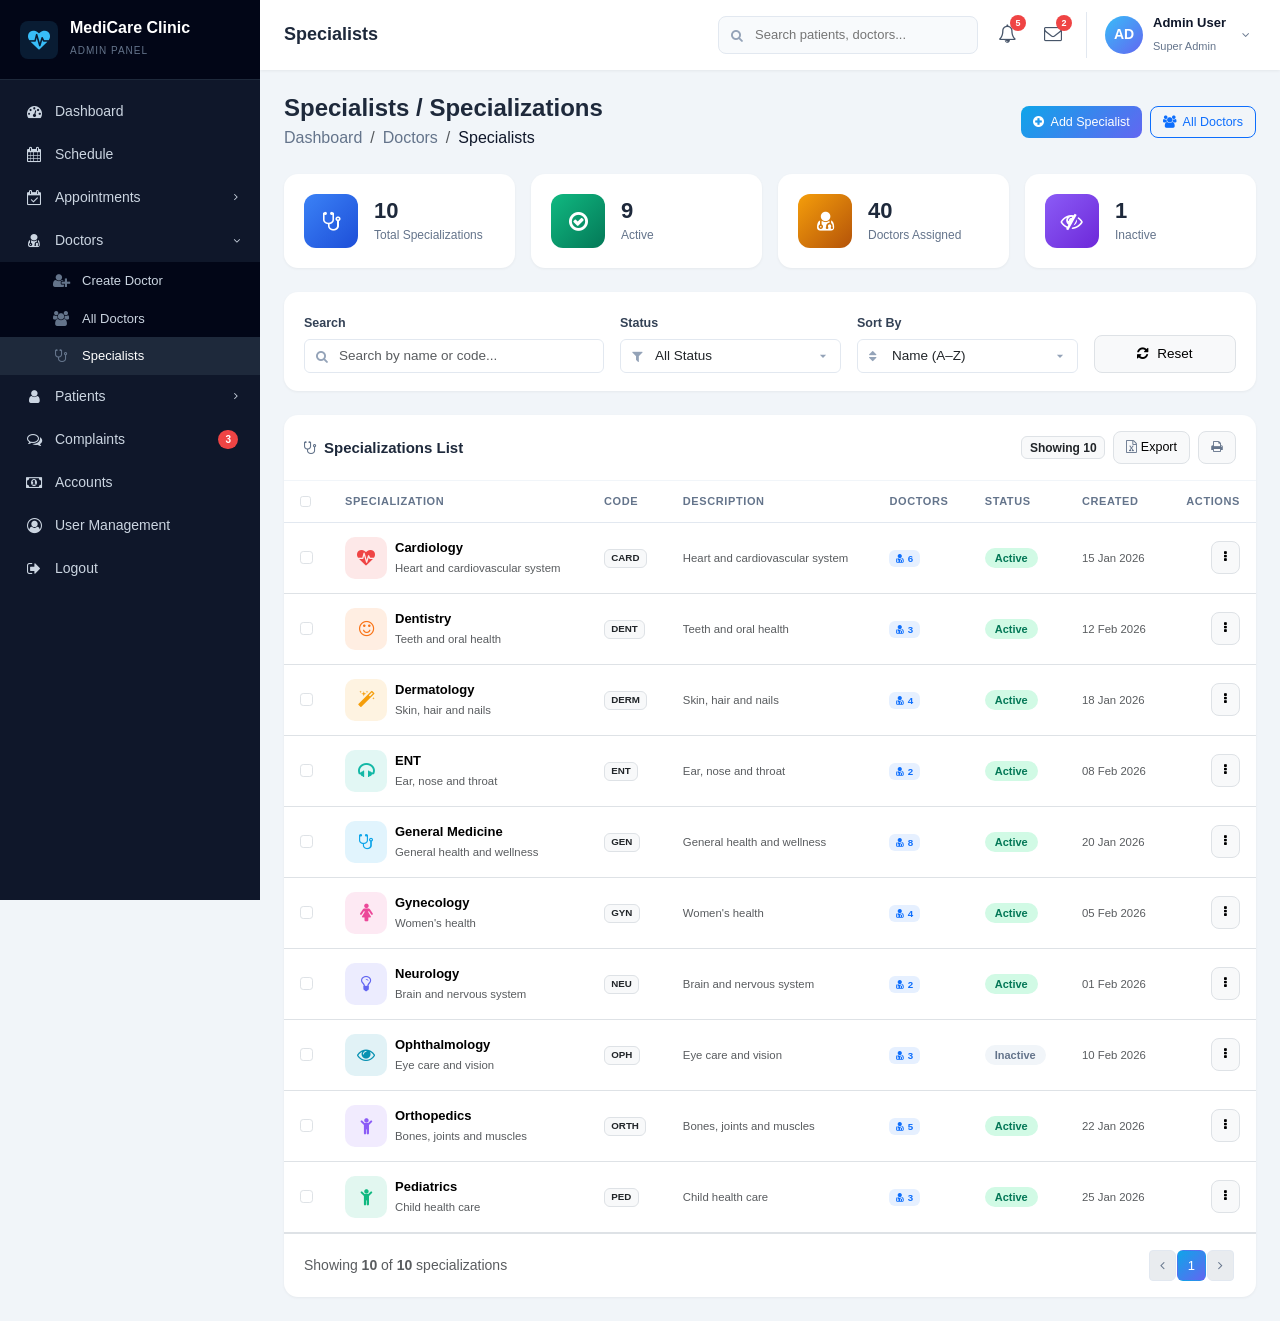
<file: frontend/doctors/specislists.html>
<!DOCTYPE html>
<html lang="en">

<head>
    <meta charset="UTF-8">
    <meta name="viewport" content="width=device-width, initial-scale=1.0">
    <title>Specialists - Clinic Admin</title>

    <!-- Bootstrap 5 -->
    <link href="https://cdn.jsdelivr.net/npm/bootstrap@5.3.3/dist/css/bootstrap.min.css" rel="stylesheet">
    <!-- Font Awesome 4 -->
    <link rel="stylesheet" href="https://cdnjs.cloudflare.com/ajax/libs/font-awesome/4.7.0/css/font-awesome.min.css">

    <style>
        :root {
            --sidebar-bg: #0f172a;
            --sidebar-hover: #1e293b;
            --sidebar-text: #cbd5e1;
            --accent: #38bdf8;
            --sidebar-w: 260px;
        }

        body {
            font-family: 'Segoe UI', Tahoma, Arial, sans-serif;
            background: #f1f5f9;
            color: #1e293b;
            overflow-x: hidden;
        }

        /* ---------- SIDEBAR ---------- */
        .sidebar {
            width: var(--sidebar-w);
            background: var(--sidebar-bg);
            color: var(--sidebar-text);
            position: fixed;
            top: 0;
            left: 0;
            bottom: 0;
            overflow-y: auto;
            transition: transform .3s ease;
            z-index: 1040;
            display: flex;
            flex-direction: column;
        }

        .sidebar::-webkit-scrollbar {
            width: 6px;
        }

        .sidebar::-webkit-scrollbar-thumb {
            background: #334155;
            border-radius: 4px;
        }

        .brand {
            padding: 18px 20px;
            display: flex;
            align-items: center;
            gap: 12px;
            background: #020617;
            border-bottom: 1px solid #1e293b;
            flex-shrink: 0;
        }

        .brand i {
            font-size: 22px;
            color: var(--accent);
            background: rgba(56, 189, 248, .12);
            padding: 8px;
            border-radius: 8px;
        }

        .brand-text h2 {
            font-size: 16px;
            color: #fff;
            margin: 0;
            font-weight: 600;
        }

        .brand-text span {
            font-size: 10px;
            color: #64748b;
            letter-spacing: 1px;
            text-transform: uppercase;
        }

        .nav-side {
            padding: 10px 0;
            flex: 1;
        }

        .nav-side .nav-title {
            font-size: 10px;
            text-transform: uppercase;
            letter-spacing: 1.2px;
            color: #475569;
            padding: 14px 22px 6px;
            font-weight: 600;
        }

        .nav-side .nav-link {
            display: flex;
            align-items: center;
            gap: 12px;
            padding: 11px 22px;
            color: var(--sidebar-text);
            font-size: 14px;
            text-decoration: none;
            border-left: 3px solid transparent;
            transition: all .2s;
            cursor: pointer;
        }

        .nav-side .nav-link:hover {
            background: var(--sidebar-hover);
            color: #fff;
        }

        .nav-side .nav-link.active {
            background: var(--sidebar-hover);
            color: #fff;
            border-left-color: var(--accent);
        }

        .nav-side .nav-link .fa:first-child {
            width: 18px;
            text-align: center;
            font-size: 15px;
        }

        .nav-side .nav-link .arrow {
            margin-left: auto;
            font-size: 11px;
            transition: transform .2s;
        }

        .nav-side .nav-link[aria-expanded="true"] .arrow {
            transform: rotate(90deg);
        }

        .submenu {
            background: #020617;
        }

        .submenu .nav-link {
            padding: 9px 22px 9px 52px;
            font-size: 13px;
            border-left: none;
        }

        .submenu .nav-link .fa {
            font-size: 11px;
            color: #64748b;
        }

        .badge-pill-sm {
            margin-left: auto;
            background: #ef4444;
            color: #fff;
            font-size: 10px;
            padding: 2px 7px;
            border-radius: 10px;
            font-weight: 600;
        }

        .sidebar-footer {
            border-top: 1px solid #1e293b;
            background: #020617;
            flex-shrink: 0;
        }

        .sidebar-footer .nav-link {
            color: #f87171;
        }

        .sidebar-footer .nav-link:hover {
            background: #450a0a;
            color: #fecaca;
        }

        /* ---------- MAIN ---------- */
        .main-wrap {
            margin-left: var(--sidebar-w);
            min-height: 100vh;
            display: flex;
            flex-direction: column;
            transition: margin-left .3s ease;
        }

        .topbar {
            background: #fff;
            padding: 12px 24px;
            display: flex;
            align-items: center;
            gap: 16px;
            box-shadow: 0 1px 3px rgba(0, 0, 0, .06);
            position: sticky;
            top: 0;
            z-index: 1030;
        }

        .toggle-btn {
            background: none;
            border: none;
            font-size: 20px;
            color: #334155;
            cursor: pointer;
            display: none;
            padding: 4px 8px;
        }

        .page-title {
            font-size: 18px;
            font-weight: 600;
            margin: 0;
        }

        .search-wrap {
            margin-left: auto;
            position: relative;
        }

        .search-wrap input {
            padding: 8px 12px 8px 36px;
            border: 1px solid #e2e8f0;
            border-radius: 8px;
            font-size: 13px;
            width: 260px;
            outline: none;
            background: #f8fafc;
            transition: all .2s;
        }

        .search-wrap input:focus {
            border-color: var(--accent);
            background: #fff;
        }

        .search-wrap .fa-search {
            position: absolute;
            left: 13px;
            top: 50%;
            transform: translateY(-50%);
            color: #94a3b8;
            font-size: 13px;
        }

        .top-icons {
            display: flex;
            align-items: center;
            gap: 20px;
        }

        .top-icons .icon-btn {
            position: relative;
            color: #475569;
            font-size: 18px;
            cursor: pointer;
            background: none;
            border: none;
            padding: 4px;
            transition: color .2s;
        }

        .top-icons .icon-btn:hover {
            color: #0f172a;
        }

        .top-icons .dot {
            position: absolute;
            top: -2px;
            right: -6px;
            background: #ef4444;
            color: #fff;
            font-size: 9px;
            min-width: 16px;
            height: 16px;
            padding: 0 4px;
            border-radius: 10px;
            display: flex;
            align-items: center;
            justify-content: center;
            font-weight: 600;
        }

        .user-chip {
            display: flex;
            align-items: center;
            gap: 10px;
            padding-left: 18px;
            border-left: 1px solid #e2e8f0;
            cursor: pointer;
            background: none;
            border-top: none;
            border-right: none;
            border-bottom: none;
        }

        .user-chip .avatar {
            width: 38px;
            height: 38px;
            border-radius: 50%;
            background: linear-gradient(135deg, #38bdf8, #6366f1);
            color: #fff;
            display: flex;
            align-items: center;
            justify-content: center;
            font-weight: 600;
            font-size: 14px;
        }

        .user-chip .info {
            text-align: left;
        }

        .user-chip .info strong {
            display: block;
            font-size: 13px;
            color: #0f172a;
        }

        .user-chip .info span {
            font-size: 11px;
            color: #64748b;
        }

        /* Content */
        .content {
            padding: 24px;
            flex: 1;
        }

        /* Stat cards */
        .stat-card {
            background: #fff;
            border-radius: 14px;
            padding: 20px;
            display: flex;
            align-items: center;
            gap: 16px;
            box-shadow: 0 1px 3px rgba(0, 0, 0, .05);
            transition: transform .2s, box-shadow .2s;
            height: 100%;
        }

        .stat-card:hover {
            transform: translateY(-4px);
            box-shadow: 0 10px 24px rgba(0, 0, 0, .08);
        }

        .stat-icon {
            width: 54px;
            height: 54px;
            border-radius: 12px;
            display: flex;
            align-items: center;
            justify-content: center;
            font-size: 22px;
            color: #fff;
            flex-shrink: 0;
        }

        .bg-grad-blue {
            background: linear-gradient(135deg, #3b82f6, #1d4ed8);
        }

        .bg-grad-green {
            background: linear-gradient(135deg, #10b981, #047857);
        }

        .bg-grad-orange {
            background: linear-gradient(135deg, #f59e0b, #b45309);
        }

        .bg-grad-purple {
            background: linear-gradient(135deg, #8b5cf6, #6d28d9);
        }

        .bg-grad-red {
            background: linear-gradient(135deg, #ef4444, #b91c1c);
        }

        .bg-grad-teal {
            background: linear-gradient(135deg, #14b8a6, #0f766e);
        }

        .stat-info h3 {
            font-size: 22px;
            font-weight: 700;
            margin: 0;
        }

        .stat-info p {
            font-size: 12px;
            color: #64748b;
            margin: 2px 0 0;
        }

        /* Panels */
        .panel {
            background: #fff;
            border-radius: 14px;
            box-shadow: 0 1px 3px rgba(0, 0, 0, .05);
            overflow: hidden;
            height: 100%;
        }

        .panel-head {
            padding: 16px 20px;
            border-bottom: 1px solid #f1f5f9;
            display: flex;
            align-items: center;
            justify-content: space-between;
        }

        .panel-head h6 {
            margin: 0;
            font-weight: 600;
            font-size: 15px;
        }

        .panel-head .fa {
            color: #64748b;
        }

        .panel-body {
            padding: 18px 20px;
        }

        /* Table */
        .table thead th {
            font-size: 11px;
            text-transform: uppercase;
            letter-spacing: .6px;
            color: #64748b;
            font-weight: 600;
            border-bottom: 1px solid #e2e8f0;
            padding: 12px 16px;
        }

        .table tbody td {
            padding: 14px 16px;
            font-size: 13px;
            vertical-align: middle;
        }

        .table tbody tr:hover {
            background: #f8fafc;
        }

        .status-badge {
            font-size: 11px;
            padding: 4px 10px;
            border-radius: 20px;
            font-weight: 600;
        }

        .st-active {
            background: #d1fae5;
            color: #047857;
        }

        .st-inactive {
            background: #f1f5f9;
            color: #64748b;
        }

        /* Overlay for mobile */
        .sidebar-overlay {
            position: fixed;
            inset: 0;
            background: rgba(0, 0, 0, .5);
            z-index: 1035;
            opacity: 0;
            visibility: hidden;
            transition: opacity .3s;
        }

        .sidebar-overlay.show {
            opacity: 1;
            visibility: visible;
        }

        /* Input with leading icon */
        .input-icon-wrap {
            position: relative;
        }

        .input-icon-wrap .input-icon {
            position: absolute;
            left: 12px;
            top: 50%;
            transform: translateY(-50%);
            color: #94a3b8;
            font-size: 13px;
            pointer-events: none;
            z-index: 3;
        }

        .input-icon-wrap .form-control,
        .input-icon-wrap .form-select {
            padding-left: 34px;
            font-size: 13.5px;
            border-color: #e2e8f0;
            transition: all .2s;
        }

        .input-icon-wrap textarea.form-control {
            padding-left: 14px;
        }

        .input-icon-wrap .form-control:focus,
        .input-icon-wrap .form-select:focus {
            border-color: #38bdf8;
            box-shadow: 0 0 0 3px rgba(56, 189, 248, .15);
        }

        .input-icon-wrap .form-select {
            background-position: right 12px center;
            appearance: none;
            -webkit-appearance: none;
            background-image: url("data:image/svg+xml,%3Csvg xmlns='http://www.w3.org/2000/svg' width='12' height='12' viewBox='0 0 16 16'%3E%3Cpath fill='%2394a3b8' d='M8 11L3 6h10z'/%3E%3C/svg%3E");
            background-repeat: no-repeat;
            background-size: 10px;
        }

        /* Form labels */
        .form-label {
            font-size: 12.5px;
            font-weight: 600;
            color: #334155;
            margin-bottom: 6px;
        }

        /* Buttons */
        .btn-primary {
            background: linear-gradient(135deg, #0ea5e9, #6366f1);
            border: none;
        }

        .btn-primary:hover {
            background: linear-gradient(135deg, #0284c7, #4f46e5);
        }

        .btn {
            border-radius: 8px;
            font-size: 13.5px;
            padding: 8px 16px;
        }

        .btn-sm {
            font-size: 12.5px;
            padding: 6px 12px;
        }

        /* Breadcrumb */
        .breadcrumb-item a {
            color: #64748b;
        }

        .breadcrumb-item.active {
            color: #0f172a;
            font-weight: 500;
        }

        /* Specialist icon badge */
        .spec-icon {
            width: 42px;
            height: 42px;
            border-radius: 10px;
            background: linear-gradient(135deg, #e0f2fe, #dbeafe);
            color: #0369a1;
            display: flex;
            align-items: center;
            justify-content: center;
            font-size: 18px;
            flex-shrink: 0;
        }

        /* Pagination */
        .pagination .page-link {
            color: #475569;
            border-color: #e2e8f0;
            border-radius: 6px;
            margin: 0 2px;
            font-size: 13px;
            padding: 5px 10px;
        }

        .pagination .page-item.active .page-link {
            background: linear-gradient(135deg, #0ea5e9, #6366f1);
            border-color: transparent;
            color: #fff;
        }

        .pagination .page-link:hover {
            background: #f1f5f9;
            color: #0f172a;
        }

        /* Dropdown menu */
        .dropdown-menu {
            font-size: 13px;
            border-radius: 10px;
            border: 1px solid #e2e8f0;
            padding: 6px;
        }

        .dropdown-item {
            border-radius: 6px;
            padding: 7px 10px;
        }

        .dropdown-item:hover {
            background: #f1f5f9;
        }

        /* Modal tweaks */
        .modal-content {
            border-radius: 14px;
            border: none;
        }

        .modal-header {
            border-bottom: 1px solid #f1f5f9;
            padding: 18px 22px;
        }

        .modal-title {
            font-size: 15px;
            font-weight: 600;
        }

        .modal-body {
            padding: 22px;
        }

        .modal-footer {
            border-top: 1px solid #f1f5f9;
            padding: 14px 22px;
        }

        .modal-header .fa-stethoscope,
        .modal-header .fa-pencil-square-o,
        .modal-header .fa-exclamation-triangle {
            color: #38bdf8;
        }

        .modal-header.bg-danger-soft {
            background: #fef2f2;
        }

        .modal-header.bg-danger-soft .fa-exclamation-triangle {
            color: #dc2626;
        }

        /* Icon picker */
        .icon-grid {
            display: grid;
            grid-template-columns: repeat(auto-fill, minmax(52px, 1fr));
            gap: 8px;
            max-height: 180px;
            overflow-y: auto;
            padding: 8px;
            background: #f8fafc;
            border: 1px solid #e2e8f0;
            border-radius: 10px;
        }

        .icon-choice {
            width: 48px;
            height: 48px;
            border-radius: 8px;
            background: #fff;
            border: 1px solid #e2e8f0;
            display: flex;
            align-items: center;
            justify-content: center;
            font-size: 18px;
            color: #475569;
            cursor: pointer;
            transition: all .15s;
        }

        .icon-choice:hover {
            border-color: #38bdf8;
            color: #0ea5e9;
        }

        .icon-choice.selected {
            background: #e0f2fe;
            border-color: #38bdf8;
            color: #0369a1;
            box-shadow: 0 0 0 2px rgba(56, 189, 248, .25);
        }

        /* Color picker */
        .color-grid {
            display: flex;
            flex-wrap: wrap;
            gap: 8px;
        }

        .color-choice {
            width: 32px;
            height: 32px;
            border-radius: 50%;
            cursor: pointer;
            border: 2px solid transparent;
            transition: transform .15s;
        }

        .color-choice:hover {
            transform: scale(1.1);
        }

        .color-choice.selected {
            border-color: #0f172a;
            box-shadow: 0 0 0 2px #fff inset;
        }

        /* Toast */
        .toast-container {
            z-index: 2000;
        }

        .toast {
            border-radius: 10px;
            border: none;
            box-shadow: 0 8px 24px rgba(0, 0, 0, .12);
            font-size: 13.5px;
        }

        /* Empty state */
        .empty-state {
            text-align: center;
            padding: 48px 20px;
            color: #64748b;
        }

        .empty-state .fa {
            font-size: 48px;
            opacity: .4;
            margin-bottom: 12px;
        }

        /* ---------- RESPONSIVE ---------- */
        @media (max-width: 991.98px) {
            .sidebar {
                transform: translateX(-100%);
            }

            .sidebar.show {
                transform: translateX(0);
            }

            .main-wrap {
                margin-left: 0;
            }

            .toggle-btn {
                display: inline-block;
            }

            .search-wrap input {
                width: 180px;
            }

            .user-chip .info {
                display: none;
            }
        }

        @media (max-width: 575.98px) {
            .search-wrap {
                display: none;
            }

            .content {
                padding: 16px;
            }
        }
    </style>
</head>

<body>

    <!-- ============ SIDEBAR ============ -->
    <aside class="sidebar" id="sidebar">

        <!-- Brand -->
        <div class="brand">
            <i class="fa fa-heartbeat" aria-hidden="true"></i>
            <div class="brand-text">
                <h2>MediCare Clinic</h2>
                <span>Admin Panel</span>
            </div>
        </div>

        <!-- Navigation -->
        <nav class="nav-side">

            <!-- Dashboard -->
            <a href="../dashboard.html" class="nav-link">
                <i class="fa fa-dashboard" aria-hidden="true"></i>
                <span>Dashboard</span>
            </a>

            <!-- Schedule -->
            <a href="../schedule.html" class="nav-link">
                <i class="fa fa-calendar" aria-hidden="true"></i>
                <span>Schedule</span>
            </a>

            <!-- Appointments (submenu) -->
            <a class="nav-link" data-bs-toggle="collapse" href="#menuAppointment" role="button" aria-expanded="false">
                <i class="fa fa-calendar-check-o" aria-hidden="true"></i>
                <span>Appointments</span>
                <i class="fa fa-angle-right arrow" aria-hidden="true"></i>
            </a>
            <div class="collapse submenu" id="menuAppointment">
                <a href="../appointments/create.html" class="nav-link">
                    <i class="fa fa-plus-circle" aria-hidden="true"></i> New Appointment
                </a>
                <a href="../appointments/appointments.html" class="nav-link">
                    <i class="fa fa-list-ul" aria-hidden="true"></i> All Appointments
                </a>
            </div>

            <!-- Doctors (submenu) -->
            <a class="nav-link" data-bs-toggle="collapse" href="#menuDoctors" role="button" aria-expanded="true">
                <i class="fa fa-user-md" aria-hidden="true"></i>
                <span>Doctors</span>
                <i class="fa fa-angle-right arrow" aria-hidden="true"></i>
            </a>
            <div class="collapse submenu show" id="menuDoctors">
                <a href="create.html" class="nav-link">
                    <i class="fa fa-user-plus" aria-hidden="true"></i> Create Doctor
                </a>
                <a href="doctors.html" class="nav-link">
                    <i class="fa fa-users" aria-hidden="true"></i> All Doctors
                </a>
                <a href="specislists.html" class="nav-link active">
                    <i class="fa fa-stethoscope" aria-hidden="true"></i> Specialists
                </a>
            </div>

            <!-- Patients (submenu) -->
            <a class="nav-link" data-bs-toggle="collapse" href="#menuPatients" role="button" aria-expanded="false">
                <i class="fa fa-user" aria-hidden="true"></i>
                <span>Patients</span>
                <i class="fa fa-angle-right arrow" aria-hidden="true"></i>
            </a>
            <div class="collapse submenu" id="menuPatients">
                <a href="../patients/create.html" class="nav-link">
                    <i class="fa fa-user-plus" aria-hidden="true"></i> New Patient
                </a>
                <a href="../patients/patients.html" class="nav-link">
                    <i class="fa fa-users" aria-hidden="true"></i> All Patients
                </a>
            </div>

            <!-- Complaints -->
            <a href="../complaints.html" class="nav-link">
                <i class="fa fa-comments-o" aria-hidden="true"></i>
                <span>Complaints</span>
                <span class="badge-pill-sm">3</span>
            </a>

            <!-- Accounts -->
            <a href="../accounts.html" class="nav-link">
                <i class="fa fa-money" aria-hidden="true"></i>
                <span>Accounts</span>
            </a>

            <!-- User Management -->
            <a href="../users.html" class="nav-link">
                <i class="fa fa-user-circle-o" aria-hidden="true"></i>
                <span>User Management</span>
            </a>

            <!-- Logout -->
            <a href="#" class="nav-link">
                <i class="fa fa-sign-out" aria-hidden="true"></i>
                <span>Logout</span>
            </a>

        </nav>
    </aside>

    <!-- Overlay (mobile) -->
    <div class="sidebar-overlay" id="overlay"></div>

    <!-- ============ MAIN ============ -->
    <div class="main-wrap" id="mainWrap">

        <!-- Topbar -->
        <header class="topbar">
            <button class="toggle-btn" id="toggleBtn" aria-label="Toggle sidebar">
                <i class="fa fa-bars" aria-hidden="true"></i>
            </button>
            <h1 class="page-title">Specialists</h1>

            <div class="search-wrap">
                <i class="fa fa-search" aria-hidden="true"></i>
                <input type="text" placeholder="Search patients, doctors...">
            </div>

            <div class="top-icons">
                <button class="icon-btn" title="Notifications">
                    <i class="fa fa-bell-o" aria-hidden="true"></i>
                    <span class="dot">5</span>
                </button>
                <button class="icon-btn" title="Messages">
                    <i class="fa fa-envelope-o" aria-hidden="true"></i>
                    <span class="dot">2</span>
                </button>
                <div class="dropdown">
                    <button class="user-chip" data-bs-toggle="dropdown" aria-expanded="false">
                        <div class="avatar">AD</div>
                        <div class="info">
                            <strong>Admin User</strong>
                            <span>Super Admin</span>
                        </div>
                        <i class="fa fa-angle-down" style="font-size:12px;color:#64748b;margin-left:6px;"></i>
                    </button>
                    <ul class="dropdown-menu dropdown-menu-end shadow-sm">
                        <li><a class="dropdown-item" href="#"><i class="fa fa-user-o me-2"></i>My Profile</a></li>
                        <li><a class="dropdown-item" href="#"><i class="fa fa-cog me-2"></i>Settings</a></li>
                        <li>
                            <hr class="dropdown-divider">
                        </li>
                        <li><a class="dropdown-item text-danger" href="#"><i class="fa fa-sign-out me-2"></i>Logout</a>
                        </li>
                    </ul>
                </div>
            </div>
        </header>

        <!-- ================= MAIN CONTENT: SPECIALISTS ================= -->
        <main class="content">

            <!-- Page Header -->
            <div class="d-flex flex-wrap justify-content-between align-items-center mb-4 gap-2">
                <div>
                    <h4 class="mb-1 fw-bold">Specialists / Specializations</h4>
                    <nav aria-label="breadcrumb">
                        <ol class="breadcrumb mb-0 small">
                            <li class="breadcrumb-item"><a href="../dashboard.html"
                                    class="text-decoration-none">Dashboard</a></li>
                            <li class="breadcrumb-item"><a href="doctors.html" class="text-decoration-none">Doctors</a>
                            </li>
                            <li class="breadcrumb-item active" aria-current="page">Specialists</li>
                        </ol>
                    </nav>
                </div>
                <div class="d-flex gap-2">
                    <button class="btn btn-primary btn-sm" data-bs-toggle="modal" data-bs-target="#specialistModal"
                        onclick="openCreateModal()">
                        <i class="fa fa-plus-circle me-1" aria-hidden="true"></i> Add Specialist
                    </button>
                    <a href="doctors.html" class="btn btn-outline-primary btn-sm">
                        <i class="fa fa-users me-1" aria-hidden="true"></i> All Doctors
                    </a>
                </div>
            </div>

            <!-- Quick Stats Row -->
            <div class="row g-3 mb-4">
                <div class="col-sm-6 col-lg-3">
                    <div class="stat-card">
                        <div class="stat-icon bg-grad-blue"><i class="fa fa-stethoscope" aria-hidden="true"></i></div>
                        <div class="stat-info">
                            <h3 id="statTotal">0</h3>
                            <p>Total Specializations</p>
                        </div>
                    </div>
                </div>
                <div class="col-sm-6 col-lg-3">
                    <div class="stat-card">
                        <div class="stat-icon bg-grad-green"><i class="fa fa-check-circle-o" aria-hidden="true"></i>
                        </div>
                        <div class="stat-info">
                            <h3 id="statActive">0</h3>
                            <p>Active</p>
                        </div>
                    </div>
                </div>
                <div class="col-sm-6 col-lg-3">
                    <div class="stat-card">
                        <div class="stat-icon bg-grad-orange"><i class="fa fa-user-md" aria-hidden="true"></i></div>
                        <div class="stat-info">
                            <h3 id="statDoctors">0</h3>
                            <p>Doctors Assigned</p>
                        </div>
                    </div>
                </div>
                <div class="col-sm-6 col-lg-3">
                    <div class="stat-card">
                        <div class="stat-icon bg-grad-purple"><i class="fa fa-eye-slash" aria-hidden="true"></i></div>
                        <div class="stat-info">
                            <h3 id="statInactive">0</h3>
                            <p>Inactive</p>
                        </div>
                    </div>
                </div>
            </div>

            <!-- Filters + Search -->
            <div class="panel mb-4">
                <div class="panel-body">
                    <div class="row g-3 align-items-end">
                        <div class="col-md-4">
                            <label class="form-label">Search</label>
                            <div class="input-icon-wrap">
                                <i class="fa fa-search input-icon" aria-hidden="true"></i>
                                <input type="text" class="form-control" id="searchInput"
                                    placeholder="Search by name or code...">
                            </div>
                        </div>
                        <div class="col-md-3">
                            <label class="form-label">Status</label>
                            <div class="input-icon-wrap">
                                <i class="fa fa-filter input-icon" aria-hidden="true"></i>
                                <select class="form-select" id="filterStatus">
                                    <option value="">All Status</option>
                                    <option value="active">Active</option>
                                    <option value="inactive">Inactive</option>
                                </select>
                            </div>
                        </div>
                        <div class="col-md-3">
                            <label class="form-label">Sort By</label>
                            <div class="input-icon-wrap">
                                <i class="fa fa-sort input-icon" aria-hidden="true"></i>
                                <select class="form-select" id="sortBy">
                                    <option value="name">Name (A–Z)</option>
                                    <option value="name-desc">Name (Z–A)</option>
                                    <option value="doctors">Doctors (High → Low)</option>
                                    <option value="date">Newest First</option>
                                </select>
                            </div>
                        </div>
                        <div class="col-md-2">
                            <button class="btn btn-light border w-100" onclick="resetFilters()">
                                <i class="fa fa-refresh me-1" aria-hidden="true"></i> Reset
                            </button>
                        </div>
                    </div>
                </div>
            </div>

            <!-- Specialists Table Card -->
            <div class="panel">
                <div class="panel-head">
                    <h6><i class="fa fa-stethoscope me-2" aria-hidden="true"></i>Specializations List</h6>
                    <div class="d-flex align-items-center gap-2">
                        <span class="badge bg-light text-dark border" id="countBadge">Showing 0</span>
                        <button class="btn btn-sm btn-light border" title="Export CSV" onclick="exportCSV()">
                            <i class="fa fa-file-excel-o" aria-hidden="true"></i> Export
                        </button>
                        <button class="btn btn-sm btn-light border" title="Print" onclick="window.print()">
                            <i class="fa fa-print" aria-hidden="true"></i>
                        </button>
                    </div>
                </div>

                <div class="table-responsive">
                    <table class="table align-middle mb-0">
                        <thead>
                            <tr>
                                <th style="width:36px;">
                                    <input type="checkbox" class="form-check-input" id="selectAll">
                                </th>
                                <th>Specialization</th>
                                <th>Code</th>
                                <th>Description</th>
                                <th>Doctors</th>
                                <th>Status</th>
                                <th>Created</th>
                                <th class="text-end">Actions</th>
                            </tr>
                        </thead>
                        <tbody id="specialistsTbody">
                            <!-- Rows injected by JS -->
                        </tbody>
                    </table>
                </div>

                <!-- Empty State (hidden by default) -->
                <div class="empty-state d-none" id="emptyState">
                    <i class="fa fa-stethoscope d-block" aria-hidden="true"></i>
                    <h6 class="mb-1">No specializations found</h6>
                    <p class="mb-3 small">Try adjusting your search or add a new specialization.</p>
                    <button class="btn btn-primary btn-sm" data-bs-toggle="modal" data-bs-target="#specialistModal"
                        onclick="openCreateModal()">
                        <i class="fa fa-plus-circle me-1" aria-hidden="true"></i> Add Specialist
                    </button>
                </div>

                <!-- Pagination -->
                <div
                    class="panel-head border-top border-bottom-0 d-flex flex-wrap justify-content-between align-items-center gap-2">
                    <div class="small text-muted" id="paginationInfo">
                        Showing <strong>0</strong> specializations
                    </div>
                    <nav>
                        <ul class="pagination pagination-sm mb-0">
                            <li class="page-item disabled">
                                <a class="page-link" href="#"><i class="fa fa-angle-left" aria-hidden="true"></i></a>
                            </li>
                            <li class="page-item active"><a class="page-link" href="#">1</a></li>
                            <li class="page-item disabled">
                                <a class="page-link" href="#"><i class="fa fa-angle-right" aria-hidden="true"></i></a>
                            </li>
                        </ul>
                    </nav>
                </div>
            </div>

        </main>
    </div>

    <!-- ============ ADD / EDIT SPECIALIST MODAL ============ -->
    <div class="modal fade" id="specialistModal" tabindex="-1" aria-hidden="true">
        <div class="modal-dialog modal-lg modal-dialog-centered">
            <div class="modal-content">
                <div class="modal-header">
                    <h5 class="modal-title">
                        <i class="fa fa-stethoscope me-2" aria-hidden="true"></i>
                        <span id="modalTitle">Add New Specialist</span>
                    </h5>
                    <button type="button" class="btn-close" data-bs-dismiss="modal" aria-label="Close"></button>
                </div>
                <div class="modal-body">
                    <form id="specialistForm" novalidate>
                        <input type="hidden" id="specialistId">

                        <div class="row g-3">

                            <div class="col-md-8">
                                <label class="form-label">Specialization Name <span class="text-danger">*</span></label>
                                <div class="input-icon-wrap">
                                    <i class="fa fa-stethoscope input-icon" aria-hidden="true"></i>
                                    <input type="text" class="form-control" id="specName" placeholder="e.g. Cardiology"
                                        required>
                                </div>
                            </div>

                            <div class="col-md-4">
                                <label class="form-label">Code <span class="text-danger">*</span></label>
                                <div class="input-icon-wrap">
                                    <i class="fa fa-hashtag input-icon" aria-hidden="true"></i>
                                    <input type="text" class="form-control" id="specCode" placeholder="e.g. CARD"
                                        required>
                                </div>
                            </div>

                            <div class="col-12">
                                <label class="form-label">Description</label>
                                <textarea class="form-control" id="specDesc" rows="2"
                                    placeholder="Short description of this specialization..."></textarea>
                            </div>

                            <div class="col-md-6">
                                <label class="form-label">Icon</label>
                                <div class="icon-grid" id="iconGrid">
                                    <!-- Injected by JS -->
                                </div>
                                <input type="hidden" id="specIcon" value="fa-stethoscope">
                            </div>

                            <div class="col-md-6">
                                <label class="form-label">Color</label>
                                <div class="color-grid" id="colorGrid">
                                    <!-- Injected by JS -->
                                </div>
                                <input type="hidden" id="specColor" value="#0ea5e9">

                                <label class="form-label mt-3">Status</label>
                                <div class="form-check form-switch">
                                    <input class="form-check-input" type="checkbox" id="specStatus" checked>
                                    <label class="form-check-label ms-2" for="specStatus">
                                        <strong>Active</strong>
                                    </label>
                                </div>
                            </div>

                        </div>
                    </form>
                </div>
                <div class="modal-footer">
                    <button type="button" class="btn btn-light border" data-bs-dismiss="modal">
                        <i class="fa fa-times me-1" aria-hidden="true"></i> Cancel
                    </button>
                    <button type="button" class="btn btn-primary" onclick="saveSpecialist()">
                        <i class="fa fa-check me-1" aria-hidden="true"></i>
                        <span id="saveBtnText">Save Specialist</span>
                    </button>
                </div>
            </div>
        </div>
    </div>

    <!-- ============ DELETE CONFIRM MODAL ============ -->
    <div class="modal fade" id="deleteModal" tabindex="-1" aria-hidden="true">
        <div class="modal-dialog modal-dialog-centered modal-sm">
            <div class="modal-content">
                <div class="modal-header bg-danger-soft">
                    <h5 class="modal-title">
                        <i class="fa fa-exclamation-triangle me-2" aria-hidden="true"></i>Confirm Delete
                    </h5>
                    <button type="button" class="btn-close" data-bs-dismiss="modal" aria-label="Close"></button>
                </div>
                <div class="modal-body text-center">
                    <p class="mb-1">Are you sure you want to delete</p>
                    <p class="fw-bold mb-2" id="deleteName">Specialization Name</p>
                    <p class="text-muted small mb-0">This action cannot be undone.</p>
                    <input type="hidden" id="deleteId">
                </div>
                <div class="modal-footer justify-content-center">
                    <button type="button" class="btn btn-light border btn-sm" data-bs-dismiss="modal">Cancel</button>
                    <button type="button" class="btn btn-danger btn-sm" onclick="confirmDelete()">
                        <i class="fa fa-trash me-1" aria-hidden="true"></i> Delete
                    </button>
                </div>
            </div>
        </div>
    </div>

    <!-- Toast Container -->
    <div class="toast-container position-fixed top-0 end-0 p-3" id="toastContainer"></div>

    <!-- Bootstrap 5 JS -->
    <script src="https://cdn.jsdelivr.net/npm/bootstrap@5.3.3/dist/js/bootstrap.bundle.min.js"></script>

    <script>
        /* =========================================================
           STATE / DATA
           ========================================================= */
        let specialists = [
            { id: 1, name: 'Cardiology', code: 'CARD', desc: 'Heart and cardiovascular system', icon: 'fa-heartbeat', color: '#ef4444', doctors: 6, status: 'active', created: '2026-01-15' },
            { id: 2, name: 'Dermatology', code: 'DERM', desc: 'Skin, hair and nails', icon: 'fa-magic', color: '#f59e0b', doctors: 4, status: 'active', created: '2026-01-18' },
            { id: 3, name: 'General Medicine', code: 'GEN', desc: 'General health and wellness', icon: 'fa-stethoscope', color: '#0ea5e9', doctors: 8, status: 'active', created: '2026-01-20' },
            { id: 4, name: 'Orthopedics', code: 'ORTH', desc: 'Bones, joints and muscles', icon: 'fa-child', color: '#8b5cf6', doctors: 5, status: 'active', created: '2026-01-22' },
            { id: 5, name: 'Pediatrics', code: 'PED', desc: 'Child health care', icon: 'fa-child', color: '#10b981', doctors: 3, status: 'active', created: '2026-01-25' },
            { id: 6, name: 'Neurology', code: 'NEU', desc: 'Brain and nervous system', icon: 'fa-lightbulb-o', color: '#6366f1', doctors: 2, status: 'active', created: '2026-02-01' },
            { id: 7, name: 'Gynecology', code: 'GYN', desc: "Women's health", icon: 'fa-female', color: '#ec4899', doctors: 4, status: 'active', created: '2026-02-05' },
            { id: 8, name: 'ENT', code: 'ENT', desc: 'Ear, nose and throat', icon: 'fa-headphones', color: '#14b8a6', doctors: 2, status: 'active', created: '2026-02-08' },
            { id: 9, name: 'Ophthalmology', code: 'OPH', desc: 'Eye care and vision', icon: 'fa-eye', color: '#0891b2', doctors: 3, status: 'inactive', created: '2026-02-10' },
            { id: 10, name: 'Dentistry', code: 'DENT', desc: 'Teeth and oral health', icon: 'fa-smile-o', color: '#f97316', doctors: 3, status: 'active', created: '2026-02-12' },
        ];
        let nextId = 11;

        /* Available Font Awesome 4 icons for specializations */
        const AVAILABLE_ICONS = [
            'fa-stethoscope', 'fa-heartbeat', 'fa-user-md', 'fa-hospital-o',
            'fa-magic', 'fa-child', 'fa-female', 'fa-male',
            'fa-eye', 'fa-smile-o', 'fa-headphones', 'fa-lightbulb-o',
            'fa-plus-square', 'fa-medkit', 'fa-ambulance', 'fa-thermometer',
            'fa-flask', 'fa-microscope', 'fa-wheelchair', 'fa-heart-o',
            'fa-hand-o-right', 'fa-shield', 'fa-lemon-o', 'fa-bolt'
        ];

        /* Available colors */
        const AVAILABLE_COLORS = [
            '#0ea5e9', '#6366f1', '#8b5cf6', '#ec4899',
            '#ef4444', '#f59e0b', '#10b981', '#14b8a6',
            '#0891b2', '#f97316', '#84cc16', '#64748b'
        ];

        /* =========================================================
           HELPERS
           ========================================================= */
        const specModal = new bootstrap.Modal(document.getElementById('specialistModal'));
        const deleteModal = new bootstrap.Modal(document.getElementById('deleteModal'));

        function initials(str) {
            return str.split(' ').map(w => w[0]).slice(0, 2).join('').toUpperCase();
        }

        function formatDate(d) {
            const dt = new Date(d);
            return dt.toLocaleDateString('en-GB', { day: '2-digit', month: 'short', year: 'numeric' });
        }

        function showToast(message, type = 'success') {
            const id = 'toast-' + Date.now();
            const icons = { success: 'fa-check-circle', danger: 'fa-times-circle', info: 'fa-info-circle', warning: 'fa-exclamation-triangle' };
            const colors = { success: '#10b981', danger: '#ef4444', info: '#0ea5e9', warning: '#f59e0b' };
            const html = `
        <div id="${id}" class="toast" role="alert">
          <div class="toast-body d-flex align-items-center gap-2">
            <i class="fa ${icons[type]}" style="color:${colors[type]};font-size:18px;" aria-hidden="true"></i>
            <span class="flex-grow-1">${message}</span>
            <button type="button" class="btn-close btn-close-sm" data-bs-dismiss="toast"></button>
          </div>
        </div>`;
            document.getElementById('toastContainer').insertAdjacentHTML('beforeend', html);
            const el = document.getElementById(id);
            const t = new bootstrap.Toast(el, { delay: 2600 });
            t.show();
            el.addEventListener('hidden.bs.toast', () => el.remove());
        }

        /* =========================================================
           RENDER
           ========================================================= */
        function renderStats() {
            const total = specialists.length;
            const active = specialists.filter(s => s.status === 'active').length;
            const inactive = specialists.filter(s => s.status === 'inactive').length;
            const doctors = specialists.reduce((sum, s) => sum + (s.doctors || 0), 0);
            document.getElementById('statTotal').textContent = total;
            document.getElementById('statActive').textContent = active;
            document.getElementById('statInactive').textContent = inactive;
            document.getElementById('statDoctors').textContent = doctors;
        }

        function getFiltered() {
            const q = document.getElementById('searchInput').value.trim().toLowerCase();
            const status = document.getElementById('filterStatus').value;
            const sort = document.getElementById('sortBy').value;

            let list = specialists.filter(s => {
                const matchQ = !q || s.name.toLowerCase().includes(q) || s.code.toLowerCase().includes(q) || s.desc.toLowerCase().includes(q);
                const matchS = !status || s.status === status;
                return matchQ && matchS;
            });

            if (sort === 'name') list.sort((a, b) => a.name.localeCompare(b.name));
            if (sort === 'name-desc') list.sort((a, b) => b.name.localeCompare(a.name));
            if (sort === 'doctors') list.sort((a, b) => b.doctors - a.doctors);
            if (sort === 'date') list.sort((a, b) => new Date(b.created) - new Date(a.created));

            return list;
        }

        function renderTable() {
            const list = getFiltered();
            const tbody = document.getElementById('specialistsTbody');
            const empty = document.getElementById('emptyState');

            document.getElementById('countBadge').textContent = 'Showing ' + list.length;
            document.getElementById('paginationInfo').innerHTML =
                'Showing <strong>' + list.length + '</strong> of <strong>' + specialists.length + '</strong> specializations';

            if (!list.length) {
                tbody.innerHTML = '';
                empty.classList.remove('d-none');
                return;
            }
            empty.classList.add('d-none');

            tbody.innerHTML = list.map(s => `
        <tr>
          <td><input type="checkbox" class="form-check-input row-check" data-id="${s.id}"></td>
          <td>
            <div class="d-flex align-items-center gap-2">
              <div class="spec-icon" style="background:${hexToSoft(s.color)};color:${s.color};">
                <i class="fa ${s.icon}" aria-hidden="true"></i>
              </div>
              <div>
                <div class="fw-semibold">${escapeHtml(s.name)}</div>
                <small class="text-muted">${escapeHtml(s.desc) || '—'}</small>
              </div>
            </div>
          </td>
          <td><span class="badge bg-light text-dark border">${escapeHtml(s.code)}</span></td>
          <td><small class="text-muted">${escapeHtml(s.desc) || '—'}</small></td>
          <td>
            <span class="badge bg-primary bg-opacity-10 text-primary">
              <i class="fa fa-user-md me-1" aria-hidden="true"></i>${s.doctors}
            </span>
          </td>
          <td>
            ${s.status === 'active'
                    ? '<span class="status-badge st-active">Active</span>'
                    : '<span class="status-badge st-inactive">Inactive</span>'}
          </td>
          <td><small class="text-muted">${formatDate(s.created)}</small></td>
          <td class="text-end">
            <div class="dropdown">
              <button class="btn btn-sm btn-light border" data-bs-toggle="dropdown">
                <i class="fa fa-ellipsis-v" aria-hidden="true"></i>
              </button>
              <ul class="dropdown-menu dropdown-menu-end shadow-sm">
                <li><a class="dropdown-item" href="#" onclick="openEditModal(${s.id}); return false;">
                  <i class="fa fa-pencil me-2" aria-hidden="true"></i>Edit</a></li>
                <li><a class="dropdown-item" href="#" onclick="toggleStatus(${s.id}); return false;">
                  <i class="fa ${s.status === 'active' ? 'fa-pause-circle-o' : 'fa-play-circle-o'} me-2" aria-hidden="true"></i>
                  Mark ${s.status === 'active' ? 'Inactive' : 'Active'}</a></li>
                <li><a class="dropdown-item" href="#" onclick="viewDoctors(${s.id}); return false;">
                  <i class="fa fa-users me-2" aria-hidden="true"></i>View Doctors</a></li>
                <li><hr class="dropdown-divider"></li>
                <li><a class="dropdown-item text-danger" href="#" onclick="openDeleteModal(${s.id}); return false;">
                  <i class="fa fa-trash me-2" aria-hidden="true"></i>Delete</a></li>
              </ul>
            </div>
          </td>
        </tr>
      `).join('');
        }

        function hexToSoft(hex) {
            // Convert hex to rgba with light alpha background
            const c = hex.replace('#', '');
            const r = parseInt(c.substring(0, 2), 16);
            const g = parseInt(c.substring(2, 4), 16);
            const b = parseInt(c.substring(4, 6), 16);
            return `rgba(${r},${g},${b},0.12)`;
        }

        function escapeHtml(str) {
            if (!str) return '';
            return String(str)
                .replace(/&/g, '&amp;')
                .replace(/</g, '&lt;')
                .replace(/>/g, '&gt;')
                .replace(/"/g, '&quot;')
                .replace(/'/g, '&#039;');
        }

        /* =========================================================
           ICON + COLOR PICKER
           ========================================================= */
        function renderIconPicker(selected) {
            const grid = document.getElementById('iconGrid');
            grid.innerHTML = AVAILABLE_ICONS.map(ic =>
                `<div class="icon-choice ${ic === selected ? 'selected' : ''}" data-icon="${ic}" onclick="pickIcon('${ic}')">
           <i class="fa ${ic}" aria-hidden="true"></i>
         </div>`
            ).join('');
        }

        function pickIcon(ic) {
            document.getElementById('specIcon').value = ic;
            document.querySelectorAll('#iconGrid .icon-choice').forEach(el => {
                el.classList.toggle('selected', el.dataset.icon === ic);
            });
        }

        function renderColorPicker(selected) {
            const grid = document.getElementById('colorGrid');
            grid.innerHTML = AVAILABLE_COLORS.map(c =>
                `<div class="color-choice ${c === selected ? 'selected' : ''}" style="background:${c};" data-color="${c}" onclick="pickColor('${c}')"></div>`
            ).join('');
        }

        function pickColor(c) {
            document.getElementById('specColor').value = c;
            document.querySelectorAll('#colorGrid .color-choice').forEach(el => {
                el.classList.toggle('selected', el.dataset.color === c);
            });
        }

        /* =========================================================
           CREATE
           ========================================================= */
        function openCreateModal() {
            document.getElementById('modalTitle').textContent = 'Add New Specialist';
            document.getElementById('saveBtnText').textContent = 'Save Specialist';
            document.getElementById('specialistForm').reset();
            document.getElementById('specialistId').value = '';
            document.getElementById('specStatus').checked = true;
            document.getElementById('specIcon').value = 'fa-stethoscope';
            document.getElementById('specColor').value = '#0ea5e9';
            renderIconPicker('fa-stethoscope');
            renderColorPicker('#0ea5e9');
        }

        /* =========================================================
           UPDATE
           ========================================================= */
        function openEditModal(id) {
            const s = specialists.find(x => x.id === id);
            if (!s) return;

            document.getElementById('modalTitle').textContent = 'Edit Specialist';
            document.getElementById('saveBtnText').textContent = 'Update Specialist';
            document.getElementById('specialistId').value = s.id;
            document.getElementById('specName').value = s.name;
            document.getElementById('specCode').value = s.code;
            document.getElementById('specDesc').value = s.desc;
            document.getElementById('specStatus').checked = s.status === 'active';
            document.getElementById('specIcon').value = s.icon;
            document.getElementById('specColor').value = s.color;
            renderIconPicker(s.icon);
            renderColorPicker(s.color);
            specModal.show();
        }

        /* =========================================================
           SAVE (create or update)
           ========================================================= */
        function saveSpecialist() {
            const id = document.getElementById('specialistId').value;
            const name = document.getElementById('specName').value.trim();
            const code = document.getElementById('specCode').value.trim().toUpperCase();
            const desc = document.getElementById('specDesc').value.trim();
            const icon = document.getElementById('specIcon').value || 'fa-stethoscope';
            const color = document.getElementById('specColor').value || '#0ea5e9';
            const status = document.getElementById('specStatus').checked ? 'active' : 'inactive';

            // Validation
            if (!name) { showToast('Please enter specialization name', 'warning'); return; }
            if (!code) { showToast('Please enter a code', 'warning'); return; }

            // Duplicate check (exclude current editing id)
            const dupName = specialists.some(s => s.name.toLowerCase() === name.toLowerCase() && s.id != id);
            if (dupName) { showToast('Specialization name already exists', 'danger'); return; }
            const dupCode = specialists.some(s => s.code.toLowerCase() === code.toLowerCase() && s.id != id);
            if (dupCode) { showToast('Code already exists', 'danger'); return; }

            if (id) {
                // UPDATE
                const idx = specialists.findIndex(x => x.id == id);
                specialists[idx] = { ...specialists[idx], name, code, desc, icon, color, status };
                showToast('Specialization updated successfully', 'success');
            } else {
                // CREATE
                specialists.push({
                    id: nextId++,
                    name, code, desc, icon, color,
                    doctors: 0,
                    status,
                    created: new Date().toISOString().slice(0, 10)
                });
                showToast('Specialization added successfully', 'success');
            }

            specModal.hide();
            renderStats();
            renderTable();
        }

        /* =========================================================
           DELETE
           ========================================================= */
        function openDeleteModal(id) {
            const s = specialists.find(x => x.id === id);
            if (!s) return;
            document.getElementById('deleteName').textContent = s.name;
            document.getElementById('deleteId').value = id;
            deleteModal.show();
        }

        function confirmDelete() {
            const id = parseInt(document.getElementById('deleteId').value, 10);
            specialists = specialists.filter(x => x.id !== id);
            deleteModal.hide();
            showToast('Specialization deleted', 'danger');
            renderStats();
            renderTable();
        }

        /* =========================================================
           ACTIONS
           ========================================================= */
        function toggleStatus(id) {
            const s = specialists.find(x => x.id === id);
            if (!s) return;
            s.status = s.status === 'active' ? 'inactive' : 'active';
            showToast(`Marked as ${s.status}`, 'info');
            renderStats();
            renderTable();
        }

        function viewDoctors(id) {
            const s = specialists.find(x => x.id === id);
            if (!s) return;
            showToast(`Viewing ${s.doctors} doctors in ${s.name}`, 'info');
            // In a real app: window.location.href = `doctors.html?spec=${s.code}`;
        }

        /* =========================================================
           FILTERS / SEARCH / SORT
           ========================================================= */
        document.getElementById('searchInput').addEventListener('input', renderTable);
        document.getElementById('filterStatus').addEventListener('change', renderTable);
        document.getElementById('sortBy').addEventListener('change', renderTable);

        function resetFilters() {
            document.getElementById('searchInput').value = '';
            document.getElementById('filterStatus').value = '';
            document.getElementById('sortBy').value = 'name';
            renderTable();
        }

        /* =========================================================
           SELECT ALL
           ========================================================= */
        document.getElementById('selectAll').addEventListener('change', function () {
            document.querySelectorAll('.row-check').forEach(cb => cb.checked = this.checked);
        });

        /* =========================================================
           EXPORT CSV
           ========================================================= */
        function exportCSV() {
            const list = getFiltered();
            if (!list.length) { showToast('Nothing to export', 'warning'); return; }
            const rows = [['ID', 'Name', 'Code', 'Description', 'Doctors', 'Status', 'Created']];
            list.forEach(s => rows.push([s.id, s.name, s.code, s.desc, s.doctors, s.status, s.created]));
            const csv = rows.map(r => r.map(v => `"${String(v).replace(/"/g, '""')}"`).join(',')).join('\n');
            const blob = new Blob([csv], { type: 'text/csv;charset=utf-8;' });
            const url = URL.createObjectURL(blob);
            const a = document.createElement('a');
            a.href = url;
            a.download = 'specialists_' + new Date().toISOString().slice(0, 10) + '.csv';
            a.click();
            URL.revokeObjectURL(url);
            showToast('Exported ' + list.length + ' rows', 'success');
        }

        /* =========================================================
           SIDEBAR + TOPBAR EVENTS
           ========================================================= */
        const sidebar = document.getElementById('sidebar');
        const overlay = document.getElementById('overlay');
        const toggleBtn = document.getElementById('toggleBtn');

        toggleBtn.addEventListener('click', () => {
            sidebar.classList.toggle('show');
            overlay.classList.toggle('show');
        });
        overlay.addEventListener('click', () => {
            sidebar.classList.remove('show');
            overlay.classList.remove('show');
        });

        document.querySelectorAll('.nav-side .nav-link').forEach(link => {
            link.addEventListener('click', function (e) {
                if (this.hasAttribute('data-bs-toggle')) return;
                document.querySelectorAll('.nav-side .nav-link').forEach(l => l.classList.remove('active'));
                this.classList.add('active');
            });
        });

        /* =========================================================
           INIT
           ========================================================= */
        renderStats();
        renderTable();
    </script>

</body>

</html>
</file>
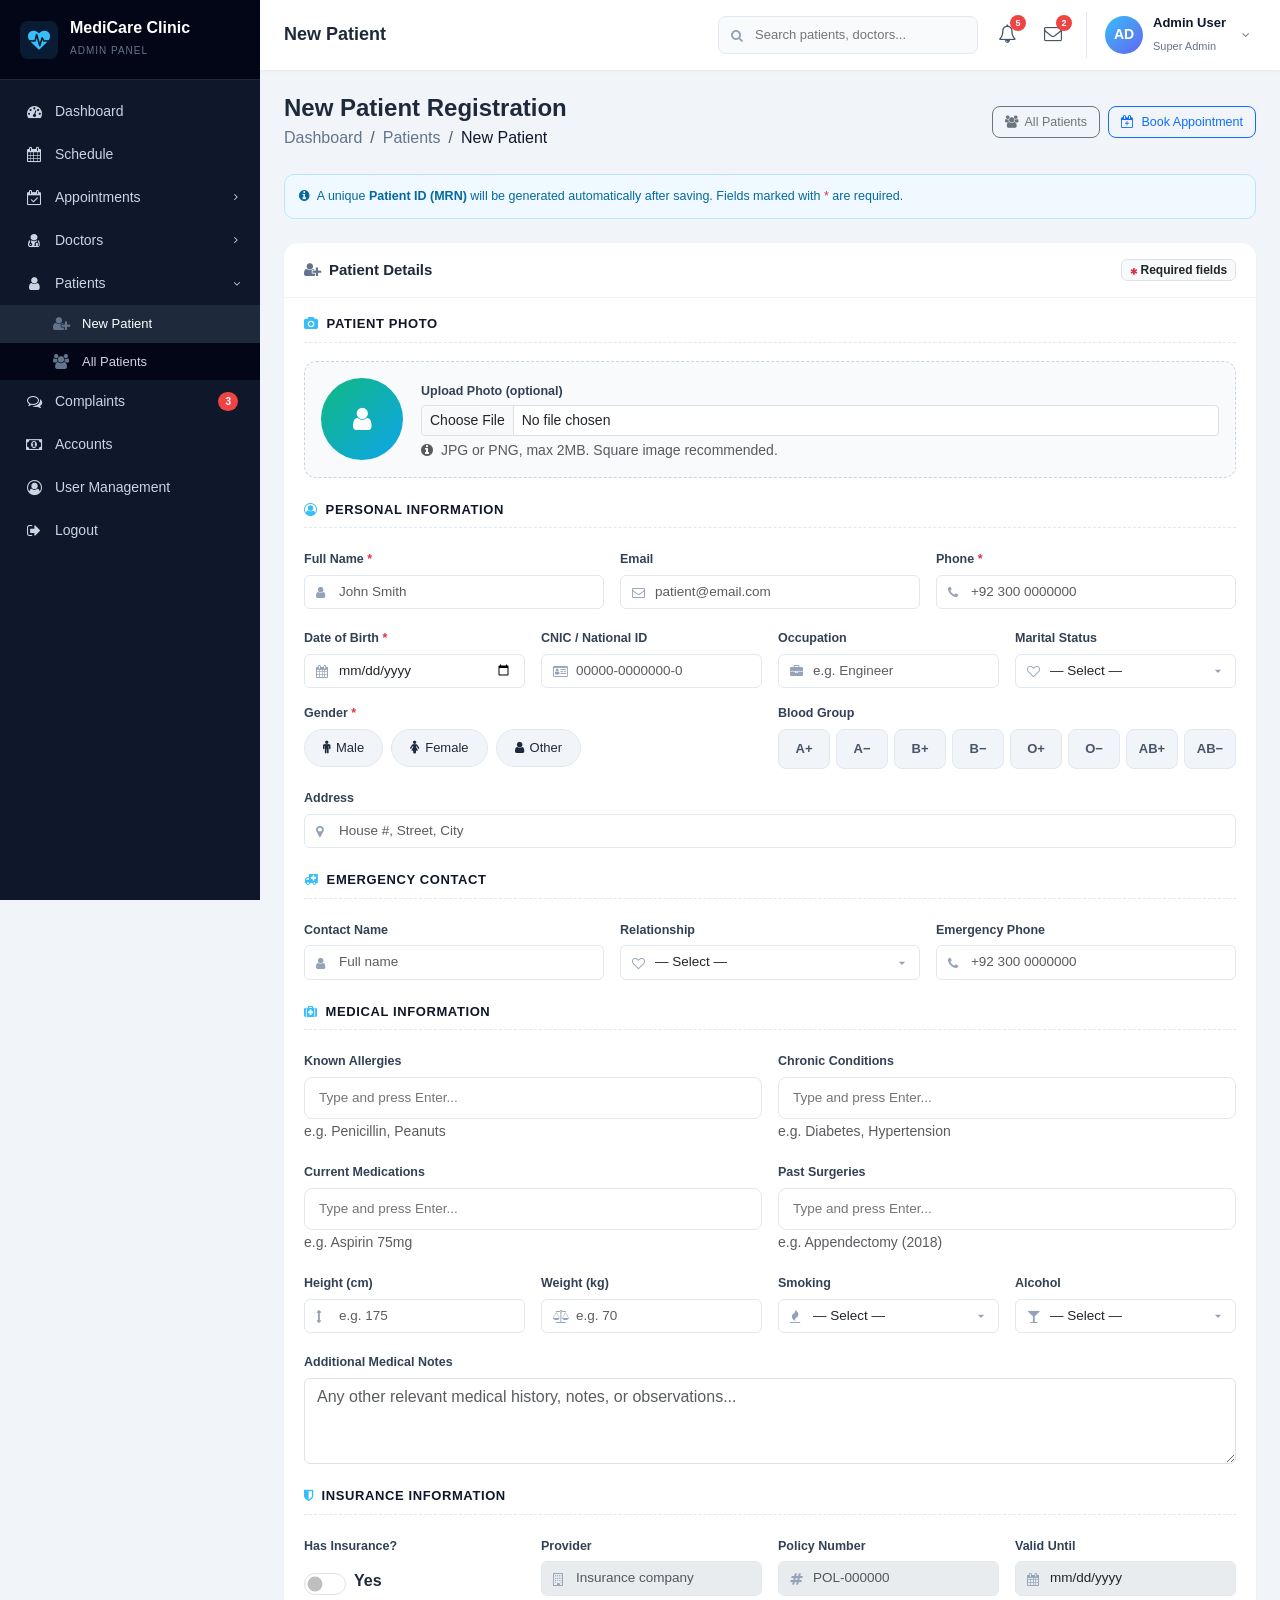
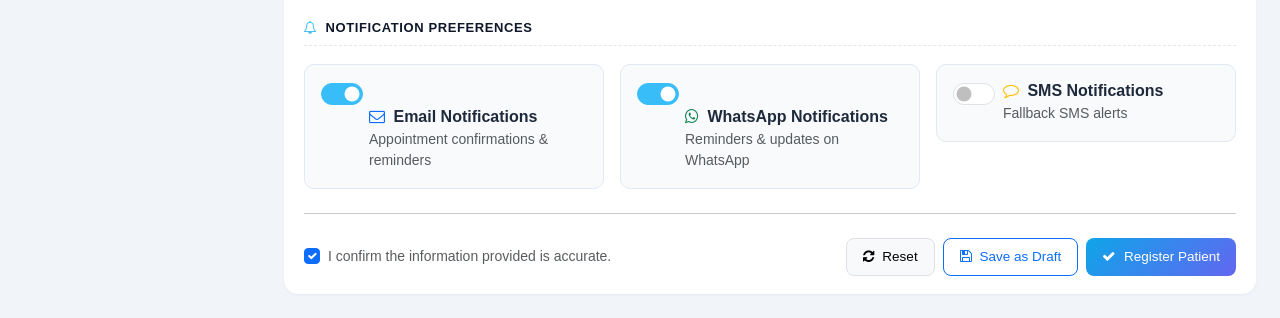
<file: frontend/patients/create.html>
<!DOCTYPE html>
<html lang="en">

<head>
    <meta charset="UTF-8">
    <meta name="viewport" content="width=device-width, initial-scale=1.0">
    <title>New Patient - Clinic Admin</title>

    <!-- Bootstrap 5 -->
    <link href="https://cdn.jsdelivr.net/npm/bootstrap@5.3.3/dist/css/bootstrap.min.css" rel="stylesheet">
    <!-- Font Awesome 4 -->
    <link rel="stylesheet" href="https://cdnjs.cloudflare.com/ajax/libs/font-awesome/4.7.0/css/font-awesome.min.css">

    <style>
        :root {
            --sidebar-bg: #0f172a;
            --sidebar-hover: #1e293b;
            --sidebar-text: #cbd5e1;
            --accent: #38bdf8;
            --sidebar-w: 260px;
        }

        body {
            font-family: 'Segoe UI', Tahoma, Arial, sans-serif;
            background: #f1f5f9;
            color: #1e293b;
            overflow-x: hidden;
        }

        /* ---------- SIDEBAR ---------- */
        .sidebar {
            width: var(--sidebar-w);
            background: var(--sidebar-bg);
            color: var(--sidebar-text);
            position: fixed;
            top: 0;
            left: 0;
            bottom: 0;
            overflow-y: auto;
            transition: transform .3s ease;
            z-index: 1040;
            display: flex;
            flex-direction: column;
        }

        .sidebar::-webkit-scrollbar {
            width: 6px;
        }

        .sidebar::-webkit-scrollbar-thumb {
            background: #334155;
            border-radius: 4px;
        }

        .brand {
            padding: 18px 20px;
            display: flex;
            align-items: center;
            gap: 12px;
            background: #020617;
            border-bottom: 1px solid #1e293b;
            flex-shrink: 0;
        }

        .brand i {
            font-size: 22px;
            color: var(--accent);
            background: rgba(56, 189, 248, .12);
            padding: 8px;
            border-radius: 8px;
        }

        .brand-text h2 {
            font-size: 16px;
            color: #fff;
            margin: 0;
            font-weight: 600;
        }

        .brand-text span {
            font-size: 10px;
            color: #64748b;
            letter-spacing: 1px;
            text-transform: uppercase;
        }

        .nav-side {
            padding: 10px 0;
            flex: 1;
        }

        .nav-side .nav-title {
            font-size: 10px;
            text-transform: uppercase;
            letter-spacing: 1.2px;
            color: #475569;
            padding: 14px 22px 6px;
            font-weight: 600;
        }

        .nav-side .nav-link {
            display: flex;
            align-items: center;
            gap: 12px;
            padding: 11px 22px;
            color: var(--sidebar-text);
            font-size: 14px;
            text-decoration: none;
            border-left: 3px solid transparent;
            transition: all .2s;
            cursor: pointer;
        }

        .nav-side .nav-link:hover {
            background: var(--sidebar-hover);
            color: #fff;
        }

        .nav-side .nav-link.active {
            background: var(--sidebar-hover);
            color: #fff;
            border-left-color: var(--accent);
        }

        .nav-side .nav-link .fa:first-child {
            width: 18px;
            text-align: center;
            font-size: 15px;
        }

        .nav-side .nav-link .arrow {
            margin-left: auto;
            font-size: 11px;
            transition: transform .2s;
        }

        .nav-side .nav-link[aria-expanded="true"] .arrow {
            transform: rotate(90deg);
        }

        .submenu {
            background: #020617;
        }

        .submenu .nav-link {
            padding: 9px 22px 9px 52px;
            font-size: 13px;
            border-left: none;
        }

        .submenu .nav-link .fa {
            font-size: 11px;
            color: #64748b;
        }

        .badge-pill-sm {
            margin-left: auto;
            background: #ef4444;
            color: #fff;
            font-size: 10px;
            padding: 2px 7px;
            border-radius: 10px;
            font-weight: 600;
        }

        .sidebar-footer {
            border-top: 1px solid #1e293b;
            background: #020617;
            flex-shrink: 0;
        }

        .sidebar-footer .nav-link {
            color: #f87171;
        }

        .sidebar-footer .nav-link:hover {
            background: #450a0a;
            color: #fecaca;
        }

        /* ---------- MAIN ---------- */
        .main-wrap {
            margin-left: var(--sidebar-w);
            min-height: 100vh;
            display: flex;
            flex-direction: column;
            transition: margin-left .3s ease;
        }

        .topbar {
            background: #fff;
            padding: 12px 24px;
            display: flex;
            align-items: center;
            gap: 16px;
            box-shadow: 0 1px 3px rgba(0, 0, 0, .06);
            position: sticky;
            top: 0;
            z-index: 1030;
        }

        .toggle-btn {
            background: none;
            border: none;
            font-size: 20px;
            color: #334155;
            cursor: pointer;
            display: none;
            padding: 4px 8px;
        }

        .page-title {
            font-size: 18px;
            font-weight: 600;
            margin: 0;
        }

        .search-wrap {
            margin-left: auto;
            position: relative;
        }

        .search-wrap input {
            padding: 8px 12px 8px 36px;
            border: 1px solid #e2e8f0;
            border-radius: 8px;
            font-size: 13px;
            width: 260px;
            outline: none;
            background: #f8fafc;
            transition: all .2s;
        }

        .search-wrap input:focus {
            border-color: var(--accent);
            background: #fff;
        }

        .search-wrap .fa-search {
            position: absolute;
            left: 13px;
            top: 50%;
            transform: translateY(-50%);
            color: #94a3b8;
            font-size: 13px;
        }

        .top-icons {
            display: flex;
            align-items: center;
            gap: 20px;
        }

        .top-icons .icon-btn {
            position: relative;
            color: #475569;
            font-size: 18px;
            cursor: pointer;
            background: none;
            border: none;
            padding: 4px;
            transition: color .2s;
        }

        .top-icons .icon-btn:hover {
            color: #0f172a;
        }

        .top-icons .dot {
            position: absolute;
            top: -2px;
            right: -6px;
            background: #ef4444;
            color: #fff;
            font-size: 9px;
            min-width: 16px;
            height: 16px;
            padding: 0 4px;
            border-radius: 10px;
            display: flex;
            align-items: center;
            justify-content: center;
            font-weight: 600;
        }

        .user-chip {
            display: flex;
            align-items: center;
            gap: 10px;
            padding-left: 18px;
            border-left: 1px solid #e2e8f0;
            cursor: pointer;
            background: none;
            border-top: none;
            border-right: none;
            border-bottom: none;
        }

        .user-chip .avatar {
            width: 38px;
            height: 38px;
            border-radius: 50%;
            background: linear-gradient(135deg, #38bdf8, #6366f1);
            color: #fff;
            display: flex;
            align-items: center;
            justify-content: center;
            font-weight: 600;
            font-size: 14px;
        }

        .user-chip .info {
            text-align: left;
        }

        .user-chip .info strong {
            display: block;
            font-size: 13px;
            color: #0f172a;
        }

        .user-chip .info span {
            font-size: 11px;
            color: #64748b;
        }

        /* Content */
        .content {
            padding: 24px;
            flex: 1;
        }

        /* Panels */
        .panel {
            background: #fff;
            border-radius: 14px;
            box-shadow: 0 1px 3px rgba(0, 0, 0, .05);
            overflow: hidden;
            height: 100%;
        }

        .panel-head {
            padding: 16px 20px;
            border-bottom: 1px solid #f1f5f9;
            display: flex;
            align-items: center;
            justify-content: space-between;
        }

        .panel-head h6 {
            margin: 0;
            font-weight: 600;
            font-size: 15px;
        }

        .panel-head .fa {
            color: #64748b;
        }

        .panel-body {
            padding: 18px 20px;
        }

        /* Overlay for mobile */
        .sidebar-overlay {
            position: fixed;
            inset: 0;
            background: rgba(0, 0, 0, .5);
            z-index: 1035;
            opacity: 0;
            visibility: hidden;
            transition: opacity .3s;
        }

        .sidebar-overlay.show {
            opacity: 1;
            visibility: visible;
        }

        /* ---------- FORM PAGE ---------- */
        .section-title {
            font-size: 13px;
            font-weight: 600;
            text-transform: uppercase;
            letter-spacing: .6px;
            color: #0f172a;
            padding-bottom: 10px;
            margin-bottom: 18px;
            border-bottom: 1px dashed #e2e8f0;
        }

        .section-title .fa {
            color: #38bdf8;
        }

        /* Input with leading icon */
        .input-icon-wrap {
            position: relative;
        }

        .input-icon-wrap .input-icon {
            position: absolute;
            left: 12px;
            top: 50%;
            transform: translateY(-50%);
            color: #94a3b8;
            font-size: 13px;
            pointer-events: none;
            z-index: 3;
        }

        .input-icon-wrap .form-control,
        .input-icon-wrap .form-select {
            padding-left: 34px;
            font-size: 13.5px;
            border-color: #e2e8f0;
            transition: all .2s;
        }

        .input-icon-wrap textarea.form-control {
            padding-left: 14px;
        }

        .input-icon-wrap .form-control:focus,
        .input-icon-wrap .form-select:focus {
            border-color: #38bdf8;
            box-shadow: 0 0 0 3px rgba(56, 189, 248, .15);
        }

        .input-icon-wrap .form-select {
            background-position: right 12px center;
            appearance: none;
            -webkit-appearance: none;
            background-image: url("data:image/svg+xml,%3Csvg xmlns='http://www.w3.org/2000/svg' width='12' height='12' viewBox='0 0 16 16'%3E%3Cpath fill='%2394a3b8' d='M8 11L3 6h10z'/%3E%3C/svg%3E");
            background-repeat: no-repeat;
            background-size: 10px;
        }

        /* Form labels */
        .form-label {
            font-size: 12.5px;
            font-weight: 600;
            color: #334155;
            margin-bottom: 6px;
        }

        /* Buttons */
        .btn-primary {
            background: linear-gradient(135deg, #0ea5e9, #6366f1);
            border: none;
        }

        .btn-primary:hover {
            background: linear-gradient(135deg, #0284c7, #4f46e5);
        }

        .btn {
            border-radius: 8px;
            font-size: 13.5px;
            padding: 8px 16px;
        }

        .btn-sm {
            font-size: 12.5px;
            padding: 6px 12px;
        }

        /* Breadcrumb */
        .breadcrumb-item a {
            color: #64748b;
        }

        .breadcrumb-item.active {
            color: #0f172a;
            font-weight: 500;
        }

        /* Avatar upload */
        .avatar-upload {
            display: flex;
            align-items: center;
            gap: 18px;
            padding: 16px;
            background: #f8fafc;
            border: 1px dashed #cbd5e1;
            border-radius: 12px;
        }

        .avatar-preview {
            width: 82px;
            height: 82px;
            border-radius: 50%;
            background: linear-gradient(135deg, #10b981, #0ea5e9);
            color: #fff;
            display: flex;
            align-items: center;
            justify-content: center;
            font-size: 26px;
            font-weight: 700;
            flex-shrink: 0;
            overflow: hidden;
        }

        .avatar-preview img {
            width: 100%;
            height: 100%;
            object-fit: cover;
        }

        /* Gender chips */
        .gender-chips {
            display: flex;
            gap: 8px;
            flex-wrap: wrap;
        }

        .gender-chip {
            display: inline-flex;
            align-items: center;
            gap: 6px;
            padding: 8px 18px;
            background: #f1f5f9;
            border: 1px solid #e2e8f0;
            border-radius: 24px;
            font-size: 13px;
            cursor: pointer;
            transition: all .2s;
        }

        .gender-chip input {
            display: none;
        }

        .gender-chip:hover {
            border-color: #38bdf8;
        }

        .gender-chip:has(input:checked) {
            background: #e0f2fe;
            border-color: #38bdf8;
            color: #0369a1;
            font-weight: 600;
        }

        /* Blood group chips */
        .blood-chips {
            display: flex;
            flex-wrap: wrap;
            gap: 6px;
        }

        .blood-chip {
            width: 52px;
            height: 40px;
            display: flex;
            align-items: center;
            justify-content: center;
            background: #f1f5f9;
            border: 1px solid #e2e8f0;
            border-radius: 8px;
            font-size: 13px;
            font-weight: 600;
            color: #475569;
            cursor: pointer;
            transition: all .2s;
        }

        .blood-chip input {
            display: none;
        }

        .blood-chip:hover {
            border-color: #ef4444;
        }

        .blood-chip:has(input:checked) {
            background: #fee2e2;
            border-color: #ef4444;
            color: #b91c1c;
        }

        /* Tag input */
        .tag-input-wrap {
            display: flex;
            flex-wrap: wrap;
            gap: 6px;
            padding: 6px 10px;
            background: #fff;
            border: 1px solid #e2e8f0;
            border-radius: 8px;
            min-height: 42px;
            align-items: center;
            transition: all .2s;
        }

        .tag-input-wrap:focus-within {
            border-color: #38bdf8;
            box-shadow: 0 0 0 3px rgba(56, 189, 248, .15);
        }

        .tag-input-wrap input {
            border: none;
            outline: none;
            flex: 1;
            min-width: 120px;
            font-size: 13.5px;
            padding: 4px;
            background: transparent;
        }

        .tag-pill {
            display: inline-flex;
            align-items: center;
            gap: 6px;
            padding: 4px 10px;
            background: #e0f2fe;
            color: #0369a1;
            border-radius: 20px;
            font-size: 12px;
            font-weight: 600;
        }

        .tag-pill .remove {
            cursor: pointer;
            color: #0284c7;
            font-size: 11px;
        }

        .tag-pill .remove:hover {
            color: #b91c1c;
        }

        /* Notification toggle box */
        .notify-box {
            background: #f8fafc;
            border: 1px solid #e2e8f0;
            border-radius: 10px;
            padding: 14px 16px;
            transition: all .2s;
        }

        .notify-box:hover {
            border-color: #38bdf8;
            background: #f0f9ff;
        }

        .notify-box .form-check-label {
            cursor: pointer;
        }

        .form-switch .form-check-input {
            width: 42px;
            height: 22px;
            cursor: pointer;
        }

        .form-switch .form-check-input:checked {
            background-color: #38bdf8;
            border-color: #38bdf8;
        }

        /* Alert helper */
        .soft-info {
            background: #f0f9ff;
            border: 1px solid #bae6fd;
            border-radius: 10px;
            padding: 12px 14px;
            color: #0369a1;
            font-size: 12.5px;
        }

        /* ---------- RESPONSIVE ---------- */
        @media (max-width: 991.98px) {
            .sidebar {
                transform: translateX(-100%);
            }

            .sidebar.show {
                transform: translateX(0);
            }

            .main-wrap {
                margin-left: 0;
            }

            .toggle-btn {
                display: inline-block;
            }

            .search-wrap input {
                width: 180px;
            }

            .user-chip .info {
                display: none;
            }
        }

        @media (max-width: 575.98px) {
            .search-wrap {
                display: none;
            }

            .content {
                padding: 16px;
            }

            .avatar-upload {
                flex-direction: column;
                text-align: center;
            }
        }
    </style>
</head>

<body>

    <!-- ============ SIDEBAR ============ -->
    <aside class="sidebar" id="sidebar">

        <!-- Brand -->
        <div class="brand">
            <i class="fa fa-heartbeat" aria-hidden="true"></i>
            <div class="brand-text">
                <h2>MediCare Clinic</h2>
                <span>Admin Panel</span>
            </div>
        </div>

        <!-- Navigation -->
        <nav class="nav-side">

            <!-- Dashboard -->
            <a href="../dashboard.html" class="nav-link">
                <i class="fa fa-dashboard" aria-hidden="true"></i>
                <span>Dashboard</span>
            </a>

            <!-- Schedule -->
            <a href="../schedule.html" class="nav-link">
                <i class="fa fa-calendar" aria-hidden="true"></i>
                <span>Schedule</span>
            </a>

            <!-- Appointments (submenu) -->
            <a class="nav-link" data-bs-toggle="collapse" href="#menuAppointment" role="button" aria-expanded="false">
                <i class="fa fa-calendar-check-o" aria-hidden="true"></i>
                <span>Appointments</span>
                <i class="fa fa-angle-right arrow" aria-hidden="true"></i>
            </a>
            <div class="collapse submenu" id="menuAppointment">
                <a href="../appointments/create.html" class="nav-link">
                    <i class="fa fa-plus-circle" aria-hidden="true"></i> New Appointment
                </a>
                <a href="../appointments/appointments.html" class="nav-link">
                    <i class="fa fa-list-ul" aria-hidden="true"></i> All Appointments
                </a>
            </div>

            <!-- Doctors (submenu) -->
            <a class="nav-link" data-bs-toggle="collapse" href="#menuDoctors" role="button" aria-expanded="false">
                <i class="fa fa-user-md" aria-hidden="true"></i>
                <span>Doctors</span>
                <i class="fa fa-angle-right arrow" aria-hidden="true"></i>
            </a>
            <div class="collapse submenu" id="menuDoctors">
                <a href="../doctors/create.html" class="nav-link">
                    <i class="fa fa-user-plus" aria-hidden="true"></i> Create Doctor
                </a>
                <a href="../doctors/doctors.html" class="nav-link">
                    <i class="fa fa-users" aria-hidden="true"></i> All Doctors
                </a>
                <a href="../doctors/specislists.html" class="nav-link">
                    <i class="fa fa-stethoscope" aria-hidden="true"></i> Specialists
                </a>
            </div>

            <!-- Patients (submenu) -->
            <a class="nav-link" data-bs-toggle="collapse" href="#menuPatients" role="button" aria-expanded="true">
                <i class="fa fa-user" aria-hidden="true"></i>
                <span>Patients</span>
                <i class="fa fa-angle-right arrow" aria-hidden="true"></i>
            </a>
            <div class="collapse submenu show" id="menuPatients">
                <a href="create.html" class="nav-link active">
                    <i class="fa fa-user-plus" aria-hidden="true"></i> New Patient
                </a>
                <a href="patients.html" class="nav-link">
                    <i class="fa fa-users" aria-hidden="true"></i> All Patients
                </a>
            </div>

            <!-- Complaints -->
            <a href="../complaints.html" class="nav-link">
                <i class="fa fa-comments-o" aria-hidden="true"></i>
                <span>Complaints</span>
                <span class="badge-pill-sm">3</span>
            </a>

            <!-- Accounts -->
            <a href="../accounts.html" class="nav-link">
                <i class="fa fa-money" aria-hidden="true"></i>
                <span>Accounts</span>
            </a>

            <!-- User Management -->
            <a href="../users.html" class="nav-link">
                <i class="fa fa-user-circle-o" aria-hidden="true"></i>
                <span>User Management</span>
            </a>

            <!-- Logout -->
            <a href="#" class="nav-link">
                <i class="fa fa-sign-out" aria-hidden="true"></i>
                <span>Logout</span>
            </a>

        </nav>
    </aside>

    <!-- Overlay (mobile) -->
    <div class="sidebar-overlay" id="overlay"></div>

    <!-- ============ MAIN ============ -->
    <div class="main-wrap" id="mainWrap">

        <!-- Topbar -->
        <header class="topbar">
            <button class="toggle-btn" id="toggleBtn" aria-label="Toggle sidebar">
                <i class="fa fa-bars" aria-hidden="true"></i>
            </button>
            <h1 class="page-title">New Patient</h1>

            <div class="search-wrap">
                <i class="fa fa-search" aria-hidden="true"></i>
                <input type="text" placeholder="Search patients, doctors...">
            </div>

            <div class="top-icons">
                <button class="icon-btn" title="Notifications">
                    <i class="fa fa-bell-o" aria-hidden="true"></i>
                    <span class="dot">5</span>
                </button>
                <button class="icon-btn" title="Messages">
                    <i class="fa fa-envelope-o" aria-hidden="true"></i>
                    <span class="dot">2</span>
                </button>
                <div class="dropdown">
                    <button class="user-chip" data-bs-toggle="dropdown" aria-expanded="false">
                        <div class="avatar">AD</div>
                        <div class="info">
                            <strong>Admin User</strong>
                            <span>Super Admin</span>
                        </div>
                        <i class="fa fa-angle-down" style="font-size:12px;color:#64748b;margin-left:6px;"></i>
                    </button>
                    <ul class="dropdown-menu dropdown-menu-end shadow-sm">
                        <li><a class="dropdown-item" href="#"><i class="fa fa-user-o me-2"></i>My Profile</a></li>
                        <li><a class="dropdown-item" href="#"><i class="fa fa-cog me-2"></i>Settings</a></li>
                        <li>
                            <hr class="dropdown-divider">
                        </li>
                        <li><a class="dropdown-item text-danger" href="#"><i class="fa fa-sign-out me-2"></i>Logout</a>
                        </li>
                    </ul>
                </div>
            </div>
        </header>

        <!-- ================= MAIN CONTENT: CREATE PATIENT ================= -->
        <main class="content">

            <!-- Page Header -->
            <div class="d-flex flex-wrap justify-content-between align-items-center mb-4 gap-2">
                <div>
                    <h4 class="mb-1 fw-bold">New Patient Registration</h4>
                    <nav aria-label="breadcrumb">
                        <ol class="breadcrumb mb-0 small">
                            <li class="breadcrumb-item"><a href="../dashboard.html"
                                    class="text-decoration-none">Dashboard</a></li>
                            <li class="breadcrumb-item"><a href="patients.html"
                                    class="text-decoration-none">Patients</a></li>
                            <li class="breadcrumb-item active" aria-current="page">New Patient</li>
                        </ol>
                    </nav>
                </div>
                <div class="d-flex gap-2">
                    <a href="patients.html" class="btn btn-outline-secondary btn-sm">
                        <i class="fa fa-users me-1" aria-hidden="true"></i> All Patients
                    </a>
                    <a href="../appointments/create.html" class="btn btn-outline-primary btn-sm">
                        <i class="fa fa-calendar-plus-o me-1" aria-hidden="true"></i> Book Appointment
                    </a>
                </div>
            </div>

            <!-- Info Alert -->
            <div class="soft-info mb-4">
                <i class="fa fa-info-circle me-1" aria-hidden="true"></i>
                A unique <strong>Patient ID (MRN)</strong> will be generated automatically after saving. Fields marked
                with
                <span class="text-danger">*</span> are required.
            </div>

            <!-- Form Card -->
            <div class="panel">
                <div class="panel-head">
                    <h6><i class="fa fa-user-plus me-2" aria-hidden="true"></i>Patient Details</h6>
                    <span class="badge bg-light text-dark border">
                        <i class="fa fa-asterisk text-danger" style="font-size:8px;" aria-hidden="true"></i> Required
                        fields
                    </span>
                </div>

                <div class="panel-body">
                    <form id="patientForm" novalidate>

                        <!-- ============ SECTION: PHOTO ============ -->
                        <h6 class="section-title">
                            <i class="fa fa-camera me-2" aria-hidden="true"></i>Patient Photo
                        </h6>
                        <div class="row g-3 mb-4">
                            <div class="col-12">
                                <div class="avatar-upload">
                                    <div class="avatar-preview" id="avatarPreview">
                                        <i class="fa fa-user" aria-hidden="true"></i>
                                    </div>
                                    <div class="flex-grow-1">
                                        <label class="form-label mb-1">Upload Photo (optional)</label>
                                        <input type="file" class="form-control form-control-sm" accept="image/*"
                                            id="avatarInput">
                                        <small class="text-muted d-block mt-1">
                                            <i class="fa fa-info-circle me-1" aria-hidden="true"></i>
                                            JPG or PNG, max 2MB. Square image recommended.
                                        </small>
                                    </div>
                                </div>
                            </div>
                        </div>

                        <!-- ============ SECTION: PERSONAL ============ -->
                        <h6 class="section-title">
                            <i class="fa fa-user-circle-o me-2" aria-hidden="true"></i>Personal Information
                        </h6>
                        <div class="row g-3 mb-4">

                            <div class="col-md-4">
                                <label class="form-label">Full Name <span class="text-danger">*</span></label>
                                <div class="input-icon-wrap">
                                    <i class="fa fa-user input-icon" aria-hidden="true"></i>
                                    <input type="text" class="form-control" placeholder="John Smith" required>
                                </div>
                            </div>

                            <div class="col-md-4">
                                <label class="form-label">Email</label>
                                <div class="input-icon-wrap">
                                    <i class="fa fa-envelope-o input-icon" aria-hidden="true"></i>
                                    <input type="email" class="form-control" placeholder="patient@email.com">
                                </div>
                            </div>

                            <div class="col-md-4">
                                <label class="form-label">Phone <span class="text-danger">*</span></label>
                                <div class="input-icon-wrap">
                                    <i class="fa fa-phone input-icon" aria-hidden="true"></i>
                                    <input type="tel" class="form-control" placeholder="+92 300 0000000" required>
                                </div>
                            </div>

                            <div class="col-md-3">
                                <label class="form-label">Date of Birth <span class="text-danger">*</span></label>
                                <div class="input-icon-wrap">
                                    <i class="fa fa-calendar input-icon" aria-hidden="true"></i>
                                    <input type="date" class="form-control" required>
                                </div>
                            </div>

                            <div class="col-md-3">
                                <label class="form-label">CNIC / National ID</label>
                                <div class="input-icon-wrap">
                                    <i class="fa fa-id-card-o input-icon" aria-hidden="true"></i>
                                    <input type="text" class="form-control" placeholder="00000-0000000-0">
                                </div>
                            </div>

                            <div class="col-md-3">
                                <label class="form-label">Occupation</label>
                                <div class="input-icon-wrap">
                                    <i class="fa fa-briefcase input-icon" aria-hidden="true"></i>
                                    <input type="text" class="form-control" placeholder="e.g. Engineer">
                                </div>
                            </div>

                            <div class="col-md-3">
                                <label class="form-label">Marital Status</label>
                                <div class="input-icon-wrap">
                                    <i class="fa fa-heart-o input-icon" aria-hidden="true"></i>
                                    <select class="form-select">
                                        <option value="">— Select —</option>
                                        <option>Single</option>
                                        <option>Married</option>
                                        <option>Divorced</option>
                                        <option>Widowed</option>
                                    </select>
                                </div>
                            </div>

                            <div class="col-md-6">
                                <label class="form-label d-block">Gender <span class="text-danger">*</span></label>
                                <div class="gender-chips">
                                    <label class="gender-chip">
                                        <input type="radio" name="gender" value="male" required>
                                        <i class="fa fa-male" aria-hidden="true"></i> Male
                                    </label>
                                    <label class="gender-chip">
                                        <input type="radio" name="gender" value="female">
                                        <i class="fa fa-female" aria-hidden="true"></i> Female
                                    </label>
                                    <label class="gender-chip">
                                        <input type="radio" name="gender" value="other">
                                        <i class="fa fa-user" aria-hidden="true"></i> Other
                                    </label>
                                </div>
                            </div>

                            <div class="col-md-6">
                                <label class="form-label d-block">Blood Group</label>
                                <div class="blood-chips">
                                    <label class="blood-chip"><input type="radio" name="blood" value="A+">A+</label>
                                    <label class="blood-chip"><input type="radio" name="blood" value="A-">A−</label>
                                    <label class="blood-chip"><input type="radio" name="blood" value="B+">B+</label>
                                    <label class="blood-chip"><input type="radio" name="blood" value="B-">B−</label>
                                    <label class="blood-chip"><input type="radio" name="blood" value="O+">O+</label>
                                    <label class="blood-chip"><input type="radio" name="blood" value="O-">O−</label>
                                    <label class="blood-chip"><input type="radio" name="blood" value="AB+">AB+</label>
                                    <label class="blood-chip"><input type="radio" name="blood" value="AB-">AB−</label>
                                </div>
                            </div>

                            <div class="col-12">
                                <label class="form-label">Address</label>
                                <div class="input-icon-wrap">
                                    <i class="fa fa-map-marker input-icon" aria-hidden="true"></i>
                                    <input type="text" class="form-control" placeholder="House #, Street, City">
                                </div>
                            </div>

                        </div>

                        <!-- ============ SECTION: EMERGENCY CONTACT ============ -->
                        <h6 class="section-title">
                            <i class="fa fa-ambulance me-2" aria-hidden="true"></i>Emergency Contact
                        </h6>
                        <div class="row g-3 mb-4">

                            <div class="col-md-4">
                                <label class="form-label">Contact Name</label>
                                <div class="input-icon-wrap">
                                    <i class="fa fa-user input-icon" aria-hidden="true"></i>
                                    <input type="text" class="form-control" placeholder="Full name">
                                </div>
                            </div>

                            <div class="col-md-4">
                                <label class="form-label">Relationship</label>
                                <div class="input-icon-wrap">
                                    <i class="fa fa-heart-o input-icon" aria-hidden="true"></i>
                                    <select class="form-select">
                                        <option value="">— Select —</option>
                                        <option>Spouse</option>
                                        <option>Parent</option>
                                        <option>Sibling</option>
                                        <option>Child</option>
                                        <option>Friend</option>
                                        <option>Other</option>
                                    </select>
                                </div>
                            </div>

                            <div class="col-md-4">
                                <label class="form-label">Emergency Phone</label>
                                <div class="input-icon-wrap">
                                    <i class="fa fa-phone input-icon" aria-hidden="true"></i>
                                    <input type="tel" class="form-control" placeholder="+92 300 0000000">
                                </div>
                            </div>

                        </div>

                        <!-- ============ SECTION: MEDICAL ============ -->
                        <h6 class="section-title">
                            <i class="fa fa-medkit me-2" aria-hidden="true"></i>Medical Information
                        </h6>
                        <div class="row g-3 mb-4">

                            <div class="col-md-6">
                                <label class="form-label">Known Allergies</label>
                                <div class="tag-input-wrap" id="allergyWrap">
                                    <input type="text" id="allergyInput" placeholder="Type and press Enter...">
                                </div>
                                <small class="text-muted">e.g. Penicillin, Peanuts</small>
                            </div>

                            <div class="col-md-6">
                                <label class="form-label">Chronic Conditions</label>
                                <div class="tag-input-wrap" id="conditionWrap">
                                    <input type="text" id="conditionInput" placeholder="Type and press Enter...">
                                </div>
                                <small class="text-muted">e.g. Diabetes, Hypertension</small>
                            </div>

                            <div class="col-md-6">
                                <label class="form-label">Current Medications</label>
                                <div class="tag-input-wrap" id="medicationWrap">
                                    <input type="text" id="medicationInput" placeholder="Type and press Enter...">
                                </div>
                                <small class="text-muted">e.g. Aspirin 75mg</small>
                            </div>

                            <div class="col-md-6">
                                <label class="form-label">Past Surgeries</label>
                                <div class="tag-input-wrap" id="surgeryWrap">
                                    <input type="text" id="surgeryInput" placeholder="Type and press Enter...">
                                </div>
                                <small class="text-muted">e.g. Appendectomy (2018)</small>
                            </div>

                            <div class="col-md-3">
                                <label class="form-label">Height (cm)</label>
                                <div class="input-icon-wrap">
                                    <i class="fa fa-arrows-v input-icon" aria-hidden="true"></i>
                                    <input type="number" class="form-control" placeholder="e.g. 175">
                                </div>
                            </div>

                            <div class="col-md-3">
                                <label class="form-label">Weight (kg)</label>
                                <div class="input-icon-wrap">
                                    <i class="fa fa-balance-scale input-icon" aria-hidden="true"></i>
                                    <input type="number" class="form-control" placeholder="e.g. 70">
                                </div>
                            </div>

                            <div class="col-md-3">
                                <label class="form-label">Smoking</label>
                                <div class="input-icon-wrap">
                                    <i class="fa fa-fire input-icon" aria-hidden="true"></i>
                                    <select class="form-select">
                                        <option value="">— Select —</option>
                                        <option>Never</option>
                                        <option>Former</option>
                                        <option>Current</option>
                                    </select>
                                </div>
                            </div>

                            <div class="col-md-3">
                                <label class="form-label">Alcohol</label>
                                <div class="input-icon-wrap">
                                    <i class="fa fa-glass input-icon" aria-hidden="true"></i>
                                    <select class="form-select">
                                        <option value="">— Select —</option>
                                        <option>Never</option>
                                        <option>Occasional</option>
                                        <option>Regular</option>
                                    </select>
                                </div>
                            </div>

                            <div class="col-12">
                                <label class="form-label">Additional Medical Notes</label>
                                <textarea class="form-control" rows="3"
                                    placeholder="Any other relevant medical history, notes, or observations..."></textarea>
                            </div>

                        </div>

                        <!-- ============ SECTION: INSURANCE ============ -->
                        <h6 class="section-title">
                            <i class="fa fa-shield me-2" aria-hidden="true"></i>Insurance Information
                        </h6>
                        <div class="row g-3 mb-4">

                            <div class="col-md-3">
                                <label class="form-label">Has Insurance?</label>
                                <div class="form-check form-switch mt-2">
                                    <input class="form-check-input" type="checkbox" id="hasInsurance">
                                    <label class="form-check-label ms-2" for="hasInsurance">
                                        <strong>Yes</strong>
                                    </label>
                                </div>
                            </div>

                            <div class="col-md-3">
                                <label class="form-label">Provider</label>
                                <div class="input-icon-wrap">
                                    <i class="fa fa-building-o input-icon" aria-hidden="true"></i>
                                    <input type="text" class="form-control" placeholder="Insurance company">
                                </div>
                            </div>

                            <div class="col-md-3">
                                <label class="form-label">Policy Number</label>
                                <div class="input-icon-wrap">
                                    <i class="fa fa-hashtag input-icon" aria-hidden="true"></i>
                                    <input type="text" class="form-control" placeholder="POL-000000">
                                </div>
                            </div>

                            <div class="col-md-3">
                                <label class="form-label">Valid Until</label>
                                <div class="input-icon-wrap">
                                    <i class="fa fa-calendar input-icon" aria-hidden="true"></i>
                                    <input type="date" class="form-control">
                                </div>
                            </div>

                        </div>

                        <!-- ============ SECTION: NOTIFICATIONS ============ -->
                        <h6 class="section-title">
                            <i class="fa fa-bell-o me-2" aria-hidden="true"></i>Notification Preferences
                        </h6>
                        <div class="row g-3 mb-4">

                            <div class="col-md-4">
                                <div class="notify-box">
                                    <div class="form-check form-switch">
                                        <input class="form-check-input" type="checkbox" id="notifyEmail" checked>
                                        <label class="form-check-label ms-2" for="notifyEmail">
                                            <i class="fa fa-envelope-o text-primary me-1" aria-hidden="true"></i>
                                            <strong>Email Notifications</strong>
                                            <div class="small text-muted">Appointment confirmations &amp; reminders
                                            </div>
                                        </label>
                                    </div>
                                </div>
                            </div>

                            <div class="col-md-4">
                                <div class="notify-box">
                                    <div class="form-check form-switch">
                                        <input class="form-check-input" type="checkbox" id="notifyWhatsapp" checked>
                                        <label class="form-check-label ms-2" for="notifyWhatsapp">
                                            <i class="fa fa-whatsapp text-success me-1" aria-hidden="true"></i>
                                            <strong>WhatsApp Notifications</strong>
                                            <div class="small text-muted">Reminders &amp; updates on WhatsApp</div>
                                        </label>
                                    </div>
                                </div>
                            </div>

                            <div class="col-md-4">
                                <div class="notify-box">
                                    <div class="form-check form-switch">
                                        <input class="form-check-input" type="checkbox" id="notifySMS">
                                        <label class="form-check-label ms-2" for="notifySMS">
                                            <i class="fa fa-comment-o text-warning me-1" aria-hidden="true"></i>
                                            <strong>SMS Notifications</strong>
                                            <div class="small text-muted">Fallback SMS alerts</div>
                                        </label>
                                    </div>
                                </div>
                            </div>

                        </div>

                        <!-- ============ ACTION BUTTONS ============ -->
                        <hr class="my-4">
                        <div class="d-flex flex-wrap justify-content-between align-items-center gap-2">
                            <div class="form-check">
                                <input class="form-check-input" type="checkbox" id="confirmAccuracy" checked>
                                <label class="form-check-label small text-muted" for="confirmAccuracy">
                                    I confirm the information provided is accurate.
                                </label>
                            </div>
                            <div class="d-flex flex-wrap gap-2">
                                <button type="reset" class="btn btn-light border">
                                    <i class="fa fa-refresh me-1" aria-hidden="true"></i> Reset
                                </button>
                                <button type="button" class="btn btn-outline-primary">
                                    <i class="fa fa-save me-1" aria-hidden="true"></i> Save as Draft
                                </button>
                                <button type="submit" class="btn btn-primary">
                                    <i class="fa fa-check me-1" aria-hidden="true"></i> Register Patient
                                </button>
                            </div>
                        </div>

                    </form>
                </div>
            </div>

        </main>
    </div>

    <!-- Bootstrap 5 JS -->
    <script src="https://cdn.jsdelivr.net/npm/bootstrap@5.3.3/dist/js/bootstrap.bundle.min.js"></script>

    <script>
        /* =========================================================
           SIDEBAR + TOPBAR
           ========================================================= */
        const sidebar = document.getElementById('sidebar');
        const overlay = document.getElementById('overlay');
        const toggleBtn = document.getElementById('toggleBtn');

        toggleBtn.addEventListener('click', () => {
            sidebar.classList.toggle('show');
            overlay.classList.toggle('show');
        });
        overlay.addEventListener('click', () => {
            sidebar.classList.remove('show');
            overlay.classList.remove('show');
        });

        document.querySelectorAll('.nav-side .nav-link').forEach(link => {
            link.addEventListener('click', function (e) {
                if (this.hasAttribute('data-bs-toggle')) return;
                document.querySelectorAll('.nav-side .nav-link').forEach(l => l.classList.remove('active'));
                this.classList.add('active');
            });
        });

        /* =========================================================
           AVATAR PREVIEW
           ========================================================= */
        document.getElementById('avatarInput').addEventListener('change', function (e) {
            const file = e.target.files[0];
            if (!file) return;
            const reader = new FileReader();
            reader.onload = ev => {
                document.getElementById('avatarPreview').innerHTML =
                    '<img src="' + ev.target.result + '" alt="preview">';
            };
            reader.readAsDataURL(file);
        });

        /* =========================================================
           TAG INPUT HELPER
           ========================================================= */
        function setupTagInput(wrapId, inputId) {
            const wrap = document.getElementById(wrapId);
            const input = document.getElementById(inputId);

            input.addEventListener('keydown', function (e) {
                if (e.key === 'Enter' || e.key === ',') {
                    e.preventDefault();
                    const val = input.value.trim().replace(/,$/, '');
                    if (!val) return;
                    // Avoid duplicates
                    const existing = Array.from(wrap.querySelectorAll('.tag-pill span')).map(s => s.textContent.toLowerCase());
                    if (existing.includes(val.toLowerCase())) { input.value = ''; return; }
                    addTag(wrap, val);
                    input.value = '';
                } else if (e.key === 'Backspace' && !input.value) {
                    const pills = wrap.querySelectorAll('.tag-pill');
                    if (pills.length) pills[pills.length - 1].remove();
                }
            });

            // Also allow commit on blur
            input.addEventListener('blur', function () {
                const val = input.value.trim();
                if (!val) return;
                addTag(wrap, val);
                input.value = '';
            });
        }

        function addTag(wrap, text) {
            const pill = document.createElement('div');
            pill.className = 'tag-pill';
            pill.innerHTML = `<span>${text}</span><i class="fa fa-times remove" aria-hidden="true"></i>`;
            pill.querySelector('.remove').addEventListener('click', () => pill.remove());
            wrap.insertBefore(pill, wrap.querySelector('input'));
        }

        setupTagInput('allergyWrap', 'allergyInput');
        setupTagInput('conditionWrap', 'conditionInput');
        setupTagInput('medicationWrap', 'medicationInput');
        setupTagInput('surgeryWrap', 'surgeryInput');

        /* =========================================================
           INSURANCE TOGGLE
           ========================================================= */
        document.getElementById('hasInsurance').addEventListener('change', function () {
            const fields = this.closest('.row').querySelectorAll('input[type="text"], input[type="date"]');
            fields.forEach(f => f.disabled = !this.checked);
        });
        // Initially disabled
        document.getElementById('hasInsurance').dispatchEvent(new Event('change'));

        /* =========================================================
           FORM SUBMIT (demo)
           ========================================================= */
        document.getElementById('patientForm').addEventListener('submit', function (e) {
            e.preventDefault();
            const name = this.querySelector('input[placeholder="John Smith"]').value.trim();
            const phone = this.querySelector('input[placeholder="+92 300 0000000"]').value.trim();
            const dob = this.querySelector('input[type="date"][required]').value;
            const gender = this.querySelector('input[name="gender"]:checked');

            if (!name) { alert('Please enter patient name'); return; }
            if (!phone) { alert('Please enter phone number'); return; }
            if (!dob) { alert('Please enter date of birth'); return; }
            if (!gender) { alert('Please select gender'); return; }

            alert('✅ Patient registered successfully!\n\nDemo: Connect this form to your backend to save data.');
            // In a real app:
            // this.submit();   // or fetch POST
        });
    </script>

</body>

</html>
</file>
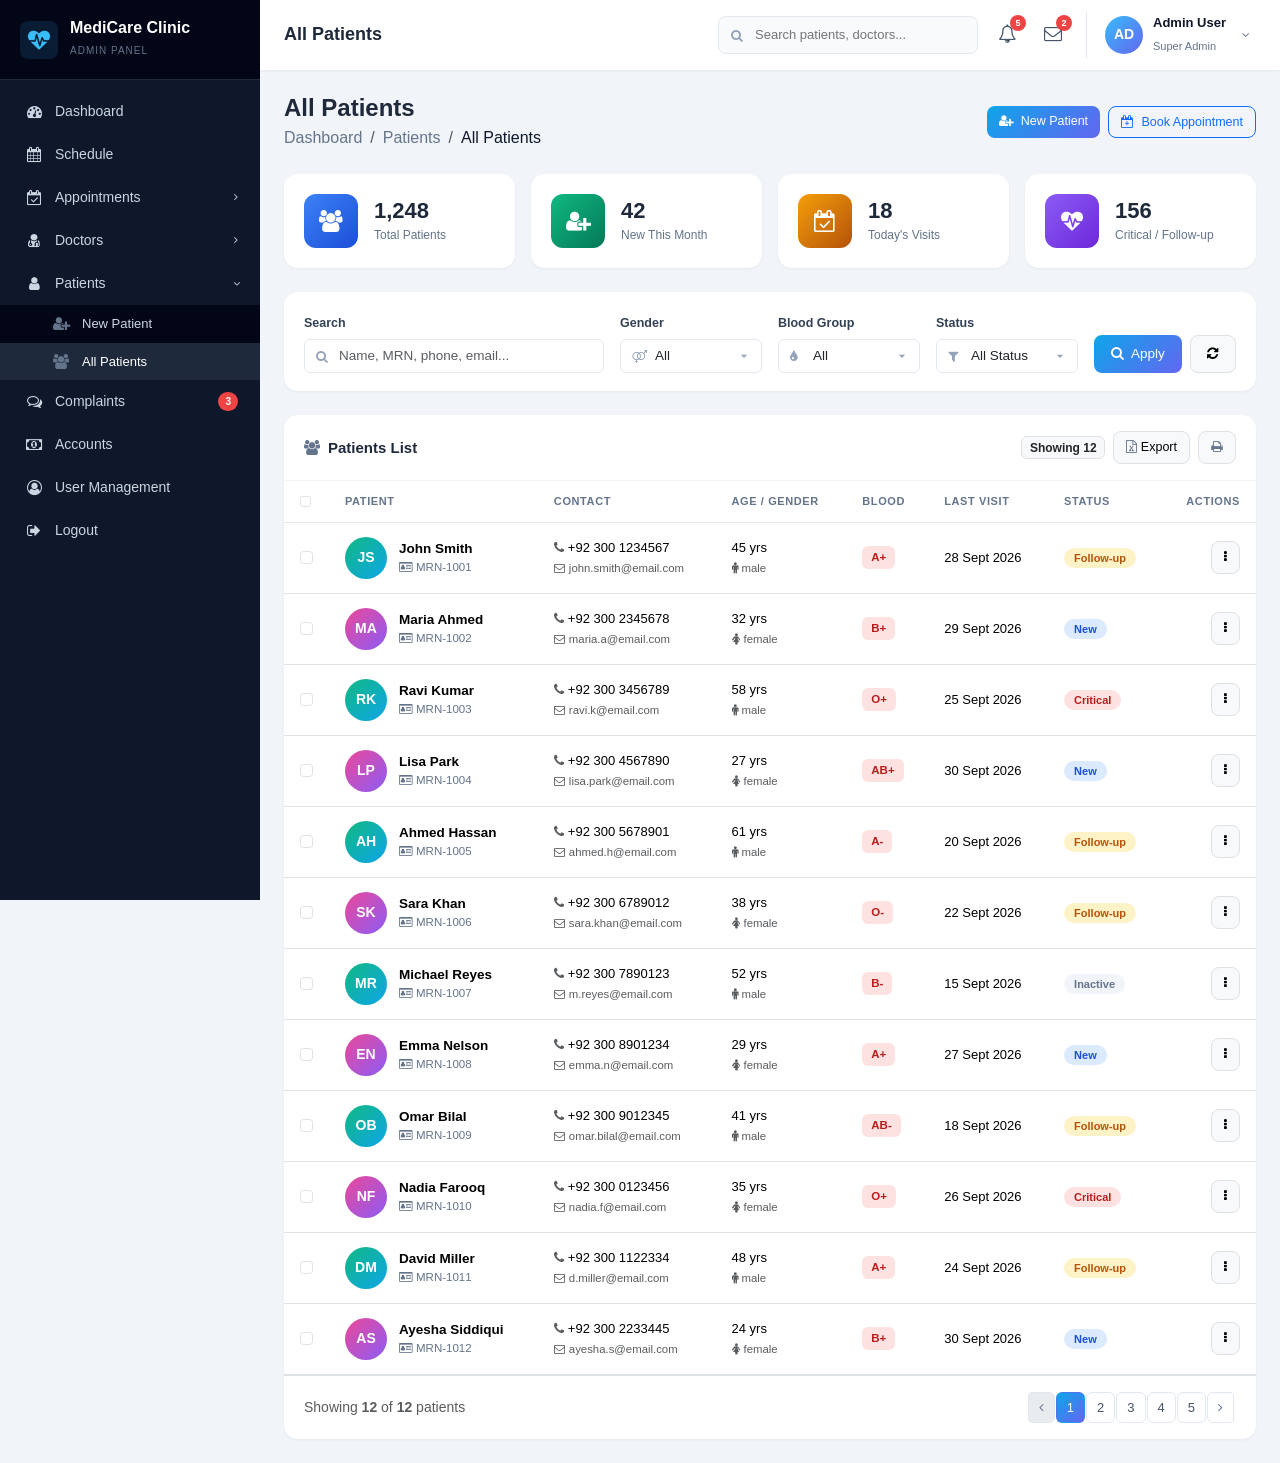
<file: frontend/patients/patients.html>
<!DOCTYPE html>
<html lang="en">

<head>
    <meta charset="UTF-8">
    <meta name="viewport" content="width=device-width, initial-scale=1.0">
    <title>All Patients - Clinic Admin</title>

    <!-- Bootstrap 5 -->
    <link href="https://cdn.jsdelivr.net/npm/bootstrap@5.3.3/dist/css/bootstrap.min.css" rel="stylesheet">
    <!-- Font Awesome 4 -->
    <link rel="stylesheet" href="https://cdnjs.cloudflare.com/ajax/libs/font-awesome/4.7.0/css/font-awesome.min.css">

    <style>
        :root {
            --sidebar-bg: #0f172a;
            --sidebar-hover: #1e293b;
            --sidebar-text: #cbd5e1;
            --accent: #38bdf8;
            --sidebar-w: 260px;
        }

        body {
            font-family: 'Segoe UI', Tahoma, Arial, sans-serif;
            background: #f1f5f9;
            color: #1e293b;
            overflow-x: hidden;
        }

        /* ---------- SIDEBAR ---------- */
        .sidebar {
            width: var(--sidebar-w);
            background: var(--sidebar-bg);
            color: var(--sidebar-text);
            position: fixed;
            top: 0;
            left: 0;
            bottom: 0;
            overflow-y: auto;
            transition: transform .3s ease;
            z-index: 1040;
            display: flex;
            flex-direction: column;
        }

        .sidebar::-webkit-scrollbar {
            width: 6px;
        }

        .sidebar::-webkit-scrollbar-thumb {
            background: #334155;
            border-radius: 4px;
        }

        .brand {
            padding: 18px 20px;
            display: flex;
            align-items: center;
            gap: 12px;
            background: #020617;
            border-bottom: 1px solid #1e293b;
            flex-shrink: 0;
        }

        .brand i {
            font-size: 22px;
            color: var(--accent);
            background: rgba(56, 189, 248, .12);
            padding: 8px;
            border-radius: 8px;
        }

        .brand-text h2 {
            font-size: 16px;
            color: #fff;
            margin: 0;
            font-weight: 600;
        }

        .brand-text span {
            font-size: 10px;
            color: #64748b;
            letter-spacing: 1px;
            text-transform: uppercase;
        }

        .nav-side {
            padding: 10px 0;
            flex: 1;
        }

        .nav-side .nav-title {
            font-size: 10px;
            text-transform: uppercase;
            letter-spacing: 1.2px;
            color: #475569;
            padding: 14px 22px 6px;
            font-weight: 600;
        }

        .nav-side .nav-link {
            display: flex;
            align-items: center;
            gap: 12px;
            padding: 11px 22px;
            color: var(--sidebar-text);
            font-size: 14px;
            text-decoration: none;
            border-left: 3px solid transparent;
            transition: all .2s;
            cursor: pointer;
        }

        .nav-side .nav-link:hover {
            background: var(--sidebar-hover);
            color: #fff;
        }

        .nav-side .nav-link.active {
            background: var(--sidebar-hover);
            color: #fff;
            border-left-color: var(--accent);
        }

        .nav-side .nav-link .fa:first-child {
            width: 18px;
            text-align: center;
            font-size: 15px;
        }

        .nav-side .nav-link .arrow {
            margin-left: auto;
            font-size: 11px;
            transition: transform .2s;
        }

        .nav-side .nav-link[aria-expanded="true"] .arrow {
            transform: rotate(90deg);
        }

        .submenu {
            background: #020617;
        }

        .submenu .nav-link {
            padding: 9px 22px 9px 52px;
            font-size: 13px;
            border-left: none;
        }

        .submenu .nav-link .fa {
            font-size: 11px;
            color: #64748b;
        }

        .badge-pill-sm {
            margin-left: auto;
            background: #ef4444;
            color: #fff;
            font-size: 10px;
            padding: 2px 7px;
            border-radius: 10px;
            font-weight: 600;
        }

        .sidebar-footer {
            border-top: 1px solid #1e293b;
            background: #020617;
            flex-shrink: 0;
        }

        .sidebar-footer .nav-link {
            color: #f87171;
        }

        .sidebar-footer .nav-link:hover {
            background: #450a0a;
            color: #fecaca;
        }

        /* ---------- MAIN ---------- */
        .main-wrap {
            margin-left: var(--sidebar-w);
            min-height: 100vh;
            display: flex;
            flex-direction: column;
            transition: margin-left .3s ease;
        }

        .topbar {
            background: #fff;
            padding: 12px 24px;
            display: flex;
            align-items: center;
            gap: 16px;
            box-shadow: 0 1px 3px rgba(0, 0, 0, .06);
            position: sticky;
            top: 0;
            z-index: 1030;
        }

        .toggle-btn {
            background: none;
            border: none;
            font-size: 20px;
            color: #334155;
            cursor: pointer;
            display: none;
            padding: 4px 8px;
        }

        .page-title {
            font-size: 18px;
            font-weight: 600;
            margin: 0;
        }

        .search-wrap {
            margin-left: auto;
            position: relative;
        }

        .search-wrap input {
            padding: 8px 12px 8px 36px;
            border: 1px solid #e2e8f0;
            border-radius: 8px;
            font-size: 13px;
            width: 260px;
            outline: none;
            background: #f8fafc;
            transition: all .2s;
        }

        .search-wrap input:focus {
            border-color: var(--accent);
            background: #fff;
        }

        .search-wrap .fa-search {
            position: absolute;
            left: 13px;
            top: 50%;
            transform: translateY(-50%);
            color: #94a3b8;
            font-size: 13px;
        }

        .top-icons {
            display: flex;
            align-items: center;
            gap: 20px;
        }

        .top-icons .icon-btn {
            position: relative;
            color: #475569;
            font-size: 18px;
            cursor: pointer;
            background: none;
            border: none;
            padding: 4px;
            transition: color .2s;
        }

        .top-icons .icon-btn:hover {
            color: #0f172a;
        }

        .top-icons .dot {
            position: absolute;
            top: -2px;
            right: -6px;
            background: #ef4444;
            color: #fff;
            font-size: 9px;
            min-width: 16px;
            height: 16px;
            padding: 0 4px;
            border-radius: 10px;
            display: flex;
            align-items: center;
            justify-content: center;
            font-weight: 600;
        }

        .user-chip {
            display: flex;
            align-items: center;
            gap: 10px;
            padding-left: 18px;
            border-left: 1px solid #e2e8f0;
            cursor: pointer;
            background: none;
            border-top: none;
            border-right: none;
            border-bottom: none;
        }

        .user-chip .avatar {
            width: 38px;
            height: 38px;
            border-radius: 50%;
            background: linear-gradient(135deg, #38bdf8, #6366f1);
            color: #fff;
            display: flex;
            align-items: center;
            justify-content: center;
            font-weight: 600;
            font-size: 14px;
        }

        .user-chip .info {
            text-align: left;
        }

        .user-chip .info strong {
            display: block;
            font-size: 13px;
            color: #0f172a;
        }

        .user-chip .info span {
            font-size: 11px;
            color: #64748b;
        }

        /* Content */
        .content {
            padding: 24px;
            flex: 1;
        }

        /* Stat cards */
        .stat-card {
            background: #fff;
            border-radius: 14px;
            padding: 20px;
            display: flex;
            align-items: center;
            gap: 16px;
            box-shadow: 0 1px 3px rgba(0, 0, 0, .05);
            transition: transform .2s, box-shadow .2s;
            height: 100%;
        }

        .stat-card:hover {
            transform: translateY(-4px);
            box-shadow: 0 10px 24px rgba(0, 0, 0, .08);
        }

        .stat-icon {
            width: 54px;
            height: 54px;
            border-radius: 12px;
            display: flex;
            align-items: center;
            justify-content: center;
            font-size: 22px;
            color: #fff;
            flex-shrink: 0;
        }

        .bg-grad-blue {
            background: linear-gradient(135deg, #3b82f6, #1d4ed8);
        }

        .bg-grad-green {
            background: linear-gradient(135deg, #10b981, #047857);
        }

        .bg-grad-orange {
            background: linear-gradient(135deg, #f59e0b, #b45309);
        }

        .bg-grad-purple {
            background: linear-gradient(135deg, #8b5cf6, #6d28d9);
        }

        .bg-grad-red {
            background: linear-gradient(135deg, #ef4444, #b91c1c);
        }

        .bg-grad-teal {
            background: linear-gradient(135deg, #14b8a6, #0f766e);
        }

        .stat-info h3 {
            font-size: 22px;
            font-weight: 700;
            margin: 0;
        }

        .stat-info p {
            font-size: 12px;
            color: #64748b;
            margin: 2px 0 0;
        }

        /* Panels */
        .panel {
            background: #fff;
            border-radius: 14px;
            box-shadow: 0 1px 3px rgba(0, 0, 0, .05);
            overflow: hidden;
            height: 100%;
        }

        .panel-head {
            padding: 16px 20px;
            border-bottom: 1px solid #f1f5f9;
            display: flex;
            align-items: center;
            justify-content: space-between;
        }

        .panel-head h6 {
            margin: 0;
            font-weight: 600;
            font-size: 15px;
        }

        .panel-head .fa {
            color: #64748b;
        }

        .panel-body {
            padding: 18px 20px;
        }

        /* Table */
        .table thead th {
            font-size: 11px;
            text-transform: uppercase;
            letter-spacing: .6px;
            color: #64748b;
            font-weight: 600;
            border-bottom: 1px solid #e2e8f0;
            padding: 12px 16px;
        }

        .table tbody td {
            padding: 14px 16px;
            font-size: 13px;
            vertical-align: middle;
        }

        .table tbody tr:hover {
            background: #f8fafc;
        }

        .status-badge {
            font-size: 11px;
            padding: 4px 10px;
            border-radius: 20px;
            font-weight: 600;
        }

        .st-active {
            background: #d1fae5;
            color: #047857;
        }

        .st-inactive {
            background: #f1f5f9;
            color: #64748b;
        }

        .st-new {
            background: #dbeafe;
            color: #1d4ed8;
        }

        .st-followup {
            background: #fef3c7;
            color: #b45309;
        }

        .st-critical {
            background: #fee2e2;
            color: #b91c1c;
        }

        /* Overlay for mobile */
        .sidebar-overlay {
            position: fixed;
            inset: 0;
            background: rgba(0, 0, 0, .5);
            z-index: 1035;
            opacity: 0;
            visibility: hidden;
            transition: opacity .3s;
        }

        .sidebar-overlay.show {
            opacity: 1;
            visibility: visible;
        }

        /* Input with leading icon */
        .input-icon-wrap {
            position: relative;
        }

        .input-icon-wrap .input-icon {
            position: absolute;
            left: 12px;
            top: 50%;
            transform: translateY(-50%);
            color: #94a3b8;
            font-size: 13px;
            pointer-events: none;
            z-index: 3;
        }

        .input-icon-wrap .form-control,
        .input-icon-wrap .form-select {
            padding-left: 34px;
            font-size: 13.5px;
            border-color: #e2e8f0;
            transition: all .2s;
        }

        .input-icon-wrap .form-control:focus,
        .input-icon-wrap .form-select:focus {
            border-color: #38bdf8;
            box-shadow: 0 0 0 3px rgba(56, 189, 248, .15);
        }

        .input-icon-wrap .form-select {
            background-position: right 12px center;
            appearance: none;
            -webkit-appearance: none;
            background-image: url("data:image/svg+xml,%3Csvg xmlns='http://www.w3.org/2000/svg' width='12' height='12' viewBox='0 0 16 16'%3E%3Cpath fill='%2394a3b8' d='M8 11L3 6h10z'/%3E%3C/svg%3E");
            background-repeat: no-repeat;
            background-size: 10px;
        }

        /* Form labels */
        .form-label {
            font-size: 12.5px;
            font-weight: 600;
            color: #334155;
            margin-bottom: 6px;
        }

        /* Buttons */
        .btn-primary {
            background: linear-gradient(135deg, #0ea5e9, #6366f1);
            border: none;
        }

        .btn-primary:hover {
            background: linear-gradient(135deg, #0284c7, #4f46e5);
        }

        .btn {
            border-radius: 8px;
            font-size: 13.5px;
            padding: 8px 16px;
        }

        .btn-sm {
            font-size: 12.5px;
            padding: 6px 12px;
        }

        /* Breadcrumb */
        .breadcrumb-item a {
            color: #64748b;
        }

        .breadcrumb-item.active {
            color: #0f172a;
            font-weight: 500;
        }

        /* Patient avatar */
        .patient-avatar {
            width: 42px;
            height: 42px;
            border-radius: 50%;
            background: linear-gradient(135deg, #10b981, #0ea5e9);
            color: #fff;
            display: flex;
            align-items: center;
            justify-content: center;
            font-weight: 700;
            font-size: 14px;
            flex-shrink: 0;
            overflow: hidden;
        }

        .patient-avatar img {
            width: 100%;
            height: 100%;
            object-fit: cover;
        }

        /* Patient info cell */
        .patient-cell {
            display: flex;
            align-items: center;
            gap: 12px;
        }

        .patient-cell .name {
            font-weight: 600;
            font-size: 13.5px;
        }

        .patient-cell .mrn {
            font-size: 11.5px;
            color: #64748b;
        }

        /* Blood group badge */
        .blood-badge {
            display: inline-block;
            background: #fee2e2;
            color: #b91c1c;
            font-weight: 700;
            font-size: 11.5px;
            padding: 3px 9px;
            border-radius: 6px;
        }

        /* Pagination */
        .pagination .page-link {
            color: #475569;
            border-color: #e2e8f0;
            border-radius: 6px;
            margin: 0 2px;
            font-size: 13px;
            padding: 5px 10px;
        }

        .pagination .page-item.active .page-link {
            background: linear-gradient(135deg, #0ea5e9, #6366f1);
            border-color: transparent;
            color: #fff;
        }

        .pagination .page-link:hover {
            background: #f1f5f9;
            color: #0f172a;
        }

        /* Checkbox */
        .table .form-check-input {
            cursor: pointer;
        }

        .table .form-check-input:checked {
            background-color: #38bdf8;
            border-color: #38bdf8;
        }

        /* Dropdown menu */
        .dropdown-menu {
            font-size: 13px;
            border-radius: 10px;
            border: 1px solid #e2e8f0;
            padding: 6px;
        }

        .dropdown-item {
            border-radius: 6px;
            padding: 7px 10px;
        }

        .dropdown-item:hover {
            background: #f1f5f9;
        }

        /* Toast */
        .toast-container {
            z-index: 2000;
        }

        .toast {
            border-radius: 10px;
            border: none;
            box-shadow: 0 8px 24px rgba(0, 0, 0, .12);
            font-size: 13.5px;
        }

        /* Empty state */
        .empty-state {
            text-align: center;
            padding: 48px 20px;
            color: #64748b;
        }

        .empty-state .fa {
            font-size: 48px;
            opacity: .4;
            margin-bottom: 12px;
        }

        /* ---------- RESPONSIVE ---------- */
        @media (max-width: 991.98px) {
            .sidebar {
                transform: translateX(-100%);
            }

            .sidebar.show {
                transform: translateX(0);
            }

            .main-wrap {
                margin-left: 0;
            }

            .toggle-btn {
                display: inline-block;
            }

            .search-wrap input {
                width: 180px;
            }

            .user-chip .info {
                display: none;
            }
        }

        @media (max-width: 575.98px) {
            .search-wrap {
                display: none;
            }

            .content {
                padding: 16px;
            }

            .patient-cell .mrn {
                display: none;
            }
        }
    </style>
</head>

<body>

    <!-- ============ SIDEBAR ============ -->
    <aside class="sidebar" id="sidebar">

        <!-- Brand -->
        <div class="brand">
            <i class="fa fa-heartbeat" aria-hidden="true"></i>
            <div class="brand-text">
                <h2>MediCare Clinic</h2>
                <span>Admin Panel</span>
            </div>
        </div>

        <!-- Navigation -->
        <nav class="nav-side">

            <!-- Dashboard -->
            <a href="../dashboard.html" class="nav-link">
                <i class="fa fa-dashboard" aria-hidden="true"></i>
                <span>Dashboard</span>
            </a>

            <!-- Schedule -->
            <a href="../schedule.html" class="nav-link">
                <i class="fa fa-calendar" aria-hidden="true"></i>
                <span>Schedule</span>
            </a>

            <!-- Appointments (submenu) -->
            <a class="nav-link" data-bs-toggle="collapse" href="#menuAppointment" role="button" aria-expanded="false">
                <i class="fa fa-calendar-check-o" aria-hidden="true"></i>
                <span>Appointments</span>
                <i class="fa fa-angle-right arrow" aria-hidden="true"></i>
            </a>
            <div class="collapse submenu" id="menuAppointment">
                <a href="../appointments/create.html" class="nav-link">
                    <i class="fa fa-plus-circle" aria-hidden="true"></i> New Appointment
                </a>
                <a href="../appointments/appointments.html" class="nav-link">
                    <i class="fa fa-list-ul" aria-hidden="true"></i> All Appointments
                </a>
            </div>

            <!-- Doctors (submenu) -->
            <a class="nav-link" data-bs-toggle="collapse" href="#menuDoctors" role="button" aria-expanded="false">
                <i class="fa fa-user-md" aria-hidden="true"></i>
                <span>Doctors</span>
                <i class="fa fa-angle-right arrow" aria-hidden="true"></i>
            </a>
            <div class="collapse submenu" id="menuDoctors">
                <a href="../doctors/create.html" class="nav-link">
                    <i class="fa fa-user-plus" aria-hidden="true"></i> Create Doctor
                </a>
                <a href="../doctors/doctors.html" class="nav-link">
                    <i class="fa fa-users" aria-hidden="true"></i> All Doctors
                </a>
                <a href="../doctors/specislists.html" class="nav-link">
                    <i class="fa fa-stethoscope" aria-hidden="true"></i> Specialists
                </a>
            </div>

            <!-- Patients (submenu) -->
            <a class="nav-link" data-bs-toggle="collapse" href="#menuPatients" role="button" aria-expanded="true">
                <i class="fa fa-user" aria-hidden="true"></i>
                <span>Patients</span>
                <i class="fa fa-angle-right arrow" aria-hidden="true"></i>
            </a>
            <div class="collapse submenu show" id="menuPatients">
                <a href="create.html" class="nav-link">
                    <i class="fa fa-user-plus" aria-hidden="true"></i> New Patient
                </a>
                <a href="patients.html" class="nav-link active">
                    <i class="fa fa-users" aria-hidden="true"></i> All Patients
                </a>
            </div>

            <!-- Complaints -->
            <a href="../complaints.html" class="nav-link">
                <i class="fa fa-comments-o" aria-hidden="true"></i>
                <span>Complaints</span>
                <span class="badge-pill-sm">3</span>
            </a>

            <!-- Accounts -->
            <a href="../accounts.html" class="nav-link">
                <i class="fa fa-money" aria-hidden="true"></i>
                <span>Accounts</span>
            </a>

            <!-- User Management -->
            <a href="../users.html" class="nav-link">
                <i class="fa fa-user-circle-o" aria-hidden="true"></i>
                <span>User Management</span>
            </a>

            <!-- Logout -->
            <a href="#" class="nav-link">
                <i class="fa fa-sign-out" aria-hidden="true"></i>
                <span>Logout</span>
            </a>

        </nav>
    </aside>

    <!-- Overlay (mobile) -->
    <div class="sidebar-overlay" id="overlay"></div>

    <!-- ============ MAIN ============ -->
    <div class="main-wrap" id="mainWrap">

        <!-- Topbar -->
        <header class="topbar">
            <button class="toggle-btn" id="toggleBtn" aria-label="Toggle sidebar">
                <i class="fa fa-bars" aria-hidden="true"></i>
            </button>
            <h1 class="page-title">All Patients</h1>

            <div class="search-wrap">
                <i class="fa fa-search" aria-hidden="true"></i>
                <input type="text" placeholder="Search patients, doctors...">
            </div>

            <div class="top-icons">
                <button class="icon-btn" title="Notifications">
                    <i class="fa fa-bell-o" aria-hidden="true"></i>
                    <span class="dot">5</span>
                </button>
                <button class="icon-btn" title="Messages">
                    <i class="fa fa-envelope-o" aria-hidden="true"></i>
                    <span class="dot">2</span>
                </button>
                <div class="dropdown">
                    <button class="user-chip" data-bs-toggle="dropdown" aria-expanded="false">
                        <div class="avatar">AD</div>
                        <div class="info">
                            <strong>Admin User</strong>
                            <span>Super Admin</span>
                        </div>
                        <i class="fa fa-angle-down" style="font-size:12px;color:#64748b;margin-left:6px;"></i>
                    </button>
                    <ul class="dropdown-menu dropdown-menu-end shadow-sm">
                        <li><a class="dropdown-item" href="#"><i class="fa fa-user-o me-2"></i>My Profile</a></li>
                        <li><a class="dropdown-item" href="#"><i class="fa fa-cog me-2"></i>Settings</a></li>
                        <li>
                            <hr class="dropdown-divider">
                        </li>
                        <li><a class="dropdown-item text-danger" href="#"><i class="fa fa-sign-out me-2"></i>Logout</a>
                        </li>
                    </ul>
                </div>
            </div>
        </header>

        <!-- ================= MAIN CONTENT: ALL PATIENTS ================= -->
        <main class="content">

            <!-- Page Header -->
            <div class="d-flex flex-wrap justify-content-between align-items-center mb-4 gap-2">
                <div>
                    <h4 class="mb-1 fw-bold">All Patients</h4>
                    <nav aria-label="breadcrumb">
                        <ol class="breadcrumb mb-0 small">
                            <li class="breadcrumb-item"><a href="../dashboard.html"
                                    class="text-decoration-none">Dashboard</a></li>
                            <li class="breadcrumb-item"><a href="patients.html"
                                    class="text-decoration-none">Patients</a></li>
                            <li class="breadcrumb-item active" aria-current="page">All Patients</li>
                        </ol>
                    </nav>
                </div>
                <div class="d-flex gap-2">
                    <a href="create.html" class="btn btn-primary btn-sm">
                        <i class="fa fa-user-plus me-1" aria-hidden="true"></i> New Patient
                    </a>
                    <a href="../appointments/create.html" class="btn btn-outline-primary btn-sm">
                        <i class="fa fa-calendar-plus-o me-1" aria-hidden="true"></i> Book Appointment
                    </a>
                </div>
            </div>

            <!-- Quick Stats Row -->
            <div class="row g-3 mb-4">
                <div class="col-sm-6 col-lg-3">
                    <div class="stat-card">
                        <div class="stat-icon bg-grad-blue"><i class="fa fa-users" aria-hidden="true"></i></div>
                        <div class="stat-info">
                            <h3>1,248</h3>
                            <p>Total Patients</p>
                        </div>
                    </div>
                </div>
                <div class="col-sm-6 col-lg-3">
                    <div class="stat-card">
                        <div class="stat-icon bg-grad-green"><i class="fa fa-user-plus" aria-hidden="true"></i></div>
                        <div class="stat-info">
                            <h3>42</h3>
                            <p>New This Month</p>
                        </div>
                    </div>
                </div>
                <div class="col-sm-6 col-lg-3">
                    <div class="stat-card">
                        <div class="stat-icon bg-grad-orange"><i class="fa fa-calendar-check-o" aria-hidden="true"></i>
                        </div>
                        <div class="stat-info">
                            <h3>18</h3>
                            <p>Today's Visits</p>
                        </div>
                    </div>
                </div>
                <div class="col-sm-6 col-lg-3">
                    <div class="stat-card">
                        <div class="stat-icon bg-grad-purple"><i class="fa fa-heartbeat" aria-hidden="true"></i></div>
                        <div class="stat-info">
                            <h3>156</h3>
                            <p>Critical / Follow-up</p>
                        </div>
                    </div>
                </div>
            </div>

            <!-- Filters Card -->
            <div class="panel mb-4">
                <div class="panel-body">
                    <div class="row g-3 align-items-end">
                        <div class="col-md-4">
                            <label class="form-label">Search</label>
                            <div class="input-icon-wrap">
                                <i class="fa fa-search input-icon" aria-hidden="true"></i>
                                <input type="text" class="form-control" id="searchInput"
                                    placeholder="Name, MRN, phone, email...">
                            </div>
                        </div>
                        <div class="col-md-2">
                            <label class="form-label">Gender</label>
                            <div class="input-icon-wrap">
                                <i class="fa fa-venus-mars input-icon" aria-hidden="true"></i>
                                <select class="form-select" id="filterGender">
                                    <option value="">All</option>
                                    <option value="male">Male</option>
                                    <option value="female">Female</option>
                                    <option value="other">Other</option>
                                </select>
                            </div>
                        </div>
                        <div class="col-md-2">
                            <label class="form-label">Blood Group</label>
                            <div class="input-icon-wrap">
                                <i class="fa fa-tint input-icon" aria-hidden="true"></i>
                                <select class="form-select" id="filterBlood">
                                    <option value="">All</option>
                                    <option>A+</option>
                                    <option>A-</option>
                                    <option>B+</option>
                                    <option>B-</option>
                                    <option>O+</option>
                                    <option>O-</option>
                                    <option>AB+</option>
                                    <option>AB-</option>
                                </select>
                            </div>
                        </div>
                        <div class="col-md-2">
                            <label class="form-label">Status</label>
                            <div class="input-icon-wrap">
                                <i class="fa fa-filter input-icon" aria-hidden="true"></i>
                                <select class="form-select" id="filterStatus">
                                    <option value="">All Status</option>
                                    <option value="new">New</option>
                                    <option value="followup">Follow-up</option>
                                    <option value="critical">Critical</option>
                                    <option value="inactive">Inactive</option>
                                </select>
                            </div>
                        </div>
                        <div class="col-md-2">
                            <div class="d-flex gap-2">
                                <button class="btn btn-primary flex-grow-1" onclick="applyFilters()">
                                    <i class="fa fa-search me-1" aria-hidden="true"></i> Apply
                                </button>
                                <button class="btn btn-light border" onclick="resetFilters()">
                                    <i class="fa fa-refresh" aria-hidden="true"></i>
                                </button>
                            </div>
                        </div>
                    </div>
                </div>
            </div>

            <!-- Patients Table Card -->
            <div class="panel">
                <div class="panel-head">
                    <h6><i class="fa fa-users me-2" aria-hidden="true"></i>Patients List</h6>
                    <div class="d-flex align-items-center gap-2">
                        <span class="badge bg-light text-dark border" id="countBadge">Showing 0</span>
                        <button class="btn btn-sm btn-light border" title="Export CSV" onclick="exportCSV()">
                            <i class="fa fa-file-excel-o" aria-hidden="true"></i> Export
                        </button>
                        <button class="btn btn-sm btn-light border" title="Print" onclick="window.print()">
                            <i class="fa fa-print" aria-hidden="true"></i>
                        </button>
                    </div>
                </div>

                <div class="table-responsive">
                    <table class="table align-middle mb-0">
                        <thead>
                            <tr>
                                <th style="width:36px;">
                                    <input type="checkbox" class="form-check-input" id="selectAll">
                                </th>
                                <th>Patient</th>
                                <th>Contact</th>
                                <th>Age / Gender</th>
                                <th>Blood</th>
                                <th>Last Visit</th>
                                <th>Status</th>
                                <th class="text-end">Actions</th>
                            </tr>
                        </thead>
                        <tbody id="patientsTbody">
                            <!-- Rows injected by JS -->
                        </tbody>
                    </table>
                </div>

                <!-- Empty State -->
                <div class="empty-state d-none" id="emptyState">
                    <i class="fa fa-users d-block" aria-hidden="true"></i>
                    <h6 class="mb-1">No patients found</h6>
                    <p class="mb-3 small">Try adjusting your filters or add a new patient.</p>
                    <a href="create.html" class="btn btn-primary btn-sm">
                        <i class="fa fa-user-plus me-1" aria-hidden="true"></i> New Patient
                    </a>
                </div>

                <!-- Pagination -->
                <div
                    class="panel-head border-top border-bottom-0 d-flex flex-wrap justify-content-between align-items-center gap-2">
                    <div class="small text-muted" id="paginationInfo">Showing <strong>0</strong> patients</div>
                    <nav>
                        <ul class="pagination pagination-sm mb-0">
                            <li class="page-item disabled">
                                <a class="page-link" href="#"><i class="fa fa-angle-left" aria-hidden="true"></i></a>
                            </li>
                            <li class="page-item active"><a class="page-link" href="#">1</a></li>
                            <li class="page-item"><a class="page-link" href="#">2</a></li>
                            <li class="page-item"><a class="page-link" href="#">3</a></li>
                            <li class="page-item"><a class="page-link" href="#">4</a></li>
                            <li class="page-item"><a class="page-link" href="#">5</a></li>
                            <li class="page-item">
                                <a class="page-link" href="#"><i class="fa fa-angle-right" aria-hidden="true"></i></a>
                            </li>
                        </ul>
                    </nav>
                </div>
            </div>

        </main>
    </div>

    <!-- Toast Container -->
    <div class="toast-container position-fixed top-0 end-0 p-3" id="toastContainer"></div>

    <!-- Bootstrap 5 JS -->
    <script src="https://cdn.jsdelivr.net/npm/bootstrap@5.3.3/dist/js/bootstrap.bundle.min.js"></script>

    <script>
        /* =========================================================
           DATA
           ========================================================= */
        let patients = [
            { id: 1, mrn: 'MRN-1001', name: 'John Smith', email: 'john.smith@email.com', phone: '+92 300 1234567', age: 45, gender: 'male', blood: 'A+', lastVisit: '2026-09-28', status: 'followup' },
            { id: 2, mrn: 'MRN-1002', name: 'Maria Ahmed', email: 'maria.a@email.com', phone: '+92 300 2345678', age: 32, gender: 'female', blood: 'B+', lastVisit: '2026-09-29', status: 'new' },
            { id: 3, mrn: 'MRN-1003', name: 'Ravi Kumar', email: 'ravi.k@email.com', phone: '+92 300 3456789', age: 58, gender: 'male', blood: 'O+', lastVisit: '2026-09-25', status: 'critical' },
            { id: 4, mrn: 'MRN-1004', name: 'Lisa Park', email: 'lisa.park@email.com', phone: '+92 300 4567890', age: 27, gender: 'female', blood: 'AB+', lastVisit: '2026-09-30', status: 'new' },
            { id: 5, mrn: 'MRN-1005', name: 'Ahmed Hassan', email: 'ahmed.h@email.com', phone: '+92 300 5678901', age: 61, gender: 'male', blood: 'A-', lastVisit: '2026-09-20', status: 'followup' },
            { id: 6, mrn: 'MRN-1006', name: 'Sara Khan', email: 'sara.khan@email.com', phone: '+92 300 6789012', age: 38, gender: 'female', blood: 'O-', lastVisit: '2026-09-22', status: 'followup' },
            { id: 7, mrn: 'MRN-1007', name: 'Michael Reyes', email: 'm.reyes@email.com', phone: '+92 300 7890123', age: 52, gender: 'male', blood: 'B-', lastVisit: '2026-09-15', status: 'inactive' },
            { id: 8, mrn: 'MRN-1008', name: 'Emma Nelson', email: 'emma.n@email.com', phone: '+92 300 8901234', age: 29, gender: 'female', blood: 'A+', lastVisit: '2026-09-27', status: 'new' },
            { id: 9, mrn: 'MRN-1009', name: 'Omar Bilal', email: 'omar.bilal@email.com', phone: '+92 300 9012345', age: 41, gender: 'male', blood: 'AB-', lastVisit: '2026-09-18', status: 'followup' },
            { id: 10, mrn: 'MRN-1010', name: 'Nadia Farooq', email: 'nadia.f@email.com', phone: '+92 300 0123456', age: 35, gender: 'female', blood: 'O+', lastVisit: '2026-09-26', status: 'critical' },
            { id: 11, mrn: 'MRN-1011', name: 'David Miller', email: 'd.miller@email.com', phone: '+92 300 1122334', age: 48, gender: 'male', blood: 'A+', lastVisit: '2026-09-24', status: 'followup' },
            { id: 12, mrn: 'MRN-1012', name: 'Ayesha Siddiqui', email: 'ayesha.s@email.com', phone: '+92 300 2233445', age: 24, gender: 'female', blood: 'B+', lastVisit: '2026-09-30', status: 'new' },
        ];

        /* =========================================================
           HELPERS
           ========================================================= */
        function initials(str) {
            return str.split(' ').map(w => w[0]).slice(0, 2).join('').toUpperCase();
        }

        function formatDate(d) {
            const dt = new Date(d);
            return dt.toLocaleDateString('en-GB', { day: '2-digit', month: 'short', year: 'numeric' });
        }

        function escapeHtml(str) {
            if (!str) return '';
            return String(str)
                .replace(/&/g, '&amp;').replace(/</g, '&lt;').replace(/>/g, '&gt;')
                .replace(/"/g, '&quot;').replace(/'/g, '&#039;');
        }

        function showToast(message, type = 'success') {
            const id = 'toast-' + Date.now();
            const icons = { success: 'fa-check-circle', danger: 'fa-times-circle', info: 'fa-info-circle', warning: 'fa-exclamation-triangle' };
            const colors = { success: '#10b981', danger: '#ef4444', info: '#0ea5e9', warning: '#f59e0b' };
            const html = `
        <div id="${id}" class="toast" role="alert">
          <div class="toast-body d-flex align-items-center gap-2">
            <i class="fa ${icons[type]}" style="color:${colors[type]};font-size:18px;" aria-hidden="true"></i>
            <span class="flex-grow-1">${message}</span>
            <button type="button" class="btn-close btn-close-sm" data-bs-dismiss="toast"></button>
          </div>
        </div>`;
            document.getElementById('toastContainer').insertAdjacentHTML('beforeend', html);
            const el = document.getElementById(id);
            const t = new bootstrap.Toast(el, { delay: 2600 });
            t.show();
            el.addEventListener('hidden.bs.toast', () => el.remove());
        }

        function statusBadge(status) {
            const map = {
                new: { cls: 'st-new', label: 'New' },
                followup: { cls: 'st-followup', label: 'Follow-up' },
                critical: { cls: 'st-critical', label: 'Critical' },
                inactive: { cls: 'st-inactive', label: 'Inactive' }
            };
            const s = map[status] || map.inactive;
            return `<span class="status-badge ${s.cls}">${s.label}</span>`;
        }

        function avatarColor(gender) {
            return gender === 'female'
                ? 'linear-gradient(135deg,#ec4899,#8b5cf6)'
                : 'linear-gradient(135deg,#10b981,#0ea5e9)';
        }

        /* =========================================================
           FILTER / RENDER
           ========================================================= */
        let filters = { search: '', gender: '', blood: '', status: '' };

        function applyFilters() {
            filters.search = document.getElementById('searchInput').value.trim().toLowerCase();
            filters.gender = document.getElementById('filterGender').value;
            filters.blood = document.getElementById('filterBlood').value;
            filters.status = document.getElementById('filterStatus').value;
            renderTable();
        }

        function resetFilters() {
            document.getElementById('searchInput').value = '';
            document.getElementById('filterGender').value = '';
            document.getElementById('filterBlood').value = '';
            document.getElementById('filterStatus').value = '';
            filters = { search: '', gender: '', blood: '', status: '' };
            renderTable();
        }

        function getFiltered() {
            return patients.filter(p => {
                const q = filters.search;
                const matchQ = !q
                    || p.name.toLowerCase().includes(q)
                    || p.mrn.toLowerCase().includes(q)
                    || p.phone.toLowerCase().includes(q)
                    || p.email.toLowerCase().includes(q);
                const matchG = !filters.gender || p.gender === filters.gender;
                const matchB = !filters.blood || p.blood === filters.blood;
                const matchS = !filters.status || p.status === filters.status;
                return matchQ && matchG && matchB && matchS;
            });
        }

        function renderTable() {
            const list = getFiltered();
            const tbody = document.getElementById('patientsTbody');
            const empty = document.getElementById('emptyState');

            document.getElementById('countBadge').textContent = 'Showing ' + list.length;
            document.getElementById('paginationInfo').innerHTML =
                'Showing <strong>' + list.length + '</strong> of <strong>' + patients.length + '</strong> patients';

            if (!list.length) {
                tbody.innerHTML = '';
                empty.classList.remove('d-none');
                return;
            }
            empty.classList.add('d-none');

            tbody.innerHTML = list.map(p => `
        <tr>
          <td><input type="checkbox" class="form-check-input row-check" data-id="${p.id}"></td>
          <td>
            <div class="patient-cell">
              <div class="patient-avatar" style="background:${avatarColor(p.gender)};">${initials(p.name)}</div>
              <div>
                <div class="name">${escapeHtml(p.name)}</div>
                <div class="mrn"><i class="fa fa-id-card-o me-1" aria-hidden="true"></i>${escapeHtml(p.mrn)}</div>
              </div>
            </div>
          </td>
          <td>
            <div><i class="fa fa-phone text-muted me-1" aria-hidden="true"></i>${escapeHtml(p.phone)}</div>
            <small class="text-muted"><i class="fa fa-envelope-o me-1" aria-hidden="true"></i>${escapeHtml(p.email)}</small>
          </td>
          <td>${p.age} yrs <br><small class="text-muted"><i class="fa fa-${p.gender === 'female' ? 'female' : 'male'} me-1" aria-hidden="true"></i>${p.gender}</small></td>
          <td><span class="blood-badge">${p.blood}</span></td>
          <td>${formatDate(p.lastVisit)}</td>
          <td>${statusBadge(p.status)}</td>
          <td class="text-end">
            <div class="dropdown">
              <button class="btn btn-sm btn-light border" data-bs-toggle="dropdown">
                <i class="fa fa-ellipsis-v" aria-hidden="true"></i>
              </button>
              <ul class="dropdown-menu dropdown-menu-end shadow-sm">
                <li><a class="dropdown-item" href="#" onclick="viewPatient(${p.id}); return false;">
                  <i class="fa fa-eye me-2" aria-hidden="true"></i>View Profile</a></li>
                <li><a class="dropdown-item" href="#" onclick="editPatient(${p.id}); return false;">
                  <i class="fa fa-pencil me-2" aria-hidden="true"></i>Edit</a></li>
                <li><a class="dropdown-item" href="../appointments/create.html">
                  <i class="fa fa-calendar-plus-o me-2" aria-hidden="true"></i>Book Appointment</a></li>
                <li><a class="dropdown-item" href="#" onclick="sendReminder(${p.id}); return false;">
                  <i class="fa fa-whatsapp me-2" aria-hidden="true"></i>Send WhatsApp</a></li>
                <li><a class="dropdown-item" href="#" onclick="sendEmail(${p.id}); return false;">
                  <i class="fa fa-envelope-o me-2" aria-hidden="true"></i>Send Email</a></li>
                <li><hr class="dropdown-divider"></li>
                <li><a class="dropdown-item text-danger" href="#" onclick="deletePatient(${p.id}); return false;">
                  <i class="fa fa-trash me-2" aria-hidden="true"></i>Delete</a></li>
              </ul>
            </div>
          </td>
        </tr>
      `).join('');
        }

        /* =========================================================
           ACTIONS
           ========================================================= */
        function viewPatient(id) {
            const p = patients.find(x => x.id === id);
            if (!p) return;
            showToast('Opening profile of ' + p.name + ' (MRN: ' + p.mrn + ')', 'info');
            // Real app: window.location.href = `profile.html?id=${id}`;
        }

        function editPatient(id) {
            const p = patients.find(x => x.id === id);
            if (!p) return;
            showToast('Editing ' + p.name, 'info');
            // Real app: window.location.href = `edit.html?id=${id}`;
        }

        function sendReminder(id) {
            const p = patients.find(x => x.id === id);
            if (!p) return;
            showToast('WhatsApp reminder sent to ' + p.name, 'success');
        }

        function sendEmail(id) {
            const p = patients.find(x => x.id === id);
            if (!p) return;
            showToast('Email sent to ' + p.email, 'success');
        }

        function deletePatient(id) {
            const p = patients.find(x => x.id === id);
            if (!p) return;
            if (confirm('Delete patient "' + p.name + '"?\nThis action cannot be undone.')) {
                patients = patients.filter(x => x.id !== id);
                showToast('Patient deleted', 'danger');
                renderTable();
            }
        }

        /* =========================================================
           EXPORT
           ========================================================= */
        function exportCSV() {
            const list = getFiltered();
            if (!list.length) { showToast('Nothing to export', 'warning'); return; }
            const rows = [['MRN', 'Name', 'Email', 'Phone', 'Age', 'Gender', 'Blood', 'Last Visit', 'Status']];
            list.forEach(p => rows.push([p.mrn, p.name, p.email, p.phone, p.age, p.gender, p.blood, p.lastVisit, p.status]));
            const csv = rows.map(r => r.map(v => `"${String(v).replace(/"/g, '""')}"`).join(',')).join('\n');
            const blob = new Blob([csv], { type: 'text/csv;charset=utf-8;' });
            const url = URL.createObjectURL(blob);
            const a = document.createElement('a');
            a.href = url;
            a.download = 'patients_' + new Date().toISOString().slice(0, 10) + '.csv';
            a.click();
            URL.revokeObjectURL(url);
            showToast('Exported ' + list.length + ' rows', 'success');
        }

        /* =========================================================
           LIVE SEARCH
           ========================================================= */
        document.getElementById('searchInput').addEventListener('input', function () {
            filters.search = this.value.trim().toLowerCase();
            renderTable();
        });
        document.getElementById('filterGender').addEventListener('change', function () { filters.gender = this.value; renderTable(); });
        document.getElementById('filterBlood').addEventListener('change', function () { filters.blood = this.value; renderTable(); });
        document.getElementById('filterStatus').addEventListener('change', function () { filters.status = this.value; renderTable(); });

        /* =========================================================
           SELECT ALL
           ========================================================= */
        document.getElementById('selectAll').addEventListener('change', function () {
            document.querySelectorAll('.row-check').forEach(cb => cb.checked = this.checked);
        });

        /* =========================================================
           SIDEBAR + TOPBAR
           ========================================================= */
        const sidebar = document.getElementById('sidebar');
        const overlay = document.getElementById('overlay');
        const toggleBtn = document.getElementById('toggleBtn');

        toggleBtn.addEventListener('click', () => {
            sidebar.classList.toggle('show');
            overlay.classList.toggle('show');
        });
        overlay.addEventListener('click', () => {
            sidebar.classList.remove('show');
            overlay.classList.remove('show');
        });

        document.querySelectorAll('.nav-side .nav-link').forEach(link => {
            link.addEventListener('click', function (e) {
                if (this.hasAttribute('data-bs-toggle')) return;
                document.querySelectorAll('.nav-side .nav-link').forEach(l => l.classList.remove('active'));
                this.classList.add('active');
            });
        });

        /* =========================================================
           INIT
           ========================================================= */
        renderTable();
    </script>

</body>

</html>
</file>
